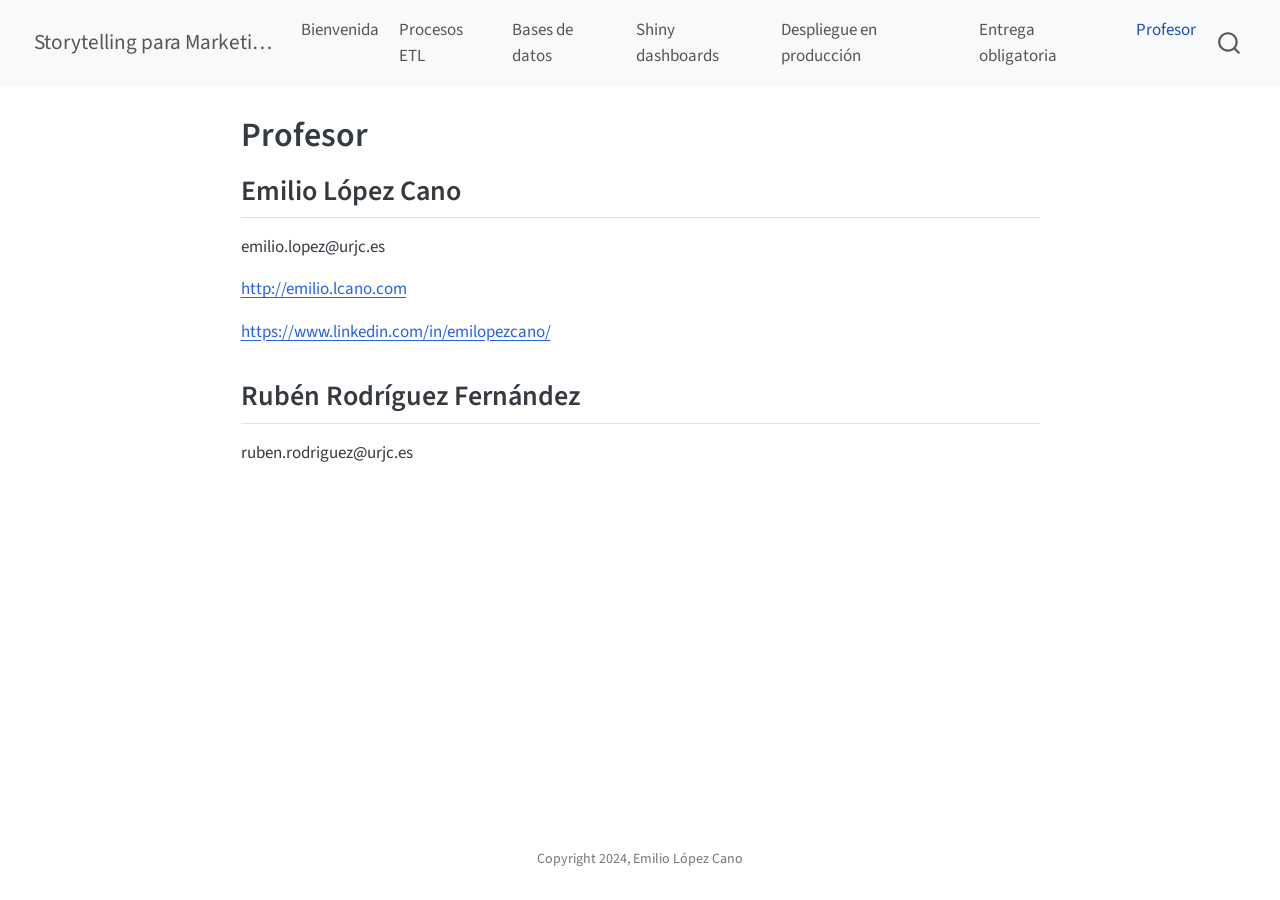
<file: about.html>
<!DOCTYPE html>
<html xmlns="http://www.w3.org/1999/xhtml" lang="es" xml:lang="es"><head>

<meta charset="utf-8">
<meta name="generator" content="quarto-1.8.24">

<meta name="viewport" content="width=device-width, initial-scale=1.0, user-scalable=yes">


<title>Profesor – Storytelling para Marketing</title>
<style>
code{white-space: pre-wrap;}
span.smallcaps{font-variant: small-caps;}
div.columns{display: flex; gap: min(4vw, 1.5em);}
div.column{flex: auto; overflow-x: auto;}
div.hanging-indent{margin-left: 1.5em; text-indent: -1.5em;}
ul.task-list{list-style: none;}
ul.task-list li input[type="checkbox"] {
  width: 0.8em;
  margin: 0 0.8em 0.2em -1em; /* quarto-specific, see https://github.com/quarto-dev/quarto-cli/issues/4556 */ 
  vertical-align: middle;
}
</style>


<script src="site_libs/quarto-nav/quarto-nav.js"></script>
<script src="site_libs/quarto-nav/headroom.min.js"></script>
<script src="site_libs/clipboard/clipboard.min.js"></script>
<script src="site_libs/quarto-search/autocomplete.umd.js"></script>
<script src="site_libs/quarto-search/fuse.min.js"></script>
<script src="site_libs/quarto-search/quarto-search.js"></script>
<meta name="quarto:offset" content="./">
<script src="site_libs/quarto-html/quarto.js" type="module"></script>
<script src="site_libs/quarto-html/tabsets/tabsets.js" type="module"></script>
<script src="site_libs/quarto-html/axe/axe-check.js" type="module"></script>
<script src="site_libs/quarto-html/popper.min.js"></script>
<script src="site_libs/quarto-html/tippy.umd.min.js"></script>
<script src="site_libs/quarto-html/anchor.min.js"></script>
<link href="site_libs/quarto-html/tippy.css" rel="stylesheet">
<link href="site_libs/quarto-html/quarto-syntax-highlighting-dc55a5b9e770e841cd82e46aadbfb9b0.css" rel="stylesheet" id="quarto-text-highlighting-styles">
<script src="site_libs/bootstrap/bootstrap.min.js"></script>
<link href="site_libs/bootstrap/bootstrap-icons.css" rel="stylesheet">
<link href="site_libs/bootstrap/bootstrap-5b4ad623e5705c0698d39aec6f10cf02.min.css" rel="stylesheet" append-hash="true" id="quarto-bootstrap" data-mode="light">
<script id="quarto-search-options" type="application/json">{
  "location": "navbar",
  "copy-button": false,
  "collapse-after": 3,
  "panel-placement": "end",
  "type": "overlay",
  "limit": 50,
  "keyboard-shortcut": [
    "f",
    "/",
    "s"
  ],
  "show-item-context": false,
  "language": {
    "search-no-results-text": "No se han encontrado resultados",
    "search-matching-documents-text": "documentos encontrados",
    "search-copy-link-title": "Copiar el enlace en la búsqueda",
    "search-hide-matches-text": "Ocultar resultados adicionales",
    "search-more-match-text": "resultado adicional en este documento",
    "search-more-matches-text": "resultados adicionales en este documento",
    "search-clear-button-title": "Borrar",
    "search-text-placeholder": "",
    "search-detached-cancel-button-title": "Cancelar",
    "search-submit-button-title": "Enviar",
    "search-label": "Buscar"
  }
}</script>


<link rel="stylesheet" href="styles.css">
</head>

<body class="nav-fixed fullcontent quarto-light">

<div id="quarto-search-results"></div>
  <header id="quarto-header" class="headroom fixed-top">
    <nav class="navbar navbar-expand-lg " data-bs-theme="dark">
      <div class="navbar-container container-fluid">
      <div class="navbar-brand-container mx-auto">
    <a href="./index.html" class="navbar-brand navbar-brand-logo">
    </a>
    <a class="navbar-brand" href="./index.html">
    <span class="navbar-title">Storytelling para Marketing</span>
    </a>
  </div>
            <div id="quarto-search" class="" title="Buscar"></div>
          <button class="navbar-toggler" type="button" data-bs-toggle="collapse" data-bs-target="#navbarCollapse" aria-controls="navbarCollapse" role="menu" aria-expanded="false" aria-label="Navegación de palanca" onclick="if (window.quartoToggleHeadroom) { window.quartoToggleHeadroom(); }">
  <span class="navbar-toggler-icon"></span>
</button>
          <div class="collapse navbar-collapse" id="navbarCollapse">
            <ul class="navbar-nav navbar-nav-scroll me-auto">
  <li class="nav-item">
    <a class="nav-link" href="./index.html"> 
<span class="menu-text">Bienvenida</span></a>
  </li>  
  <li class="nav-item">
    <a class="nav-link" href="./etl.html"> 
<span class="menu-text">Procesos ETL</span></a>
  </li>  
  <li class="nav-item">
    <a class="nav-link" href="./db.html"> 
<span class="menu-text">Bases de datos</span></a>
  </li>  
  <li class="nav-item">
    <a class="nav-link" href="./shiny.html"> 
<span class="menu-text">Shiny dashboards</span></a>
  </li>  
  <li class="nav-item">
    <a class="nav-link" href="./despliegue.html"> 
<span class="menu-text">Despliegue en producción</span></a>
  </li>  
  <li class="nav-item">
    <a class="nav-link" href="./submission.html"> 
<span class="menu-text">Entrega obligatoria</span></a>
  </li>  
  <li class="nav-item">
    <a class="nav-link active" href="./about.html" aria-current="page"> 
<span class="menu-text">Profesor</span></a>
  </li>  
</ul>
          </div> <!-- /navcollapse -->
            <div class="quarto-navbar-tools">
</div>
      </div> <!-- /container-fluid -->
    </nav>
</header>
<!-- content -->
<div id="quarto-content" class="quarto-container page-columns page-rows-contents page-layout-article page-navbar">
<!-- sidebar -->
<!-- margin-sidebar -->
    
<!-- main -->
<main class="content" id="quarto-document-content">

<header id="title-block-header" class="quarto-title-block default">
<div class="quarto-title">
<h1 class="title">Profesor</h1>
</div>



<div class="quarto-title-meta">

    
  
    
  </div>
  


</header>


<section id="emilio-lópez-cano" class="level2">
<h2 class="anchored" data-anchor-id="emilio-lópez-cano">Emilio López Cano</h2>
<p>emilio.lopez@urjc.es</p>
<p><a href="http://emilio.lcano.com" class="uri">http://emilio.lcano.com</a></p>
<p><a href="https://www.linkedin.com/in/emilopezcano/" class="uri">https://www.linkedin.com/in/emilopezcano/</a></p>
</section>
<section id="rubén-rodríguez-fernández" class="level2">
<h2 class="anchored" data-anchor-id="rubén-rodríguez-fernández">Rubén Rodríguez Fernández</h2>
<p>ruben.rodriguez@urjc.es</p>


</section>

</main> <!-- /main -->
<script id="quarto-html-after-body" type="application/javascript">
  window.document.addEventListener("DOMContentLoaded", function (event) {
    const icon = "";
    const anchorJS = new window.AnchorJS();
    anchorJS.options = {
      placement: 'right',
      icon: icon
    };
    anchorJS.add('.anchored');
    const isCodeAnnotation = (el) => {
      for (const clz of el.classList) {
        if (clz.startsWith('code-annotation-')) {                     
          return true;
        }
      }
      return false;
    }
    const onCopySuccess = function(e) {
      // button target
      const button = e.trigger;
      // don't keep focus
      button.blur();
      // flash "checked"
      button.classList.add('code-copy-button-checked');
      var currentTitle = button.getAttribute("title");
      button.setAttribute("title", "Copiado");
      let tooltip;
      if (window.bootstrap) {
        button.setAttribute("data-bs-toggle", "tooltip");
        button.setAttribute("data-bs-placement", "left");
        button.setAttribute("data-bs-title", "Copiado");
        tooltip = new bootstrap.Tooltip(button, 
          { trigger: "manual", 
            customClass: "code-copy-button-tooltip",
            offset: [0, -8]});
        tooltip.show();    
      }
      setTimeout(function() {
        if (tooltip) {
          tooltip.hide();
          button.removeAttribute("data-bs-title");
          button.removeAttribute("data-bs-toggle");
          button.removeAttribute("data-bs-placement");
        }
        button.setAttribute("title", currentTitle);
        button.classList.remove('code-copy-button-checked');
      }, 1000);
      // clear code selection
      e.clearSelection();
    }
    const getTextToCopy = function(trigger) {
      const outerScaffold = trigger.parentElement.cloneNode(true);
      const codeEl = outerScaffold.querySelector('code');
      for (const childEl of codeEl.children) {
        if (isCodeAnnotation(childEl)) {
          childEl.remove();
        }
      }
      return codeEl.innerText;
    }
    const clipboard = new window.ClipboardJS('.code-copy-button:not([data-in-quarto-modal])', {
      text: getTextToCopy
    });
    clipboard.on('success', onCopySuccess);
    if (window.document.getElementById('quarto-embedded-source-code-modal')) {
      const clipboardModal = new window.ClipboardJS('.code-copy-button[data-in-quarto-modal]', {
        text: getTextToCopy,
        container: window.document.getElementById('quarto-embedded-source-code-modal')
      });
      clipboardModal.on('success', onCopySuccess);
    }
      var localhostRegex = new RegExp(/^(?:http|https):\/\/localhost\:?[0-9]*\//);
      var mailtoRegex = new RegExp(/^mailto:/);
        var filterRegex = new RegExp("https:\/\/URJCDSLab\.github\.io\/storytelling_umu\/");
      var isInternal = (href) => {
          return filterRegex.test(href) || localhostRegex.test(href) || mailtoRegex.test(href);
      }
      // Inspect non-navigation links and adorn them if external
     var links = window.document.querySelectorAll('a[href]:not(.nav-link):not(.navbar-brand):not(.toc-action):not(.sidebar-link):not(.sidebar-item-toggle):not(.pagination-link):not(.no-external):not([aria-hidden]):not(.dropdown-item):not(.quarto-navigation-tool):not(.about-link)');
      for (var i=0; i<links.length; i++) {
        const link = links[i];
        if (!isInternal(link.href)) {
          // undo the damage that might have been done by quarto-nav.js in the case of
          // links that we want to consider external
          if (link.dataset.originalHref !== undefined) {
            link.href = link.dataset.originalHref;
          }
        }
      }
    function tippyHover(el, contentFn, onTriggerFn, onUntriggerFn) {
      const config = {
        allowHTML: true,
        maxWidth: 500,
        delay: 100,
        arrow: false,
        appendTo: function(el) {
            return el.parentElement;
        },
        interactive: true,
        interactiveBorder: 10,
        theme: 'quarto',
        placement: 'bottom-start',
      };
      if (contentFn) {
        config.content = contentFn;
      }
      if (onTriggerFn) {
        config.onTrigger = onTriggerFn;
      }
      if (onUntriggerFn) {
        config.onUntrigger = onUntriggerFn;
      }
      window.tippy(el, config); 
    }
    const noterefs = window.document.querySelectorAll('a[role="doc-noteref"]');
    for (var i=0; i<noterefs.length; i++) {
      const ref = noterefs[i];
      tippyHover(ref, function() {
        // use id or data attribute instead here
        let href = ref.getAttribute('data-footnote-href') || ref.getAttribute('href');
        try { href = new URL(href).hash; } catch {}
        const id = href.replace(/^#\/?/, "");
        const note = window.document.getElementById(id);
        if (note) {
          return note.innerHTML;
        } else {
          return "";
        }
      });
    }
    const xrefs = window.document.querySelectorAll('a.quarto-xref');
    const processXRef = (id, note) => {
      // Strip column container classes
      const stripColumnClz = (el) => {
        el.classList.remove("page-full", "page-columns");
        if (el.children) {
          for (const child of el.children) {
            stripColumnClz(child);
          }
        }
      }
      stripColumnClz(note)
      if (id === null || id.startsWith('sec-')) {
        // Special case sections, only their first couple elements
        const container = document.createElement("div");
        if (note.children && note.children.length > 2) {
          container.appendChild(note.children[0].cloneNode(true));
          for (let i = 1; i < note.children.length; i++) {
            const child = note.children[i];
            if (child.tagName === "P" && child.innerText === "") {
              continue;
            } else {
              container.appendChild(child.cloneNode(true));
              break;
            }
          }
          if (window.Quarto?.typesetMath) {
            window.Quarto.typesetMath(container);
          }
          return container.innerHTML
        } else {
          if (window.Quarto?.typesetMath) {
            window.Quarto.typesetMath(note);
          }
          return note.innerHTML;
        }
      } else {
        // Remove any anchor links if they are present
        const anchorLink = note.querySelector('a.anchorjs-link');
        if (anchorLink) {
          anchorLink.remove();
        }
        if (window.Quarto?.typesetMath) {
          window.Quarto.typesetMath(note);
        }
        if (note.classList.contains("callout")) {
          return note.outerHTML;
        } else {
          return note.innerHTML;
        }
      }
    }
    for (var i=0; i<xrefs.length; i++) {
      const xref = xrefs[i];
      tippyHover(xref, undefined, function(instance) {
        instance.disable();
        let url = xref.getAttribute('href');
        let hash = undefined; 
        if (url.startsWith('#')) {
          hash = url;
        } else {
          try { hash = new URL(url).hash; } catch {}
        }
        if (hash) {
          const id = hash.replace(/^#\/?/, "");
          const note = window.document.getElementById(id);
          if (note !== null) {
            try {
              const html = processXRef(id, note.cloneNode(true));
              instance.setContent(html);
            } finally {
              instance.enable();
              instance.show();
            }
          } else {
            // See if we can fetch this
            fetch(url.split('#')[0])
            .then(res => res.text())
            .then(html => {
              const parser = new DOMParser();
              const htmlDoc = parser.parseFromString(html, "text/html");
              const note = htmlDoc.getElementById(id);
              if (note !== null) {
                const html = processXRef(id, note);
                instance.setContent(html);
              } 
            }).finally(() => {
              instance.enable();
              instance.show();
            });
          }
        } else {
          // See if we can fetch a full url (with no hash to target)
          // This is a special case and we should probably do some content thinning / targeting
          fetch(url)
          .then(res => res.text())
          .then(html => {
            const parser = new DOMParser();
            const htmlDoc = parser.parseFromString(html, "text/html");
            const note = htmlDoc.querySelector('main.content');
            if (note !== null) {
              // This should only happen for chapter cross references
              // (since there is no id in the URL)
              // remove the first header
              if (note.children.length > 0 && note.children[0].tagName === "HEADER") {
                note.children[0].remove();
              }
              const html = processXRef(null, note);
              instance.setContent(html);
            } 
          }).finally(() => {
            instance.enable();
            instance.show();
          });
        }
      }, function(instance) {
      });
    }
        let selectedAnnoteEl;
        const selectorForAnnotation = ( cell, annotation) => {
          let cellAttr = 'data-code-cell="' + cell + '"';
          let lineAttr = 'data-code-annotation="' +  annotation + '"';
          const selector = 'span[' + cellAttr + '][' + lineAttr + ']';
          return selector;
        }
        const selectCodeLines = (annoteEl) => {
          const doc = window.document;
          const targetCell = annoteEl.getAttribute("data-target-cell");
          const targetAnnotation = annoteEl.getAttribute("data-target-annotation");
          const annoteSpan = window.document.querySelector(selectorForAnnotation(targetCell, targetAnnotation));
          const lines = annoteSpan.getAttribute("data-code-lines").split(",");
          const lineIds = lines.map((line) => {
            return targetCell + "-" + line;
          })
          let top = null;
          let height = null;
          let parent = null;
          if (lineIds.length > 0) {
              //compute the position of the single el (top and bottom and make a div)
              const el = window.document.getElementById(lineIds[0]);
              top = el.offsetTop;
              height = el.offsetHeight;
              parent = el.parentElement.parentElement;
            if (lineIds.length > 1) {
              const lastEl = window.document.getElementById(lineIds[lineIds.length - 1]);
              const bottom = lastEl.offsetTop + lastEl.offsetHeight;
              height = bottom - top;
            }
            if (top !== null && height !== null && parent !== null) {
              // cook up a div (if necessary) and position it 
              let div = window.document.getElementById("code-annotation-line-highlight");
              if (div === null) {
                div = window.document.createElement("div");
                div.setAttribute("id", "code-annotation-line-highlight");
                div.style.position = 'absolute';
                parent.appendChild(div);
              }
              div.style.top = top - 2 + "px";
              div.style.height = height + 4 + "px";
              div.style.left = 0;
              let gutterDiv = window.document.getElementById("code-annotation-line-highlight-gutter");
              if (gutterDiv === null) {
                gutterDiv = window.document.createElement("div");
                gutterDiv.setAttribute("id", "code-annotation-line-highlight-gutter");
                gutterDiv.style.position = 'absolute';
                const codeCell = window.document.getElementById(targetCell);
                const gutter = codeCell.querySelector('.code-annotation-gutter');
                gutter.appendChild(gutterDiv);
              }
              gutterDiv.style.top = top - 2 + "px";
              gutterDiv.style.height = height + 4 + "px";
            }
            selectedAnnoteEl = annoteEl;
          }
        };
        const unselectCodeLines = () => {
          const elementsIds = ["code-annotation-line-highlight", "code-annotation-line-highlight-gutter"];
          elementsIds.forEach((elId) => {
            const div = window.document.getElementById(elId);
            if (div) {
              div.remove();
            }
          });
          selectedAnnoteEl = undefined;
        };
          // Handle positioning of the toggle
      window.addEventListener(
        "resize",
        throttle(() => {
          elRect = undefined;
          if (selectedAnnoteEl) {
            selectCodeLines(selectedAnnoteEl);
          }
        }, 10)
      );
      function throttle(fn, ms) {
      let throttle = false;
      let timer;
        return (...args) => {
          if(!throttle) { // first call gets through
              fn.apply(this, args);
              throttle = true;
          } else { // all the others get throttled
              if(timer) clearTimeout(timer); // cancel #2
              timer = setTimeout(() => {
                fn.apply(this, args);
                timer = throttle = false;
              }, ms);
          }
        };
      }
        // Attach click handler to the DT
        const annoteDls = window.document.querySelectorAll('dt[data-target-cell]');
        for (const annoteDlNode of annoteDls) {
          annoteDlNode.addEventListener('click', (event) => {
            const clickedEl = event.target;
            if (clickedEl !== selectedAnnoteEl) {
              unselectCodeLines();
              const activeEl = window.document.querySelector('dt[data-target-cell].code-annotation-active');
              if (activeEl) {
                activeEl.classList.remove('code-annotation-active');
              }
              selectCodeLines(clickedEl);
              clickedEl.classList.add('code-annotation-active');
            } else {
              // Unselect the line
              unselectCodeLines();
              clickedEl.classList.remove('code-annotation-active');
            }
          });
        }
    const findCites = (el) => {
      const parentEl = el.parentElement;
      if (parentEl) {
        const cites = parentEl.dataset.cites;
        if (cites) {
          return {
            el,
            cites: cites.split(' ')
          };
        } else {
          return findCites(el.parentElement)
        }
      } else {
        return undefined;
      }
    };
    var bibliorefs = window.document.querySelectorAll('a[role="doc-biblioref"]');
    for (var i=0; i<bibliorefs.length; i++) {
      const ref = bibliorefs[i];
      const citeInfo = findCites(ref);
      if (citeInfo) {
        tippyHover(citeInfo.el, function() {
          var popup = window.document.createElement('div');
          citeInfo.cites.forEach(function(cite) {
            var citeDiv = window.document.createElement('div');
            citeDiv.classList.add('hanging-indent');
            citeDiv.classList.add('csl-entry');
            var biblioDiv = window.document.getElementById('ref-' + cite);
            if (biblioDiv) {
              citeDiv.innerHTML = biblioDiv.innerHTML;
            }
            popup.appendChild(citeDiv);
          });
          return popup.innerHTML;
        });
      }
    }
  });
  </script>
</div> <!-- /content -->
<footer class="footer">
  <div class="nav-footer">
    <div class="nav-footer-left">
      &nbsp;
    </div>   
    <div class="nav-footer-center">
<p>Copyright 2024, Emilio López Cano</p>
</div>
    <div class="nav-footer-right">
      &nbsp;
    </div>
  </div>
</footer>




</body></html>
</file>
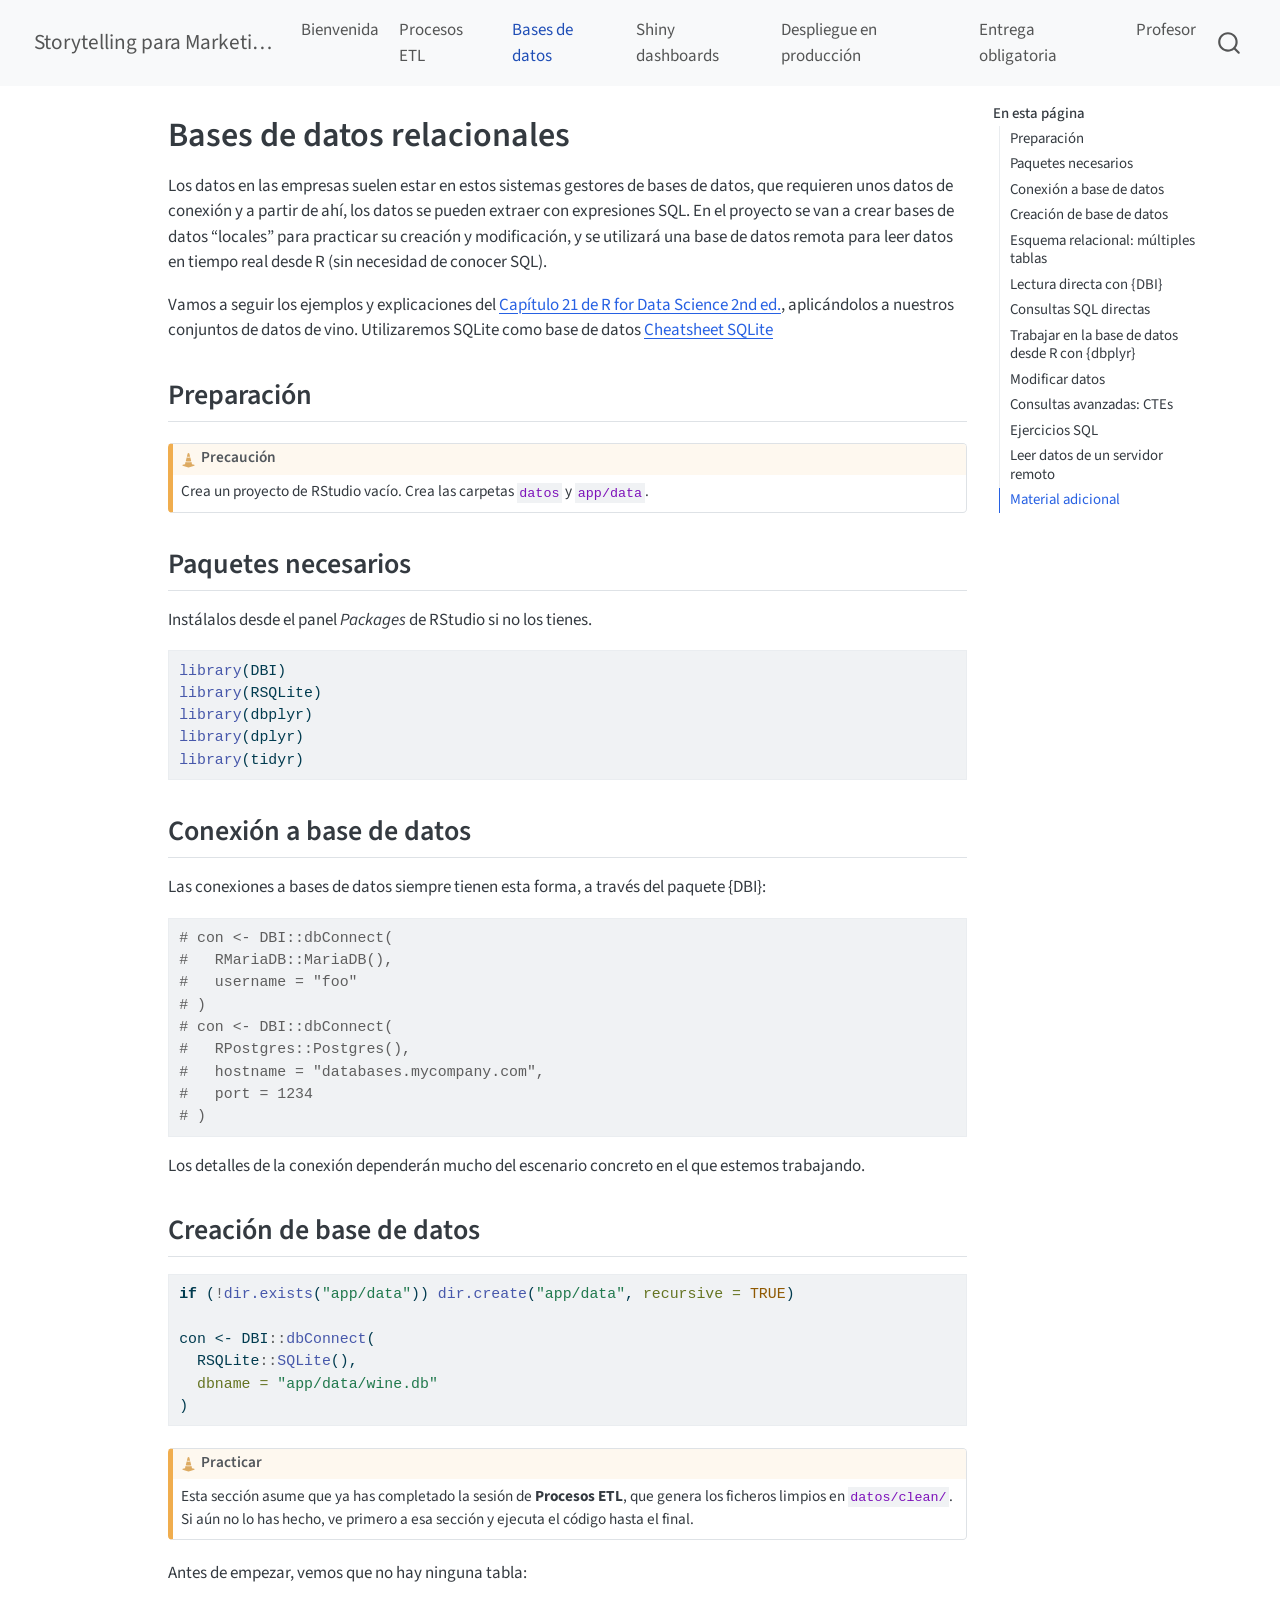
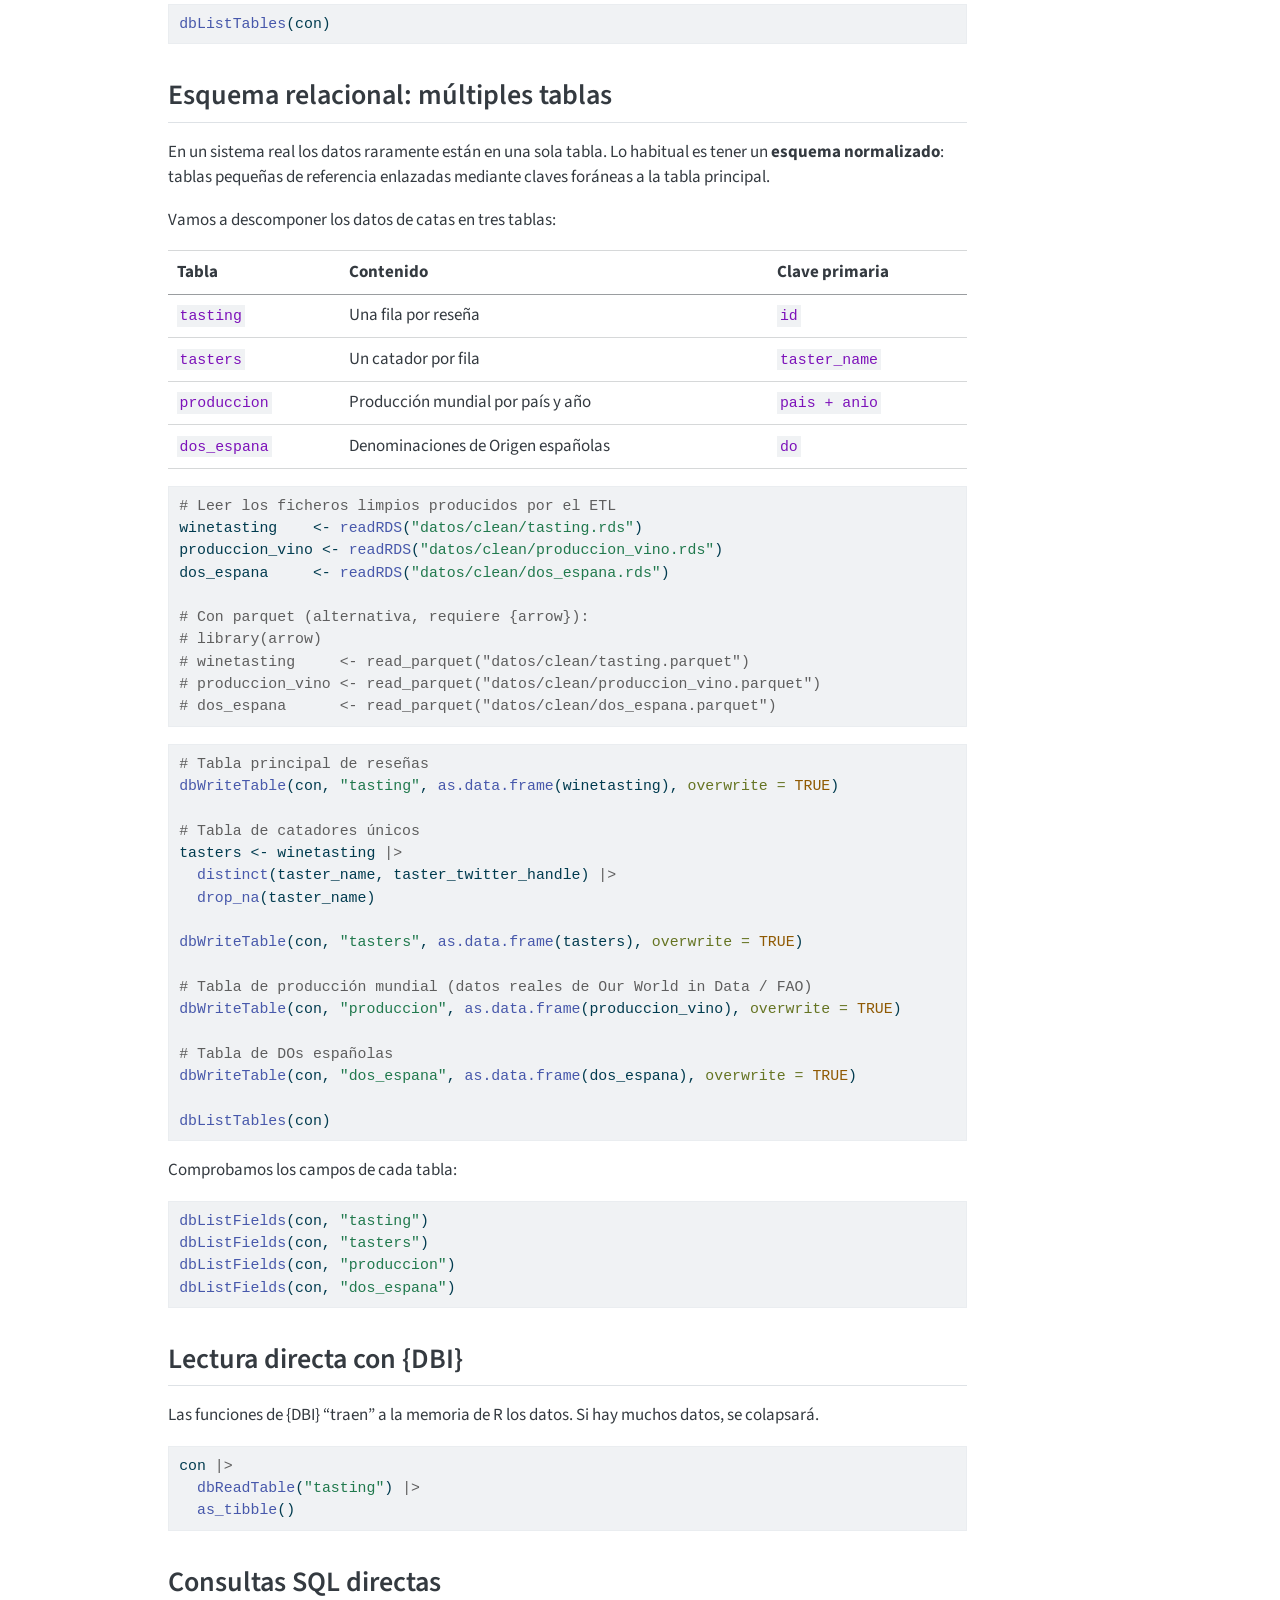
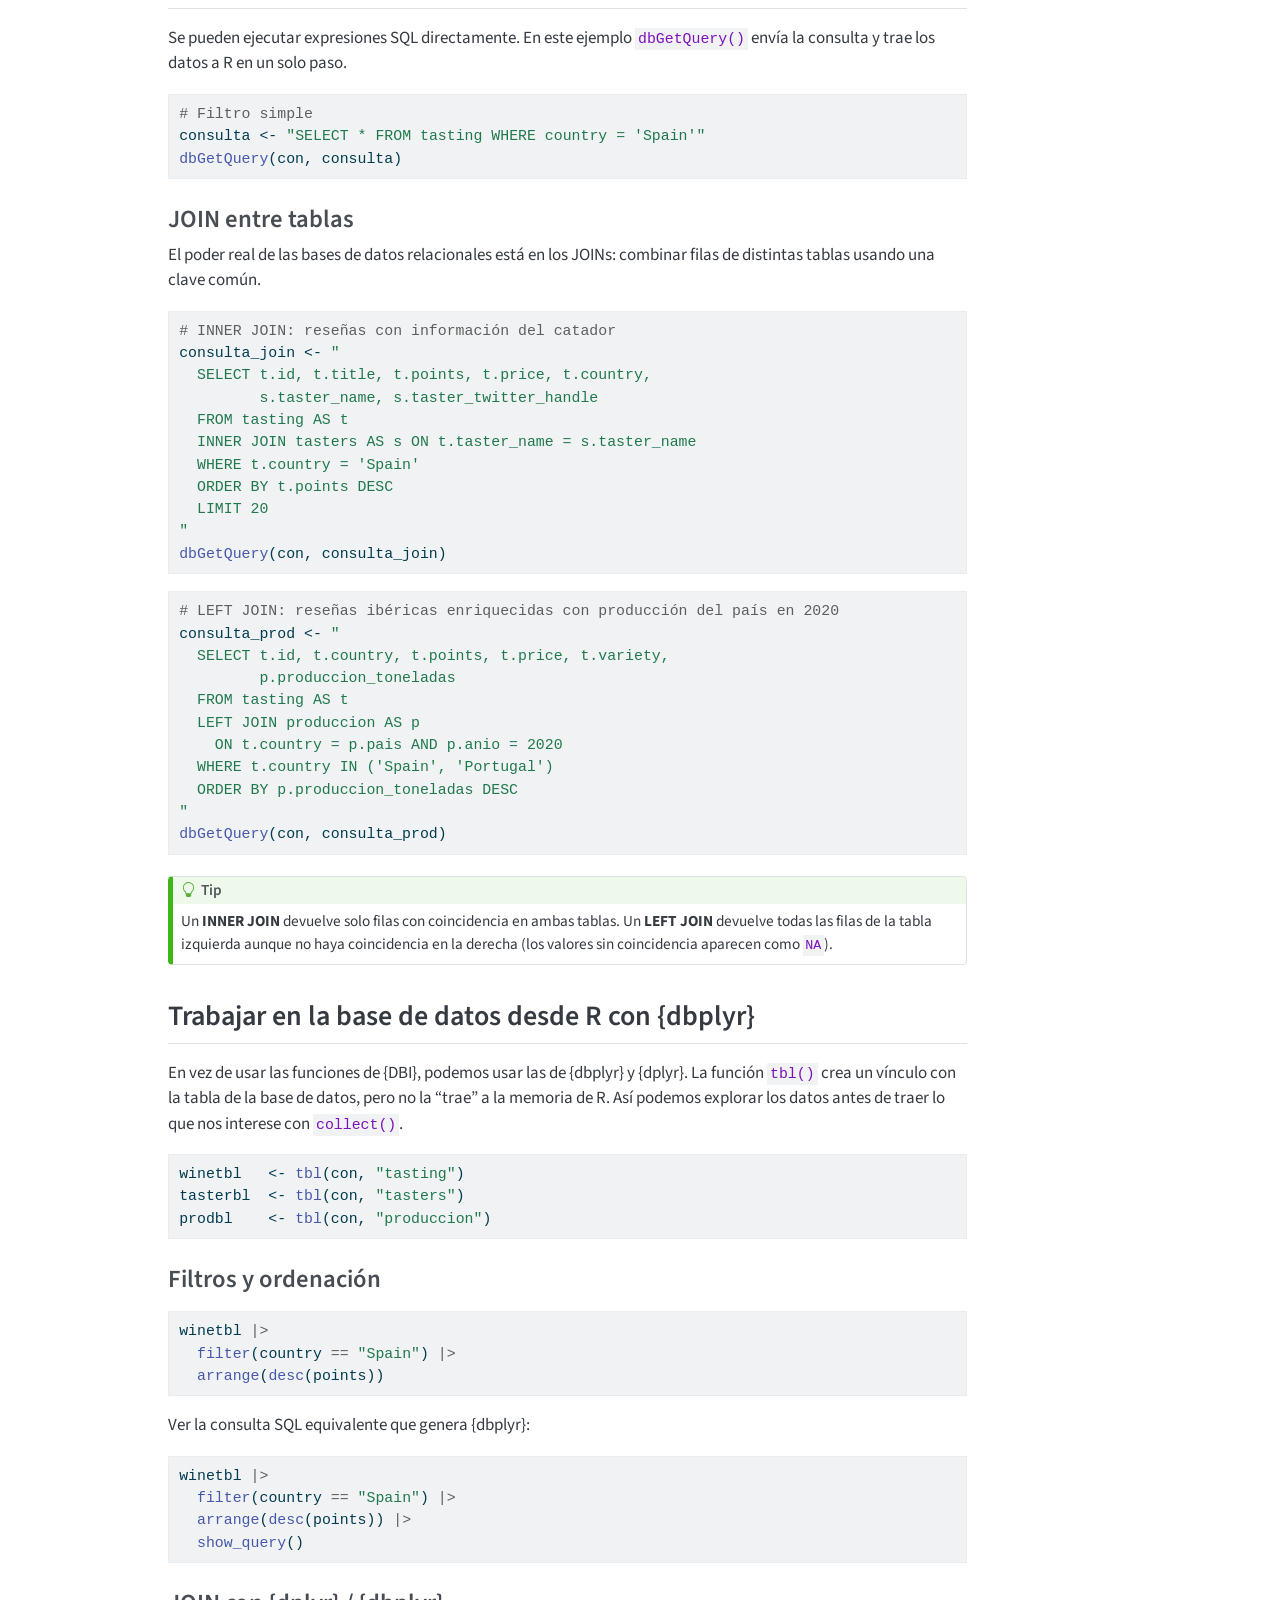
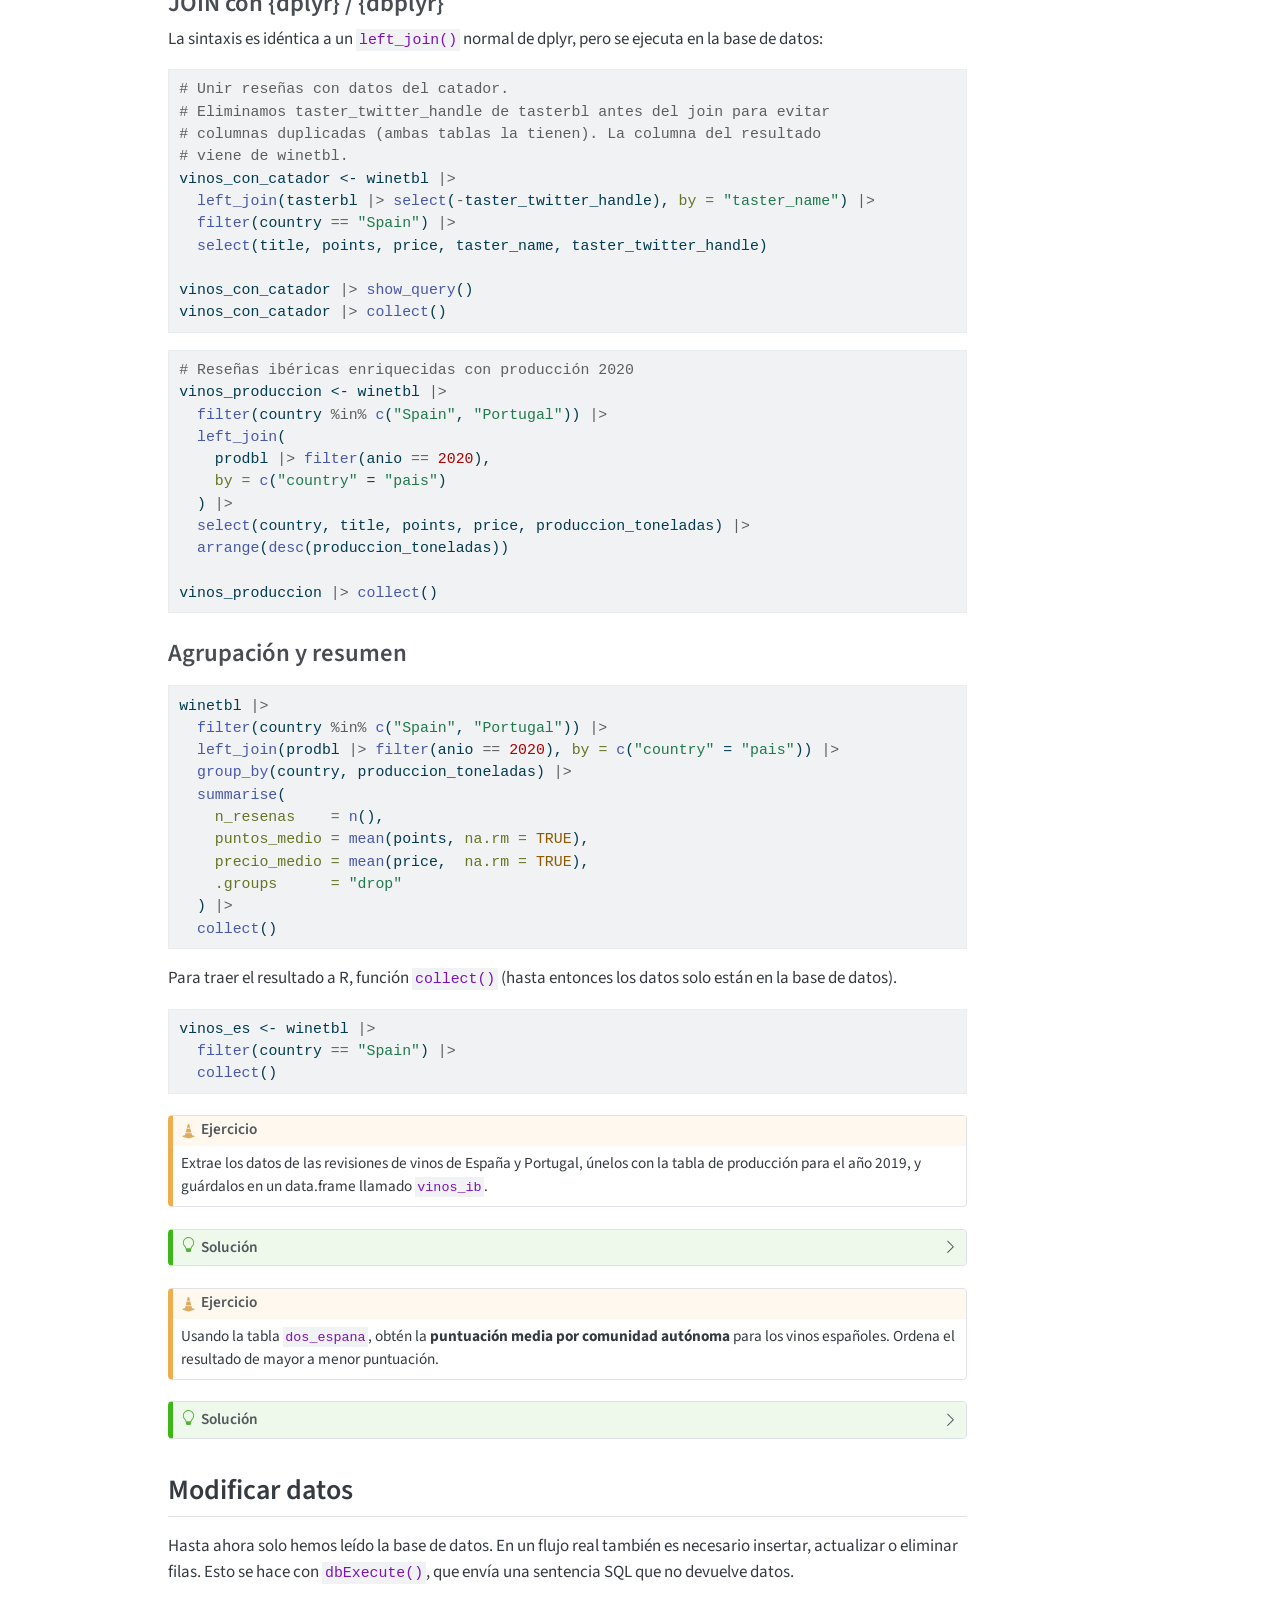
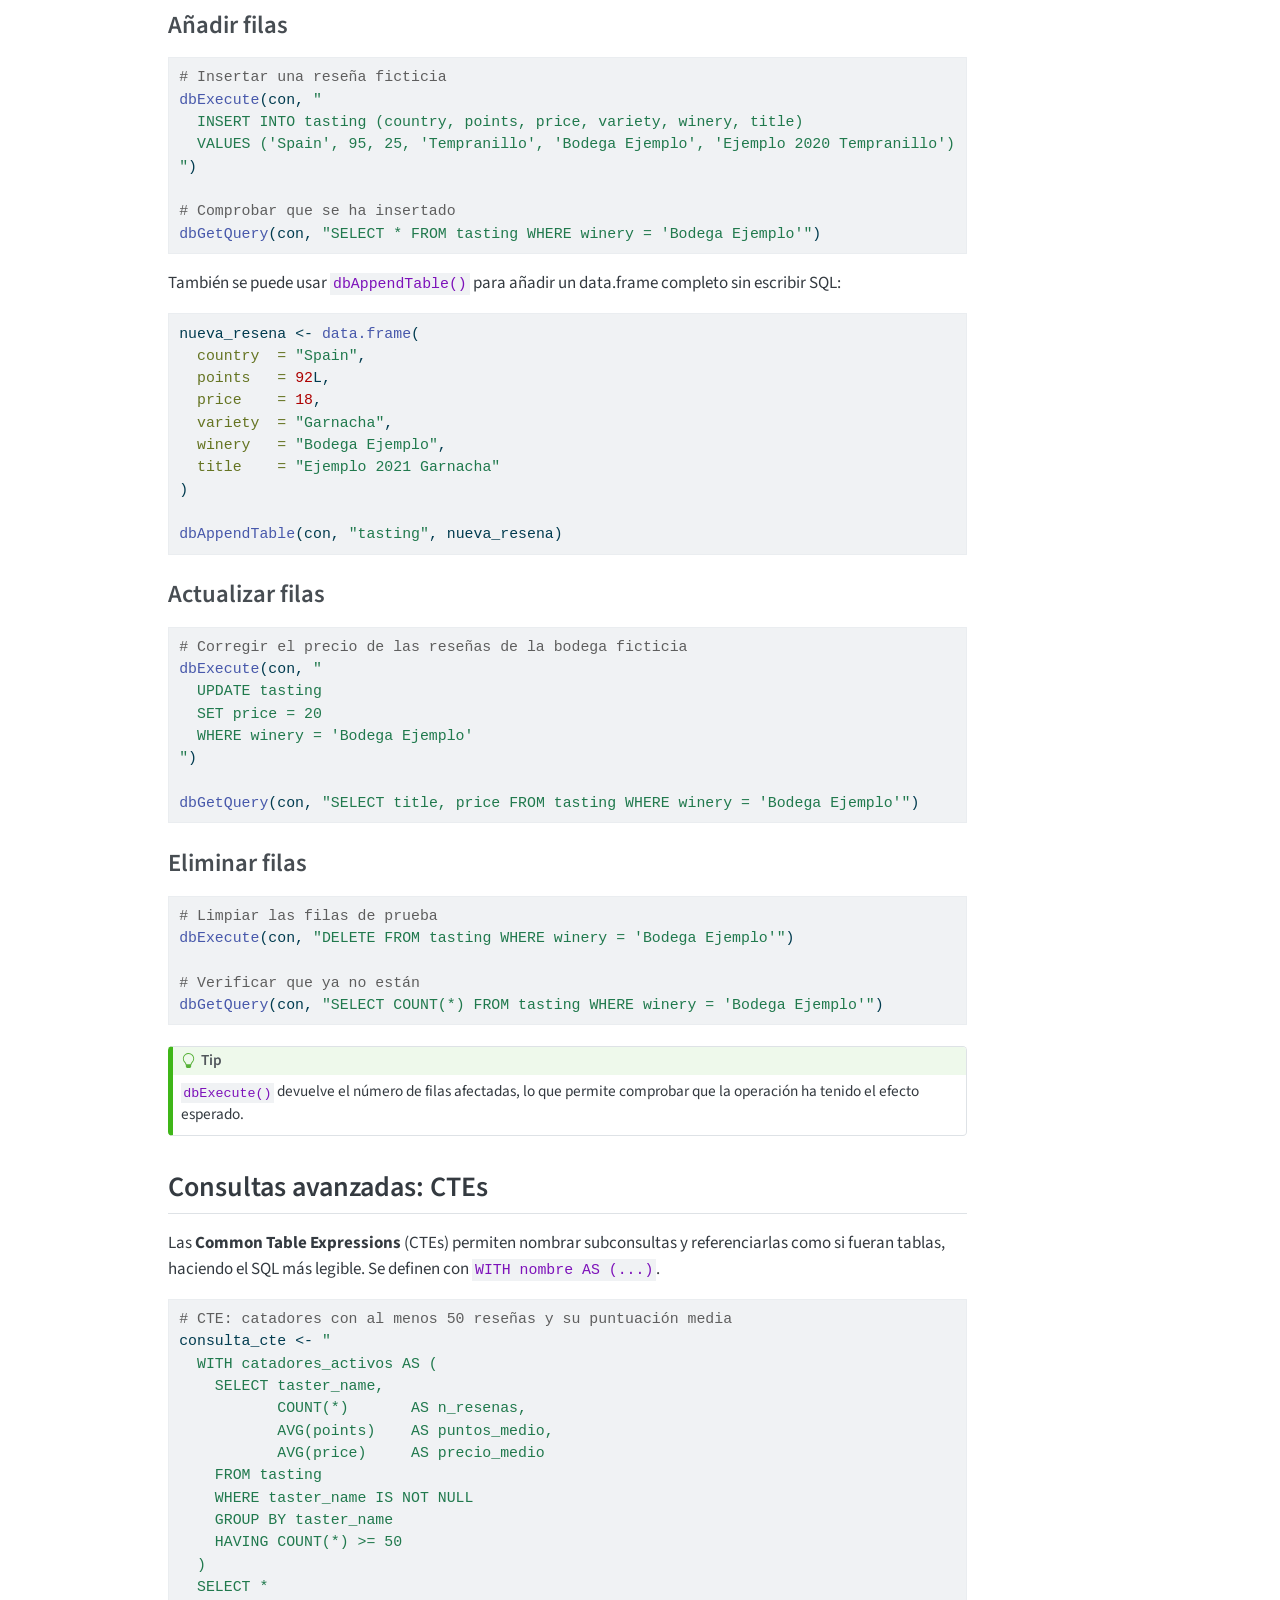
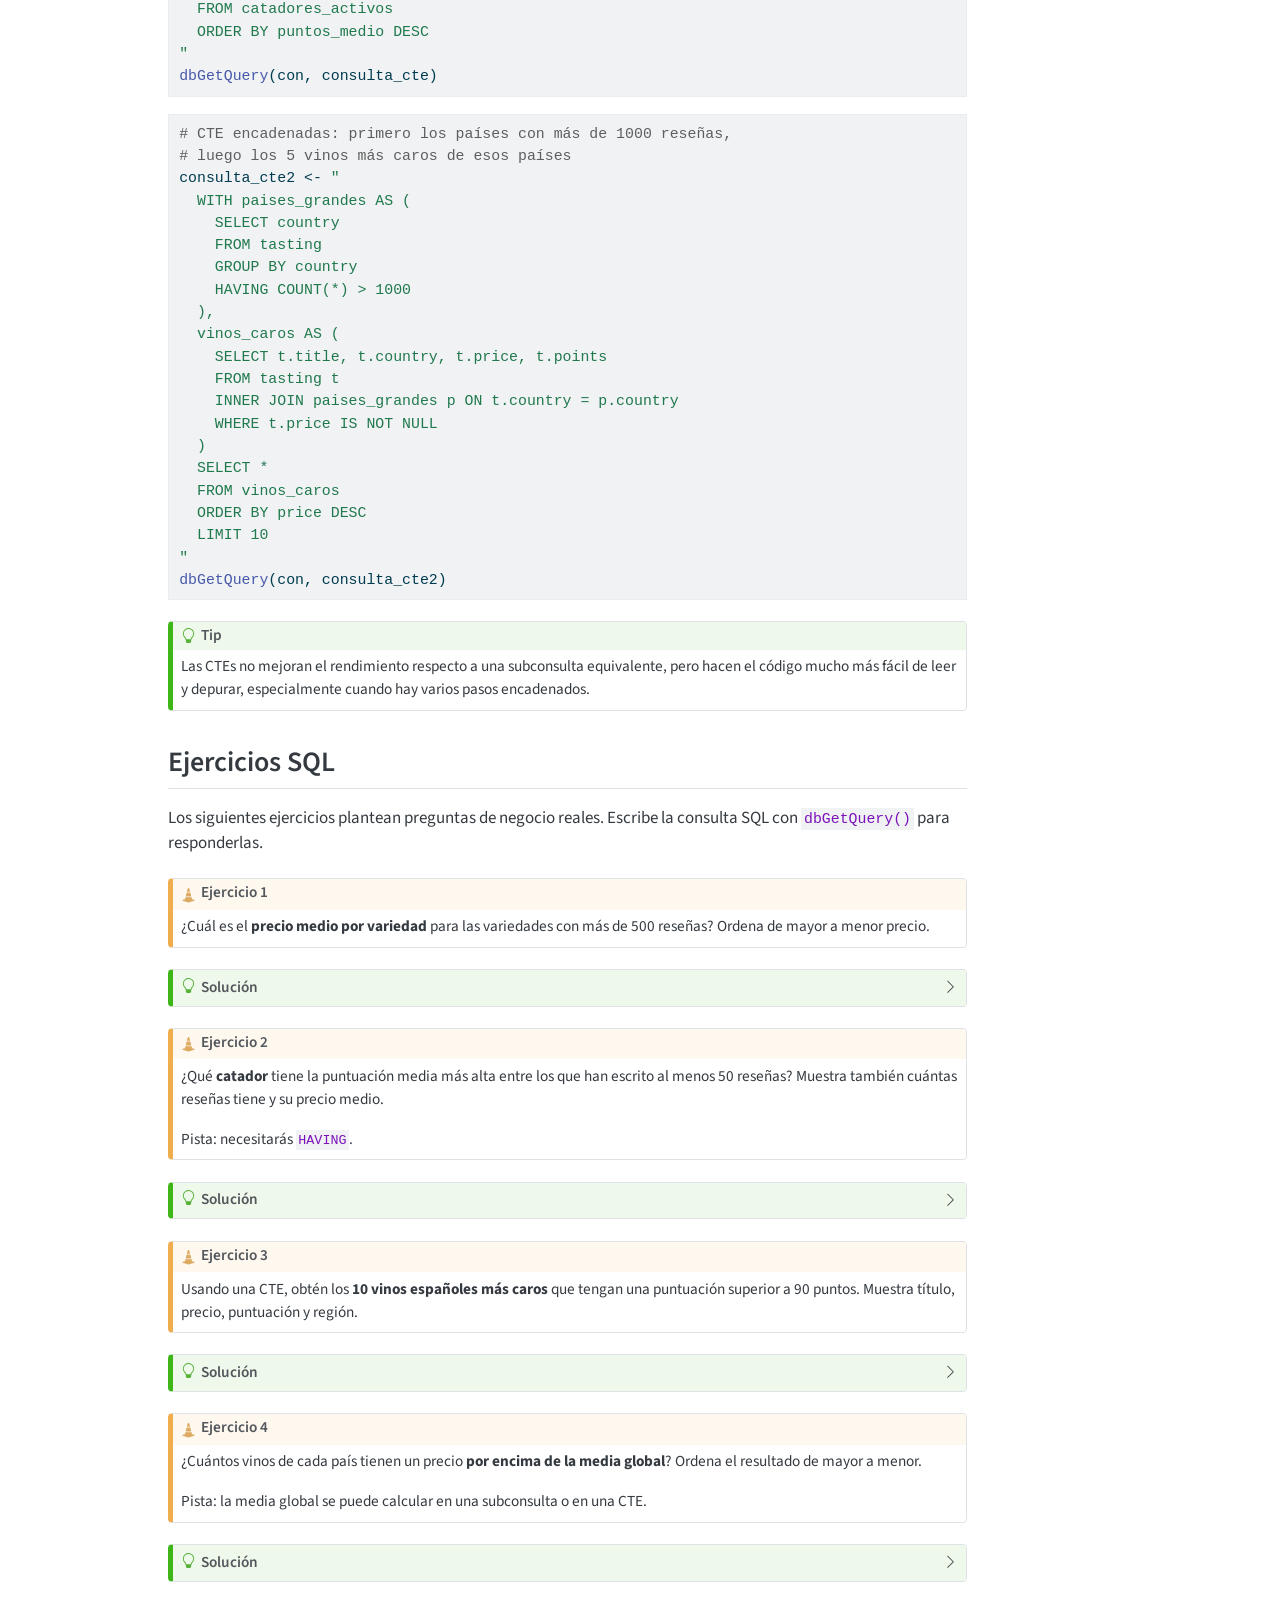
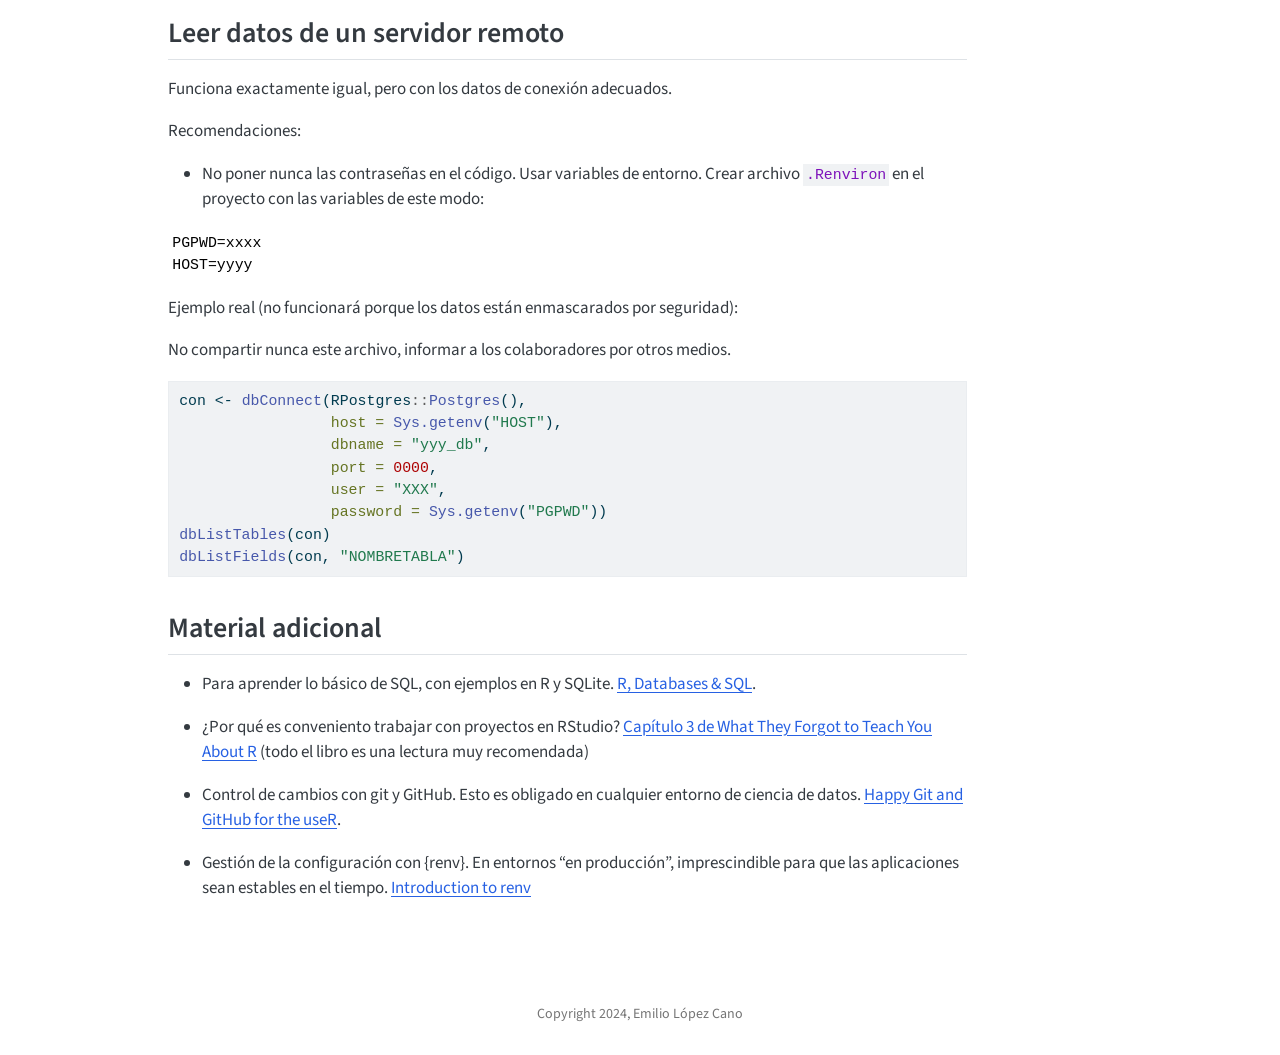
<file: db.html>
<!DOCTYPE html>
<html xmlns="http://www.w3.org/1999/xhtml" lang="es" xml:lang="es"><head>

<meta charset="utf-8">
<meta name="generator" content="quarto-1.8.24">

<meta name="viewport" content="width=device-width, initial-scale=1.0, user-scalable=yes">


<title>Bases de datos relacionales – Storytelling para Marketing</title>
<style>
code{white-space: pre-wrap;}
span.smallcaps{font-variant: small-caps;}
div.columns{display: flex; gap: min(4vw, 1.5em);}
div.column{flex: auto; overflow-x: auto;}
div.hanging-indent{margin-left: 1.5em; text-indent: -1.5em;}
ul.task-list{list-style: none;}
ul.task-list li input[type="checkbox"] {
  width: 0.8em;
  margin: 0 0.8em 0.2em -1em; /* quarto-specific, see https://github.com/quarto-dev/quarto-cli/issues/4556 */ 
  vertical-align: middle;
}
/* CSS for syntax highlighting */
html { -webkit-text-size-adjust: 100%; }
pre > code.sourceCode { white-space: pre; position: relative; }
pre > code.sourceCode > span { display: inline-block; line-height: 1.25; }
pre > code.sourceCode > span:empty { height: 1.2em; }
.sourceCode { overflow: visible; }
code.sourceCode > span { color: inherit; text-decoration: inherit; }
div.sourceCode { margin: 1em 0; }
pre.sourceCode { margin: 0; }
@media screen {
div.sourceCode { overflow: auto; }
}
@media print {
pre > code.sourceCode { white-space: pre-wrap; }
pre > code.sourceCode > span { text-indent: -5em; padding-left: 5em; }
}
pre.numberSource code
  { counter-reset: source-line 0; }
pre.numberSource code > span
  { position: relative; left: -4em; counter-increment: source-line; }
pre.numberSource code > span > a:first-child::before
  { content: counter(source-line);
    position: relative; left: -1em; text-align: right; vertical-align: baseline;
    border: none; display: inline-block;
    -webkit-touch-callout: none; -webkit-user-select: none;
    -khtml-user-select: none; -moz-user-select: none;
    -ms-user-select: none; user-select: none;
    padding: 0 4px; width: 4em;
  }
pre.numberSource { margin-left: 3em;  padding-left: 4px; }
div.sourceCode
  {   }
@media screen {
pre > code.sourceCode > span > a:first-child::before { text-decoration: underline; }
}
</style>


<script src="site_libs/quarto-nav/quarto-nav.js"></script>
<script src="site_libs/quarto-nav/headroom.min.js"></script>
<script src="site_libs/clipboard/clipboard.min.js"></script>
<script src="site_libs/quarto-search/autocomplete.umd.js"></script>
<script src="site_libs/quarto-search/fuse.min.js"></script>
<script src="site_libs/quarto-search/quarto-search.js"></script>
<meta name="quarto:offset" content="./">
<script src="site_libs/quarto-html/quarto.js" type="module"></script>
<script src="site_libs/quarto-html/tabsets/tabsets.js" type="module"></script>
<script src="site_libs/quarto-html/axe/axe-check.js" type="module"></script>
<script src="site_libs/quarto-html/popper.min.js"></script>
<script src="site_libs/quarto-html/tippy.umd.min.js"></script>
<script src="site_libs/quarto-html/anchor.min.js"></script>
<link href="site_libs/quarto-html/tippy.css" rel="stylesheet">
<link href="site_libs/quarto-html/quarto-syntax-highlighting-dc55a5b9e770e841cd82e46aadbfb9b0.css" rel="stylesheet" id="quarto-text-highlighting-styles">
<script src="site_libs/bootstrap/bootstrap.min.js"></script>
<link href="site_libs/bootstrap/bootstrap-icons.css" rel="stylesheet">
<link href="site_libs/bootstrap/bootstrap-5b4ad623e5705c0698d39aec6f10cf02.min.css" rel="stylesheet" append-hash="true" id="quarto-bootstrap" data-mode="light">
<script id="quarto-search-options" type="application/json">{
  "location": "navbar",
  "copy-button": false,
  "collapse-after": 3,
  "panel-placement": "end",
  "type": "overlay",
  "limit": 50,
  "keyboard-shortcut": [
    "f",
    "/",
    "s"
  ],
  "show-item-context": false,
  "language": {
    "search-no-results-text": "No se han encontrado resultados",
    "search-matching-documents-text": "documentos encontrados",
    "search-copy-link-title": "Copiar el enlace en la búsqueda",
    "search-hide-matches-text": "Ocultar resultados adicionales",
    "search-more-match-text": "resultado adicional en este documento",
    "search-more-matches-text": "resultados adicionales en este documento",
    "search-clear-button-title": "Borrar",
    "search-text-placeholder": "",
    "search-detached-cancel-button-title": "Cancelar",
    "search-submit-button-title": "Enviar",
    "search-label": "Buscar"
  }
}</script>


<link rel="stylesheet" href="styles.css">
</head>

<body class="nav-fixed quarto-light">

<div id="quarto-search-results"></div>
  <header id="quarto-header" class="headroom fixed-top">
    <nav class="navbar navbar-expand-lg " data-bs-theme="dark">
      <div class="navbar-container container-fluid">
      <div class="navbar-brand-container mx-auto">
    <a href="./index.html" class="navbar-brand navbar-brand-logo">
    </a>
    <a class="navbar-brand" href="./index.html">
    <span class="navbar-title">Storytelling para Marketing</span>
    </a>
  </div>
            <div id="quarto-search" class="" title="Buscar"></div>
          <button class="navbar-toggler" type="button" data-bs-toggle="collapse" data-bs-target="#navbarCollapse" aria-controls="navbarCollapse" role="menu" aria-expanded="false" aria-label="Navegación de palanca" onclick="if (window.quartoToggleHeadroom) { window.quartoToggleHeadroom(); }">
  <span class="navbar-toggler-icon"></span>
</button>
          <div class="collapse navbar-collapse" id="navbarCollapse">
            <ul class="navbar-nav navbar-nav-scroll me-auto">
  <li class="nav-item">
    <a class="nav-link" href="./index.html"> 
<span class="menu-text">Bienvenida</span></a>
  </li>  
  <li class="nav-item">
    <a class="nav-link" href="./etl.html"> 
<span class="menu-text">Procesos ETL</span></a>
  </li>  
  <li class="nav-item">
    <a class="nav-link active" href="./db.html" aria-current="page"> 
<span class="menu-text">Bases de datos</span></a>
  </li>  
  <li class="nav-item">
    <a class="nav-link" href="./shiny.html"> 
<span class="menu-text">Shiny dashboards</span></a>
  </li>  
  <li class="nav-item">
    <a class="nav-link" href="./despliegue.html"> 
<span class="menu-text">Despliegue en producción</span></a>
  </li>  
  <li class="nav-item">
    <a class="nav-link" href="./submission.html"> 
<span class="menu-text">Entrega obligatoria</span></a>
  </li>  
  <li class="nav-item">
    <a class="nav-link" href="./about.html"> 
<span class="menu-text">Profesor</span></a>
  </li>  
</ul>
          </div> <!-- /navcollapse -->
            <div class="quarto-navbar-tools">
</div>
      </div> <!-- /container-fluid -->
    </nav>
</header>
<!-- content -->
<div id="quarto-content" class="quarto-container page-columns page-rows-contents page-layout-article page-navbar">
<!-- sidebar -->
<!-- margin-sidebar -->
    <div id="quarto-margin-sidebar" class="sidebar margin-sidebar">
        <nav id="TOC" role="doc-toc" class="toc-active">
    <h2 id="toc-title">En esta página</h2>
   
  <ul>
  <li><a href="#preparación" id="toc-preparación" class="nav-link active" data-scroll-target="#preparación">Preparación</a></li>
  <li><a href="#paquetes-necesarios" id="toc-paquetes-necesarios" class="nav-link" data-scroll-target="#paquetes-necesarios">Paquetes necesarios</a></li>
  <li><a href="#conexión-a-base-de-datos" id="toc-conexión-a-base-de-datos" class="nav-link" data-scroll-target="#conexión-a-base-de-datos">Conexión a base de datos</a></li>
  <li><a href="#creación-de-base-de-datos" id="toc-creación-de-base-de-datos" class="nav-link" data-scroll-target="#creación-de-base-de-datos">Creación de base de datos</a></li>
  <li><a href="#esquema-relacional-múltiples-tablas" id="toc-esquema-relacional-múltiples-tablas" class="nav-link" data-scroll-target="#esquema-relacional-múltiples-tablas">Esquema relacional: múltiples tablas</a></li>
  <li><a href="#lectura-directa-con-dbi" id="toc-lectura-directa-con-dbi" class="nav-link" data-scroll-target="#lectura-directa-con-dbi">Lectura directa con {DBI}</a></li>
  <li><a href="#consultas-sql-directas" id="toc-consultas-sql-directas" class="nav-link" data-scroll-target="#consultas-sql-directas">Consultas SQL directas</a>
  <ul class="collapse">
  <li><a href="#join-entre-tablas" id="toc-join-entre-tablas" class="nav-link" data-scroll-target="#join-entre-tablas">JOIN entre tablas</a></li>
  </ul></li>
  <li><a href="#trabajar-en-la-base-de-datos-desde-r-con-dbplyr" id="toc-trabajar-en-la-base-de-datos-desde-r-con-dbplyr" class="nav-link" data-scroll-target="#trabajar-en-la-base-de-datos-desde-r-con-dbplyr">Trabajar en la base de datos desde R con {dbplyr}</a>
  <ul class="collapse">
  <li><a href="#filtros-y-ordenación" id="toc-filtros-y-ordenación" class="nav-link" data-scroll-target="#filtros-y-ordenación">Filtros y ordenación</a></li>
  <li><a href="#join-con-dplyr-dbplyr" id="toc-join-con-dplyr-dbplyr" class="nav-link" data-scroll-target="#join-con-dplyr-dbplyr">JOIN con {dplyr} / {dbplyr}</a></li>
  <li><a href="#agrupación-y-resumen" id="toc-agrupación-y-resumen" class="nav-link" data-scroll-target="#agrupación-y-resumen">Agrupación y resumen</a></li>
  </ul></li>
  <li><a href="#modificar-datos" id="toc-modificar-datos" class="nav-link" data-scroll-target="#modificar-datos">Modificar datos</a>
  <ul class="collapse">
  <li><a href="#añadir-filas" id="toc-añadir-filas" class="nav-link" data-scroll-target="#añadir-filas">Añadir filas</a></li>
  <li><a href="#actualizar-filas" id="toc-actualizar-filas" class="nav-link" data-scroll-target="#actualizar-filas">Actualizar filas</a></li>
  <li><a href="#eliminar-filas" id="toc-eliminar-filas" class="nav-link" data-scroll-target="#eliminar-filas">Eliminar filas</a></li>
  </ul></li>
  <li><a href="#consultas-avanzadas-ctes" id="toc-consultas-avanzadas-ctes" class="nav-link" data-scroll-target="#consultas-avanzadas-ctes">Consultas avanzadas: CTEs</a></li>
  <li><a href="#ejercicios-sql" id="toc-ejercicios-sql" class="nav-link" data-scroll-target="#ejercicios-sql">Ejercicios SQL</a></li>
  <li><a href="#leer-datos-de-un-servidor-remoto" id="toc-leer-datos-de-un-servidor-remoto" class="nav-link" data-scroll-target="#leer-datos-de-un-servidor-remoto">Leer datos de un servidor remoto</a></li>
  <li><a href="#material-adicional" id="toc-material-adicional" class="nav-link" data-scroll-target="#material-adicional">Material adicional</a></li>
  </ul>
</nav>
    </div>
<!-- main -->
<main class="content" id="quarto-document-content">

<header id="title-block-header" class="quarto-title-block default">
<div class="quarto-title">
<h1 class="title">Bases de datos relacionales</h1>
</div>



<div class="quarto-title-meta">

    
  
    
  </div>
  


</header>


<p>Los datos en las empresas suelen estar en estos sistemas gestores de bases de datos, que requieren unos datos de conexión y a partir de ahí, los datos se pueden extraer con expresiones SQL. En el proyecto se van a crear bases de datos “locales” para practicar su creación y modificación, y se utilizará una base de datos remota para leer datos en tiempo real desde R (sin necesidad de conocer SQL).</p>
<p>Vamos a seguir los ejemplos y explicaciones del <a href="https://r4ds.hadley.nz/databases">Capítulo 21 de R for Data Science 2nd ed.</a>, aplicándolos a nuestros conjuntos de datos de vino. Utilizaremos SQLite como base de datos <a href="https://learnsql.com/blog/sql-for-data-analysis-cheat-sheet/">Cheatsheet SQLite</a></p>
<section id="preparación" class="level2">
<h2 class="anchored" data-anchor-id="preparación">Preparación</h2>
<div class="callout callout-style-default callout-caution callout-titled">
<div class="callout-header d-flex align-content-center">
<div class="callout-icon-container">
<i class="callout-icon"></i>
</div>
<div class="callout-title-container flex-fill">
Precaución
</div>
</div>
<div class="callout-body-container callout-body">
<p>Crea un proyecto de RStudio vacío. Crea las carpetas <code>datos</code> y <code>app/data</code>.</p>
</div>
</div>
</section>
<section id="paquetes-necesarios" class="level2">
<h2 class="anchored" data-anchor-id="paquetes-necesarios">Paquetes necesarios</h2>
<p>Instálalos desde el panel <em>Packages</em> de RStudio si no los tienes.</p>
<div class="cell">
<div class="code-copy-outer-scaffold"><div class="sourceCode cell-code" id="cb1"><pre class="sourceCode r code-with-copy"><code class="sourceCode r"><span id="cb1-1"><a href="#cb1-1" aria-hidden="true" tabindex="-1"></a><span class="fu">library</span>(DBI)</span>
<span id="cb1-2"><a href="#cb1-2" aria-hidden="true" tabindex="-1"></a><span class="fu">library</span>(RSQLite)</span>
<span id="cb1-3"><a href="#cb1-3" aria-hidden="true" tabindex="-1"></a><span class="fu">library</span>(dbplyr)</span>
<span id="cb1-4"><a href="#cb1-4" aria-hidden="true" tabindex="-1"></a><span class="fu">library</span>(dplyr)</span>
<span id="cb1-5"><a href="#cb1-5" aria-hidden="true" tabindex="-1"></a><span class="fu">library</span>(tidyr)</span></code></pre></div><button title="Copiar al portapapeles" class="code-copy-button"><i class="bi"></i></button></div>
</div>
</section>
<section id="conexión-a-base-de-datos" class="level2">
<h2 class="anchored" data-anchor-id="conexión-a-base-de-datos">Conexión a base de datos</h2>
<p>Las conexiones a bases de datos siempre tienen esta forma, a través del paquete {DBI}:</p>
<div class="cell">
<div class="code-copy-outer-scaffold"><div class="sourceCode cell-code" id="cb2"><pre class="sourceCode r code-with-copy"><code class="sourceCode r"><span id="cb2-1"><a href="#cb2-1" aria-hidden="true" tabindex="-1"></a><span class="co"># con &lt;- DBI::dbConnect(</span></span>
<span id="cb2-2"><a href="#cb2-2" aria-hidden="true" tabindex="-1"></a><span class="co">#   RMariaDB::MariaDB(),</span></span>
<span id="cb2-3"><a href="#cb2-3" aria-hidden="true" tabindex="-1"></a><span class="co">#   username = "foo"</span></span>
<span id="cb2-4"><a href="#cb2-4" aria-hidden="true" tabindex="-1"></a><span class="co"># )</span></span>
<span id="cb2-5"><a href="#cb2-5" aria-hidden="true" tabindex="-1"></a><span class="co"># con &lt;- DBI::dbConnect(</span></span>
<span id="cb2-6"><a href="#cb2-6" aria-hidden="true" tabindex="-1"></a><span class="co">#   RPostgres::Postgres(),</span></span>
<span id="cb2-7"><a href="#cb2-7" aria-hidden="true" tabindex="-1"></a><span class="co">#   hostname = "databases.mycompany.com",</span></span>
<span id="cb2-8"><a href="#cb2-8" aria-hidden="true" tabindex="-1"></a><span class="co">#   port = 1234</span></span>
<span id="cb2-9"><a href="#cb2-9" aria-hidden="true" tabindex="-1"></a><span class="co"># )</span></span></code></pre></div><button title="Copiar al portapapeles" class="code-copy-button"><i class="bi"></i></button></div>
</div>
<p>Los detalles de la conexión dependerán mucho del escenario concreto en el que estemos trabajando.</p>
</section>
<section id="creación-de-base-de-datos" class="level2">
<h2 class="anchored" data-anchor-id="creación-de-base-de-datos">Creación de base de datos</h2>
<div class="cell">
<div class="code-copy-outer-scaffold"><div class="sourceCode cell-code" id="cb3"><pre class="sourceCode r code-with-copy"><code class="sourceCode r"><span id="cb3-1"><a href="#cb3-1" aria-hidden="true" tabindex="-1"></a><span class="cf">if</span> (<span class="sc">!</span><span class="fu">dir.exists</span>(<span class="st">"app/data"</span>)) <span class="fu">dir.create</span>(<span class="st">"app/data"</span>, <span class="at">recursive =</span> <span class="cn">TRUE</span>)</span>
<span id="cb3-2"><a href="#cb3-2" aria-hidden="true" tabindex="-1"></a></span>
<span id="cb3-3"><a href="#cb3-3" aria-hidden="true" tabindex="-1"></a>con <span class="ot">&lt;-</span> DBI<span class="sc">::</span><span class="fu">dbConnect</span>(</span>
<span id="cb3-4"><a href="#cb3-4" aria-hidden="true" tabindex="-1"></a>  RSQLite<span class="sc">::</span><span class="fu">SQLite</span>(),</span>
<span id="cb3-5"><a href="#cb3-5" aria-hidden="true" tabindex="-1"></a>  <span class="at">dbname =</span> <span class="st">"app/data/wine.db"</span></span>
<span id="cb3-6"><a href="#cb3-6" aria-hidden="true" tabindex="-1"></a>)</span></code></pre></div><button title="Copiar al portapapeles" class="code-copy-button"><i class="bi"></i></button></div>
</div>
<div class="callout callout-style-default callout-caution callout-titled">
<div class="callout-header d-flex align-content-center">
<div class="callout-icon-container">
<i class="callout-icon"></i>
</div>
<div class="callout-title-container flex-fill">
<span class="screen-reader-only">Precaución</span>Practicar
</div>
</div>
<div class="callout-body-container callout-body">
<p>Esta sección asume que ya has completado la sesión de <strong>Procesos ETL</strong>, que genera los ficheros limpios en <code>datos/clean/</code>. Si aún no lo has hecho, ve primero a esa sección y ejecuta el código hasta el final.</p>
</div>
</div>
<p>Antes de empezar, vemos que no hay ninguna tabla:</p>
<div class="cell">
<div class="code-copy-outer-scaffold"><div class="sourceCode cell-code" id="cb4"><pre class="sourceCode r code-with-copy"><code class="sourceCode r"><span id="cb4-1"><a href="#cb4-1" aria-hidden="true" tabindex="-1"></a><span class="fu">dbListTables</span>(con)</span></code></pre></div><button title="Copiar al portapapeles" class="code-copy-button"><i class="bi"></i></button></div>
</div>
</section>
<section id="esquema-relacional-múltiples-tablas" class="level2">
<h2 class="anchored" data-anchor-id="esquema-relacional-múltiples-tablas">Esquema relacional: múltiples tablas</h2>
<p>En un sistema real los datos raramente están en una sola tabla. Lo habitual es tener un <strong>esquema normalizado</strong>: tablas pequeñas de referencia enlazadas mediante claves foráneas a la tabla principal.</p>
<p>Vamos a descomponer los datos de catas en tres tablas:</p>
<table class="caption-top table">
<thead>
<tr class="header">
<th>Tabla</th>
<th>Contenido</th>
<th>Clave primaria</th>
</tr>
</thead>
<tbody>
<tr class="odd">
<td><code>tasting</code></td>
<td>Una fila por reseña</td>
<td><code>id</code></td>
</tr>
<tr class="even">
<td><code>tasters</code></td>
<td>Un catador por fila</td>
<td><code>taster_name</code></td>
</tr>
<tr class="odd">
<td><code>produccion</code></td>
<td>Producción mundial por país y año</td>
<td><code>pais + anio</code></td>
</tr>
<tr class="even">
<td><code>dos_espana</code></td>
<td>Denominaciones de Origen españolas</td>
<td><code>do</code></td>
</tr>
</tbody>
</table>
<div class="cell">
<div class="code-copy-outer-scaffold"><div class="sourceCode cell-code" id="cb5"><pre class="sourceCode r code-with-copy"><code class="sourceCode r"><span id="cb5-1"><a href="#cb5-1" aria-hidden="true" tabindex="-1"></a><span class="co"># Leer los ficheros limpios producidos por el ETL</span></span>
<span id="cb5-2"><a href="#cb5-2" aria-hidden="true" tabindex="-1"></a>winetasting    <span class="ot">&lt;-</span> <span class="fu">readRDS</span>(<span class="st">"datos/clean/tasting.rds"</span>)</span>
<span id="cb5-3"><a href="#cb5-3" aria-hidden="true" tabindex="-1"></a>produccion_vino <span class="ot">&lt;-</span> <span class="fu">readRDS</span>(<span class="st">"datos/clean/produccion_vino.rds"</span>)</span>
<span id="cb5-4"><a href="#cb5-4" aria-hidden="true" tabindex="-1"></a>dos_espana     <span class="ot">&lt;-</span> <span class="fu">readRDS</span>(<span class="st">"datos/clean/dos_espana.rds"</span>)</span>
<span id="cb5-5"><a href="#cb5-5" aria-hidden="true" tabindex="-1"></a></span>
<span id="cb5-6"><a href="#cb5-6" aria-hidden="true" tabindex="-1"></a><span class="co"># Con parquet (alternativa, requiere {arrow}):</span></span>
<span id="cb5-7"><a href="#cb5-7" aria-hidden="true" tabindex="-1"></a><span class="co"># library(arrow)</span></span>
<span id="cb5-8"><a href="#cb5-8" aria-hidden="true" tabindex="-1"></a><span class="co"># winetasting     &lt;- read_parquet("datos/clean/tasting.parquet")</span></span>
<span id="cb5-9"><a href="#cb5-9" aria-hidden="true" tabindex="-1"></a><span class="co"># produccion_vino &lt;- read_parquet("datos/clean/produccion_vino.parquet")</span></span>
<span id="cb5-10"><a href="#cb5-10" aria-hidden="true" tabindex="-1"></a><span class="co"># dos_espana      &lt;- read_parquet("datos/clean/dos_espana.parquet")</span></span></code></pre></div><button title="Copiar al portapapeles" class="code-copy-button"><i class="bi"></i></button></div>
</div>
<div class="cell">
<div class="code-copy-outer-scaffold"><div class="sourceCode cell-code" id="cb6"><pre class="sourceCode r code-with-copy"><code class="sourceCode r"><span id="cb6-1"><a href="#cb6-1" aria-hidden="true" tabindex="-1"></a><span class="co"># Tabla principal de reseñas</span></span>
<span id="cb6-2"><a href="#cb6-2" aria-hidden="true" tabindex="-1"></a><span class="fu">dbWriteTable</span>(con, <span class="st">"tasting"</span>, <span class="fu">as.data.frame</span>(winetasting), <span class="at">overwrite =</span> <span class="cn">TRUE</span>)</span>
<span id="cb6-3"><a href="#cb6-3" aria-hidden="true" tabindex="-1"></a></span>
<span id="cb6-4"><a href="#cb6-4" aria-hidden="true" tabindex="-1"></a><span class="co"># Tabla de catadores únicos</span></span>
<span id="cb6-5"><a href="#cb6-5" aria-hidden="true" tabindex="-1"></a>tasters <span class="ot">&lt;-</span> winetasting <span class="sc">|&gt;</span></span>
<span id="cb6-6"><a href="#cb6-6" aria-hidden="true" tabindex="-1"></a>  <span class="fu">distinct</span>(taster_name, taster_twitter_handle) <span class="sc">|&gt;</span></span>
<span id="cb6-7"><a href="#cb6-7" aria-hidden="true" tabindex="-1"></a>  <span class="fu">drop_na</span>(taster_name)</span>
<span id="cb6-8"><a href="#cb6-8" aria-hidden="true" tabindex="-1"></a></span>
<span id="cb6-9"><a href="#cb6-9" aria-hidden="true" tabindex="-1"></a><span class="fu">dbWriteTable</span>(con, <span class="st">"tasters"</span>, <span class="fu">as.data.frame</span>(tasters), <span class="at">overwrite =</span> <span class="cn">TRUE</span>)</span>
<span id="cb6-10"><a href="#cb6-10" aria-hidden="true" tabindex="-1"></a></span>
<span id="cb6-11"><a href="#cb6-11" aria-hidden="true" tabindex="-1"></a><span class="co"># Tabla de producción mundial (datos reales de Our World in Data / FAO)</span></span>
<span id="cb6-12"><a href="#cb6-12" aria-hidden="true" tabindex="-1"></a><span class="fu">dbWriteTable</span>(con, <span class="st">"produccion"</span>, <span class="fu">as.data.frame</span>(produccion_vino), <span class="at">overwrite =</span> <span class="cn">TRUE</span>)</span>
<span id="cb6-13"><a href="#cb6-13" aria-hidden="true" tabindex="-1"></a></span>
<span id="cb6-14"><a href="#cb6-14" aria-hidden="true" tabindex="-1"></a><span class="co"># Tabla de DOs españolas</span></span>
<span id="cb6-15"><a href="#cb6-15" aria-hidden="true" tabindex="-1"></a><span class="fu">dbWriteTable</span>(con, <span class="st">"dos_espana"</span>, <span class="fu">as.data.frame</span>(dos_espana), <span class="at">overwrite =</span> <span class="cn">TRUE</span>)</span>
<span id="cb6-16"><a href="#cb6-16" aria-hidden="true" tabindex="-1"></a></span>
<span id="cb6-17"><a href="#cb6-17" aria-hidden="true" tabindex="-1"></a><span class="fu">dbListTables</span>(con)</span></code></pre></div><button title="Copiar al portapapeles" class="code-copy-button"><i class="bi"></i></button></div>
</div>
<p>Comprobamos los campos de cada tabla:</p>
<div class="cell">
<div class="code-copy-outer-scaffold"><div class="sourceCode cell-code" id="cb7"><pre class="sourceCode r code-with-copy"><code class="sourceCode r"><span id="cb7-1"><a href="#cb7-1" aria-hidden="true" tabindex="-1"></a><span class="fu">dbListFields</span>(con, <span class="st">"tasting"</span>)</span>
<span id="cb7-2"><a href="#cb7-2" aria-hidden="true" tabindex="-1"></a><span class="fu">dbListFields</span>(con, <span class="st">"tasters"</span>)</span>
<span id="cb7-3"><a href="#cb7-3" aria-hidden="true" tabindex="-1"></a><span class="fu">dbListFields</span>(con, <span class="st">"produccion"</span>)</span>
<span id="cb7-4"><a href="#cb7-4" aria-hidden="true" tabindex="-1"></a><span class="fu">dbListFields</span>(con, <span class="st">"dos_espana"</span>)</span></code></pre></div><button title="Copiar al portapapeles" class="code-copy-button"><i class="bi"></i></button></div>
</div>
</section>
<section id="lectura-directa-con-dbi" class="level2">
<h2 class="anchored" data-anchor-id="lectura-directa-con-dbi">Lectura directa con {DBI}</h2>
<p>Las funciones de {DBI} “traen” a la memoria de R los datos. Si hay muchos datos, se colapsará.</p>
<div class="cell">
<div class="code-copy-outer-scaffold"><div class="sourceCode cell-code" id="cb8"><pre class="sourceCode r code-with-copy"><code class="sourceCode r"><span id="cb8-1"><a href="#cb8-1" aria-hidden="true" tabindex="-1"></a>con <span class="sc">|&gt;</span></span>
<span id="cb8-2"><a href="#cb8-2" aria-hidden="true" tabindex="-1"></a>  <span class="fu">dbReadTable</span>(<span class="st">"tasting"</span>) <span class="sc">|&gt;</span></span>
<span id="cb8-3"><a href="#cb8-3" aria-hidden="true" tabindex="-1"></a>  <span class="fu">as_tibble</span>()</span></code></pre></div><button title="Copiar al portapapeles" class="code-copy-button"><i class="bi"></i></button></div>
</div>
</section>
<section id="consultas-sql-directas" class="level2">
<h2 class="anchored" data-anchor-id="consultas-sql-directas">Consultas SQL directas</h2>
<p>Se pueden ejecutar expresiones SQL directamente. En este ejemplo <code>dbGetQuery()</code> envía la consulta y trae los datos a R en un solo paso.</p>
<div class="cell">
<div class="code-copy-outer-scaffold"><div class="sourceCode cell-code" id="cb9"><pre class="sourceCode r code-with-copy"><code class="sourceCode r"><span id="cb9-1"><a href="#cb9-1" aria-hidden="true" tabindex="-1"></a><span class="co"># Filtro simple</span></span>
<span id="cb9-2"><a href="#cb9-2" aria-hidden="true" tabindex="-1"></a>consulta <span class="ot">&lt;-</span> <span class="st">"SELECT * FROM tasting WHERE country = 'Spain'"</span></span>
<span id="cb9-3"><a href="#cb9-3" aria-hidden="true" tabindex="-1"></a><span class="fu">dbGetQuery</span>(con, consulta)</span></code></pre></div><button title="Copiar al portapapeles" class="code-copy-button"><i class="bi"></i></button></div>
</div>
<section id="join-entre-tablas" class="level3">
<h3 class="anchored" data-anchor-id="join-entre-tablas">JOIN entre tablas</h3>
<p>El poder real de las bases de datos relacionales está en los JOINs: combinar filas de distintas tablas usando una clave común.</p>
<div class="cell">
<div class="code-copy-outer-scaffold"><div class="sourceCode cell-code" id="cb10"><pre class="sourceCode r code-with-copy"><code class="sourceCode r"><span id="cb10-1"><a href="#cb10-1" aria-hidden="true" tabindex="-1"></a><span class="co"># INNER JOIN: reseñas con información del catador</span></span>
<span id="cb10-2"><a href="#cb10-2" aria-hidden="true" tabindex="-1"></a>consulta_join <span class="ot">&lt;-</span> <span class="st">"</span></span>
<span id="cb10-3"><a href="#cb10-3" aria-hidden="true" tabindex="-1"></a><span class="st">  SELECT t.id, t.title, t.points, t.price, t.country,</span></span>
<span id="cb10-4"><a href="#cb10-4" aria-hidden="true" tabindex="-1"></a><span class="st">         s.taster_name, s.taster_twitter_handle</span></span>
<span id="cb10-5"><a href="#cb10-5" aria-hidden="true" tabindex="-1"></a><span class="st">  FROM tasting AS t</span></span>
<span id="cb10-6"><a href="#cb10-6" aria-hidden="true" tabindex="-1"></a><span class="st">  INNER JOIN tasters AS s ON t.taster_name = s.taster_name</span></span>
<span id="cb10-7"><a href="#cb10-7" aria-hidden="true" tabindex="-1"></a><span class="st">  WHERE t.country = 'Spain'</span></span>
<span id="cb10-8"><a href="#cb10-8" aria-hidden="true" tabindex="-1"></a><span class="st">  ORDER BY t.points DESC</span></span>
<span id="cb10-9"><a href="#cb10-9" aria-hidden="true" tabindex="-1"></a><span class="st">  LIMIT 20</span></span>
<span id="cb10-10"><a href="#cb10-10" aria-hidden="true" tabindex="-1"></a><span class="st">"</span></span>
<span id="cb10-11"><a href="#cb10-11" aria-hidden="true" tabindex="-1"></a><span class="fu">dbGetQuery</span>(con, consulta_join)</span></code></pre></div><button title="Copiar al portapapeles" class="code-copy-button"><i class="bi"></i></button></div>
</div>
<div class="cell">
<div class="code-copy-outer-scaffold"><div class="sourceCode cell-code" id="cb11"><pre class="sourceCode r code-with-copy"><code class="sourceCode r"><span id="cb11-1"><a href="#cb11-1" aria-hidden="true" tabindex="-1"></a><span class="co"># LEFT JOIN: reseñas ibéricas enriquecidas con producción del país en 2020</span></span>
<span id="cb11-2"><a href="#cb11-2" aria-hidden="true" tabindex="-1"></a>consulta_prod <span class="ot">&lt;-</span> <span class="st">"</span></span>
<span id="cb11-3"><a href="#cb11-3" aria-hidden="true" tabindex="-1"></a><span class="st">  SELECT t.id, t.country, t.points, t.price, t.variety,</span></span>
<span id="cb11-4"><a href="#cb11-4" aria-hidden="true" tabindex="-1"></a><span class="st">         p.produccion_toneladas</span></span>
<span id="cb11-5"><a href="#cb11-5" aria-hidden="true" tabindex="-1"></a><span class="st">  FROM tasting AS t</span></span>
<span id="cb11-6"><a href="#cb11-6" aria-hidden="true" tabindex="-1"></a><span class="st">  LEFT JOIN produccion AS p</span></span>
<span id="cb11-7"><a href="#cb11-7" aria-hidden="true" tabindex="-1"></a><span class="st">    ON t.country = p.pais AND p.anio = 2020</span></span>
<span id="cb11-8"><a href="#cb11-8" aria-hidden="true" tabindex="-1"></a><span class="st">  WHERE t.country IN ('Spain', 'Portugal')</span></span>
<span id="cb11-9"><a href="#cb11-9" aria-hidden="true" tabindex="-1"></a><span class="st">  ORDER BY p.produccion_toneladas DESC</span></span>
<span id="cb11-10"><a href="#cb11-10" aria-hidden="true" tabindex="-1"></a><span class="st">"</span></span>
<span id="cb11-11"><a href="#cb11-11" aria-hidden="true" tabindex="-1"></a><span class="fu">dbGetQuery</span>(con, consulta_prod)</span></code></pre></div><button title="Copiar al portapapeles" class="code-copy-button"><i class="bi"></i></button></div>
</div>
<div class="callout callout-style-default callout-tip callout-titled">
<div class="callout-header d-flex align-content-center">
<div class="callout-icon-container">
<i class="callout-icon"></i>
</div>
<div class="callout-title-container flex-fill">
Tip
</div>
</div>
<div class="callout-body-container callout-body">
<p>Un <strong>INNER JOIN</strong> devuelve solo filas con coincidencia en ambas tablas. Un <strong>LEFT JOIN</strong> devuelve todas las filas de la tabla izquierda aunque no haya coincidencia en la derecha (los valores sin coincidencia aparecen como <code>NA</code>).</p>
</div>
</div>
</section>
</section>
<section id="trabajar-en-la-base-de-datos-desde-r-con-dbplyr" class="level2">
<h2 class="anchored" data-anchor-id="trabajar-en-la-base-de-datos-desde-r-con-dbplyr">Trabajar en la base de datos desde R con {dbplyr}</h2>
<p>En vez de usar las funciones de {DBI}, podemos usar las de {dbplyr} y {dplyr}. La función <code>tbl()</code> crea un vínculo con la tabla de la base de datos, pero no la “trae” a la memoria de R. Así podemos explorar los datos antes de traer lo que nos interese con <code>collect()</code>.</p>
<div class="cell">
<div class="code-copy-outer-scaffold"><div class="sourceCode cell-code" id="cb12"><pre class="sourceCode r code-with-copy"><code class="sourceCode r"><span id="cb12-1"><a href="#cb12-1" aria-hidden="true" tabindex="-1"></a>winetbl   <span class="ot">&lt;-</span> <span class="fu">tbl</span>(con, <span class="st">"tasting"</span>)</span>
<span id="cb12-2"><a href="#cb12-2" aria-hidden="true" tabindex="-1"></a>tasterbl  <span class="ot">&lt;-</span> <span class="fu">tbl</span>(con, <span class="st">"tasters"</span>)</span>
<span id="cb12-3"><a href="#cb12-3" aria-hidden="true" tabindex="-1"></a>prodbl    <span class="ot">&lt;-</span> <span class="fu">tbl</span>(con, <span class="st">"produccion"</span>)</span></code></pre></div><button title="Copiar al portapapeles" class="code-copy-button"><i class="bi"></i></button></div>
</div>
<section id="filtros-y-ordenación" class="level3">
<h3 class="anchored" data-anchor-id="filtros-y-ordenación">Filtros y ordenación</h3>
<div class="cell">
<div class="code-copy-outer-scaffold"><div class="sourceCode cell-code" id="cb13"><pre class="sourceCode r code-with-copy"><code class="sourceCode r"><span id="cb13-1"><a href="#cb13-1" aria-hidden="true" tabindex="-1"></a>winetbl <span class="sc">|&gt;</span></span>
<span id="cb13-2"><a href="#cb13-2" aria-hidden="true" tabindex="-1"></a>  <span class="fu">filter</span>(country <span class="sc">==</span> <span class="st">"Spain"</span>) <span class="sc">|&gt;</span></span>
<span id="cb13-3"><a href="#cb13-3" aria-hidden="true" tabindex="-1"></a>  <span class="fu">arrange</span>(<span class="fu">desc</span>(points))</span></code></pre></div><button title="Copiar al portapapeles" class="code-copy-button"><i class="bi"></i></button></div>
</div>
<p>Ver la consulta SQL equivalente que genera {dbplyr}:</p>
<div class="cell">
<div class="code-copy-outer-scaffold"><div class="sourceCode cell-code" id="cb14"><pre class="sourceCode r code-with-copy"><code class="sourceCode r"><span id="cb14-1"><a href="#cb14-1" aria-hidden="true" tabindex="-1"></a>winetbl <span class="sc">|&gt;</span></span>
<span id="cb14-2"><a href="#cb14-2" aria-hidden="true" tabindex="-1"></a>  <span class="fu">filter</span>(country <span class="sc">==</span> <span class="st">"Spain"</span>) <span class="sc">|&gt;</span></span>
<span id="cb14-3"><a href="#cb14-3" aria-hidden="true" tabindex="-1"></a>  <span class="fu">arrange</span>(<span class="fu">desc</span>(points)) <span class="sc">|&gt;</span></span>
<span id="cb14-4"><a href="#cb14-4" aria-hidden="true" tabindex="-1"></a>  <span class="fu">show_query</span>()</span></code></pre></div><button title="Copiar al portapapeles" class="code-copy-button"><i class="bi"></i></button></div>
</div>
</section>
<section id="join-con-dplyr-dbplyr" class="level3">
<h3 class="anchored" data-anchor-id="join-con-dplyr-dbplyr">JOIN con {dplyr} / {dbplyr}</h3>
<p>La sintaxis es idéntica a un <code>left_join()</code> normal de dplyr, pero se ejecuta en la base de datos:</p>
<div class="cell">
<div class="code-copy-outer-scaffold"><div class="sourceCode cell-code" id="cb15"><pre class="sourceCode r code-with-copy"><code class="sourceCode r"><span id="cb15-1"><a href="#cb15-1" aria-hidden="true" tabindex="-1"></a><span class="co"># Unir reseñas con datos del catador.</span></span>
<span id="cb15-2"><a href="#cb15-2" aria-hidden="true" tabindex="-1"></a><span class="co"># Eliminamos taster_twitter_handle de tasterbl antes del join para evitar</span></span>
<span id="cb15-3"><a href="#cb15-3" aria-hidden="true" tabindex="-1"></a><span class="co"># columnas duplicadas (ambas tablas la tienen). La columna del resultado</span></span>
<span id="cb15-4"><a href="#cb15-4" aria-hidden="true" tabindex="-1"></a><span class="co"># viene de winetbl.</span></span>
<span id="cb15-5"><a href="#cb15-5" aria-hidden="true" tabindex="-1"></a>vinos_con_catador <span class="ot">&lt;-</span> winetbl <span class="sc">|&gt;</span></span>
<span id="cb15-6"><a href="#cb15-6" aria-hidden="true" tabindex="-1"></a>  <span class="fu">left_join</span>(tasterbl <span class="sc">|&gt;</span> <span class="fu">select</span>(<span class="sc">-</span>taster_twitter_handle), <span class="at">by =</span> <span class="st">"taster_name"</span>) <span class="sc">|&gt;</span></span>
<span id="cb15-7"><a href="#cb15-7" aria-hidden="true" tabindex="-1"></a>  <span class="fu">filter</span>(country <span class="sc">==</span> <span class="st">"Spain"</span>) <span class="sc">|&gt;</span></span>
<span id="cb15-8"><a href="#cb15-8" aria-hidden="true" tabindex="-1"></a>  <span class="fu">select</span>(title, points, price, taster_name, taster_twitter_handle)</span>
<span id="cb15-9"><a href="#cb15-9" aria-hidden="true" tabindex="-1"></a></span>
<span id="cb15-10"><a href="#cb15-10" aria-hidden="true" tabindex="-1"></a>vinos_con_catador <span class="sc">|&gt;</span> <span class="fu">show_query</span>()</span>
<span id="cb15-11"><a href="#cb15-11" aria-hidden="true" tabindex="-1"></a>vinos_con_catador <span class="sc">|&gt;</span> <span class="fu">collect</span>()</span></code></pre></div><button title="Copiar al portapapeles" class="code-copy-button"><i class="bi"></i></button></div>
</div>
<div class="cell">
<div class="code-copy-outer-scaffold"><div class="sourceCode cell-code" id="cb16"><pre class="sourceCode r code-with-copy"><code class="sourceCode r"><span id="cb16-1"><a href="#cb16-1" aria-hidden="true" tabindex="-1"></a><span class="co"># Reseñas ibéricas enriquecidas con producción 2020</span></span>
<span id="cb16-2"><a href="#cb16-2" aria-hidden="true" tabindex="-1"></a>vinos_produccion <span class="ot">&lt;-</span> winetbl <span class="sc">|&gt;</span></span>
<span id="cb16-3"><a href="#cb16-3" aria-hidden="true" tabindex="-1"></a>  <span class="fu">filter</span>(country <span class="sc">%in%</span> <span class="fu">c</span>(<span class="st">"Spain"</span>, <span class="st">"Portugal"</span>)) <span class="sc">|&gt;</span></span>
<span id="cb16-4"><a href="#cb16-4" aria-hidden="true" tabindex="-1"></a>  <span class="fu">left_join</span>(</span>
<span id="cb16-5"><a href="#cb16-5" aria-hidden="true" tabindex="-1"></a>    prodbl <span class="sc">|&gt;</span> <span class="fu">filter</span>(anio <span class="sc">==</span> <span class="dv">2020</span>),</span>
<span id="cb16-6"><a href="#cb16-6" aria-hidden="true" tabindex="-1"></a>    <span class="at">by =</span> <span class="fu">c</span>(<span class="st">"country"</span> <span class="ot">=</span> <span class="st">"pais"</span>)</span>
<span id="cb16-7"><a href="#cb16-7" aria-hidden="true" tabindex="-1"></a>  ) <span class="sc">|&gt;</span></span>
<span id="cb16-8"><a href="#cb16-8" aria-hidden="true" tabindex="-1"></a>  <span class="fu">select</span>(country, title, points, price, produccion_toneladas) <span class="sc">|&gt;</span></span>
<span id="cb16-9"><a href="#cb16-9" aria-hidden="true" tabindex="-1"></a>  <span class="fu">arrange</span>(<span class="fu">desc</span>(produccion_toneladas))</span>
<span id="cb16-10"><a href="#cb16-10" aria-hidden="true" tabindex="-1"></a></span>
<span id="cb16-11"><a href="#cb16-11" aria-hidden="true" tabindex="-1"></a>vinos_produccion <span class="sc">|&gt;</span> <span class="fu">collect</span>()</span></code></pre></div><button title="Copiar al portapapeles" class="code-copy-button"><i class="bi"></i></button></div>
</div>
</section>
<section id="agrupación-y-resumen" class="level3">
<h3 class="anchored" data-anchor-id="agrupación-y-resumen">Agrupación y resumen</h3>
<div class="cell">
<div class="code-copy-outer-scaffold"><div class="sourceCode cell-code" id="cb17"><pre class="sourceCode r code-with-copy"><code class="sourceCode r"><span id="cb17-1"><a href="#cb17-1" aria-hidden="true" tabindex="-1"></a>winetbl <span class="sc">|&gt;</span></span>
<span id="cb17-2"><a href="#cb17-2" aria-hidden="true" tabindex="-1"></a>  <span class="fu">filter</span>(country <span class="sc">%in%</span> <span class="fu">c</span>(<span class="st">"Spain"</span>, <span class="st">"Portugal"</span>)) <span class="sc">|&gt;</span></span>
<span id="cb17-3"><a href="#cb17-3" aria-hidden="true" tabindex="-1"></a>  <span class="fu">left_join</span>(prodbl <span class="sc">|&gt;</span> <span class="fu">filter</span>(anio <span class="sc">==</span> <span class="dv">2020</span>), <span class="at">by =</span> <span class="fu">c</span>(<span class="st">"country"</span> <span class="ot">=</span> <span class="st">"pais"</span>)) <span class="sc">|&gt;</span></span>
<span id="cb17-4"><a href="#cb17-4" aria-hidden="true" tabindex="-1"></a>  <span class="fu">group_by</span>(country, produccion_toneladas) <span class="sc">|&gt;</span></span>
<span id="cb17-5"><a href="#cb17-5" aria-hidden="true" tabindex="-1"></a>  <span class="fu">summarise</span>(</span>
<span id="cb17-6"><a href="#cb17-6" aria-hidden="true" tabindex="-1"></a>    <span class="at">n_resenas    =</span> <span class="fu">n</span>(),</span>
<span id="cb17-7"><a href="#cb17-7" aria-hidden="true" tabindex="-1"></a>    <span class="at">puntos_medio =</span> <span class="fu">mean</span>(points, <span class="at">na.rm =</span> <span class="cn">TRUE</span>),</span>
<span id="cb17-8"><a href="#cb17-8" aria-hidden="true" tabindex="-1"></a>    <span class="at">precio_medio =</span> <span class="fu">mean</span>(price,  <span class="at">na.rm =</span> <span class="cn">TRUE</span>),</span>
<span id="cb17-9"><a href="#cb17-9" aria-hidden="true" tabindex="-1"></a>    <span class="at">.groups      =</span> <span class="st">"drop"</span></span>
<span id="cb17-10"><a href="#cb17-10" aria-hidden="true" tabindex="-1"></a>  ) <span class="sc">|&gt;</span></span>
<span id="cb17-11"><a href="#cb17-11" aria-hidden="true" tabindex="-1"></a>  <span class="fu">collect</span>()</span></code></pre></div><button title="Copiar al portapapeles" class="code-copy-button"><i class="bi"></i></button></div>
</div>
<p>Para traer el resultado a R, función <code>collect()</code> (hasta entonces los datos solo están en la base de datos).</p>
<div class="cell">
<div class="code-copy-outer-scaffold"><div class="sourceCode cell-code" id="cb18"><pre class="sourceCode r code-with-copy"><code class="sourceCode r"><span id="cb18-1"><a href="#cb18-1" aria-hidden="true" tabindex="-1"></a>vinos_es <span class="ot">&lt;-</span> winetbl <span class="sc">|&gt;</span></span>
<span id="cb18-2"><a href="#cb18-2" aria-hidden="true" tabindex="-1"></a>  <span class="fu">filter</span>(country <span class="sc">==</span> <span class="st">"Spain"</span>) <span class="sc">|&gt;</span></span>
<span id="cb18-3"><a href="#cb18-3" aria-hidden="true" tabindex="-1"></a>  <span class="fu">collect</span>()</span></code></pre></div><button title="Copiar al portapapeles" class="code-copy-button"><i class="bi"></i></button></div>
</div>
<div class="callout callout-style-default callout-caution callout-titled">
<div class="callout-header d-flex align-content-center">
<div class="callout-icon-container">
<i class="callout-icon"></i>
</div>
<div class="callout-title-container flex-fill">
<span class="screen-reader-only">Precaución</span>Ejercicio
</div>
</div>
<div class="callout-body-container callout-body">
<p>Extrae los datos de las revisiones de vinos de España y Portugal, únelos con la tabla de producción para el año 2019, y guárdalos en un data.frame llamado <code>vinos_ib</code>.</p>
</div>
</div>
<div class="callout callout-style-default callout-tip callout-titled">
<div class="callout-header d-flex align-content-center collapsed" data-bs-toggle="collapse" data-bs-target=".callout-5-contents" aria-controls="callout-5" aria-expanded="false" aria-label="Toggle callout">
<div class="callout-icon-container">
<i class="callout-icon"></i>
</div>
<div class="callout-title-container flex-fill">
<span class="screen-reader-only">Tip</span>Solución
</div>
<div class="callout-btn-toggle d-inline-block border-0 py-1 ps-1 pe-0 float-end"><i class="callout-toggle"></i></div>
</div>
<div id="callout-5" class="callout-5-contents callout-collapse collapse">
<div class="callout-body-container callout-body">
<div class="cell">
<div class="code-copy-outer-scaffold"><div class="sourceCode cell-code" id="cb19"><pre class="sourceCode r code-with-copy"><code class="sourceCode r"><span id="cb19-1"><a href="#cb19-1" aria-hidden="true" tabindex="-1"></a>vinos_ib <span class="ot">&lt;-</span> winetbl <span class="sc">|&gt;</span></span>
<span id="cb19-2"><a href="#cb19-2" aria-hidden="true" tabindex="-1"></a>  <span class="fu">filter</span>(country <span class="sc">%in%</span> <span class="fu">c</span>(<span class="st">"Spain"</span>, <span class="st">"Portugal"</span>)) <span class="sc">|&gt;</span></span>
<span id="cb19-3"><a href="#cb19-3" aria-hidden="true" tabindex="-1"></a>  <span class="fu">left_join</span>(</span>
<span id="cb19-4"><a href="#cb19-4" aria-hidden="true" tabindex="-1"></a>    prodbl <span class="sc">|&gt;</span> <span class="fu">filter</span>(anio <span class="sc">==</span> <span class="dv">2019</span>),</span>
<span id="cb19-5"><a href="#cb19-5" aria-hidden="true" tabindex="-1"></a>    <span class="at">by =</span> <span class="fu">c</span>(<span class="st">"country"</span> <span class="ot">=</span> <span class="st">"pais"</span>)</span>
<span id="cb19-6"><a href="#cb19-6" aria-hidden="true" tabindex="-1"></a>  ) <span class="sc">|&gt;</span></span>
<span id="cb19-7"><a href="#cb19-7" aria-hidden="true" tabindex="-1"></a>  <span class="fu">collect</span>()</span></code></pre></div><button title="Copiar al portapapeles" class="code-copy-button"><i class="bi"></i></button></div>
</div>
</div>
</div>
</div>
<div class="callout callout-style-default callout-caution callout-titled">
<div class="callout-header d-flex align-content-center">
<div class="callout-icon-container">
<i class="callout-icon"></i>
</div>
<div class="callout-title-container flex-fill">
<span class="screen-reader-only">Precaución</span>Ejercicio
</div>
</div>
<div class="callout-body-container callout-body">
<p>Usando la tabla <code>dos_espana</code>, obtén la <strong>puntuación media por comunidad autónoma</strong> para los vinos españoles. Ordena el resultado de mayor a menor puntuación.</p>
</div>
</div>
<div class="callout callout-style-default callout-tip callout-titled">
<div class="callout-header d-flex align-content-center collapsed" data-bs-toggle="collapse" data-bs-target=".callout-7-contents" aria-controls="callout-7" aria-expanded="false" aria-label="Toggle callout">
<div class="callout-icon-container">
<i class="callout-icon"></i>
</div>
<div class="callout-title-container flex-fill">
<span class="screen-reader-only">Tip</span>Solución
</div>
<div class="callout-btn-toggle d-inline-block border-0 py-1 ps-1 pe-0 float-end"><i class="callout-toggle"></i></div>
</div>
<div id="callout-7" class="callout-7-contents callout-collapse collapse">
<div class="callout-body-container callout-body">
<div class="cell">
<div class="code-copy-outer-scaffold"><div class="sourceCode cell-code" id="cb20"><pre class="sourceCode r code-with-copy"><code class="sourceCode r"><span id="cb20-1"><a href="#cb20-1" aria-hidden="true" tabindex="-1"></a>dostbl <span class="ot">&lt;-</span> <span class="fu">tbl</span>(con, <span class="st">"dos_espana"</span>)</span>
<span id="cb20-2"><a href="#cb20-2" aria-hidden="true" tabindex="-1"></a></span>
<span id="cb20-3"><a href="#cb20-3" aria-hidden="true" tabindex="-1"></a>winetbl <span class="sc">|&gt;</span></span>
<span id="cb20-4"><a href="#cb20-4" aria-hidden="true" tabindex="-1"></a>  <span class="fu">filter</span>(country <span class="sc">==</span> <span class="st">"Spain"</span>) <span class="sc">|&gt;</span></span>
<span id="cb20-5"><a href="#cb20-5" aria-hidden="true" tabindex="-1"></a>  <span class="fu">left_join</span>(dostbl, <span class="at">by =</span> <span class="fu">c</span>(<span class="st">"region_1"</span> <span class="ot">=</span> <span class="st">"do"</span>)) <span class="sc">|&gt;</span></span>
<span id="cb20-6"><a href="#cb20-6" aria-hidden="true" tabindex="-1"></a>  <span class="fu">filter</span>(<span class="sc">!</span><span class="fu">is.na</span>(comunidad)) <span class="sc">|&gt;</span></span>
<span id="cb20-7"><a href="#cb20-7" aria-hidden="true" tabindex="-1"></a>  <span class="fu">group_by</span>(comunidad) <span class="sc">|&gt;</span></span>
<span id="cb20-8"><a href="#cb20-8" aria-hidden="true" tabindex="-1"></a>  <span class="fu">summarise</span>(</span>
<span id="cb20-9"><a href="#cb20-9" aria-hidden="true" tabindex="-1"></a>    <span class="at">n_resenas    =</span> <span class="fu">n</span>(),</span>
<span id="cb20-10"><a href="#cb20-10" aria-hidden="true" tabindex="-1"></a>    <span class="at">puntos_medio =</span> <span class="fu">mean</span>(points, <span class="at">na.rm =</span> <span class="cn">TRUE</span>),</span>
<span id="cb20-11"><a href="#cb20-11" aria-hidden="true" tabindex="-1"></a>    <span class="at">precio_medio =</span> <span class="fu">mean</span>(price,  <span class="at">na.rm =</span> <span class="cn">TRUE</span>),</span>
<span id="cb20-12"><a href="#cb20-12" aria-hidden="true" tabindex="-1"></a>    <span class="at">.groups      =</span> <span class="st">"drop"</span></span>
<span id="cb20-13"><a href="#cb20-13" aria-hidden="true" tabindex="-1"></a>  ) <span class="sc">|&gt;</span></span>
<span id="cb20-14"><a href="#cb20-14" aria-hidden="true" tabindex="-1"></a>  <span class="fu">arrange</span>(<span class="fu">desc</span>(puntos_medio)) <span class="sc">|&gt;</span></span>
<span id="cb20-15"><a href="#cb20-15" aria-hidden="true" tabindex="-1"></a>  <span class="fu">collect</span>()</span></code></pre></div><button title="Copiar al portapapeles" class="code-copy-button"><i class="bi"></i></button></div>
</div>
</div>
</div>
</div>
</section>
</section>
<section id="modificar-datos" class="level2">
<h2 class="anchored" data-anchor-id="modificar-datos">Modificar datos</h2>
<p>Hasta ahora solo hemos leído la base de datos. En un flujo real también es necesario insertar, actualizar o eliminar filas. Esto se hace con <code>dbExecute()</code>, que envía una sentencia SQL que no devuelve datos.</p>
<section id="añadir-filas" class="level3">
<h3 class="anchored" data-anchor-id="añadir-filas">Añadir filas</h3>
<div class="cell">
<div class="code-copy-outer-scaffold"><div class="sourceCode cell-code" id="cb21"><pre class="sourceCode r code-with-copy"><code class="sourceCode r"><span id="cb21-1"><a href="#cb21-1" aria-hidden="true" tabindex="-1"></a><span class="co"># Insertar una reseña ficticia</span></span>
<span id="cb21-2"><a href="#cb21-2" aria-hidden="true" tabindex="-1"></a><span class="fu">dbExecute</span>(con, <span class="st">"</span></span>
<span id="cb21-3"><a href="#cb21-3" aria-hidden="true" tabindex="-1"></a><span class="st">  INSERT INTO tasting (country, points, price, variety, winery, title)</span></span>
<span id="cb21-4"><a href="#cb21-4" aria-hidden="true" tabindex="-1"></a><span class="st">  VALUES ('Spain', 95, 25, 'Tempranillo', 'Bodega Ejemplo', 'Ejemplo 2020 Tempranillo')</span></span>
<span id="cb21-5"><a href="#cb21-5" aria-hidden="true" tabindex="-1"></a><span class="st">"</span>)</span>
<span id="cb21-6"><a href="#cb21-6" aria-hidden="true" tabindex="-1"></a></span>
<span id="cb21-7"><a href="#cb21-7" aria-hidden="true" tabindex="-1"></a><span class="co"># Comprobar que se ha insertado</span></span>
<span id="cb21-8"><a href="#cb21-8" aria-hidden="true" tabindex="-1"></a><span class="fu">dbGetQuery</span>(con, <span class="st">"SELECT * FROM tasting WHERE winery = 'Bodega Ejemplo'"</span>)</span></code></pre></div><button title="Copiar al portapapeles" class="code-copy-button"><i class="bi"></i></button></div>
</div>
<p>También se puede usar <code>dbAppendTable()</code> para añadir un data.frame completo sin escribir SQL:</p>
<div class="cell">
<div class="code-copy-outer-scaffold"><div class="sourceCode cell-code" id="cb22"><pre class="sourceCode r code-with-copy"><code class="sourceCode r"><span id="cb22-1"><a href="#cb22-1" aria-hidden="true" tabindex="-1"></a>nueva_resena <span class="ot">&lt;-</span> <span class="fu">data.frame</span>(</span>
<span id="cb22-2"><a href="#cb22-2" aria-hidden="true" tabindex="-1"></a>  <span class="at">country  =</span> <span class="st">"Spain"</span>,</span>
<span id="cb22-3"><a href="#cb22-3" aria-hidden="true" tabindex="-1"></a>  <span class="at">points   =</span> <span class="dv">92</span>L,</span>
<span id="cb22-4"><a href="#cb22-4" aria-hidden="true" tabindex="-1"></a>  <span class="at">price    =</span> <span class="dv">18</span>,</span>
<span id="cb22-5"><a href="#cb22-5" aria-hidden="true" tabindex="-1"></a>  <span class="at">variety  =</span> <span class="st">"Garnacha"</span>,</span>
<span id="cb22-6"><a href="#cb22-6" aria-hidden="true" tabindex="-1"></a>  <span class="at">winery   =</span> <span class="st">"Bodega Ejemplo"</span>,</span>
<span id="cb22-7"><a href="#cb22-7" aria-hidden="true" tabindex="-1"></a>  <span class="at">title    =</span> <span class="st">"Ejemplo 2021 Garnacha"</span></span>
<span id="cb22-8"><a href="#cb22-8" aria-hidden="true" tabindex="-1"></a>)</span>
<span id="cb22-9"><a href="#cb22-9" aria-hidden="true" tabindex="-1"></a></span>
<span id="cb22-10"><a href="#cb22-10" aria-hidden="true" tabindex="-1"></a><span class="fu">dbAppendTable</span>(con, <span class="st">"tasting"</span>, nueva_resena)</span></code></pre></div><button title="Copiar al portapapeles" class="code-copy-button"><i class="bi"></i></button></div>
</div>
</section>
<section id="actualizar-filas" class="level3">
<h3 class="anchored" data-anchor-id="actualizar-filas">Actualizar filas</h3>
<div class="cell">
<div class="code-copy-outer-scaffold"><div class="sourceCode cell-code" id="cb23"><pre class="sourceCode r code-with-copy"><code class="sourceCode r"><span id="cb23-1"><a href="#cb23-1" aria-hidden="true" tabindex="-1"></a><span class="co"># Corregir el precio de las reseñas de la bodega ficticia</span></span>
<span id="cb23-2"><a href="#cb23-2" aria-hidden="true" tabindex="-1"></a><span class="fu">dbExecute</span>(con, <span class="st">"</span></span>
<span id="cb23-3"><a href="#cb23-3" aria-hidden="true" tabindex="-1"></a><span class="st">  UPDATE tasting</span></span>
<span id="cb23-4"><a href="#cb23-4" aria-hidden="true" tabindex="-1"></a><span class="st">  SET price = 20</span></span>
<span id="cb23-5"><a href="#cb23-5" aria-hidden="true" tabindex="-1"></a><span class="st">  WHERE winery = 'Bodega Ejemplo'</span></span>
<span id="cb23-6"><a href="#cb23-6" aria-hidden="true" tabindex="-1"></a><span class="st">"</span>)</span>
<span id="cb23-7"><a href="#cb23-7" aria-hidden="true" tabindex="-1"></a></span>
<span id="cb23-8"><a href="#cb23-8" aria-hidden="true" tabindex="-1"></a><span class="fu">dbGetQuery</span>(con, <span class="st">"SELECT title, price FROM tasting WHERE winery = 'Bodega Ejemplo'"</span>)</span></code></pre></div><button title="Copiar al portapapeles" class="code-copy-button"><i class="bi"></i></button></div>
</div>
</section>
<section id="eliminar-filas" class="level3">
<h3 class="anchored" data-anchor-id="eliminar-filas">Eliminar filas</h3>
<div class="cell">
<div class="code-copy-outer-scaffold"><div class="sourceCode cell-code" id="cb24"><pre class="sourceCode r code-with-copy"><code class="sourceCode r"><span id="cb24-1"><a href="#cb24-1" aria-hidden="true" tabindex="-1"></a><span class="co"># Limpiar las filas de prueba</span></span>
<span id="cb24-2"><a href="#cb24-2" aria-hidden="true" tabindex="-1"></a><span class="fu">dbExecute</span>(con, <span class="st">"DELETE FROM tasting WHERE winery = 'Bodega Ejemplo'"</span>)</span>
<span id="cb24-3"><a href="#cb24-3" aria-hidden="true" tabindex="-1"></a></span>
<span id="cb24-4"><a href="#cb24-4" aria-hidden="true" tabindex="-1"></a><span class="co"># Verificar que ya no están</span></span>
<span id="cb24-5"><a href="#cb24-5" aria-hidden="true" tabindex="-1"></a><span class="fu">dbGetQuery</span>(con, <span class="st">"SELECT COUNT(*) FROM tasting WHERE winery = 'Bodega Ejemplo'"</span>)</span></code></pre></div><button title="Copiar al portapapeles" class="code-copy-button"><i class="bi"></i></button></div>
</div>
<div class="callout callout-style-default callout-tip callout-titled">
<div class="callout-header d-flex align-content-center">
<div class="callout-icon-container">
<i class="callout-icon"></i>
</div>
<div class="callout-title-container flex-fill">
Tip
</div>
</div>
<div class="callout-body-container callout-body">
<p><code>dbExecute()</code> devuelve el número de filas afectadas, lo que permite comprobar que la operación ha tenido el efecto esperado.</p>
</div>
</div>
</section>
</section>
<section id="consultas-avanzadas-ctes" class="level2">
<h2 class="anchored" data-anchor-id="consultas-avanzadas-ctes">Consultas avanzadas: CTEs</h2>
<p>Las <strong>Common Table Expressions</strong> (CTEs) permiten nombrar subconsultas y referenciarlas como si fueran tablas, haciendo el SQL más legible. Se definen con <code>WITH nombre AS (...)</code>.</p>
<div class="cell">
<div class="code-copy-outer-scaffold"><div class="sourceCode cell-code" id="cb25"><pre class="sourceCode r code-with-copy"><code class="sourceCode r"><span id="cb25-1"><a href="#cb25-1" aria-hidden="true" tabindex="-1"></a><span class="co"># CTE: catadores con al menos 50 reseñas y su puntuación media</span></span>
<span id="cb25-2"><a href="#cb25-2" aria-hidden="true" tabindex="-1"></a>consulta_cte <span class="ot">&lt;-</span> <span class="st">"</span></span>
<span id="cb25-3"><a href="#cb25-3" aria-hidden="true" tabindex="-1"></a><span class="st">  WITH catadores_activos AS (</span></span>
<span id="cb25-4"><a href="#cb25-4" aria-hidden="true" tabindex="-1"></a><span class="st">    SELECT taster_name,</span></span>
<span id="cb25-5"><a href="#cb25-5" aria-hidden="true" tabindex="-1"></a><span class="st">           COUNT(*)       AS n_resenas,</span></span>
<span id="cb25-6"><a href="#cb25-6" aria-hidden="true" tabindex="-1"></a><span class="st">           AVG(points)    AS puntos_medio,</span></span>
<span id="cb25-7"><a href="#cb25-7" aria-hidden="true" tabindex="-1"></a><span class="st">           AVG(price)     AS precio_medio</span></span>
<span id="cb25-8"><a href="#cb25-8" aria-hidden="true" tabindex="-1"></a><span class="st">    FROM tasting</span></span>
<span id="cb25-9"><a href="#cb25-9" aria-hidden="true" tabindex="-1"></a><span class="st">    WHERE taster_name IS NOT NULL</span></span>
<span id="cb25-10"><a href="#cb25-10" aria-hidden="true" tabindex="-1"></a><span class="st">    GROUP BY taster_name</span></span>
<span id="cb25-11"><a href="#cb25-11" aria-hidden="true" tabindex="-1"></a><span class="st">    HAVING COUNT(*) &gt;= 50</span></span>
<span id="cb25-12"><a href="#cb25-12" aria-hidden="true" tabindex="-1"></a><span class="st">  )</span></span>
<span id="cb25-13"><a href="#cb25-13" aria-hidden="true" tabindex="-1"></a><span class="st">  SELECT *</span></span>
<span id="cb25-14"><a href="#cb25-14" aria-hidden="true" tabindex="-1"></a><span class="st">  FROM catadores_activos</span></span>
<span id="cb25-15"><a href="#cb25-15" aria-hidden="true" tabindex="-1"></a><span class="st">  ORDER BY puntos_medio DESC</span></span>
<span id="cb25-16"><a href="#cb25-16" aria-hidden="true" tabindex="-1"></a><span class="st">"</span></span>
<span id="cb25-17"><a href="#cb25-17" aria-hidden="true" tabindex="-1"></a><span class="fu">dbGetQuery</span>(con, consulta_cte)</span></code></pre></div><button title="Copiar al portapapeles" class="code-copy-button"><i class="bi"></i></button></div>
</div>
<div class="cell">
<div class="code-copy-outer-scaffold"><div class="sourceCode cell-code" id="cb26"><pre class="sourceCode r code-with-copy"><code class="sourceCode r"><span id="cb26-1"><a href="#cb26-1" aria-hidden="true" tabindex="-1"></a><span class="co"># CTE encadenadas: primero los países con más de 1000 reseñas,</span></span>
<span id="cb26-2"><a href="#cb26-2" aria-hidden="true" tabindex="-1"></a><span class="co"># luego los 5 vinos más caros de esos países</span></span>
<span id="cb26-3"><a href="#cb26-3" aria-hidden="true" tabindex="-1"></a>consulta_cte2 <span class="ot">&lt;-</span> <span class="st">"</span></span>
<span id="cb26-4"><a href="#cb26-4" aria-hidden="true" tabindex="-1"></a><span class="st">  WITH paises_grandes AS (</span></span>
<span id="cb26-5"><a href="#cb26-5" aria-hidden="true" tabindex="-1"></a><span class="st">    SELECT country</span></span>
<span id="cb26-6"><a href="#cb26-6" aria-hidden="true" tabindex="-1"></a><span class="st">    FROM tasting</span></span>
<span id="cb26-7"><a href="#cb26-7" aria-hidden="true" tabindex="-1"></a><span class="st">    GROUP BY country</span></span>
<span id="cb26-8"><a href="#cb26-8" aria-hidden="true" tabindex="-1"></a><span class="st">    HAVING COUNT(*) &gt; 1000</span></span>
<span id="cb26-9"><a href="#cb26-9" aria-hidden="true" tabindex="-1"></a><span class="st">  ),</span></span>
<span id="cb26-10"><a href="#cb26-10" aria-hidden="true" tabindex="-1"></a><span class="st">  vinos_caros AS (</span></span>
<span id="cb26-11"><a href="#cb26-11" aria-hidden="true" tabindex="-1"></a><span class="st">    SELECT t.title, t.country, t.price, t.points</span></span>
<span id="cb26-12"><a href="#cb26-12" aria-hidden="true" tabindex="-1"></a><span class="st">    FROM tasting t</span></span>
<span id="cb26-13"><a href="#cb26-13" aria-hidden="true" tabindex="-1"></a><span class="st">    INNER JOIN paises_grandes p ON t.country = p.country</span></span>
<span id="cb26-14"><a href="#cb26-14" aria-hidden="true" tabindex="-1"></a><span class="st">    WHERE t.price IS NOT NULL</span></span>
<span id="cb26-15"><a href="#cb26-15" aria-hidden="true" tabindex="-1"></a><span class="st">  )</span></span>
<span id="cb26-16"><a href="#cb26-16" aria-hidden="true" tabindex="-1"></a><span class="st">  SELECT *</span></span>
<span id="cb26-17"><a href="#cb26-17" aria-hidden="true" tabindex="-1"></a><span class="st">  FROM vinos_caros</span></span>
<span id="cb26-18"><a href="#cb26-18" aria-hidden="true" tabindex="-1"></a><span class="st">  ORDER BY price DESC</span></span>
<span id="cb26-19"><a href="#cb26-19" aria-hidden="true" tabindex="-1"></a><span class="st">  LIMIT 10</span></span>
<span id="cb26-20"><a href="#cb26-20" aria-hidden="true" tabindex="-1"></a><span class="st">"</span></span>
<span id="cb26-21"><a href="#cb26-21" aria-hidden="true" tabindex="-1"></a><span class="fu">dbGetQuery</span>(con, consulta_cte2)</span></code></pre></div><button title="Copiar al portapapeles" class="code-copy-button"><i class="bi"></i></button></div>
</div>
<div class="callout callout-style-default callout-tip callout-titled">
<div class="callout-header d-flex align-content-center">
<div class="callout-icon-container">
<i class="callout-icon"></i>
</div>
<div class="callout-title-container flex-fill">
Tip
</div>
</div>
<div class="callout-body-container callout-body">
<p>Las CTEs no mejoran el rendimiento respecto a una subconsulta equivalente, pero hacen el código mucho más fácil de leer y depurar, especialmente cuando hay varios pasos encadenados.</p>
</div>
</div>
</section>
<section id="ejercicios-sql" class="level2">
<h2 class="anchored" data-anchor-id="ejercicios-sql">Ejercicios SQL</h2>
<p>Los siguientes ejercicios plantean preguntas de negocio reales. Escribe la consulta SQL con <code>dbGetQuery()</code> para responderlas.</p>
<div class="callout callout-style-default callout-caution callout-titled">
<div class="callout-header d-flex align-content-center">
<div class="callout-icon-container">
<i class="callout-icon"></i>
</div>
<div class="callout-title-container flex-fill">
<span class="screen-reader-only">Precaución</span>Ejercicio 1
</div>
</div>
<div class="callout-body-container callout-body">
<p>¿Cuál es el <strong>precio medio por variedad</strong> para las variedades con más de 500 reseñas? Ordena de mayor a menor precio.</p>
</div>
</div>
<div class="callout callout-style-default callout-tip callout-titled">
<div class="callout-header d-flex align-content-center collapsed" data-bs-toggle="collapse" data-bs-target=".callout-11-contents" aria-controls="callout-11" aria-expanded="false" aria-label="Toggle callout">
<div class="callout-icon-container">
<i class="callout-icon"></i>
</div>
<div class="callout-title-container flex-fill">
<span class="screen-reader-only">Tip</span>Solución
</div>
<div class="callout-btn-toggle d-inline-block border-0 py-1 ps-1 pe-0 float-end"><i class="callout-toggle"></i></div>
</div>
<div id="callout-11" class="callout-11-contents callout-collapse collapse">
<div class="callout-body-container callout-body">
<p><strong>SQL:</strong></p>
<div class="cell">
<div class="code-copy-outer-scaffold"><div class="sourceCode cell-code" id="cb27"><pre class="sourceCode r code-with-copy"><code class="sourceCode r"><span id="cb27-1"><a href="#cb27-1" aria-hidden="true" tabindex="-1"></a><span class="fu">dbGetQuery</span>(con, <span class="st">"</span></span>
<span id="cb27-2"><a href="#cb27-2" aria-hidden="true" tabindex="-1"></a><span class="st">  SELECT variety,</span></span>
<span id="cb27-3"><a href="#cb27-3" aria-hidden="true" tabindex="-1"></a><span class="st">         COUNT(*)    AS n_resenas,</span></span>
<span id="cb27-4"><a href="#cb27-4" aria-hidden="true" tabindex="-1"></a><span class="st">         AVG(price)  AS precio_medio</span></span>
<span id="cb27-5"><a href="#cb27-5" aria-hidden="true" tabindex="-1"></a><span class="st">  FROM tasting</span></span>
<span id="cb27-6"><a href="#cb27-6" aria-hidden="true" tabindex="-1"></a><span class="st">  WHERE price IS NOT NULL</span></span>
<span id="cb27-7"><a href="#cb27-7" aria-hidden="true" tabindex="-1"></a><span class="st">  GROUP BY variety</span></span>
<span id="cb27-8"><a href="#cb27-8" aria-hidden="true" tabindex="-1"></a><span class="st">  HAVING COUNT(*) &gt; 500</span></span>
<span id="cb27-9"><a href="#cb27-9" aria-hidden="true" tabindex="-1"></a><span class="st">  ORDER BY precio_medio DESC</span></span>
<span id="cb27-10"><a href="#cb27-10" aria-hidden="true" tabindex="-1"></a><span class="st">"</span>)</span></code></pre></div><button title="Copiar al portapapeles" class="code-copy-button"><i class="bi"></i></button></div>
</div>
<p><strong>{dbplyr}:</strong></p>
<div class="cell">
<div class="code-copy-outer-scaffold"><div class="sourceCode cell-code" id="cb28"><pre class="sourceCode r code-with-copy"><code class="sourceCode r"><span id="cb28-1"><a href="#cb28-1" aria-hidden="true" tabindex="-1"></a>winetbl <span class="sc">|&gt;</span></span>
<span id="cb28-2"><a href="#cb28-2" aria-hidden="true" tabindex="-1"></a>  <span class="fu">filter</span>(<span class="sc">!</span><span class="fu">is.na</span>(price)) <span class="sc">|&gt;</span></span>
<span id="cb28-3"><a href="#cb28-3" aria-hidden="true" tabindex="-1"></a>  <span class="fu">group_by</span>(variety) <span class="sc">|&gt;</span></span>
<span id="cb28-4"><a href="#cb28-4" aria-hidden="true" tabindex="-1"></a>  <span class="fu">summarise</span>(</span>
<span id="cb28-5"><a href="#cb28-5" aria-hidden="true" tabindex="-1"></a>    <span class="at">n_resenas    =</span> <span class="fu">n</span>(),</span>
<span id="cb28-6"><a href="#cb28-6" aria-hidden="true" tabindex="-1"></a>    <span class="at">precio_medio =</span> <span class="fu">mean</span>(price, <span class="at">na.rm =</span> <span class="cn">TRUE</span>),</span>
<span id="cb28-7"><a href="#cb28-7" aria-hidden="true" tabindex="-1"></a>    <span class="at">.groups      =</span> <span class="st">"drop"</span></span>
<span id="cb28-8"><a href="#cb28-8" aria-hidden="true" tabindex="-1"></a>  ) <span class="sc">|&gt;</span></span>
<span id="cb28-9"><a href="#cb28-9" aria-hidden="true" tabindex="-1"></a>  <span class="fu">filter</span>(n_resenas <span class="sc">&gt;</span> <span class="dv">500</span>) <span class="sc">|&gt;</span></span>
<span id="cb28-10"><a href="#cb28-10" aria-hidden="true" tabindex="-1"></a>  <span class="fu">arrange</span>(<span class="fu">desc</span>(precio_medio)) <span class="sc">|&gt;</span></span>
<span id="cb28-11"><a href="#cb28-11" aria-hidden="true" tabindex="-1"></a>  <span class="fu">collect</span>()</span></code></pre></div><button title="Copiar al portapapeles" class="code-copy-button"><i class="bi"></i></button></div>
</div>
</div>
</div>
</div>
<div class="callout callout-style-default callout-caution callout-titled">
<div class="callout-header d-flex align-content-center">
<div class="callout-icon-container">
<i class="callout-icon"></i>
</div>
<div class="callout-title-container flex-fill">
<span class="screen-reader-only">Precaución</span>Ejercicio 2
</div>
</div>
<div class="callout-body-container callout-body">
<p>¿Qué <strong>catador</strong> tiene la puntuación media más alta entre los que han escrito al menos 50 reseñas? Muestra también cuántas reseñas tiene y su precio medio.</p>
<p>Pista: necesitarás <code>HAVING</code>.</p>
</div>
</div>
<div class="callout callout-style-default callout-tip callout-titled">
<div class="callout-header d-flex align-content-center collapsed" data-bs-toggle="collapse" data-bs-target=".callout-13-contents" aria-controls="callout-13" aria-expanded="false" aria-label="Toggle callout">
<div class="callout-icon-container">
<i class="callout-icon"></i>
</div>
<div class="callout-title-container flex-fill">
<span class="screen-reader-only">Tip</span>Solución
</div>
<div class="callout-btn-toggle d-inline-block border-0 py-1 ps-1 pe-0 float-end"><i class="callout-toggle"></i></div>
</div>
<div id="callout-13" class="callout-13-contents callout-collapse collapse">
<div class="callout-body-container callout-body">
<p><strong>SQL:</strong></p>
<div class="cell">
<div class="code-copy-outer-scaffold"><div class="sourceCode cell-code" id="cb29"><pre class="sourceCode r code-with-copy"><code class="sourceCode r"><span id="cb29-1"><a href="#cb29-1" aria-hidden="true" tabindex="-1"></a><span class="fu">dbGetQuery</span>(con, <span class="st">"</span></span>
<span id="cb29-2"><a href="#cb29-2" aria-hidden="true" tabindex="-1"></a><span class="st">  SELECT taster_name,</span></span>
<span id="cb29-3"><a href="#cb29-3" aria-hidden="true" tabindex="-1"></a><span class="st">         COUNT(*)    AS n_resenas,</span></span>
<span id="cb29-4"><a href="#cb29-4" aria-hidden="true" tabindex="-1"></a><span class="st">         AVG(points) AS puntos_medio,</span></span>
<span id="cb29-5"><a href="#cb29-5" aria-hidden="true" tabindex="-1"></a><span class="st">         AVG(price)  AS precio_medio</span></span>
<span id="cb29-6"><a href="#cb29-6" aria-hidden="true" tabindex="-1"></a><span class="st">  FROM tasting</span></span>
<span id="cb29-7"><a href="#cb29-7" aria-hidden="true" tabindex="-1"></a><span class="st">  WHERE taster_name IS NOT NULL</span></span>
<span id="cb29-8"><a href="#cb29-8" aria-hidden="true" tabindex="-1"></a><span class="st">  GROUP BY taster_name</span></span>
<span id="cb29-9"><a href="#cb29-9" aria-hidden="true" tabindex="-1"></a><span class="st">  HAVING COUNT(*) &gt;= 50</span></span>
<span id="cb29-10"><a href="#cb29-10" aria-hidden="true" tabindex="-1"></a><span class="st">  ORDER BY puntos_medio DESC</span></span>
<span id="cb29-11"><a href="#cb29-11" aria-hidden="true" tabindex="-1"></a><span class="st">  LIMIT 10</span></span>
<span id="cb29-12"><a href="#cb29-12" aria-hidden="true" tabindex="-1"></a><span class="st">"</span>)</span></code></pre></div><button title="Copiar al portapapeles" class="code-copy-button"><i class="bi"></i></button></div>
</div>
<p><strong>{dbplyr}:</strong></p>
<div class="cell">
<div class="code-copy-outer-scaffold"><div class="sourceCode cell-code" id="cb30"><pre class="sourceCode r code-with-copy"><code class="sourceCode r"><span id="cb30-1"><a href="#cb30-1" aria-hidden="true" tabindex="-1"></a>winetbl <span class="sc">|&gt;</span></span>
<span id="cb30-2"><a href="#cb30-2" aria-hidden="true" tabindex="-1"></a>  <span class="fu">filter</span>(<span class="sc">!</span><span class="fu">is.na</span>(taster_name)) <span class="sc">|&gt;</span></span>
<span id="cb30-3"><a href="#cb30-3" aria-hidden="true" tabindex="-1"></a>  <span class="fu">group_by</span>(taster_name) <span class="sc">|&gt;</span></span>
<span id="cb30-4"><a href="#cb30-4" aria-hidden="true" tabindex="-1"></a>  <span class="fu">summarise</span>(</span>
<span id="cb30-5"><a href="#cb30-5" aria-hidden="true" tabindex="-1"></a>    <span class="at">n_resenas    =</span> <span class="fu">n</span>(),</span>
<span id="cb30-6"><a href="#cb30-6" aria-hidden="true" tabindex="-1"></a>    <span class="at">puntos_medio =</span> <span class="fu">mean</span>(points, <span class="at">na.rm =</span> <span class="cn">TRUE</span>),</span>
<span id="cb30-7"><a href="#cb30-7" aria-hidden="true" tabindex="-1"></a>    <span class="at">precio_medio =</span> <span class="fu">mean</span>(price,  <span class="at">na.rm =</span> <span class="cn">TRUE</span>),</span>
<span id="cb30-8"><a href="#cb30-8" aria-hidden="true" tabindex="-1"></a>    <span class="at">.groups      =</span> <span class="st">"drop"</span></span>
<span id="cb30-9"><a href="#cb30-9" aria-hidden="true" tabindex="-1"></a>  ) <span class="sc">|&gt;</span></span>
<span id="cb30-10"><a href="#cb30-10" aria-hidden="true" tabindex="-1"></a>  <span class="fu">filter</span>(n_resenas <span class="sc">&gt;=</span> <span class="dv">50</span>) <span class="sc">|&gt;</span></span>
<span id="cb30-11"><a href="#cb30-11" aria-hidden="true" tabindex="-1"></a>  <span class="fu">arrange</span>(<span class="fu">desc</span>(puntos_medio)) <span class="sc">|&gt;</span></span>
<span id="cb30-12"><a href="#cb30-12" aria-hidden="true" tabindex="-1"></a>  <span class="fu">head</span>(<span class="dv">10</span>) <span class="sc">|&gt;</span></span>
<span id="cb30-13"><a href="#cb30-13" aria-hidden="true" tabindex="-1"></a>  <span class="fu">collect</span>()</span></code></pre></div><button title="Copiar al portapapeles" class="code-copy-button"><i class="bi"></i></button></div>
</div>
</div>
</div>
</div>
<div class="callout callout-style-default callout-caution callout-titled">
<div class="callout-header d-flex align-content-center">
<div class="callout-icon-container">
<i class="callout-icon"></i>
</div>
<div class="callout-title-container flex-fill">
<span class="screen-reader-only">Precaución</span>Ejercicio 3
</div>
</div>
<div class="callout-body-container callout-body">
<p>Usando una CTE, obtén los <strong>10 vinos españoles más caros</strong> que tengan una puntuación superior a 90 puntos. Muestra título, precio, puntuación y región.</p>
</div>
</div>
<div class="callout callout-style-default callout-tip callout-titled">
<div class="callout-header d-flex align-content-center collapsed" data-bs-toggle="collapse" data-bs-target=".callout-15-contents" aria-controls="callout-15" aria-expanded="false" aria-label="Toggle callout">
<div class="callout-icon-container">
<i class="callout-icon"></i>
</div>
<div class="callout-title-container flex-fill">
<span class="screen-reader-only">Tip</span>Solución
</div>
<div class="callout-btn-toggle d-inline-block border-0 py-1 ps-1 pe-0 float-end"><i class="callout-toggle"></i></div>
</div>
<div id="callout-15" class="callout-15-contents callout-collapse collapse">
<div class="callout-body-container callout-body">
<p><strong>SQL:</strong></p>
<div class="cell">
<div class="code-copy-outer-scaffold"><div class="sourceCode cell-code" id="cb31"><pre class="sourceCode r code-with-copy"><code class="sourceCode r"><span id="cb31-1"><a href="#cb31-1" aria-hidden="true" tabindex="-1"></a><span class="fu">dbGetQuery</span>(con, <span class="st">"</span></span>
<span id="cb31-2"><a href="#cb31-2" aria-hidden="true" tabindex="-1"></a><span class="st">  WITH espana_top AS (</span></span>
<span id="cb31-3"><a href="#cb31-3" aria-hidden="true" tabindex="-1"></a><span class="st">    SELECT title, price, points, region_1</span></span>
<span id="cb31-4"><a href="#cb31-4" aria-hidden="true" tabindex="-1"></a><span class="st">    FROM tasting</span></span>
<span id="cb31-5"><a href="#cb31-5" aria-hidden="true" tabindex="-1"></a><span class="st">    WHERE country = 'Spain'</span></span>
<span id="cb31-6"><a href="#cb31-6" aria-hidden="true" tabindex="-1"></a><span class="st">      AND points &gt; 90</span></span>
<span id="cb31-7"><a href="#cb31-7" aria-hidden="true" tabindex="-1"></a><span class="st">      AND price IS NOT NULL</span></span>
<span id="cb31-8"><a href="#cb31-8" aria-hidden="true" tabindex="-1"></a><span class="st">  )</span></span>
<span id="cb31-9"><a href="#cb31-9" aria-hidden="true" tabindex="-1"></a><span class="st">  SELECT *</span></span>
<span id="cb31-10"><a href="#cb31-10" aria-hidden="true" tabindex="-1"></a><span class="st">  FROM espana_top</span></span>
<span id="cb31-11"><a href="#cb31-11" aria-hidden="true" tabindex="-1"></a><span class="st">  ORDER BY price DESC</span></span>
<span id="cb31-12"><a href="#cb31-12" aria-hidden="true" tabindex="-1"></a><span class="st">  LIMIT 10</span></span>
<span id="cb31-13"><a href="#cb31-13" aria-hidden="true" tabindex="-1"></a><span class="st">"</span>)</span></code></pre></div><button title="Copiar al portapapeles" class="code-copy-button"><i class="bi"></i></button></div>
</div>
<p><strong>{dbplyr}:</strong></p>
<div class="cell">
<div class="code-copy-outer-scaffold"><div class="sourceCode cell-code" id="cb32"><pre class="sourceCode r code-with-copy"><code class="sourceCode r"><span id="cb32-1"><a href="#cb32-1" aria-hidden="true" tabindex="-1"></a>winetbl <span class="sc">|&gt;</span></span>
<span id="cb32-2"><a href="#cb32-2" aria-hidden="true" tabindex="-1"></a>  <span class="fu">filter</span>(country <span class="sc">==</span> <span class="st">"Spain"</span>, points <span class="sc">&gt;</span> <span class="dv">90</span>, <span class="sc">!</span><span class="fu">is.na</span>(price)) <span class="sc">|&gt;</span></span>
<span id="cb32-3"><a href="#cb32-3" aria-hidden="true" tabindex="-1"></a>  <span class="fu">select</span>(title, price, points, region_1) <span class="sc">|&gt;</span></span>
<span id="cb32-4"><a href="#cb32-4" aria-hidden="true" tabindex="-1"></a>  <span class="fu">arrange</span>(<span class="fu">desc</span>(price)) <span class="sc">|&gt;</span></span>
<span id="cb32-5"><a href="#cb32-5" aria-hidden="true" tabindex="-1"></a>  <span class="fu">head</span>(<span class="dv">10</span>) <span class="sc">|&gt;</span></span>
<span id="cb32-6"><a href="#cb32-6" aria-hidden="true" tabindex="-1"></a>  <span class="fu">collect</span>()</span></code></pre></div><button title="Copiar al portapapeles" class="code-copy-button"><i class="bi"></i></button></div>
</div>
</div>
</div>
</div>
<div class="callout callout-style-default callout-caution callout-titled">
<div class="callout-header d-flex align-content-center">
<div class="callout-icon-container">
<i class="callout-icon"></i>
</div>
<div class="callout-title-container flex-fill">
<span class="screen-reader-only">Precaución</span>Ejercicio 4
</div>
</div>
<div class="callout-body-container callout-body">
<p>¿Cuántos vinos de cada país tienen un precio <strong>por encima de la media global</strong>? Ordena el resultado de mayor a menor.</p>
<p>Pista: la media global se puede calcular en una subconsulta o en una CTE.</p>
</div>
</div>
<div class="callout callout-style-default callout-tip callout-titled">
<div class="callout-header d-flex align-content-center collapsed" data-bs-toggle="collapse" data-bs-target=".callout-17-contents" aria-controls="callout-17" aria-expanded="false" aria-label="Toggle callout">
<div class="callout-icon-container">
<i class="callout-icon"></i>
</div>
<div class="callout-title-container flex-fill">
<span class="screen-reader-only">Tip</span>Solución
</div>
<div class="callout-btn-toggle d-inline-block border-0 py-1 ps-1 pe-0 float-end"><i class="callout-toggle"></i></div>
</div>
<div id="callout-17" class="callout-17-contents callout-collapse collapse">
<div class="callout-body-container callout-body">
<p><strong>SQL:</strong></p>
<div class="cell">
<div class="code-copy-outer-scaffold"><div class="sourceCode cell-code" id="cb33"><pre class="sourceCode r code-with-copy"><code class="sourceCode r"><span id="cb33-1"><a href="#cb33-1" aria-hidden="true" tabindex="-1"></a><span class="fu">dbGetQuery</span>(con, <span class="st">"</span></span>
<span id="cb33-2"><a href="#cb33-2" aria-hidden="true" tabindex="-1"></a><span class="st">  WITH media_global AS (</span></span>
<span id="cb33-3"><a href="#cb33-3" aria-hidden="true" tabindex="-1"></a><span class="st">    SELECT AVG(price) AS media</span></span>
<span id="cb33-4"><a href="#cb33-4" aria-hidden="true" tabindex="-1"></a><span class="st">    FROM tasting</span></span>
<span id="cb33-5"><a href="#cb33-5" aria-hidden="true" tabindex="-1"></a><span class="st">    WHERE price IS NOT NULL</span></span>
<span id="cb33-6"><a href="#cb33-6" aria-hidden="true" tabindex="-1"></a><span class="st">  )</span></span>
<span id="cb33-7"><a href="#cb33-7" aria-hidden="true" tabindex="-1"></a><span class="st">  SELECT t.country,</span></span>
<span id="cb33-8"><a href="#cb33-8" aria-hidden="true" tabindex="-1"></a><span class="st">         COUNT(*) AS n_vinos_caros</span></span>
<span id="cb33-9"><a href="#cb33-9" aria-hidden="true" tabindex="-1"></a><span class="st">  FROM tasting t, media_global m</span></span>
<span id="cb33-10"><a href="#cb33-10" aria-hidden="true" tabindex="-1"></a><span class="st">  WHERE t.price &gt; m.media</span></span>
<span id="cb33-11"><a href="#cb33-11" aria-hidden="true" tabindex="-1"></a><span class="st">  GROUP BY t.country</span></span>
<span id="cb33-12"><a href="#cb33-12" aria-hidden="true" tabindex="-1"></a><span class="st">  ORDER BY n_vinos_caros DESC</span></span>
<span id="cb33-13"><a href="#cb33-13" aria-hidden="true" tabindex="-1"></a><span class="st">"</span>)</span></code></pre></div><button title="Copiar al portapapeles" class="code-copy-button"><i class="bi"></i></button></div>
</div>
<p><strong>{dbplyr}:</strong></p>
<div class="cell">
<div class="code-copy-outer-scaffold"><div class="sourceCode cell-code" id="cb34"><pre class="sourceCode r code-with-copy"><code class="sourceCode r"><span id="cb34-1"><a href="#cb34-1" aria-hidden="true" tabindex="-1"></a>media_global <span class="ot">&lt;-</span> winetbl <span class="sc">|&gt;</span></span>
<span id="cb34-2"><a href="#cb34-2" aria-hidden="true" tabindex="-1"></a>  <span class="fu">summarise</span>(<span class="at">media =</span> <span class="fu">mean</span>(price, <span class="at">na.rm =</span> <span class="cn">TRUE</span>)) <span class="sc">|&gt;</span></span>
<span id="cb34-3"><a href="#cb34-3" aria-hidden="true" tabindex="-1"></a>  <span class="fu">pull</span>(media)</span>
<span id="cb34-4"><a href="#cb34-4" aria-hidden="true" tabindex="-1"></a></span>
<span id="cb34-5"><a href="#cb34-5" aria-hidden="true" tabindex="-1"></a>winetbl <span class="sc">|&gt;</span></span>
<span id="cb34-6"><a href="#cb34-6" aria-hidden="true" tabindex="-1"></a>  <span class="fu">filter</span>(price <span class="sc">&gt;</span> media_global) <span class="sc">|&gt;</span></span>
<span id="cb34-7"><a href="#cb34-7" aria-hidden="true" tabindex="-1"></a>  <span class="fu">group_by</span>(country) <span class="sc">|&gt;</span></span>
<span id="cb34-8"><a href="#cb34-8" aria-hidden="true" tabindex="-1"></a>  <span class="fu">summarise</span>(<span class="at">n_vinos_caros =</span> <span class="fu">n</span>(), <span class="at">.groups =</span> <span class="st">"drop"</span>) <span class="sc">|&gt;</span></span>
<span id="cb34-9"><a href="#cb34-9" aria-hidden="true" tabindex="-1"></a>  <span class="fu">arrange</span>(<span class="fu">desc</span>(n_vinos_caros)) <span class="sc">|&gt;</span></span>
<span id="cb34-10"><a href="#cb34-10" aria-hidden="true" tabindex="-1"></a>  <span class="fu">collect</span>()</span></code></pre></div><button title="Copiar al portapapeles" class="code-copy-button"><i class="bi"></i></button></div>
</div>
</div>
</div>
</div>
</section>
<section id="leer-datos-de-un-servidor-remoto" class="level2">
<h2 class="anchored" data-anchor-id="leer-datos-de-un-servidor-remoto">Leer datos de un servidor remoto</h2>
<p>Funciona exactamente igual, pero con los datos de conexión adecuados.</p>
<p>Recomendaciones:</p>
<ul>
<li>No poner nunca las contraseñas en el código. Usar variables de entorno. Crear archivo <code>.Renviron</code> en el proyecto con las variables de este modo:</li>
</ul>
<pre><code>PGPWD=xxxx
HOST=yyyy</code></pre>
<p>Ejemplo real (no funcionará porque los datos están enmascarados por seguridad):</p>
<p>No compartir nunca este archivo, informar a los colaboradores por otros medios.</p>
<div class="cell">
<div class="code-copy-outer-scaffold"><div class="sourceCode cell-code" id="cb36"><pre class="sourceCode r code-with-copy"><code class="sourceCode r"><span id="cb36-1"><a href="#cb36-1" aria-hidden="true" tabindex="-1"></a>con <span class="ot">&lt;-</span> <span class="fu">dbConnect</span>(RPostgres<span class="sc">::</span><span class="fu">Postgres</span>(),</span>
<span id="cb36-2"><a href="#cb36-2" aria-hidden="true" tabindex="-1"></a>                 <span class="at">host =</span> <span class="fu">Sys.getenv</span>(<span class="st">"HOST"</span>),</span>
<span id="cb36-3"><a href="#cb36-3" aria-hidden="true" tabindex="-1"></a>                 <span class="at">dbname =</span> <span class="st">"yyy_db"</span>,</span>
<span id="cb36-4"><a href="#cb36-4" aria-hidden="true" tabindex="-1"></a>                 <span class="at">port =</span> <span class="dv">0000</span>,</span>
<span id="cb36-5"><a href="#cb36-5" aria-hidden="true" tabindex="-1"></a>                 <span class="at">user =</span> <span class="st">"XXX"</span>,</span>
<span id="cb36-6"><a href="#cb36-6" aria-hidden="true" tabindex="-1"></a>                 <span class="at">password =</span> <span class="fu">Sys.getenv</span>(<span class="st">"PGPWD"</span>))</span>
<span id="cb36-7"><a href="#cb36-7" aria-hidden="true" tabindex="-1"></a><span class="fu">dbListTables</span>(con)</span>
<span id="cb36-8"><a href="#cb36-8" aria-hidden="true" tabindex="-1"></a><span class="fu">dbListFields</span>(con, <span class="st">"NOMBRETABLA"</span>)</span></code></pre></div><button title="Copiar al portapapeles" class="code-copy-button"><i class="bi"></i></button></div>
</div>
</section>
<section id="material-adicional" class="level2">
<h2 class="anchored" data-anchor-id="material-adicional">Material adicional</h2>
<ul>
<li><p>Para aprender lo básico de SQL, con ejemplos en R y SQLite. <a href="https://rdbsql.rsquaredacademy.com">R, Databases &amp; SQL</a>.</p></li>
<li><p>¿Por qué es conveniento trabajar con proyectos en RStudio? <a href="https://rstats.wtf">Capítulo 3 de What They Forgot to Teach You About R</a> (todo el libro es una lectura muy recomendada)</p></li>
<li><p>Control de cambios con git y GitHub. Esto es obligado en cualquier entorno de ciencia de datos. <a href="https://happygitwithr.com">Happy Git and GitHub for the useR</a>.</p></li>
<li><p>Gestión de la configuración con {renv}. En entornos “en producción”, imprescindible para que las aplicaciones sean estables en el tiempo. <a href="https://rstudio.github.io/renv/articles/renv.html">Introduction to renv</a></p></li>
</ul>


</section>

</main> <!-- /main -->
<script id="quarto-html-after-body" type="application/javascript">
  window.document.addEventListener("DOMContentLoaded", function (event) {
    const icon = "";
    const anchorJS = new window.AnchorJS();
    anchorJS.options = {
      placement: 'right',
      icon: icon
    };
    anchorJS.add('.anchored');
    const isCodeAnnotation = (el) => {
      for (const clz of el.classList) {
        if (clz.startsWith('code-annotation-')) {                     
          return true;
        }
      }
      return false;
    }
    const onCopySuccess = function(e) {
      // button target
      const button = e.trigger;
      // don't keep focus
      button.blur();
      // flash "checked"
      button.classList.add('code-copy-button-checked');
      var currentTitle = button.getAttribute("title");
      button.setAttribute("title", "Copiado");
      let tooltip;
      if (window.bootstrap) {
        button.setAttribute("data-bs-toggle", "tooltip");
        button.setAttribute("data-bs-placement", "left");
        button.setAttribute("data-bs-title", "Copiado");
        tooltip = new bootstrap.Tooltip(button, 
          { trigger: "manual", 
            customClass: "code-copy-button-tooltip",
            offset: [0, -8]});
        tooltip.show();    
      }
      setTimeout(function() {
        if (tooltip) {
          tooltip.hide();
          button.removeAttribute("data-bs-title");
          button.removeAttribute("data-bs-toggle");
          button.removeAttribute("data-bs-placement");
        }
        button.setAttribute("title", currentTitle);
        button.classList.remove('code-copy-button-checked');
      }, 1000);
      // clear code selection
      e.clearSelection();
    }
    const getTextToCopy = function(trigger) {
      const outerScaffold = trigger.parentElement.cloneNode(true);
      const codeEl = outerScaffold.querySelector('code');
      for (const childEl of codeEl.children) {
        if (isCodeAnnotation(childEl)) {
          childEl.remove();
        }
      }
      return codeEl.innerText;
    }
    const clipboard = new window.ClipboardJS('.code-copy-button:not([data-in-quarto-modal])', {
      text: getTextToCopy
    });
    clipboard.on('success', onCopySuccess);
    if (window.document.getElementById('quarto-embedded-source-code-modal')) {
      const clipboardModal = new window.ClipboardJS('.code-copy-button[data-in-quarto-modal]', {
        text: getTextToCopy,
        container: window.document.getElementById('quarto-embedded-source-code-modal')
      });
      clipboardModal.on('success', onCopySuccess);
    }
      var localhostRegex = new RegExp(/^(?:http|https):\/\/localhost\:?[0-9]*\//);
      var mailtoRegex = new RegExp(/^mailto:/);
        var filterRegex = new RegExp("https:\/\/URJCDSLab\.github\.io\/storytelling_umu\/");
      var isInternal = (href) => {
          return filterRegex.test(href) || localhostRegex.test(href) || mailtoRegex.test(href);
      }
      // Inspect non-navigation links and adorn them if external
     var links = window.document.querySelectorAll('a[href]:not(.nav-link):not(.navbar-brand):not(.toc-action):not(.sidebar-link):not(.sidebar-item-toggle):not(.pagination-link):not(.no-external):not([aria-hidden]):not(.dropdown-item):not(.quarto-navigation-tool):not(.about-link)');
      for (var i=0; i<links.length; i++) {
        const link = links[i];
        if (!isInternal(link.href)) {
          // undo the damage that might have been done by quarto-nav.js in the case of
          // links that we want to consider external
          if (link.dataset.originalHref !== undefined) {
            link.href = link.dataset.originalHref;
          }
        }
      }
    function tippyHover(el, contentFn, onTriggerFn, onUntriggerFn) {
      const config = {
        allowHTML: true,
        maxWidth: 500,
        delay: 100,
        arrow: false,
        appendTo: function(el) {
            return el.parentElement;
        },
        interactive: true,
        interactiveBorder: 10,
        theme: 'quarto',
        placement: 'bottom-start',
      };
      if (contentFn) {
        config.content = contentFn;
      }
      if (onTriggerFn) {
        config.onTrigger = onTriggerFn;
      }
      if (onUntriggerFn) {
        config.onUntrigger = onUntriggerFn;
      }
      window.tippy(el, config); 
    }
    const noterefs = window.document.querySelectorAll('a[role="doc-noteref"]');
    for (var i=0; i<noterefs.length; i++) {
      const ref = noterefs[i];
      tippyHover(ref, function() {
        // use id or data attribute instead here
        let href = ref.getAttribute('data-footnote-href') || ref.getAttribute('href');
        try { href = new URL(href).hash; } catch {}
        const id = href.replace(/^#\/?/, "");
        const note = window.document.getElementById(id);
        if (note) {
          return note.innerHTML;
        } else {
          return "";
        }
      });
    }
    const xrefs = window.document.querySelectorAll('a.quarto-xref');
    const processXRef = (id, note) => {
      // Strip column container classes
      const stripColumnClz = (el) => {
        el.classList.remove("page-full", "page-columns");
        if (el.children) {
          for (const child of el.children) {
            stripColumnClz(child);
          }
        }
      }
      stripColumnClz(note)
      if (id === null || id.startsWith('sec-')) {
        // Special case sections, only their first couple elements
        const container = document.createElement("div");
        if (note.children && note.children.length > 2) {
          container.appendChild(note.children[0].cloneNode(true));
          for (let i = 1; i < note.children.length; i++) {
            const child = note.children[i];
            if (child.tagName === "P" && child.innerText === "") {
              continue;
            } else {
              container.appendChild(child.cloneNode(true));
              break;
            }
          }
          if (window.Quarto?.typesetMath) {
            window.Quarto.typesetMath(container);
          }
          return container.innerHTML
        } else {
          if (window.Quarto?.typesetMath) {
            window.Quarto.typesetMath(note);
          }
          return note.innerHTML;
        }
      } else {
        // Remove any anchor links if they are present
        const anchorLink = note.querySelector('a.anchorjs-link');
        if (anchorLink) {
          anchorLink.remove();
        }
        if (window.Quarto?.typesetMath) {
          window.Quarto.typesetMath(note);
        }
        if (note.classList.contains("callout")) {
          return note.outerHTML;
        } else {
          return note.innerHTML;
        }
      }
    }
    for (var i=0; i<xrefs.length; i++) {
      const xref = xrefs[i];
      tippyHover(xref, undefined, function(instance) {
        instance.disable();
        let url = xref.getAttribute('href');
        let hash = undefined; 
        if (url.startsWith('#')) {
          hash = url;
        } else {
          try { hash = new URL(url).hash; } catch {}
        }
        if (hash) {
          const id = hash.replace(/^#\/?/, "");
          const note = window.document.getElementById(id);
          if (note !== null) {
            try {
              const html = processXRef(id, note.cloneNode(true));
              instance.setContent(html);
            } finally {
              instance.enable();
              instance.show();
            }
          } else {
            // See if we can fetch this
            fetch(url.split('#')[0])
            .then(res => res.text())
            .then(html => {
              const parser = new DOMParser();
              const htmlDoc = parser.parseFromString(html, "text/html");
              const note = htmlDoc.getElementById(id);
              if (note !== null) {
                const html = processXRef(id, note);
                instance.setContent(html);
              } 
            }).finally(() => {
              instance.enable();
              instance.show();
            });
          }
        } else {
          // See if we can fetch a full url (with no hash to target)
          // This is a special case and we should probably do some content thinning / targeting
          fetch(url)
          .then(res => res.text())
          .then(html => {
            const parser = new DOMParser();
            const htmlDoc = parser.parseFromString(html, "text/html");
            const note = htmlDoc.querySelector('main.content');
            if (note !== null) {
              // This should only happen for chapter cross references
              // (since there is no id in the URL)
              // remove the first header
              if (note.children.length > 0 && note.children[0].tagName === "HEADER") {
                note.children[0].remove();
              }
              const html = processXRef(null, note);
              instance.setContent(html);
            } 
          }).finally(() => {
            instance.enable();
            instance.show();
          });
        }
      }, function(instance) {
      });
    }
        let selectedAnnoteEl;
        const selectorForAnnotation = ( cell, annotation) => {
          let cellAttr = 'data-code-cell="' + cell + '"';
          let lineAttr = 'data-code-annotation="' +  annotation + '"';
          const selector = 'span[' + cellAttr + '][' + lineAttr + ']';
          return selector;
        }
        const selectCodeLines = (annoteEl) => {
          const doc = window.document;
          const targetCell = annoteEl.getAttribute("data-target-cell");
          const targetAnnotation = annoteEl.getAttribute("data-target-annotation");
          const annoteSpan = window.document.querySelector(selectorForAnnotation(targetCell, targetAnnotation));
          const lines = annoteSpan.getAttribute("data-code-lines").split(",");
          const lineIds = lines.map((line) => {
            return targetCell + "-" + line;
          })
          let top = null;
          let height = null;
          let parent = null;
          if (lineIds.length > 0) {
              //compute the position of the single el (top and bottom and make a div)
              const el = window.document.getElementById(lineIds[0]);
              top = el.offsetTop;
              height = el.offsetHeight;
              parent = el.parentElement.parentElement;
            if (lineIds.length > 1) {
              const lastEl = window.document.getElementById(lineIds[lineIds.length - 1]);
              const bottom = lastEl.offsetTop + lastEl.offsetHeight;
              height = bottom - top;
            }
            if (top !== null && height !== null && parent !== null) {
              // cook up a div (if necessary) and position it 
              let div = window.document.getElementById("code-annotation-line-highlight");
              if (div === null) {
                div = window.document.createElement("div");
                div.setAttribute("id", "code-annotation-line-highlight");
                div.style.position = 'absolute';
                parent.appendChild(div);
              }
              div.style.top = top - 2 + "px";
              div.style.height = height + 4 + "px";
              div.style.left = 0;
              let gutterDiv = window.document.getElementById("code-annotation-line-highlight-gutter");
              if (gutterDiv === null) {
                gutterDiv = window.document.createElement("div");
                gutterDiv.setAttribute("id", "code-annotation-line-highlight-gutter");
                gutterDiv.style.position = 'absolute';
                const codeCell = window.document.getElementById(targetCell);
                const gutter = codeCell.querySelector('.code-annotation-gutter');
                gutter.appendChild(gutterDiv);
              }
              gutterDiv.style.top = top - 2 + "px";
              gutterDiv.style.height = height + 4 + "px";
            }
            selectedAnnoteEl = annoteEl;
          }
        };
        const unselectCodeLines = () => {
          const elementsIds = ["code-annotation-line-highlight", "code-annotation-line-highlight-gutter"];
          elementsIds.forEach((elId) => {
            const div = window.document.getElementById(elId);
            if (div) {
              div.remove();
            }
          });
          selectedAnnoteEl = undefined;
        };
          // Handle positioning of the toggle
      window.addEventListener(
        "resize",
        throttle(() => {
          elRect = undefined;
          if (selectedAnnoteEl) {
            selectCodeLines(selectedAnnoteEl);
          }
        }, 10)
      );
      function throttle(fn, ms) {
      let throttle = false;
      let timer;
        return (...args) => {
          if(!throttle) { // first call gets through
              fn.apply(this, args);
              throttle = true;
          } else { // all the others get throttled
              if(timer) clearTimeout(timer); // cancel #2
              timer = setTimeout(() => {
                fn.apply(this, args);
                timer = throttle = false;
              }, ms);
          }
        };
      }
        // Attach click handler to the DT
        const annoteDls = window.document.querySelectorAll('dt[data-target-cell]');
        for (const annoteDlNode of annoteDls) {
          annoteDlNode.addEventListener('click', (event) => {
            const clickedEl = event.target;
            if (clickedEl !== selectedAnnoteEl) {
              unselectCodeLines();
              const activeEl = window.document.querySelector('dt[data-target-cell].code-annotation-active');
              if (activeEl) {
                activeEl.classList.remove('code-annotation-active');
              }
              selectCodeLines(clickedEl);
              clickedEl.classList.add('code-annotation-active');
            } else {
              // Unselect the line
              unselectCodeLines();
              clickedEl.classList.remove('code-annotation-active');
            }
          });
        }
    const findCites = (el) => {
      const parentEl = el.parentElement;
      if (parentEl) {
        const cites = parentEl.dataset.cites;
        if (cites) {
          return {
            el,
            cites: cites.split(' ')
          };
        } else {
          return findCites(el.parentElement)
        }
      } else {
        return undefined;
      }
    };
    var bibliorefs = window.document.querySelectorAll('a[role="doc-biblioref"]');
    for (var i=0; i<bibliorefs.length; i++) {
      const ref = bibliorefs[i];
      const citeInfo = findCites(ref);
      if (citeInfo) {
        tippyHover(citeInfo.el, function() {
          var popup = window.document.createElement('div');
          citeInfo.cites.forEach(function(cite) {
            var citeDiv = window.document.createElement('div');
            citeDiv.classList.add('hanging-indent');
            citeDiv.classList.add('csl-entry');
            var biblioDiv = window.document.getElementById('ref-' + cite);
            if (biblioDiv) {
              citeDiv.innerHTML = biblioDiv.innerHTML;
            }
            popup.appendChild(citeDiv);
          });
          return popup.innerHTML;
        });
      }
    }
  });
  </script>
</div> <!-- /content -->
<footer class="footer">
  <div class="nav-footer">
    <div class="nav-footer-left">
      &nbsp;
    </div>   
    <div class="nav-footer-center">
<p>Copyright 2024, Emilio López Cano</p>
</div>
    <div class="nav-footer-right">
      &nbsp;
    </div>
  </div>
</footer>




</body></html>
</file>
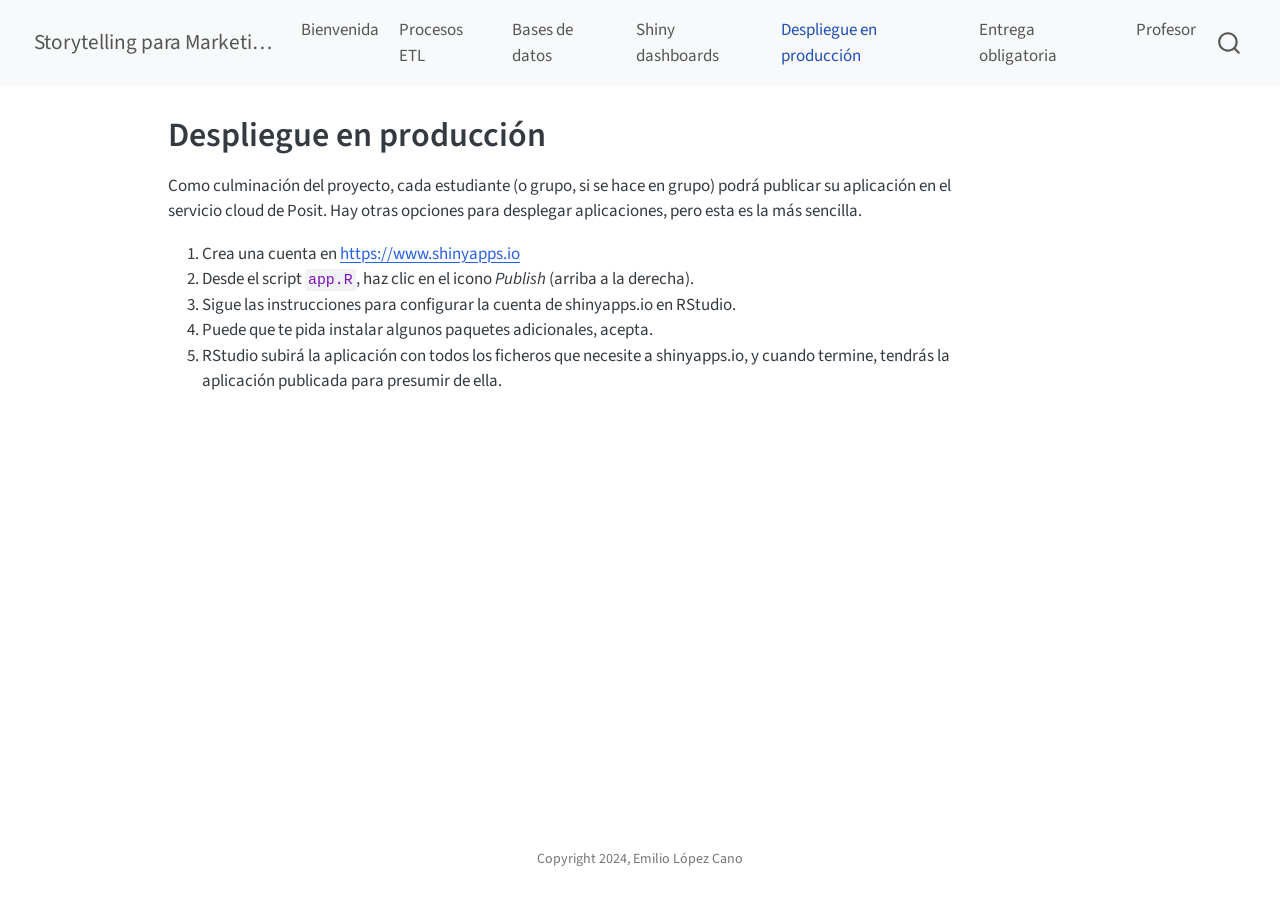
<file: despliegue.html>
<!DOCTYPE html>
<html xmlns="http://www.w3.org/1999/xhtml" lang="es" xml:lang="es"><head>

<meta charset="utf-8">
<meta name="generator" content="quarto-1.8.24">

<meta name="viewport" content="width=device-width, initial-scale=1.0, user-scalable=yes">


<title>Despliegue en producción – Storytelling para Marketing</title>
<style>
code{white-space: pre-wrap;}
span.smallcaps{font-variant: small-caps;}
div.columns{display: flex; gap: min(4vw, 1.5em);}
div.column{flex: auto; overflow-x: auto;}
div.hanging-indent{margin-left: 1.5em; text-indent: -1.5em;}
ul.task-list{list-style: none;}
ul.task-list li input[type="checkbox"] {
  width: 0.8em;
  margin: 0 0.8em 0.2em -1em; /* quarto-specific, see https://github.com/quarto-dev/quarto-cli/issues/4556 */ 
  vertical-align: middle;
}
</style>


<script src="site_libs/quarto-nav/quarto-nav.js"></script>
<script src="site_libs/quarto-nav/headroom.min.js"></script>
<script src="site_libs/clipboard/clipboard.min.js"></script>
<script src="site_libs/quarto-search/autocomplete.umd.js"></script>
<script src="site_libs/quarto-search/fuse.min.js"></script>
<script src="site_libs/quarto-search/quarto-search.js"></script>
<meta name="quarto:offset" content="./">
<script src="site_libs/quarto-html/quarto.js" type="module"></script>
<script src="site_libs/quarto-html/tabsets/tabsets.js" type="module"></script>
<script src="site_libs/quarto-html/axe/axe-check.js" type="module"></script>
<script src="site_libs/quarto-html/popper.min.js"></script>
<script src="site_libs/quarto-html/tippy.umd.min.js"></script>
<script src="site_libs/quarto-html/anchor.min.js"></script>
<link href="site_libs/quarto-html/tippy.css" rel="stylesheet">
<link href="site_libs/quarto-html/quarto-syntax-highlighting-dc55a5b9e770e841cd82e46aadbfb9b0.css" rel="stylesheet" id="quarto-text-highlighting-styles">
<script src="site_libs/bootstrap/bootstrap.min.js"></script>
<link href="site_libs/bootstrap/bootstrap-icons.css" rel="stylesheet">
<link href="site_libs/bootstrap/bootstrap-5b4ad623e5705c0698d39aec6f10cf02.min.css" rel="stylesheet" append-hash="true" id="quarto-bootstrap" data-mode="light">
<script id="quarto-search-options" type="application/json">{
  "location": "navbar",
  "copy-button": false,
  "collapse-after": 3,
  "panel-placement": "end",
  "type": "overlay",
  "limit": 50,
  "keyboard-shortcut": [
    "f",
    "/",
    "s"
  ],
  "show-item-context": false,
  "language": {
    "search-no-results-text": "No se han encontrado resultados",
    "search-matching-documents-text": "documentos encontrados",
    "search-copy-link-title": "Copiar el enlace en la búsqueda",
    "search-hide-matches-text": "Ocultar resultados adicionales",
    "search-more-match-text": "resultado adicional en este documento",
    "search-more-matches-text": "resultados adicionales en este documento",
    "search-clear-button-title": "Borrar",
    "search-text-placeholder": "",
    "search-detached-cancel-button-title": "Cancelar",
    "search-submit-button-title": "Enviar",
    "search-label": "Buscar"
  }
}</script>


<link rel="stylesheet" href="styles.css">
</head>

<body class="nav-fixed quarto-light">

<div id="quarto-search-results"></div>
  <header id="quarto-header" class="headroom fixed-top">
    <nav class="navbar navbar-expand-lg " data-bs-theme="dark">
      <div class="navbar-container container-fluid">
      <div class="navbar-brand-container mx-auto">
    <a href="./index.html" class="navbar-brand navbar-brand-logo">
    </a>
    <a class="navbar-brand" href="./index.html">
    <span class="navbar-title">Storytelling para Marketing</span>
    </a>
  </div>
            <div id="quarto-search" class="" title="Buscar"></div>
          <button class="navbar-toggler" type="button" data-bs-toggle="collapse" data-bs-target="#navbarCollapse" aria-controls="navbarCollapse" role="menu" aria-expanded="false" aria-label="Navegación de palanca" onclick="if (window.quartoToggleHeadroom) { window.quartoToggleHeadroom(); }">
  <span class="navbar-toggler-icon"></span>
</button>
          <div class="collapse navbar-collapse" id="navbarCollapse">
            <ul class="navbar-nav navbar-nav-scroll me-auto">
  <li class="nav-item">
    <a class="nav-link" href="./index.html"> 
<span class="menu-text">Bienvenida</span></a>
  </li>  
  <li class="nav-item">
    <a class="nav-link" href="./etl.html"> 
<span class="menu-text">Procesos ETL</span></a>
  </li>  
  <li class="nav-item">
    <a class="nav-link" href="./db.html"> 
<span class="menu-text">Bases de datos</span></a>
  </li>  
  <li class="nav-item">
    <a class="nav-link" href="./shiny.html"> 
<span class="menu-text">Shiny dashboards</span></a>
  </li>  
  <li class="nav-item">
    <a class="nav-link active" href="./despliegue.html" aria-current="page"> 
<span class="menu-text">Despliegue en producción</span></a>
  </li>  
  <li class="nav-item">
    <a class="nav-link" href="./submission.html"> 
<span class="menu-text">Entrega obligatoria</span></a>
  </li>  
  <li class="nav-item">
    <a class="nav-link" href="./about.html"> 
<span class="menu-text">Profesor</span></a>
  </li>  
</ul>
          </div> <!-- /navcollapse -->
            <div class="quarto-navbar-tools">
</div>
      </div> <!-- /container-fluid -->
    </nav>
</header>
<!-- content -->
<div id="quarto-content" class="quarto-container page-columns page-rows-contents page-layout-article page-navbar">
<!-- sidebar -->
<!-- margin-sidebar -->
    <div id="quarto-margin-sidebar" class="sidebar margin-sidebar zindex-bottom">
        
    </div>
<!-- main -->
<main class="content" id="quarto-document-content">

<header id="title-block-header" class="quarto-title-block default">
<div class="quarto-title">
<h1 class="title">Despliegue en producción</h1>
</div>



<div class="quarto-title-meta">

    
  
    
  </div>
  


</header>


<p>Como culminación del proyecto, cada estudiante (o grupo, si se hace en grupo) podrá publicar su aplicación en el servicio cloud de Posit. Hay otras opciones para desplegar aplicaciones, pero esta es la más sencilla.</p>
<ol type="1">
<li>Crea una cuenta en <a href="https://www.shinyapps.io" class="uri">https://www.shinyapps.io</a></li>
<li>Desde el script <code>app.R</code>, haz clic en el icono <em>Publish</em> (arriba a la derecha).</li>
<li>Sigue las instrucciones para configurar la cuenta de shinyapps.io en RStudio.</li>
<li>Puede que te pida instalar algunos paquetes adicionales, acepta.</li>
<li>RStudio subirá la aplicación con todos los ficheros que necesite a shinyapps.io, y cuando termine, tendrás la aplicación publicada para presumir de ella.</li>
</ol>



</main> <!-- /main -->
<script id="quarto-html-after-body" type="application/javascript">
  window.document.addEventListener("DOMContentLoaded", function (event) {
    const icon = "";
    const anchorJS = new window.AnchorJS();
    anchorJS.options = {
      placement: 'right',
      icon: icon
    };
    anchorJS.add('.anchored');
    const isCodeAnnotation = (el) => {
      for (const clz of el.classList) {
        if (clz.startsWith('code-annotation-')) {                     
          return true;
        }
      }
      return false;
    }
    const onCopySuccess = function(e) {
      // button target
      const button = e.trigger;
      // don't keep focus
      button.blur();
      // flash "checked"
      button.classList.add('code-copy-button-checked');
      var currentTitle = button.getAttribute("title");
      button.setAttribute("title", "Copiado");
      let tooltip;
      if (window.bootstrap) {
        button.setAttribute("data-bs-toggle", "tooltip");
        button.setAttribute("data-bs-placement", "left");
        button.setAttribute("data-bs-title", "Copiado");
        tooltip = new bootstrap.Tooltip(button, 
          { trigger: "manual", 
            customClass: "code-copy-button-tooltip",
            offset: [0, -8]});
        tooltip.show();    
      }
      setTimeout(function() {
        if (tooltip) {
          tooltip.hide();
          button.removeAttribute("data-bs-title");
          button.removeAttribute("data-bs-toggle");
          button.removeAttribute("data-bs-placement");
        }
        button.setAttribute("title", currentTitle);
        button.classList.remove('code-copy-button-checked');
      }, 1000);
      // clear code selection
      e.clearSelection();
    }
    const getTextToCopy = function(trigger) {
      const outerScaffold = trigger.parentElement.cloneNode(true);
      const codeEl = outerScaffold.querySelector('code');
      for (const childEl of codeEl.children) {
        if (isCodeAnnotation(childEl)) {
          childEl.remove();
        }
      }
      return codeEl.innerText;
    }
    const clipboard = new window.ClipboardJS('.code-copy-button:not([data-in-quarto-modal])', {
      text: getTextToCopy
    });
    clipboard.on('success', onCopySuccess);
    if (window.document.getElementById('quarto-embedded-source-code-modal')) {
      const clipboardModal = new window.ClipboardJS('.code-copy-button[data-in-quarto-modal]', {
        text: getTextToCopy,
        container: window.document.getElementById('quarto-embedded-source-code-modal')
      });
      clipboardModal.on('success', onCopySuccess);
    }
      var localhostRegex = new RegExp(/^(?:http|https):\/\/localhost\:?[0-9]*\//);
      var mailtoRegex = new RegExp(/^mailto:/);
        var filterRegex = new RegExp("https:\/\/URJCDSLab\.github\.io\/storytelling_umu\/");
      var isInternal = (href) => {
          return filterRegex.test(href) || localhostRegex.test(href) || mailtoRegex.test(href);
      }
      // Inspect non-navigation links and adorn them if external
     var links = window.document.querySelectorAll('a[href]:not(.nav-link):not(.navbar-brand):not(.toc-action):not(.sidebar-link):not(.sidebar-item-toggle):not(.pagination-link):not(.no-external):not([aria-hidden]):not(.dropdown-item):not(.quarto-navigation-tool):not(.about-link)');
      for (var i=0; i<links.length; i++) {
        const link = links[i];
        if (!isInternal(link.href)) {
          // undo the damage that might have been done by quarto-nav.js in the case of
          // links that we want to consider external
          if (link.dataset.originalHref !== undefined) {
            link.href = link.dataset.originalHref;
          }
        }
      }
    function tippyHover(el, contentFn, onTriggerFn, onUntriggerFn) {
      const config = {
        allowHTML: true,
        maxWidth: 500,
        delay: 100,
        arrow: false,
        appendTo: function(el) {
            return el.parentElement;
        },
        interactive: true,
        interactiveBorder: 10,
        theme: 'quarto',
        placement: 'bottom-start',
      };
      if (contentFn) {
        config.content = contentFn;
      }
      if (onTriggerFn) {
        config.onTrigger = onTriggerFn;
      }
      if (onUntriggerFn) {
        config.onUntrigger = onUntriggerFn;
      }
      window.tippy(el, config); 
    }
    const noterefs = window.document.querySelectorAll('a[role="doc-noteref"]');
    for (var i=0; i<noterefs.length; i++) {
      const ref = noterefs[i];
      tippyHover(ref, function() {
        // use id or data attribute instead here
        let href = ref.getAttribute('data-footnote-href') || ref.getAttribute('href');
        try { href = new URL(href).hash; } catch {}
        const id = href.replace(/^#\/?/, "");
        const note = window.document.getElementById(id);
        if (note) {
          return note.innerHTML;
        } else {
          return "";
        }
      });
    }
    const xrefs = window.document.querySelectorAll('a.quarto-xref');
    const processXRef = (id, note) => {
      // Strip column container classes
      const stripColumnClz = (el) => {
        el.classList.remove("page-full", "page-columns");
        if (el.children) {
          for (const child of el.children) {
            stripColumnClz(child);
          }
        }
      }
      stripColumnClz(note)
      if (id === null || id.startsWith('sec-')) {
        // Special case sections, only their first couple elements
        const container = document.createElement("div");
        if (note.children && note.children.length > 2) {
          container.appendChild(note.children[0].cloneNode(true));
          for (let i = 1; i < note.children.length; i++) {
            const child = note.children[i];
            if (child.tagName === "P" && child.innerText === "") {
              continue;
            } else {
              container.appendChild(child.cloneNode(true));
              break;
            }
          }
          if (window.Quarto?.typesetMath) {
            window.Quarto.typesetMath(container);
          }
          return container.innerHTML
        } else {
          if (window.Quarto?.typesetMath) {
            window.Quarto.typesetMath(note);
          }
          return note.innerHTML;
        }
      } else {
        // Remove any anchor links if they are present
        const anchorLink = note.querySelector('a.anchorjs-link');
        if (anchorLink) {
          anchorLink.remove();
        }
        if (window.Quarto?.typesetMath) {
          window.Quarto.typesetMath(note);
        }
        if (note.classList.contains("callout")) {
          return note.outerHTML;
        } else {
          return note.innerHTML;
        }
      }
    }
    for (var i=0; i<xrefs.length; i++) {
      const xref = xrefs[i];
      tippyHover(xref, undefined, function(instance) {
        instance.disable();
        let url = xref.getAttribute('href');
        let hash = undefined; 
        if (url.startsWith('#')) {
          hash = url;
        } else {
          try { hash = new URL(url).hash; } catch {}
        }
        if (hash) {
          const id = hash.replace(/^#\/?/, "");
          const note = window.document.getElementById(id);
          if (note !== null) {
            try {
              const html = processXRef(id, note.cloneNode(true));
              instance.setContent(html);
            } finally {
              instance.enable();
              instance.show();
            }
          } else {
            // See if we can fetch this
            fetch(url.split('#')[0])
            .then(res => res.text())
            .then(html => {
              const parser = new DOMParser();
              const htmlDoc = parser.parseFromString(html, "text/html");
              const note = htmlDoc.getElementById(id);
              if (note !== null) {
                const html = processXRef(id, note);
                instance.setContent(html);
              } 
            }).finally(() => {
              instance.enable();
              instance.show();
            });
          }
        } else {
          // See if we can fetch a full url (with no hash to target)
          // This is a special case and we should probably do some content thinning / targeting
          fetch(url)
          .then(res => res.text())
          .then(html => {
            const parser = new DOMParser();
            const htmlDoc = parser.parseFromString(html, "text/html");
            const note = htmlDoc.querySelector('main.content');
            if (note !== null) {
              // This should only happen for chapter cross references
              // (since there is no id in the URL)
              // remove the first header
              if (note.children.length > 0 && note.children[0].tagName === "HEADER") {
                note.children[0].remove();
              }
              const html = processXRef(null, note);
              instance.setContent(html);
            } 
          }).finally(() => {
            instance.enable();
            instance.show();
          });
        }
      }, function(instance) {
      });
    }
        let selectedAnnoteEl;
        const selectorForAnnotation = ( cell, annotation) => {
          let cellAttr = 'data-code-cell="' + cell + '"';
          let lineAttr = 'data-code-annotation="' +  annotation + '"';
          const selector = 'span[' + cellAttr + '][' + lineAttr + ']';
          return selector;
        }
        const selectCodeLines = (annoteEl) => {
          const doc = window.document;
          const targetCell = annoteEl.getAttribute("data-target-cell");
          const targetAnnotation = annoteEl.getAttribute("data-target-annotation");
          const annoteSpan = window.document.querySelector(selectorForAnnotation(targetCell, targetAnnotation));
          const lines = annoteSpan.getAttribute("data-code-lines").split(",");
          const lineIds = lines.map((line) => {
            return targetCell + "-" + line;
          })
          let top = null;
          let height = null;
          let parent = null;
          if (lineIds.length > 0) {
              //compute the position of the single el (top and bottom and make a div)
              const el = window.document.getElementById(lineIds[0]);
              top = el.offsetTop;
              height = el.offsetHeight;
              parent = el.parentElement.parentElement;
            if (lineIds.length > 1) {
              const lastEl = window.document.getElementById(lineIds[lineIds.length - 1]);
              const bottom = lastEl.offsetTop + lastEl.offsetHeight;
              height = bottom - top;
            }
            if (top !== null && height !== null && parent !== null) {
              // cook up a div (if necessary) and position it 
              let div = window.document.getElementById("code-annotation-line-highlight");
              if (div === null) {
                div = window.document.createElement("div");
                div.setAttribute("id", "code-annotation-line-highlight");
                div.style.position = 'absolute';
                parent.appendChild(div);
              }
              div.style.top = top - 2 + "px";
              div.style.height = height + 4 + "px";
              div.style.left = 0;
              let gutterDiv = window.document.getElementById("code-annotation-line-highlight-gutter");
              if (gutterDiv === null) {
                gutterDiv = window.document.createElement("div");
                gutterDiv.setAttribute("id", "code-annotation-line-highlight-gutter");
                gutterDiv.style.position = 'absolute';
                const codeCell = window.document.getElementById(targetCell);
                const gutter = codeCell.querySelector('.code-annotation-gutter');
                gutter.appendChild(gutterDiv);
              }
              gutterDiv.style.top = top - 2 + "px";
              gutterDiv.style.height = height + 4 + "px";
            }
            selectedAnnoteEl = annoteEl;
          }
        };
        const unselectCodeLines = () => {
          const elementsIds = ["code-annotation-line-highlight", "code-annotation-line-highlight-gutter"];
          elementsIds.forEach((elId) => {
            const div = window.document.getElementById(elId);
            if (div) {
              div.remove();
            }
          });
          selectedAnnoteEl = undefined;
        };
          // Handle positioning of the toggle
      window.addEventListener(
        "resize",
        throttle(() => {
          elRect = undefined;
          if (selectedAnnoteEl) {
            selectCodeLines(selectedAnnoteEl);
          }
        }, 10)
      );
      function throttle(fn, ms) {
      let throttle = false;
      let timer;
        return (...args) => {
          if(!throttle) { // first call gets through
              fn.apply(this, args);
              throttle = true;
          } else { // all the others get throttled
              if(timer) clearTimeout(timer); // cancel #2
              timer = setTimeout(() => {
                fn.apply(this, args);
                timer = throttle = false;
              }, ms);
          }
        };
      }
        // Attach click handler to the DT
        const annoteDls = window.document.querySelectorAll('dt[data-target-cell]');
        for (const annoteDlNode of annoteDls) {
          annoteDlNode.addEventListener('click', (event) => {
            const clickedEl = event.target;
            if (clickedEl !== selectedAnnoteEl) {
              unselectCodeLines();
              const activeEl = window.document.querySelector('dt[data-target-cell].code-annotation-active');
              if (activeEl) {
                activeEl.classList.remove('code-annotation-active');
              }
              selectCodeLines(clickedEl);
              clickedEl.classList.add('code-annotation-active');
            } else {
              // Unselect the line
              unselectCodeLines();
              clickedEl.classList.remove('code-annotation-active');
            }
          });
        }
    const findCites = (el) => {
      const parentEl = el.parentElement;
      if (parentEl) {
        const cites = parentEl.dataset.cites;
        if (cites) {
          return {
            el,
            cites: cites.split(' ')
          };
        } else {
          return findCites(el.parentElement)
        }
      } else {
        return undefined;
      }
    };
    var bibliorefs = window.document.querySelectorAll('a[role="doc-biblioref"]');
    for (var i=0; i<bibliorefs.length; i++) {
      const ref = bibliorefs[i];
      const citeInfo = findCites(ref);
      if (citeInfo) {
        tippyHover(citeInfo.el, function() {
          var popup = window.document.createElement('div');
          citeInfo.cites.forEach(function(cite) {
            var citeDiv = window.document.createElement('div');
            citeDiv.classList.add('hanging-indent');
            citeDiv.classList.add('csl-entry');
            var biblioDiv = window.document.getElementById('ref-' + cite);
            if (biblioDiv) {
              citeDiv.innerHTML = biblioDiv.innerHTML;
            }
            popup.appendChild(citeDiv);
          });
          return popup.innerHTML;
        });
      }
    }
  });
  </script>
</div> <!-- /content -->
<footer class="footer">
  <div class="nav-footer">
    <div class="nav-footer-left">
      &nbsp;
    </div>   
    <div class="nav-footer-center">
<p>Copyright 2024, Emilio López Cano</p>
</div>
    <div class="nav-footer-right">
      &nbsp;
    </div>
  </div>
</footer>




</body></html>
</file>
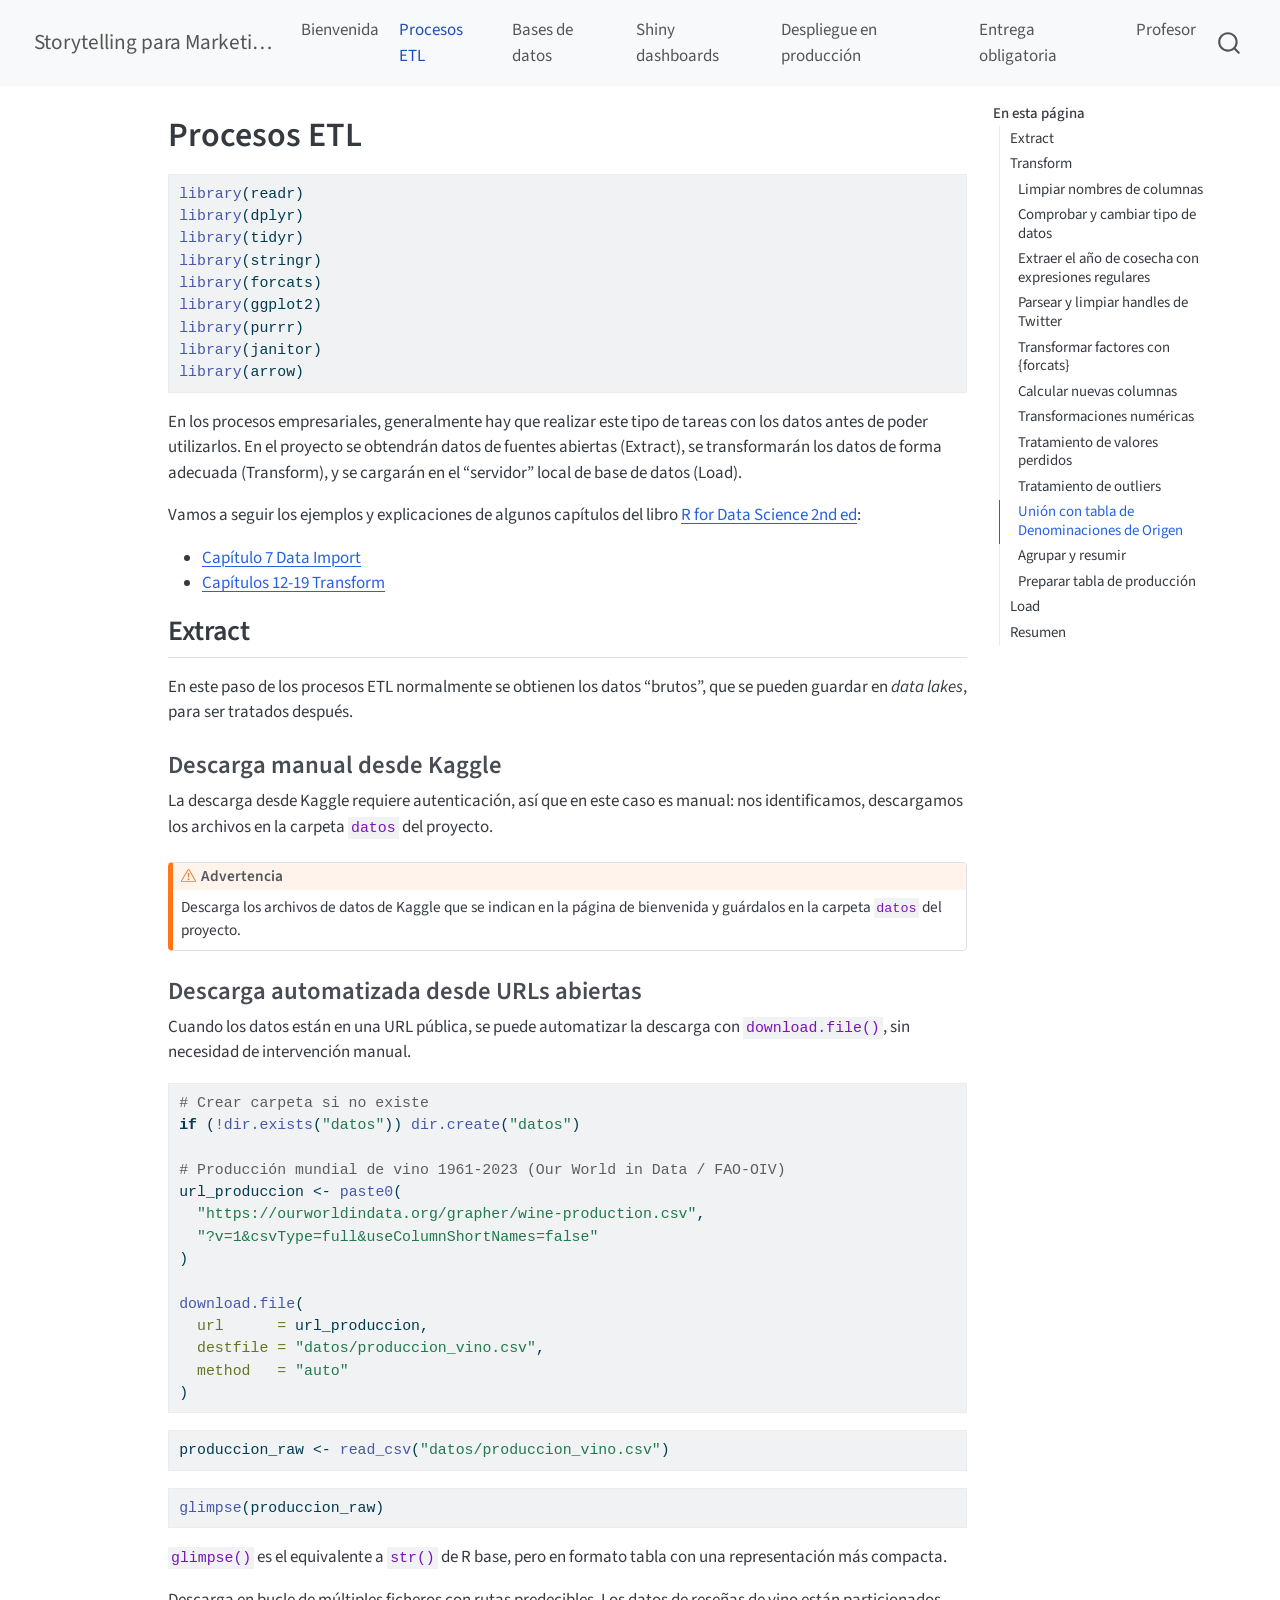
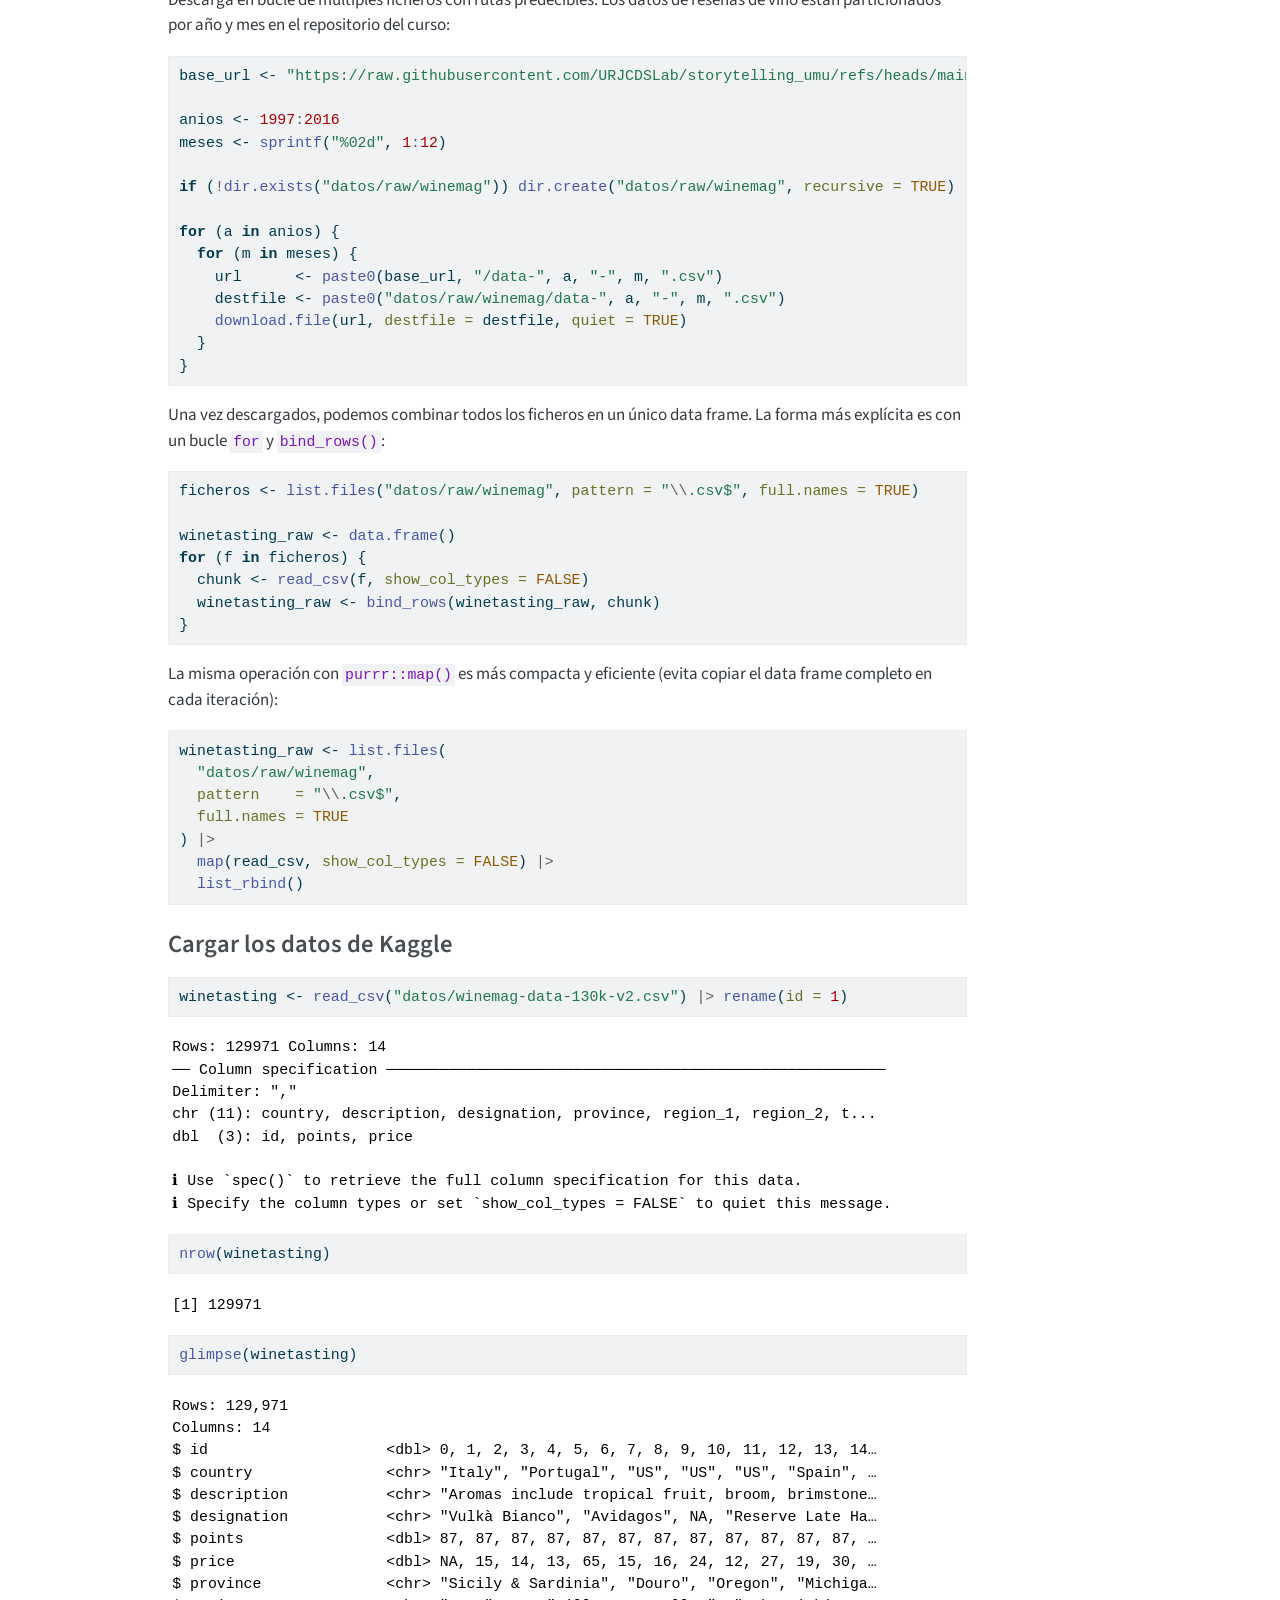
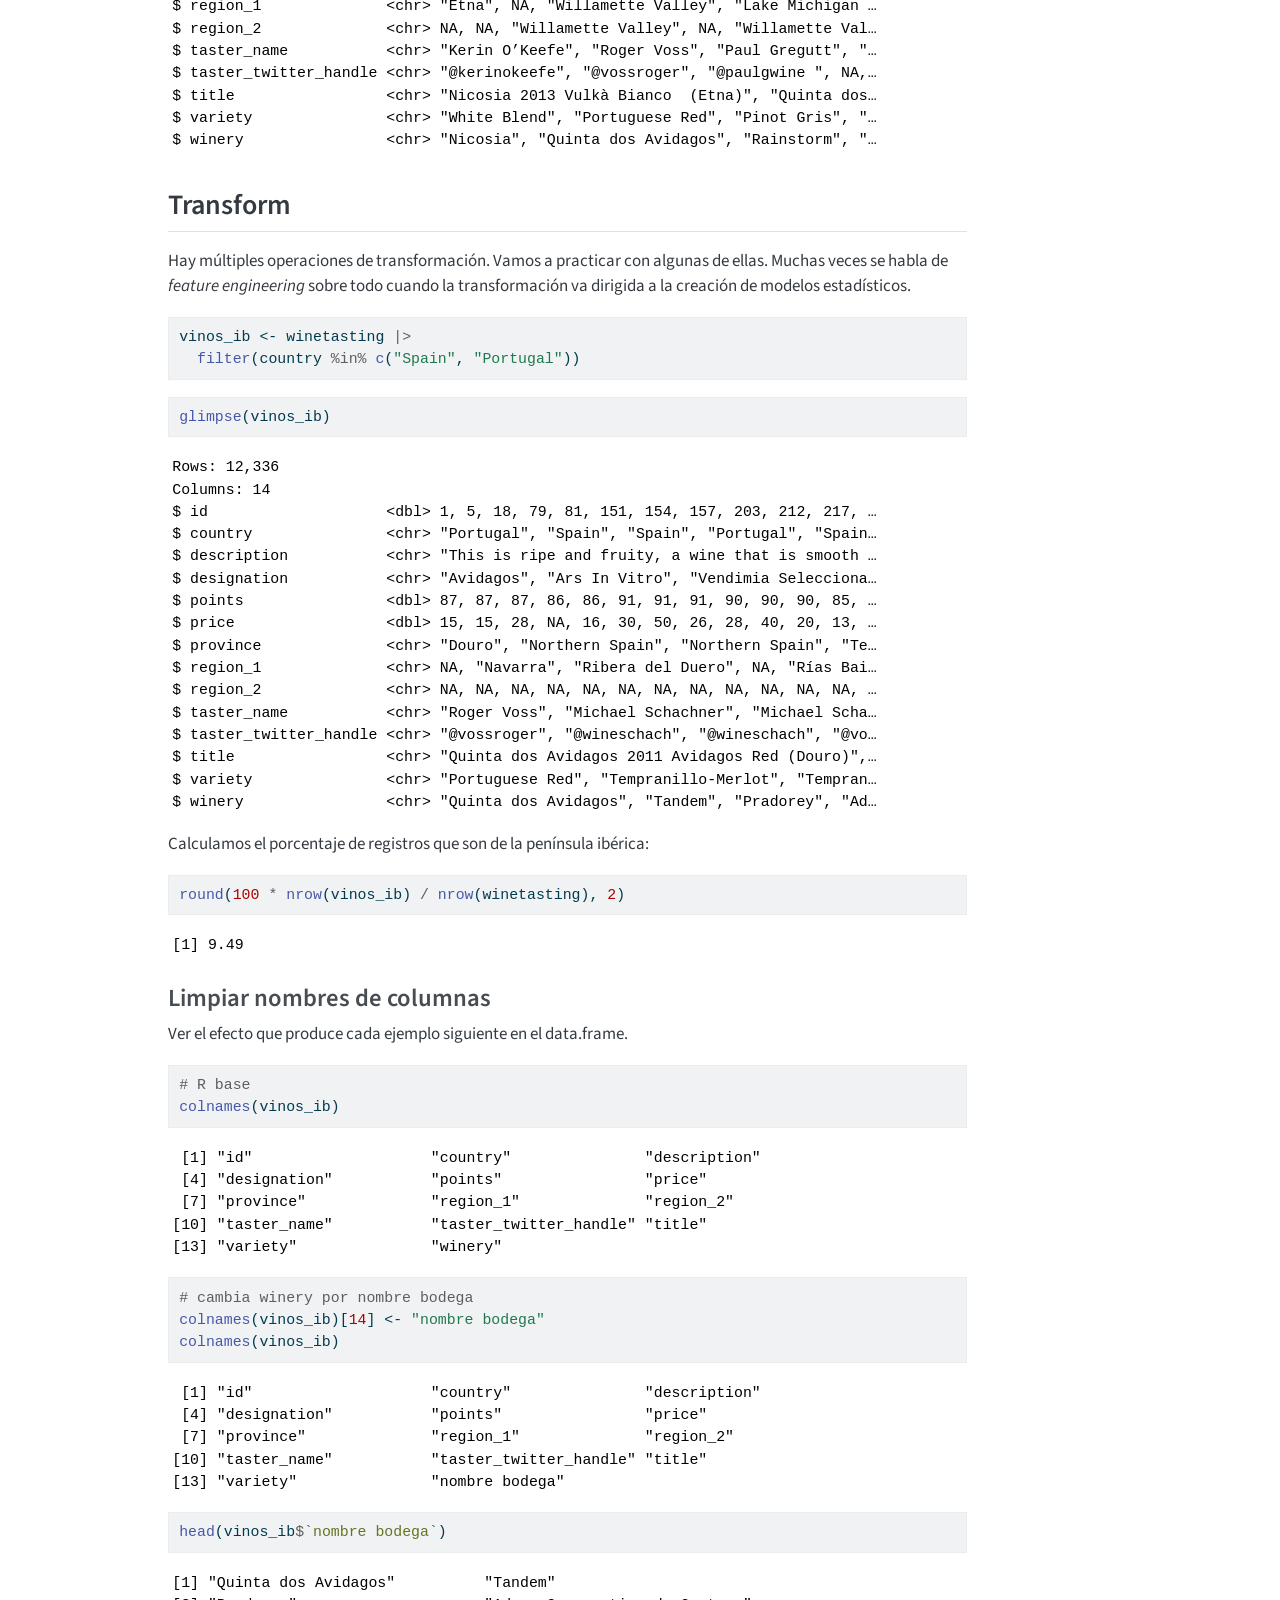
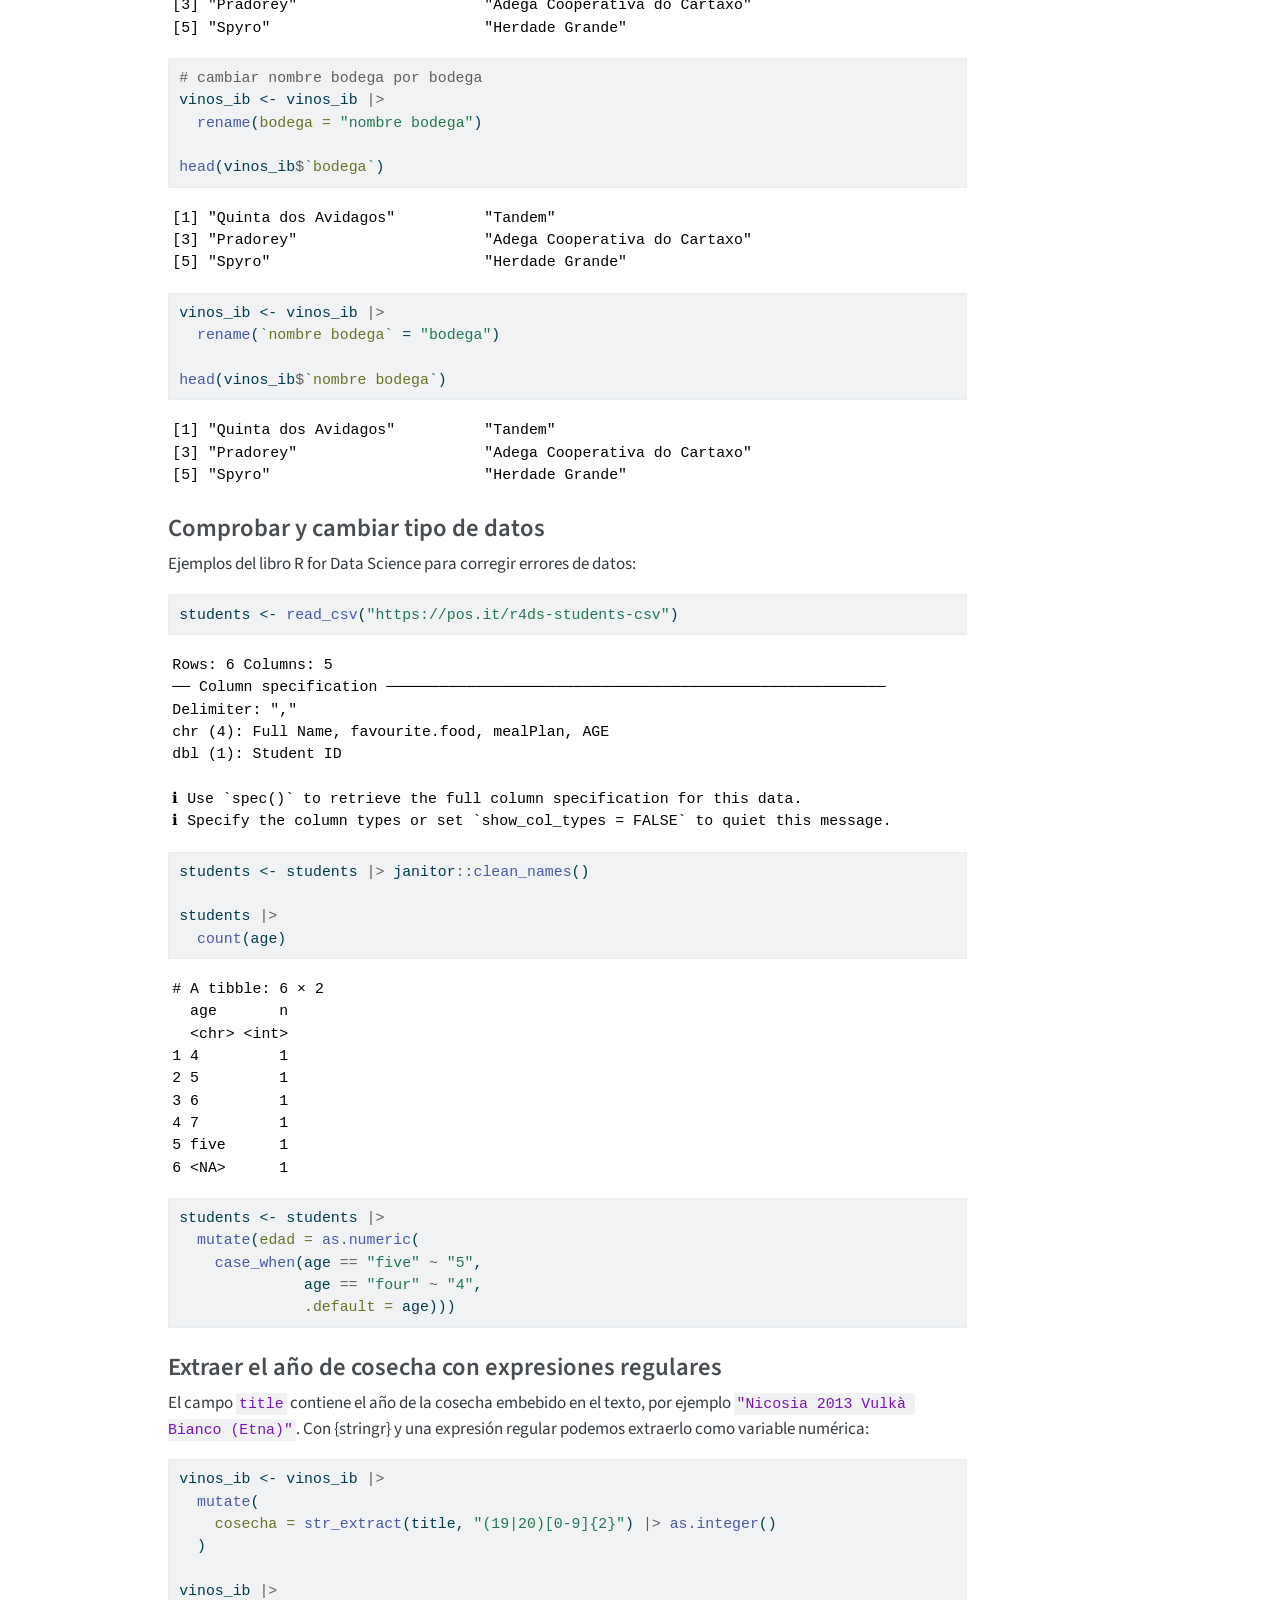
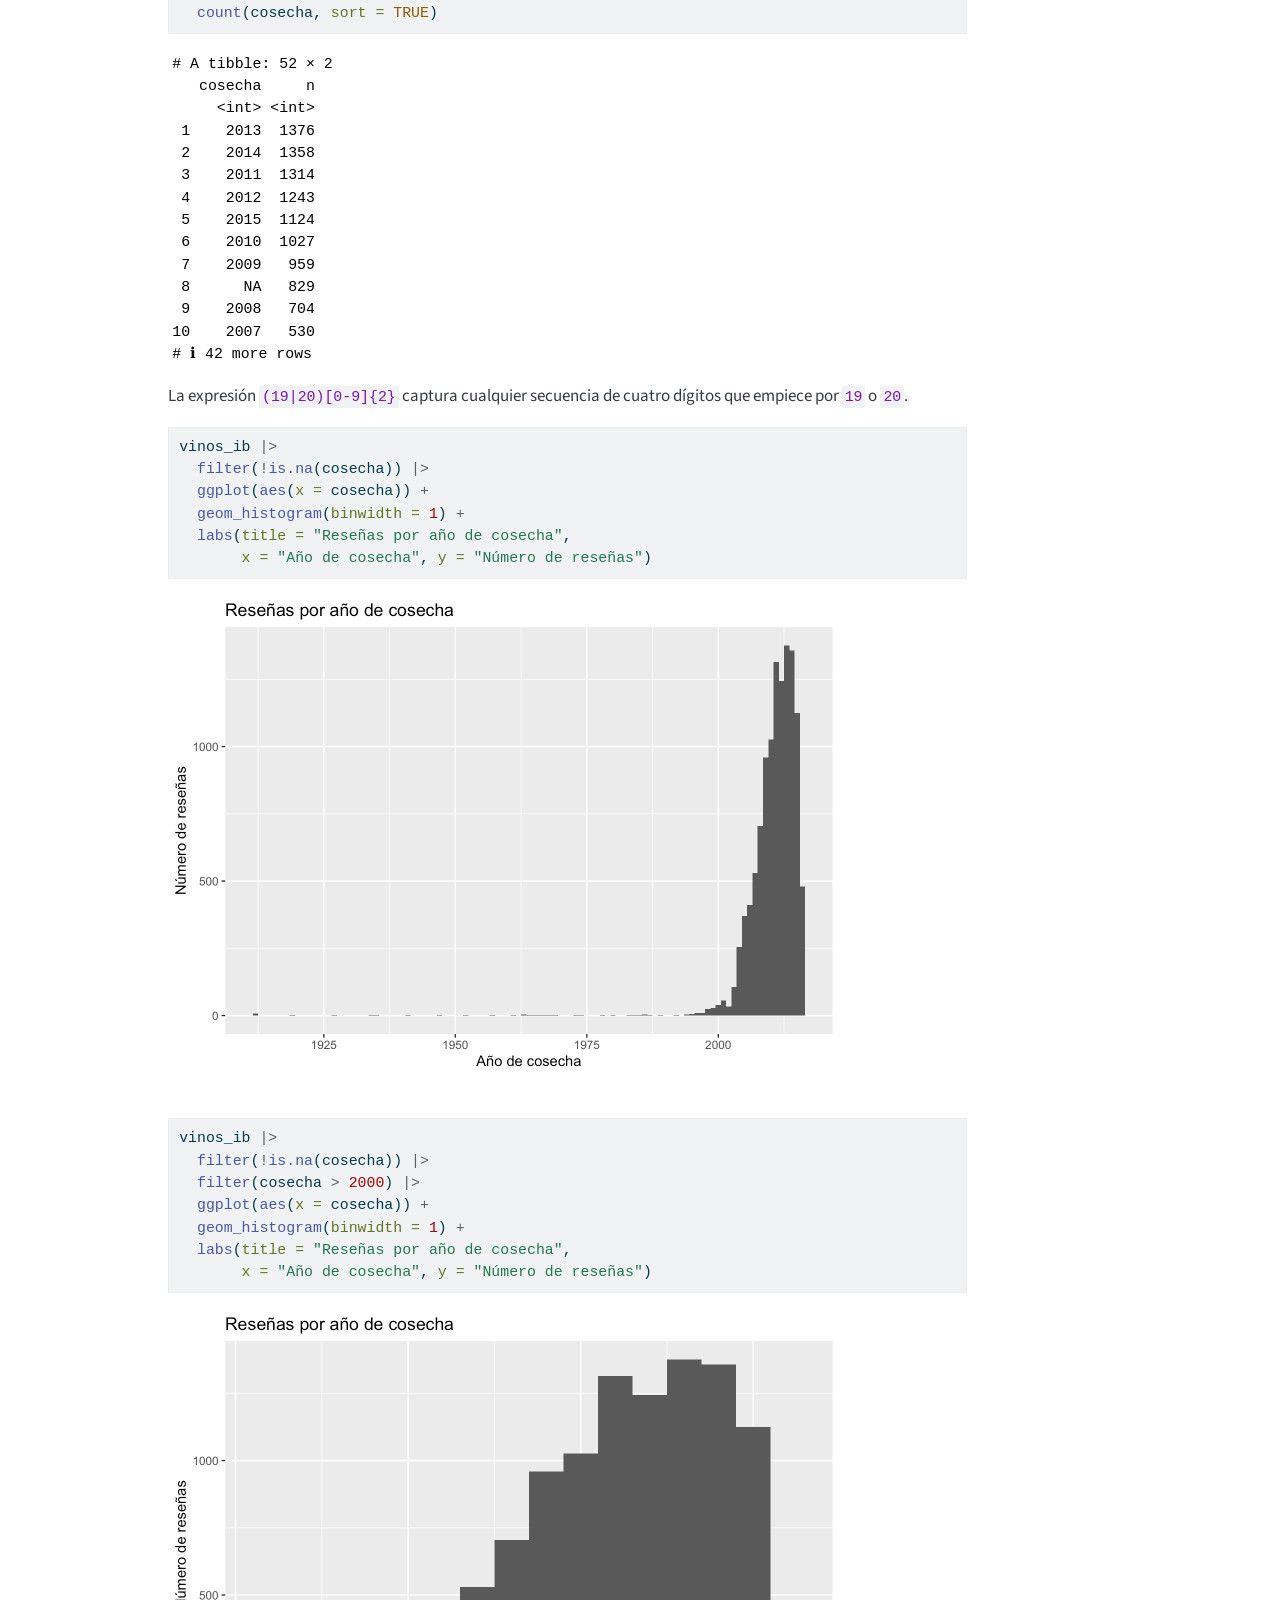
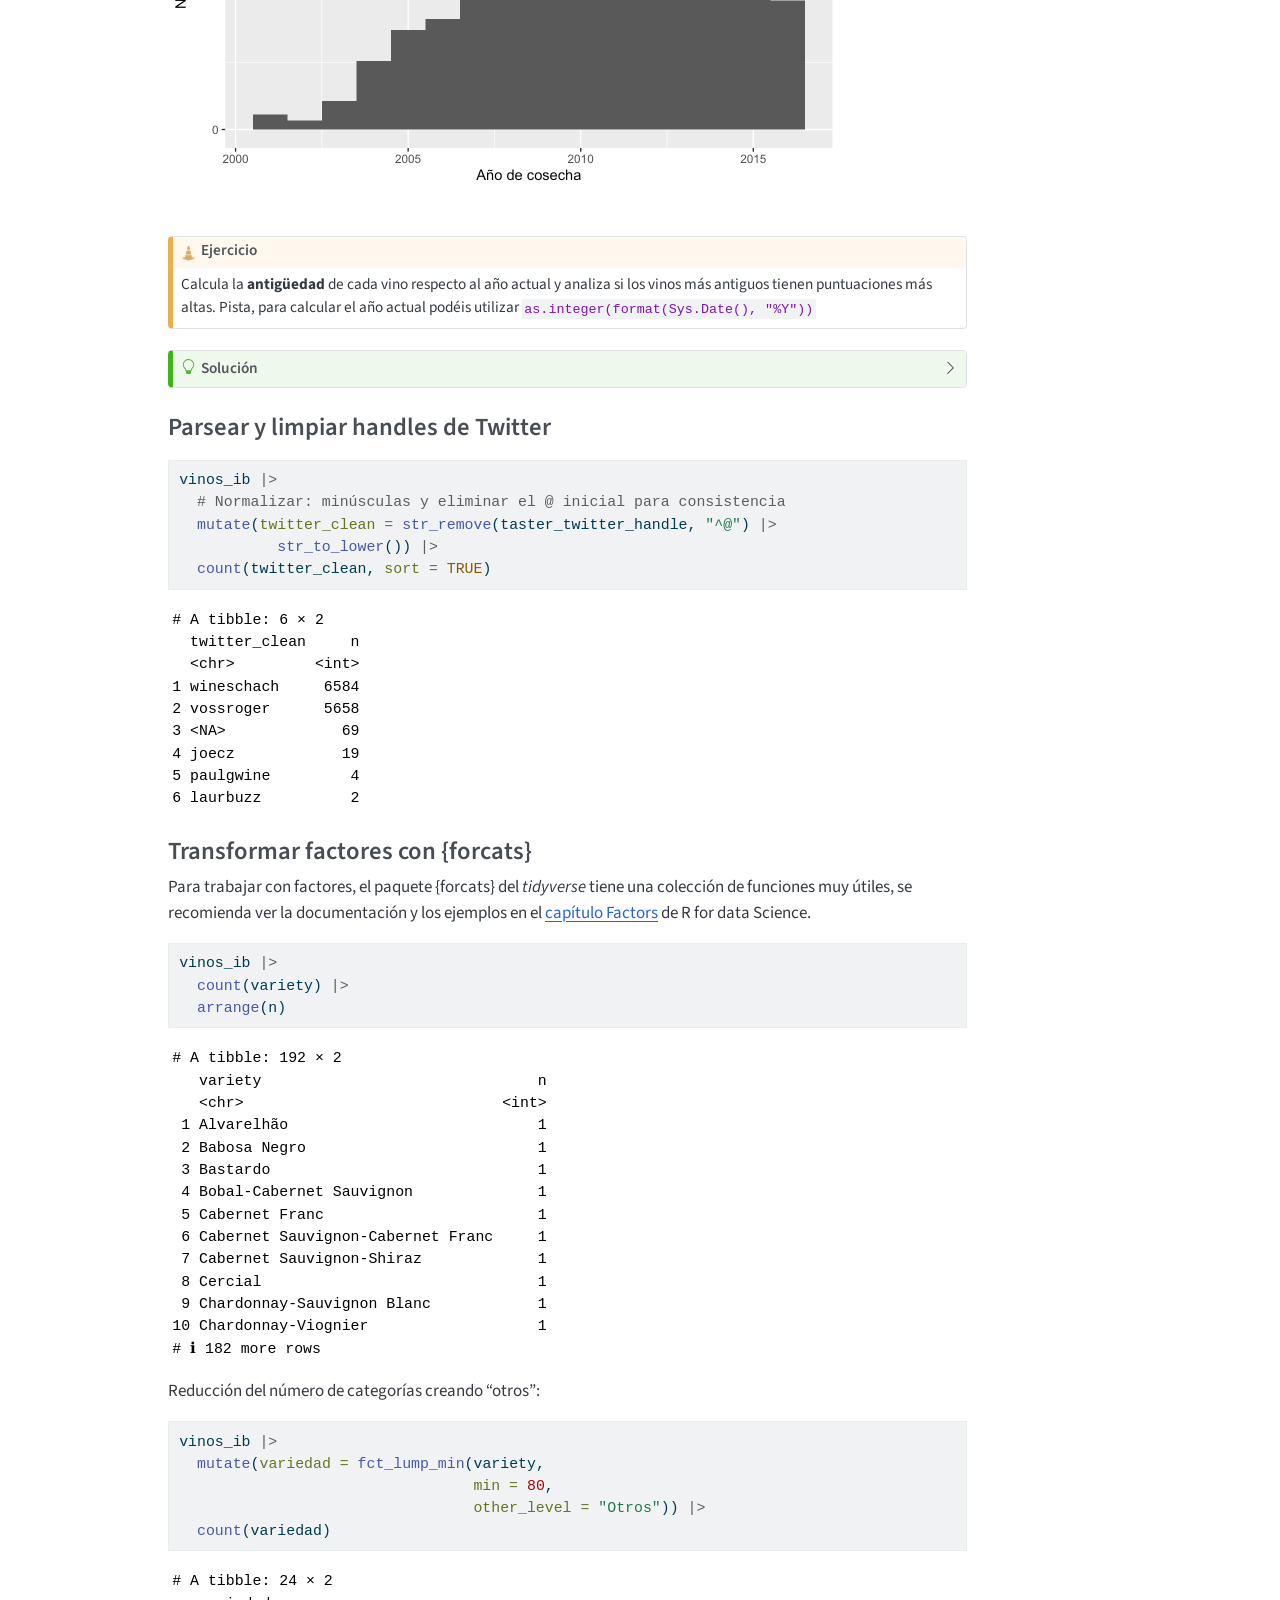
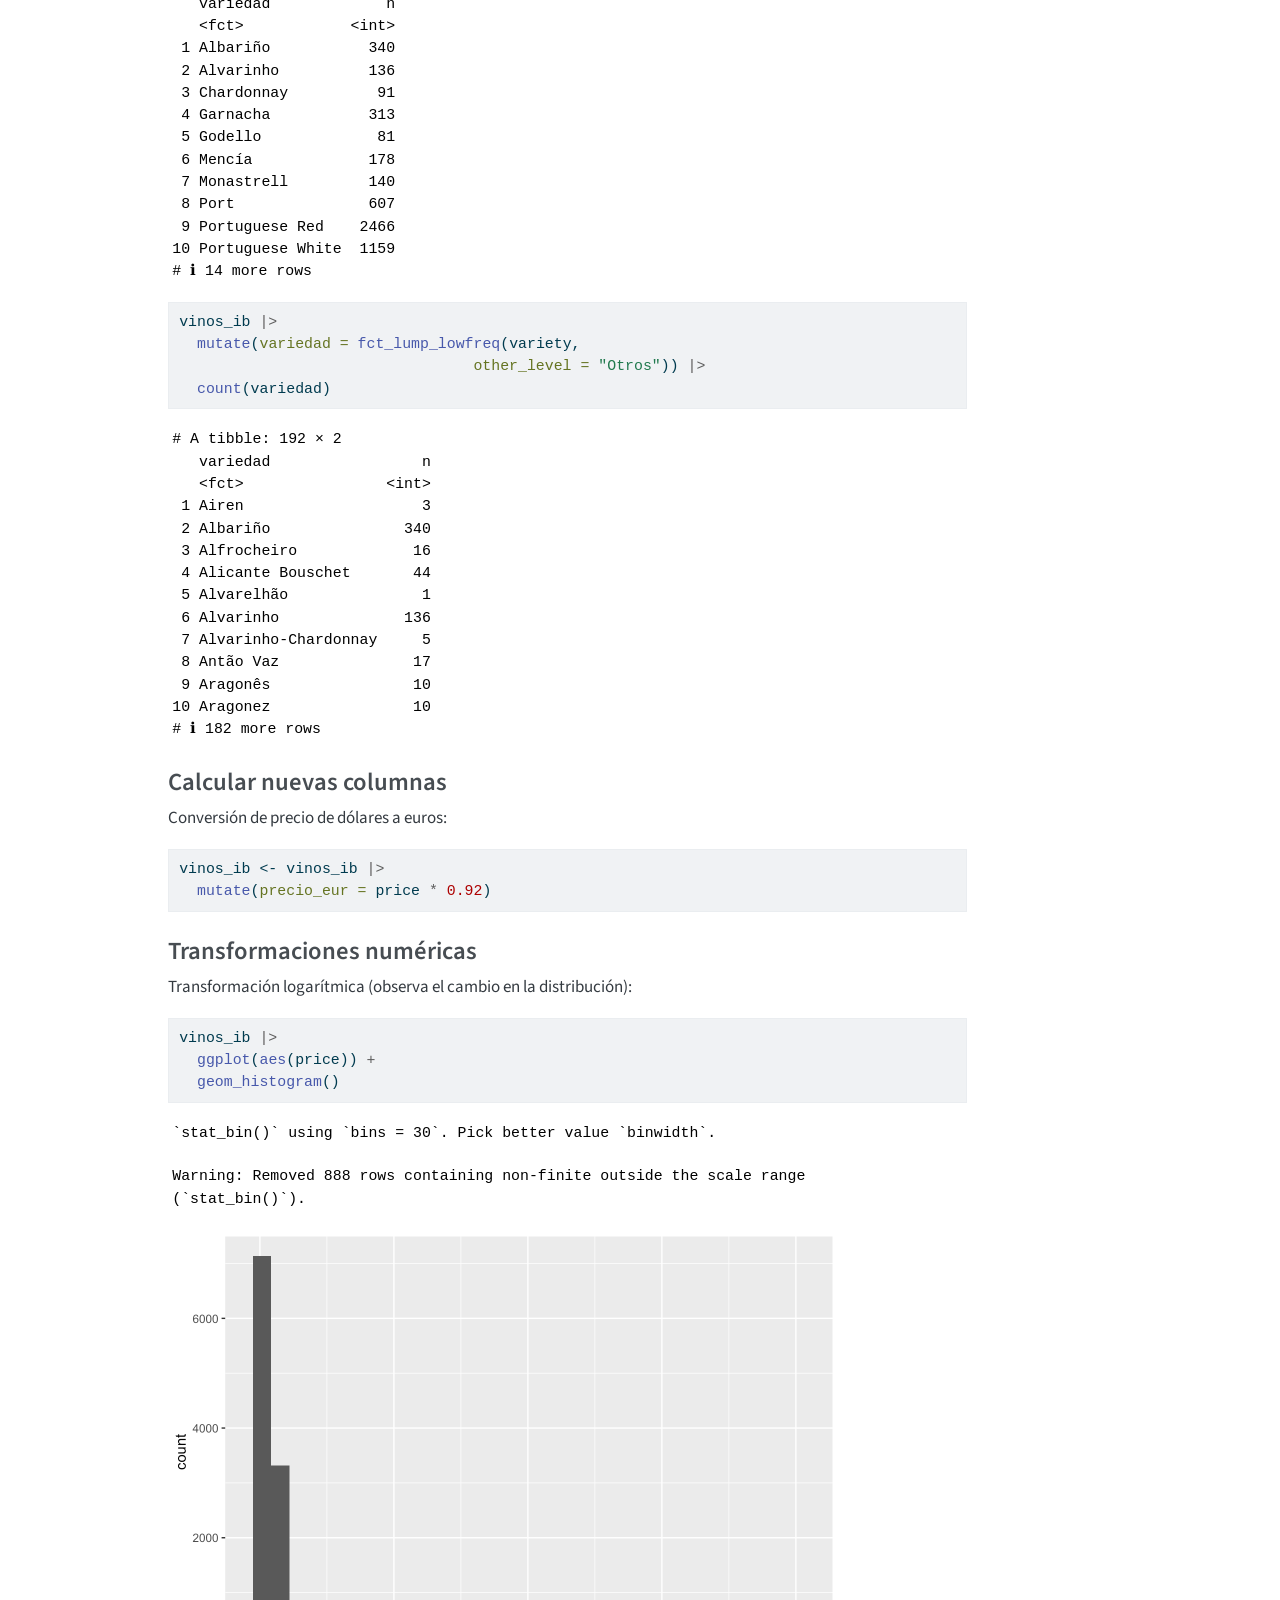
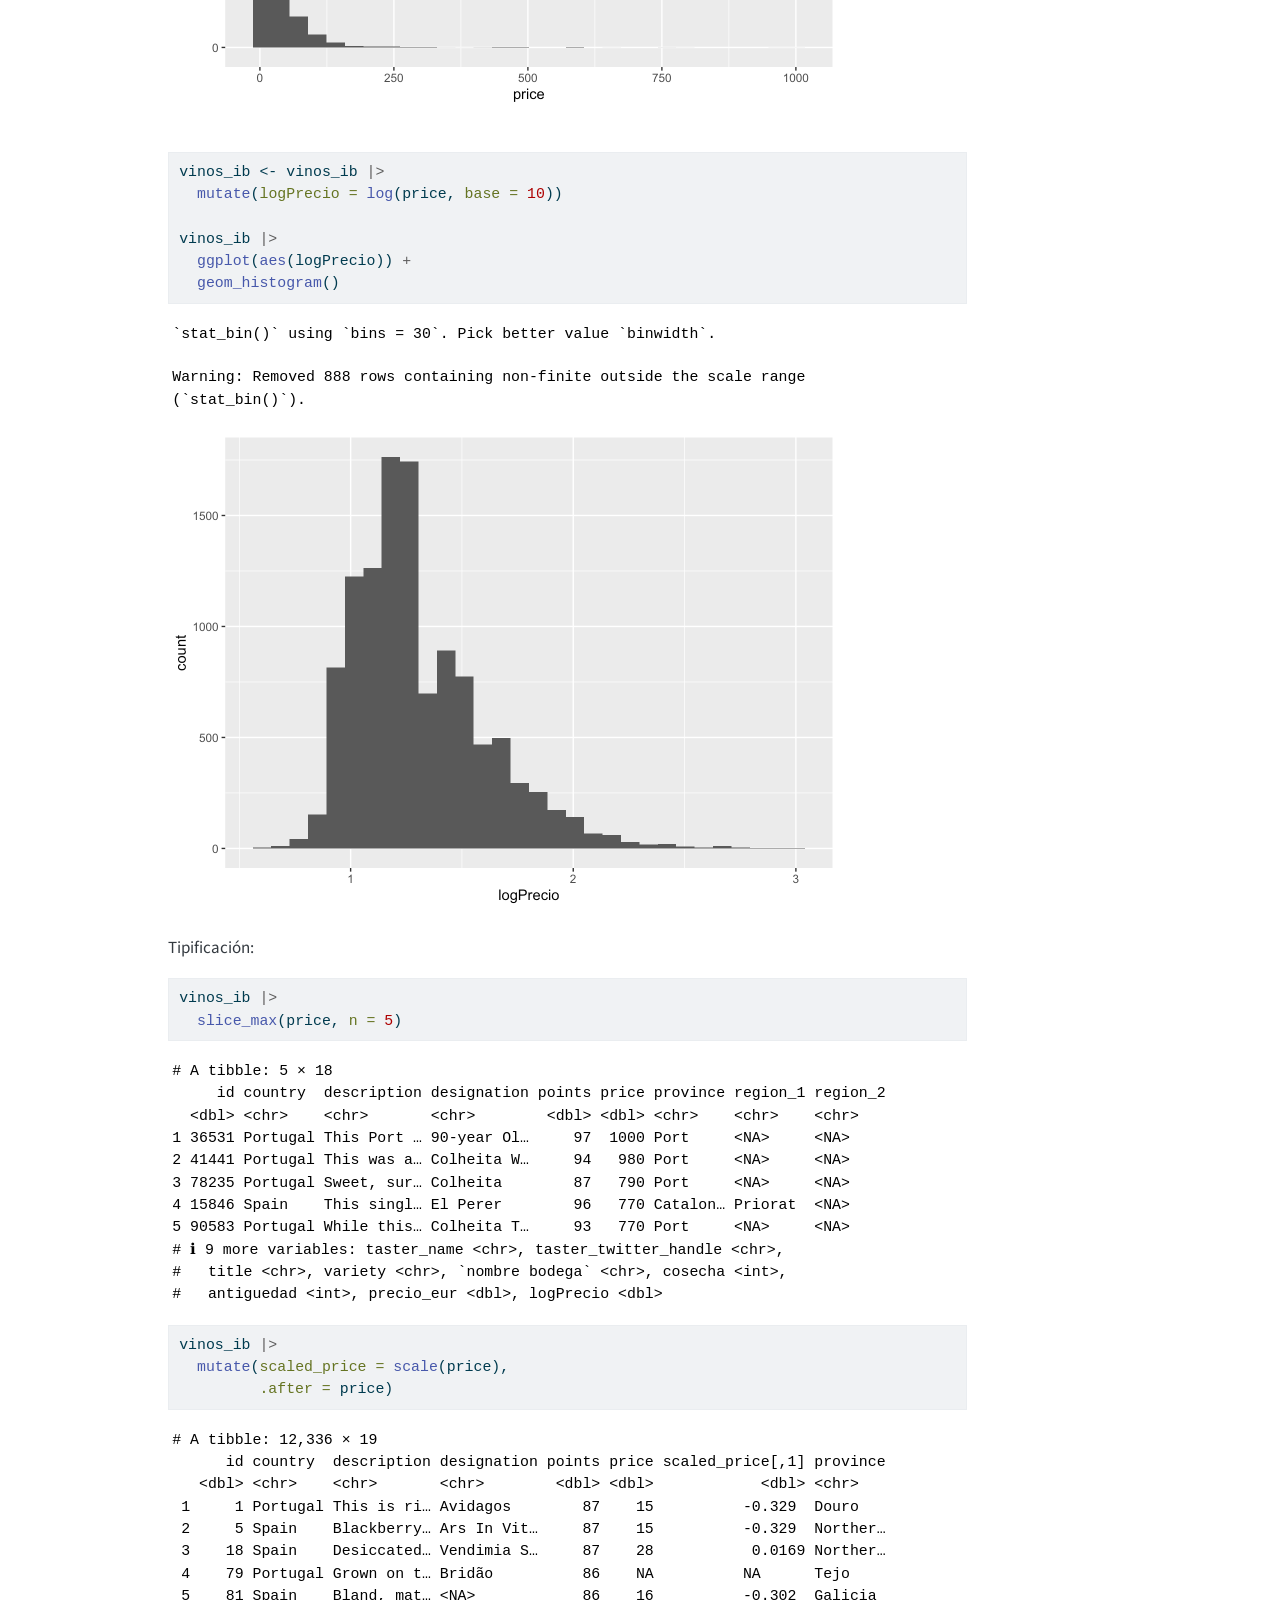
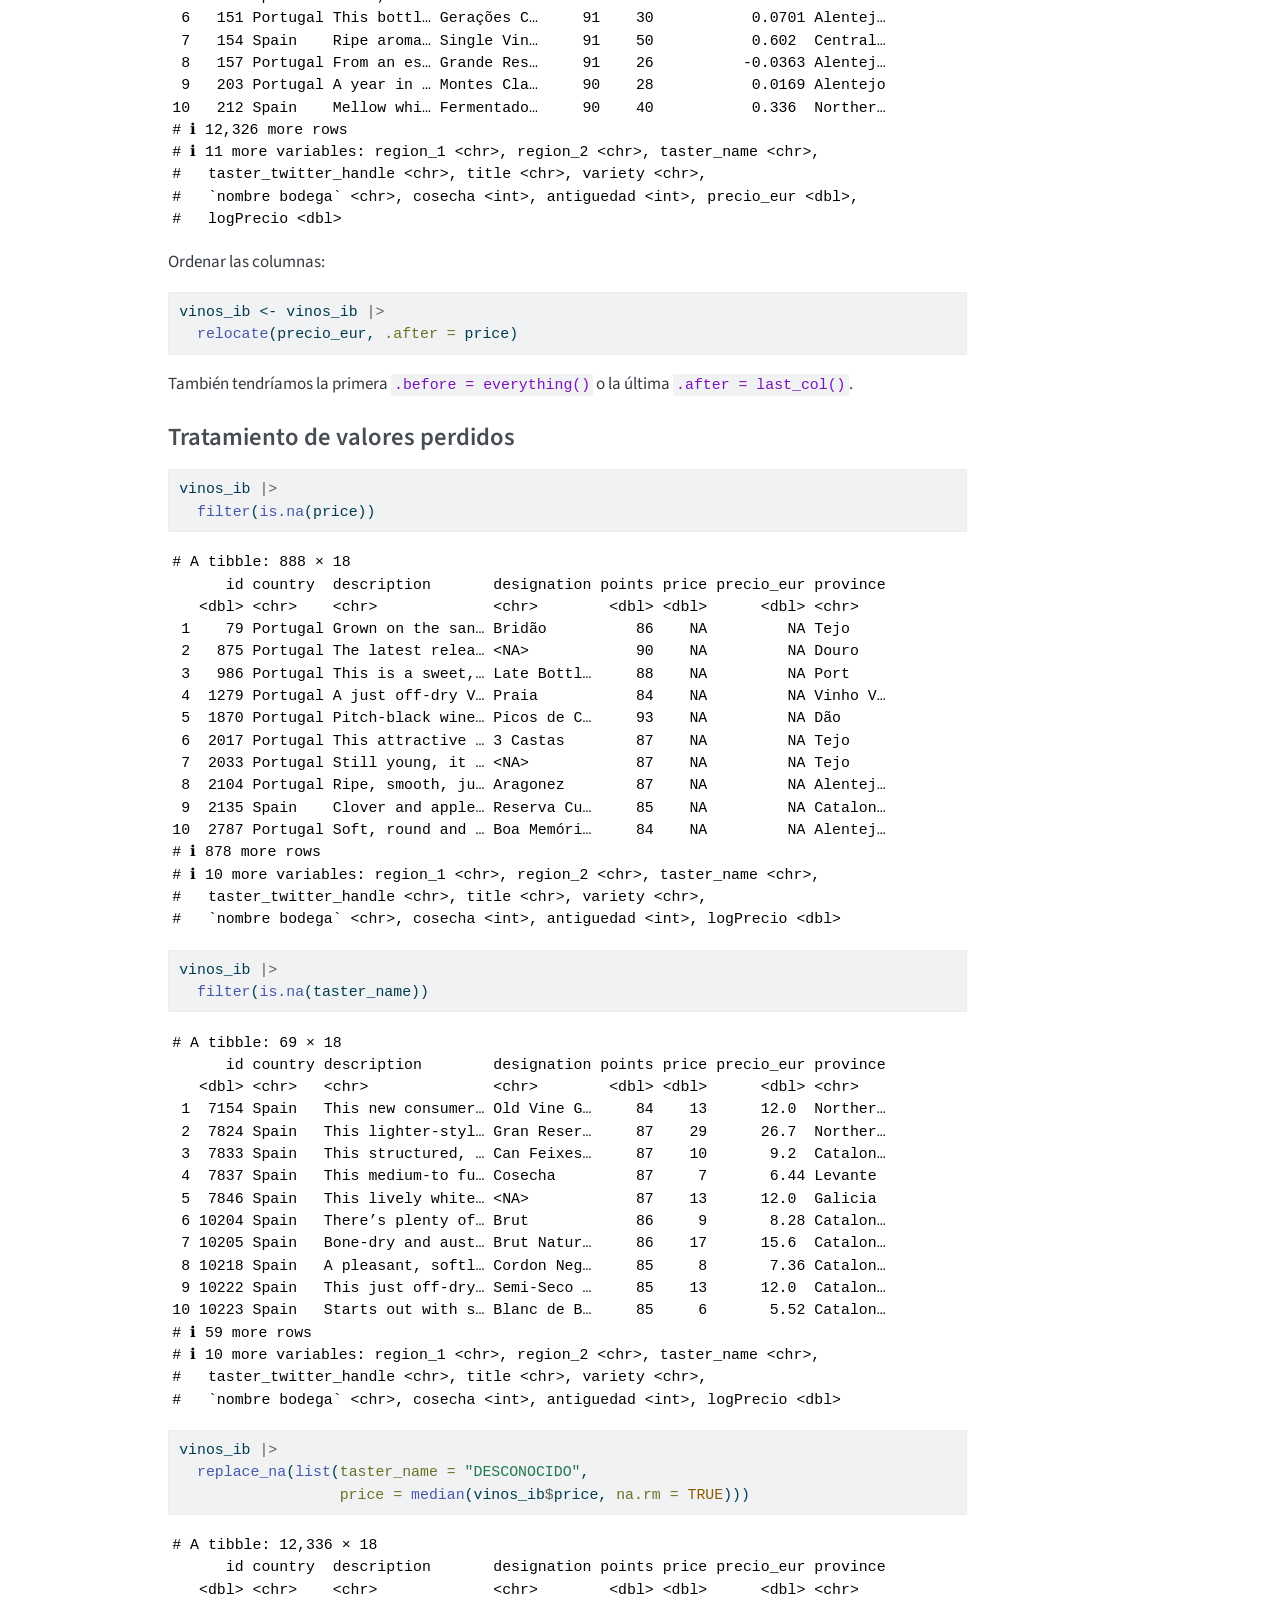
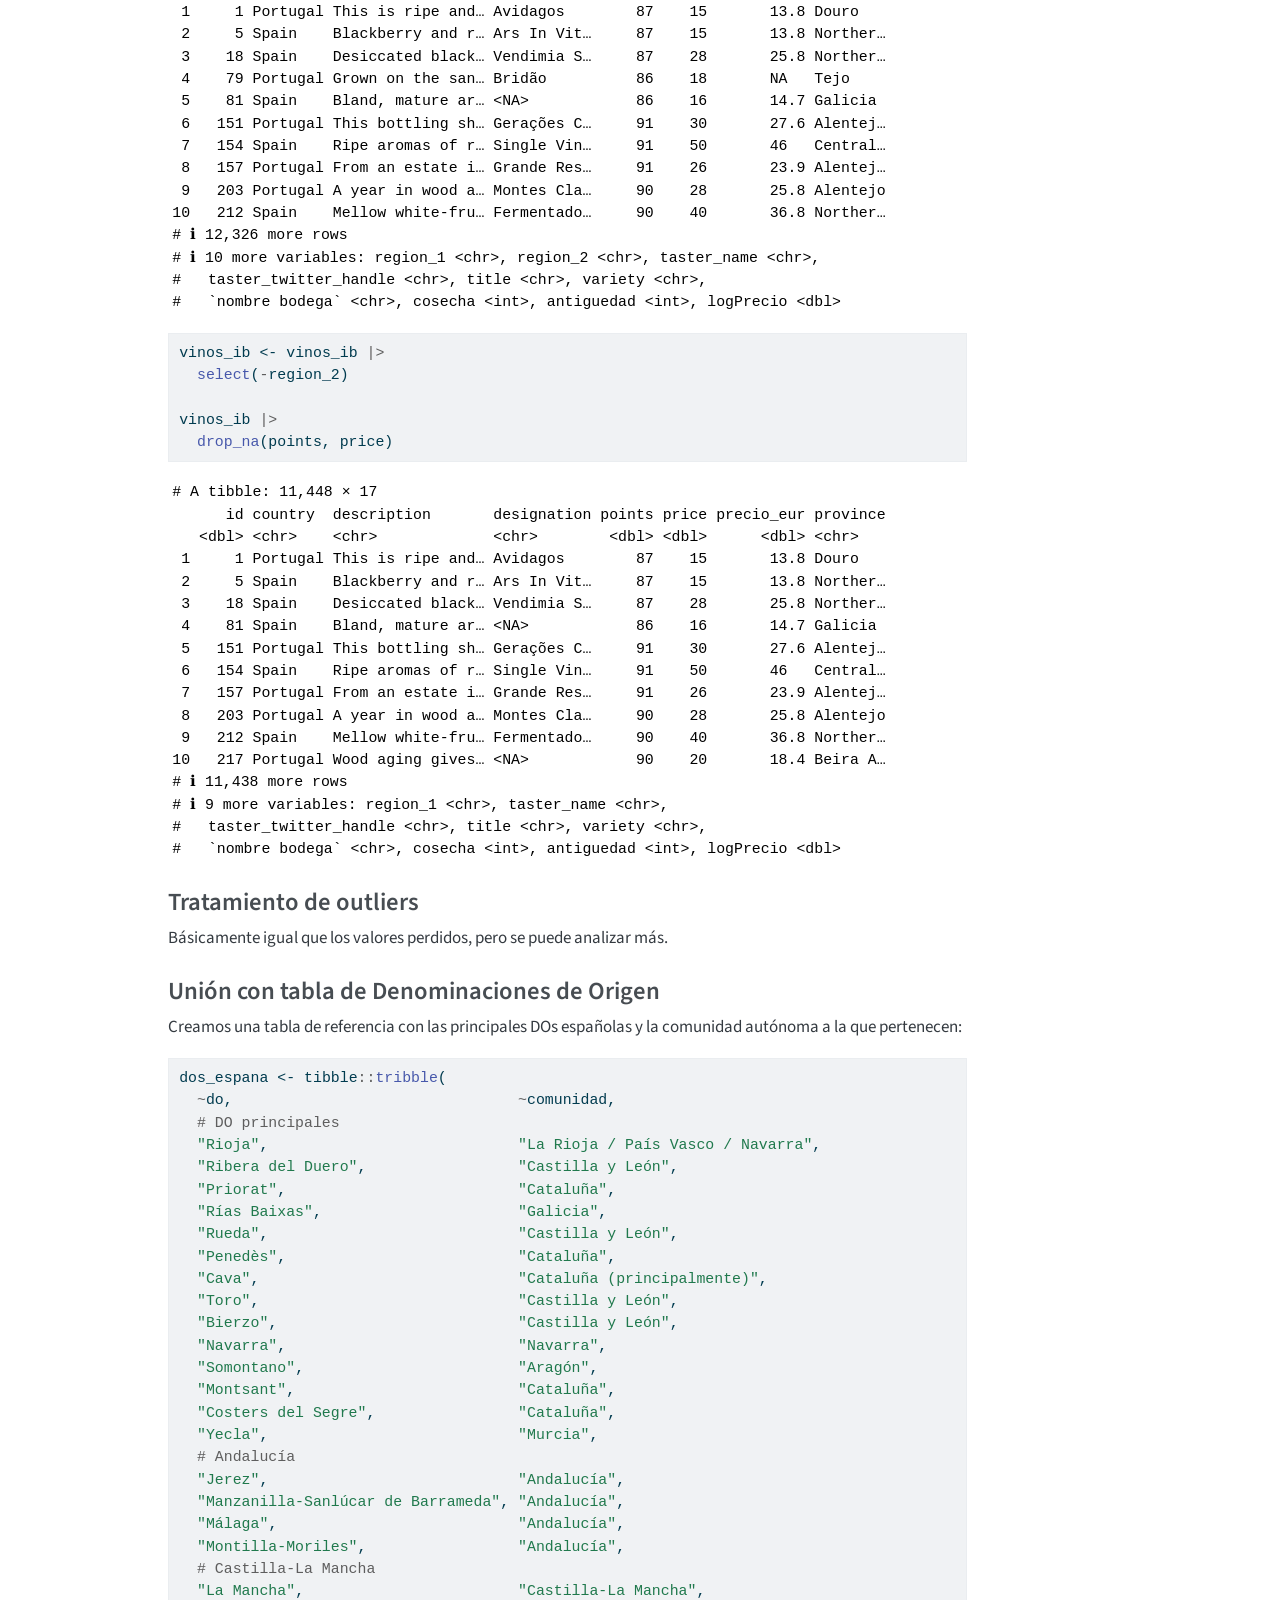
<file: etl.html>
<!DOCTYPE html>
<html xmlns="http://www.w3.org/1999/xhtml" lang="es" xml:lang="es"><head>

<meta charset="utf-8">
<meta name="generator" content="quarto-1.8.24">

<meta name="viewport" content="width=device-width, initial-scale=1.0, user-scalable=yes">


<title>Procesos ETL – Storytelling para Marketing</title>
<style>
code{white-space: pre-wrap;}
span.smallcaps{font-variant: small-caps;}
div.columns{display: flex; gap: min(4vw, 1.5em);}
div.column{flex: auto; overflow-x: auto;}
div.hanging-indent{margin-left: 1.5em; text-indent: -1.5em;}
ul.task-list{list-style: none;}
ul.task-list li input[type="checkbox"] {
  width: 0.8em;
  margin: 0 0.8em 0.2em -1em; /* quarto-specific, see https://github.com/quarto-dev/quarto-cli/issues/4556 */ 
  vertical-align: middle;
}
/* CSS for syntax highlighting */
html { -webkit-text-size-adjust: 100%; }
pre > code.sourceCode { white-space: pre; position: relative; }
pre > code.sourceCode > span { display: inline-block; line-height: 1.25; }
pre > code.sourceCode > span:empty { height: 1.2em; }
.sourceCode { overflow: visible; }
code.sourceCode > span { color: inherit; text-decoration: inherit; }
div.sourceCode { margin: 1em 0; }
pre.sourceCode { margin: 0; }
@media screen {
div.sourceCode { overflow: auto; }
}
@media print {
pre > code.sourceCode { white-space: pre-wrap; }
pre > code.sourceCode > span { text-indent: -5em; padding-left: 5em; }
}
pre.numberSource code
  { counter-reset: source-line 0; }
pre.numberSource code > span
  { position: relative; left: -4em; counter-increment: source-line; }
pre.numberSource code > span > a:first-child::before
  { content: counter(source-line);
    position: relative; left: -1em; text-align: right; vertical-align: baseline;
    border: none; display: inline-block;
    -webkit-touch-callout: none; -webkit-user-select: none;
    -khtml-user-select: none; -moz-user-select: none;
    -ms-user-select: none; user-select: none;
    padding: 0 4px; width: 4em;
  }
pre.numberSource { margin-left: 3em;  padding-left: 4px; }
div.sourceCode
  {   }
@media screen {
pre > code.sourceCode > span > a:first-child::before { text-decoration: underline; }
}
</style>


<script src="site_libs/quarto-nav/quarto-nav.js"></script>
<script src="site_libs/quarto-nav/headroom.min.js"></script>
<script src="site_libs/clipboard/clipboard.min.js"></script>
<script src="site_libs/quarto-search/autocomplete.umd.js"></script>
<script src="site_libs/quarto-search/fuse.min.js"></script>
<script src="site_libs/quarto-search/quarto-search.js"></script>
<meta name="quarto:offset" content="./">
<script src="site_libs/quarto-html/quarto.js" type="module"></script>
<script src="site_libs/quarto-html/tabsets/tabsets.js" type="module"></script>
<script src="site_libs/quarto-html/axe/axe-check.js" type="module"></script>
<script src="site_libs/quarto-html/popper.min.js"></script>
<script src="site_libs/quarto-html/tippy.umd.min.js"></script>
<script src="site_libs/quarto-html/anchor.min.js"></script>
<link href="site_libs/quarto-html/tippy.css" rel="stylesheet">
<link href="site_libs/quarto-html/quarto-syntax-highlighting-dc55a5b9e770e841cd82e46aadbfb9b0.css" rel="stylesheet" id="quarto-text-highlighting-styles">
<script src="site_libs/bootstrap/bootstrap.min.js"></script>
<link href="site_libs/bootstrap/bootstrap-icons.css" rel="stylesheet">
<link href="site_libs/bootstrap/bootstrap-5b4ad623e5705c0698d39aec6f10cf02.min.css" rel="stylesheet" append-hash="true" id="quarto-bootstrap" data-mode="light">
<script id="quarto-search-options" type="application/json">{
  "location": "navbar",
  "copy-button": false,
  "collapse-after": 3,
  "panel-placement": "end",
  "type": "overlay",
  "limit": 50,
  "keyboard-shortcut": [
    "f",
    "/",
    "s"
  ],
  "show-item-context": false,
  "language": {
    "search-no-results-text": "No se han encontrado resultados",
    "search-matching-documents-text": "documentos encontrados",
    "search-copy-link-title": "Copiar el enlace en la búsqueda",
    "search-hide-matches-text": "Ocultar resultados adicionales",
    "search-more-match-text": "resultado adicional en este documento",
    "search-more-matches-text": "resultados adicionales en este documento",
    "search-clear-button-title": "Borrar",
    "search-text-placeholder": "",
    "search-detached-cancel-button-title": "Cancelar",
    "search-submit-button-title": "Enviar",
    "search-label": "Buscar"
  }
}</script>


<link rel="stylesheet" href="styles.css">
</head>

<body class="nav-fixed quarto-light">

<div id="quarto-search-results"></div>
  <header id="quarto-header" class="headroom fixed-top">
    <nav class="navbar navbar-expand-lg " data-bs-theme="dark">
      <div class="navbar-container container-fluid">
      <div class="navbar-brand-container mx-auto">
    <a href="./index.html" class="navbar-brand navbar-brand-logo">
    </a>
    <a class="navbar-brand" href="./index.html">
    <span class="navbar-title">Storytelling para Marketing</span>
    </a>
  </div>
            <div id="quarto-search" class="" title="Buscar"></div>
          <button class="navbar-toggler" type="button" data-bs-toggle="collapse" data-bs-target="#navbarCollapse" aria-controls="navbarCollapse" role="menu" aria-expanded="false" aria-label="Navegación de palanca" onclick="if (window.quartoToggleHeadroom) { window.quartoToggleHeadroom(); }">
  <span class="navbar-toggler-icon"></span>
</button>
          <div class="collapse navbar-collapse" id="navbarCollapse">
            <ul class="navbar-nav navbar-nav-scroll me-auto">
  <li class="nav-item">
    <a class="nav-link" href="./index.html"> 
<span class="menu-text">Bienvenida</span></a>
  </li>  
  <li class="nav-item">
    <a class="nav-link active" href="./etl.html" aria-current="page"> 
<span class="menu-text">Procesos ETL</span></a>
  </li>  
  <li class="nav-item">
    <a class="nav-link" href="./db.html"> 
<span class="menu-text">Bases de datos</span></a>
  </li>  
  <li class="nav-item">
    <a class="nav-link" href="./shiny.html"> 
<span class="menu-text">Shiny dashboards</span></a>
  </li>  
  <li class="nav-item">
    <a class="nav-link" href="./despliegue.html"> 
<span class="menu-text">Despliegue en producción</span></a>
  </li>  
  <li class="nav-item">
    <a class="nav-link" href="./submission.html"> 
<span class="menu-text">Entrega obligatoria</span></a>
  </li>  
  <li class="nav-item">
    <a class="nav-link" href="./about.html"> 
<span class="menu-text">Profesor</span></a>
  </li>  
</ul>
          </div> <!-- /navcollapse -->
            <div class="quarto-navbar-tools">
</div>
      </div> <!-- /container-fluid -->
    </nav>
</header>
<!-- content -->
<div id="quarto-content" class="quarto-container page-columns page-rows-contents page-layout-article page-navbar">
<!-- sidebar -->
<!-- margin-sidebar -->
    <div id="quarto-margin-sidebar" class="sidebar margin-sidebar">
        <nav id="TOC" role="doc-toc" class="toc-active">
    <h2 id="toc-title">En esta página</h2>
   
  <ul>
  <li><a href="#extract" id="toc-extract" class="nav-link active" data-scroll-target="#extract">Extract</a>
  <ul class="collapse">
  <li><a href="#descarga-manual-desde-kaggle" id="toc-descarga-manual-desde-kaggle" class="nav-link" data-scroll-target="#descarga-manual-desde-kaggle">Descarga manual desde Kaggle</a></li>
  <li><a href="#descarga-automatizada-desde-urls-abiertas" id="toc-descarga-automatizada-desde-urls-abiertas" class="nav-link" data-scroll-target="#descarga-automatizada-desde-urls-abiertas">Descarga automatizada desde URLs abiertas</a></li>
  <li><a href="#cargar-los-datos-de-kaggle" id="toc-cargar-los-datos-de-kaggle" class="nav-link" data-scroll-target="#cargar-los-datos-de-kaggle">Cargar los datos de Kaggle</a></li>
  </ul></li>
  <li><a href="#transform" id="toc-transform" class="nav-link" data-scroll-target="#transform">Transform</a>
  <ul class="collapse">
  <li><a href="#limpiar-nombres-de-columnas" id="toc-limpiar-nombres-de-columnas" class="nav-link" data-scroll-target="#limpiar-nombres-de-columnas">Limpiar nombres de columnas</a></li>
  <li><a href="#comprobar-y-cambiar-tipo-de-datos" id="toc-comprobar-y-cambiar-tipo-de-datos" class="nav-link" data-scroll-target="#comprobar-y-cambiar-tipo-de-datos">Comprobar y cambiar tipo de datos</a></li>
  <li><a href="#extraer-el-año-de-cosecha-con-expresiones-regulares" id="toc-extraer-el-año-de-cosecha-con-expresiones-regulares" class="nav-link" data-scroll-target="#extraer-el-año-de-cosecha-con-expresiones-regulares">Extraer el año de cosecha con expresiones regulares</a></li>
  <li><a href="#parsear-y-limpiar-handles-de-twitter" id="toc-parsear-y-limpiar-handles-de-twitter" class="nav-link" data-scroll-target="#parsear-y-limpiar-handles-de-twitter">Parsear y limpiar handles de Twitter</a></li>
  <li><a href="#transformar-factores-con-forcats" id="toc-transformar-factores-con-forcats" class="nav-link" data-scroll-target="#transformar-factores-con-forcats">Transformar factores con {forcats}</a></li>
  <li><a href="#calcular-nuevas-columnas" id="toc-calcular-nuevas-columnas" class="nav-link" data-scroll-target="#calcular-nuevas-columnas">Calcular nuevas columnas</a></li>
  <li><a href="#transformaciones-numéricas" id="toc-transformaciones-numéricas" class="nav-link" data-scroll-target="#transformaciones-numéricas">Transformaciones numéricas</a></li>
  <li><a href="#tratamiento-de-valores-perdidos" id="toc-tratamiento-de-valores-perdidos" class="nav-link" data-scroll-target="#tratamiento-de-valores-perdidos">Tratamiento de valores perdidos</a></li>
  <li><a href="#tratamiento-de-outliers" id="toc-tratamiento-de-outliers" class="nav-link" data-scroll-target="#tratamiento-de-outliers">Tratamiento de outliers</a></li>
  <li><a href="#unión-con-tabla-de-denominaciones-de-origen" id="toc-unión-con-tabla-de-denominaciones-de-origen" class="nav-link" data-scroll-target="#unión-con-tabla-de-denominaciones-de-origen">Unión con tabla de Denominaciones de Origen</a></li>
  <li><a href="#agrupar-y-resumir" id="toc-agrupar-y-resumir" class="nav-link" data-scroll-target="#agrupar-y-resumir">Agrupar y resumir</a></li>
  <li><a href="#preparar-tabla-de-producción" id="toc-preparar-tabla-de-producción" class="nav-link" data-scroll-target="#preparar-tabla-de-producción">Preparar tabla de producción</a></li>
  </ul></li>
  <li><a href="#load" id="toc-load" class="nav-link" data-scroll-target="#load">Load</a></li>
  <li><a href="#resumen" id="toc-resumen" class="nav-link" data-scroll-target="#resumen">Resumen</a></li>
  </ul>
</nav>
    </div>
<!-- main -->
<main class="content" id="quarto-document-content">

<header id="title-block-header" class="quarto-title-block default">
<div class="quarto-title">
<h1 class="title">Procesos ETL</h1>
</div>



<div class="quarto-title-meta">

    
  
    
  </div>
  


</header>


<div class="cell">
<div class="code-copy-outer-scaffold"><div class="sourceCode cell-code" id="cb1"><pre class="sourceCode r code-with-copy"><code class="sourceCode r"><span id="cb1-1"><a href="#cb1-1" aria-hidden="true" tabindex="-1"></a><span class="fu">library</span>(readr)</span>
<span id="cb1-2"><a href="#cb1-2" aria-hidden="true" tabindex="-1"></a><span class="fu">library</span>(dplyr)</span>
<span id="cb1-3"><a href="#cb1-3" aria-hidden="true" tabindex="-1"></a><span class="fu">library</span>(tidyr)</span>
<span id="cb1-4"><a href="#cb1-4" aria-hidden="true" tabindex="-1"></a><span class="fu">library</span>(stringr)</span>
<span id="cb1-5"><a href="#cb1-5" aria-hidden="true" tabindex="-1"></a><span class="fu">library</span>(forcats)</span>
<span id="cb1-6"><a href="#cb1-6" aria-hidden="true" tabindex="-1"></a><span class="fu">library</span>(ggplot2)</span>
<span id="cb1-7"><a href="#cb1-7" aria-hidden="true" tabindex="-1"></a><span class="fu">library</span>(purrr)</span>
<span id="cb1-8"><a href="#cb1-8" aria-hidden="true" tabindex="-1"></a><span class="fu">library</span>(janitor)</span>
<span id="cb1-9"><a href="#cb1-9" aria-hidden="true" tabindex="-1"></a><span class="fu">library</span>(arrow)</span></code></pre></div><button title="Copiar al portapapeles" class="code-copy-button"><i class="bi"></i></button></div>
</div>
<p>En los procesos empresariales, generalmente hay que realizar este tipo de tareas con los datos antes de poder utilizarlos. En el proyecto se obtendrán datos de fuentes abiertas (Extract), se transformarán los datos de forma adecuada (Transform), y se cargarán en el “servidor” local de base de datos (Load).</p>
<p>Vamos a seguir los ejemplos y explicaciones de algunos capítulos del libro <a href="https://r4ds.hadley.nz">R for Data Science 2nd ed</a>:</p>
<ul>
<li><a href="https://r4ds.hadley.nz/data-import">Capítulo 7 Data Import</a></li>
<li><a href="https://r4ds.hadley.nz/transform">Capítulos 12-19 Transform</a></li>
</ul>
<section id="extract" class="level2">
<h2 class="anchored" data-anchor-id="extract">Extract</h2>
<p>En este paso de los procesos ETL normalmente se obtienen los datos “brutos”, que se pueden guardar en <em>data lakes</em>, para ser tratados después.</p>
<section id="descarga-manual-desde-kaggle" class="level3">
<h3 class="anchored" data-anchor-id="descarga-manual-desde-kaggle">Descarga manual desde Kaggle</h3>
<p>La descarga desde Kaggle requiere autenticación, así que en este caso es manual: nos identificamos, descargamos los archivos en la carpeta <code>datos</code> del proyecto.</p>
<div class="callout callout-style-default callout-warning callout-titled">
<div class="callout-header d-flex align-content-center">
<div class="callout-icon-container">
<i class="callout-icon"></i>
</div>
<div class="callout-title-container flex-fill">
Advertencia
</div>
</div>
<div class="callout-body-container callout-body">
<p>Descarga los archivos de datos de Kaggle que se indican en la página de bienvenida y guárdalos en la carpeta <code>datos</code> del proyecto.</p>
</div>
</div>
</section>
<section id="descarga-automatizada-desde-urls-abiertas" class="level3">
<h3 class="anchored" data-anchor-id="descarga-automatizada-desde-urls-abiertas">Descarga automatizada desde URLs abiertas</h3>
<p>Cuando los datos están en una URL pública, se puede automatizar la descarga con <code>download.file()</code>, sin necesidad de intervención manual.</p>
<div class="cell">
<div class="code-copy-outer-scaffold"><div class="sourceCode cell-code" id="cb2"><pre class="sourceCode r code-with-copy"><code class="sourceCode r"><span id="cb2-1"><a href="#cb2-1" aria-hidden="true" tabindex="-1"></a><span class="co"># Crear carpeta si no existe</span></span>
<span id="cb2-2"><a href="#cb2-2" aria-hidden="true" tabindex="-1"></a><span class="cf">if</span> (<span class="sc">!</span><span class="fu">dir.exists</span>(<span class="st">"datos"</span>)) <span class="fu">dir.create</span>(<span class="st">"datos"</span>)</span>
<span id="cb2-3"><a href="#cb2-3" aria-hidden="true" tabindex="-1"></a></span>
<span id="cb2-4"><a href="#cb2-4" aria-hidden="true" tabindex="-1"></a><span class="co"># Producción mundial de vino 1961-2023 (Our World in Data / FAO-OIV)</span></span>
<span id="cb2-5"><a href="#cb2-5" aria-hidden="true" tabindex="-1"></a>url_produccion <span class="ot">&lt;-</span> <span class="fu">paste0</span>(</span>
<span id="cb2-6"><a href="#cb2-6" aria-hidden="true" tabindex="-1"></a>  <span class="st">"https://ourworldindata.org/grapher/wine-production.csv"</span>,</span>
<span id="cb2-7"><a href="#cb2-7" aria-hidden="true" tabindex="-1"></a>  <span class="st">"?v=1&amp;csvType=full&amp;useColumnShortNames=false"</span></span>
<span id="cb2-8"><a href="#cb2-8" aria-hidden="true" tabindex="-1"></a>)</span>
<span id="cb2-9"><a href="#cb2-9" aria-hidden="true" tabindex="-1"></a></span>
<span id="cb2-10"><a href="#cb2-10" aria-hidden="true" tabindex="-1"></a><span class="fu">download.file</span>(</span>
<span id="cb2-11"><a href="#cb2-11" aria-hidden="true" tabindex="-1"></a>  <span class="at">url      =</span> url_produccion,</span>
<span id="cb2-12"><a href="#cb2-12" aria-hidden="true" tabindex="-1"></a>  <span class="at">destfile =</span> <span class="st">"datos/produccion_vino.csv"</span>,</span>
<span id="cb2-13"><a href="#cb2-13" aria-hidden="true" tabindex="-1"></a>  <span class="at">method   =</span> <span class="st">"auto"</span></span>
<span id="cb2-14"><a href="#cb2-14" aria-hidden="true" tabindex="-1"></a>)</span></code></pre></div><button title="Copiar al portapapeles" class="code-copy-button"><i class="bi"></i></button></div>
</div>
<div class="cell">
<div class="code-copy-outer-scaffold"><div class="sourceCode cell-code" id="cb3"><pre class="sourceCode r code-with-copy"><code class="sourceCode r"><span id="cb3-1"><a href="#cb3-1" aria-hidden="true" tabindex="-1"></a>produccion_raw <span class="ot">&lt;-</span> <span class="fu">read_csv</span>(<span class="st">"datos/produccion_vino.csv"</span>)</span></code></pre></div><button title="Copiar al portapapeles" class="code-copy-button"><i class="bi"></i></button></div>
</div>
<div class="cell">
<div class="code-copy-outer-scaffold"><div class="sourceCode cell-code" id="cb4"><pre class="sourceCode r code-with-copy"><code class="sourceCode r"><span id="cb4-1"><a href="#cb4-1" aria-hidden="true" tabindex="-1"></a><span class="fu">glimpse</span>(produccion_raw)</span></code></pre></div><button title="Copiar al portapapeles" class="code-copy-button"><i class="bi"></i></button></div>
</div>
<p><code>glimpse()</code> es el equivalente a <code>str()</code> de R base, pero en formato tabla con una representación más compacta.</p>
<p>Descarga en bucle de múltiples ficheros con rutas predecibles. Los datos de reseñas de vino están particionados por año y mes en el repositorio del curso:</p>
<div class="cell">
<div class="code-copy-outer-scaffold"><div class="sourceCode cell-code" id="cb5"><pre class="sourceCode r code-with-copy"><code class="sourceCode r"><span id="cb5-1"><a href="#cb5-1" aria-hidden="true" tabindex="-1"></a>base_url <span class="ot">&lt;-</span> <span class="st">"https://raw.githubusercontent.com/URJCDSLab/storytelling_umu/refs/heads/main/datos/raw/winemag/"</span></span>
<span id="cb5-2"><a href="#cb5-2" aria-hidden="true" tabindex="-1"></a></span>
<span id="cb5-3"><a href="#cb5-3" aria-hidden="true" tabindex="-1"></a>anios <span class="ot">&lt;-</span> <span class="dv">1997</span><span class="sc">:</span><span class="dv">2016</span></span>
<span id="cb5-4"><a href="#cb5-4" aria-hidden="true" tabindex="-1"></a>meses <span class="ot">&lt;-</span> <span class="fu">sprintf</span>(<span class="st">"%02d"</span>, <span class="dv">1</span><span class="sc">:</span><span class="dv">12</span>)</span>
<span id="cb5-5"><a href="#cb5-5" aria-hidden="true" tabindex="-1"></a></span>
<span id="cb5-6"><a href="#cb5-6" aria-hidden="true" tabindex="-1"></a><span class="cf">if</span> (<span class="sc">!</span><span class="fu">dir.exists</span>(<span class="st">"datos/raw/winemag"</span>)) <span class="fu">dir.create</span>(<span class="st">"datos/raw/winemag"</span>, <span class="at">recursive =</span> <span class="cn">TRUE</span>)</span>
<span id="cb5-7"><a href="#cb5-7" aria-hidden="true" tabindex="-1"></a></span>
<span id="cb5-8"><a href="#cb5-8" aria-hidden="true" tabindex="-1"></a><span class="cf">for</span> (a <span class="cf">in</span> anios) {</span>
<span id="cb5-9"><a href="#cb5-9" aria-hidden="true" tabindex="-1"></a>  <span class="cf">for</span> (m <span class="cf">in</span> meses) {</span>
<span id="cb5-10"><a href="#cb5-10" aria-hidden="true" tabindex="-1"></a>    url      <span class="ot">&lt;-</span> <span class="fu">paste0</span>(base_url, <span class="st">"/data-"</span>, a, <span class="st">"-"</span>, m, <span class="st">".csv"</span>)</span>
<span id="cb5-11"><a href="#cb5-11" aria-hidden="true" tabindex="-1"></a>    destfile <span class="ot">&lt;-</span> <span class="fu">paste0</span>(<span class="st">"datos/raw/winemag/data-"</span>, a, <span class="st">"-"</span>, m, <span class="st">".csv"</span>)</span>
<span id="cb5-12"><a href="#cb5-12" aria-hidden="true" tabindex="-1"></a>    <span class="fu">download.file</span>(url, <span class="at">destfile =</span> destfile, <span class="at">quiet =</span> <span class="cn">TRUE</span>)</span>
<span id="cb5-13"><a href="#cb5-13" aria-hidden="true" tabindex="-1"></a>  }</span>
<span id="cb5-14"><a href="#cb5-14" aria-hidden="true" tabindex="-1"></a>}</span></code></pre></div><button title="Copiar al portapapeles" class="code-copy-button"><i class="bi"></i></button></div>
</div>
<p>Una vez descargados, podemos combinar todos los ficheros en un único data frame. La forma más explícita es con un bucle <code>for</code> y <code>bind_rows()</code>:</p>
<div class="cell">
<div class="code-copy-outer-scaffold"><div class="sourceCode cell-code" id="cb6"><pre class="sourceCode r code-with-copy"><code class="sourceCode r"><span id="cb6-1"><a href="#cb6-1" aria-hidden="true" tabindex="-1"></a>ficheros <span class="ot">&lt;-</span> <span class="fu">list.files</span>(<span class="st">"datos/raw/winemag"</span>, <span class="at">pattern =</span> <span class="st">"</span><span class="sc">\\</span><span class="st">.csv$"</span>, <span class="at">full.names =</span> <span class="cn">TRUE</span>)</span>
<span id="cb6-2"><a href="#cb6-2" aria-hidden="true" tabindex="-1"></a></span>
<span id="cb6-3"><a href="#cb6-3" aria-hidden="true" tabindex="-1"></a>winetasting_raw <span class="ot">&lt;-</span> <span class="fu">data.frame</span>()</span>
<span id="cb6-4"><a href="#cb6-4" aria-hidden="true" tabindex="-1"></a><span class="cf">for</span> (f <span class="cf">in</span> ficheros) {</span>
<span id="cb6-5"><a href="#cb6-5" aria-hidden="true" tabindex="-1"></a>  chunk <span class="ot">&lt;-</span> <span class="fu">read_csv</span>(f, <span class="at">show_col_types =</span> <span class="cn">FALSE</span>)</span>
<span id="cb6-6"><a href="#cb6-6" aria-hidden="true" tabindex="-1"></a>  winetasting_raw <span class="ot">&lt;-</span> <span class="fu">bind_rows</span>(winetasting_raw, chunk)</span>
<span id="cb6-7"><a href="#cb6-7" aria-hidden="true" tabindex="-1"></a>}</span></code></pre></div><button title="Copiar al portapapeles" class="code-copy-button"><i class="bi"></i></button></div>
</div>
<p>La misma operación con <code>purrr::map()</code> es más compacta y eficiente (evita copiar el data frame completo en cada iteración):</p>
<div class="cell">
<div class="code-copy-outer-scaffold"><div class="sourceCode cell-code" id="cb7"><pre class="sourceCode r code-with-copy"><code class="sourceCode r"><span id="cb7-1"><a href="#cb7-1" aria-hidden="true" tabindex="-1"></a>winetasting_raw <span class="ot">&lt;-</span> <span class="fu">list.files</span>(</span>
<span id="cb7-2"><a href="#cb7-2" aria-hidden="true" tabindex="-1"></a>  <span class="st">"datos/raw/winemag"</span>,</span>
<span id="cb7-3"><a href="#cb7-3" aria-hidden="true" tabindex="-1"></a>  <span class="at">pattern    =</span> <span class="st">"</span><span class="sc">\\</span><span class="st">.csv$"</span>,</span>
<span id="cb7-4"><a href="#cb7-4" aria-hidden="true" tabindex="-1"></a>  <span class="at">full.names =</span> <span class="cn">TRUE</span></span>
<span id="cb7-5"><a href="#cb7-5" aria-hidden="true" tabindex="-1"></a>) <span class="sc">|&gt;</span></span>
<span id="cb7-6"><a href="#cb7-6" aria-hidden="true" tabindex="-1"></a>  <span class="fu">map</span>(read_csv, <span class="at">show_col_types =</span> <span class="cn">FALSE</span>) <span class="sc">|&gt;</span></span>
<span id="cb7-7"><a href="#cb7-7" aria-hidden="true" tabindex="-1"></a>  <span class="fu">list_rbind</span>()</span></code></pre></div><button title="Copiar al portapapeles" class="code-copy-button"><i class="bi"></i></button></div>
</div>
</section>
<section id="cargar-los-datos-de-kaggle" class="level3">
<h3 class="anchored" data-anchor-id="cargar-los-datos-de-kaggle">Cargar los datos de Kaggle</h3>
<div class="cell">
<div class="code-copy-outer-scaffold"><div class="sourceCode cell-code" id="cb8"><pre class="sourceCode r code-with-copy"><code class="sourceCode r"><span id="cb8-1"><a href="#cb8-1" aria-hidden="true" tabindex="-1"></a>winetasting <span class="ot">&lt;-</span> <span class="fu">read_csv</span>(<span class="st">"datos/winemag-data-130k-v2.csv"</span>) <span class="sc">|&gt;</span> <span class="fu">rename</span>(<span class="at">id =</span> <span class="dv">1</span>)</span></code></pre></div><button title="Copiar al portapapeles" class="code-copy-button"><i class="bi"></i></button></div>
<div class="cell-output cell-output-stderr">
<pre><code>Rows: 129971 Columns: 14
── Column specification ────────────────────────────────────────────────────────
Delimiter: ","
chr (11): country, description, designation, province, region_1, region_2, t...
dbl  (3): id, points, price

ℹ Use `spec()` to retrieve the full column specification for this data.
ℹ Specify the column types or set `show_col_types = FALSE` to quiet this message.</code></pre>
</div>
</div>
<div class="cell">
<div class="code-copy-outer-scaffold"><div class="sourceCode cell-code" id="cb10"><pre class="sourceCode r code-with-copy"><code class="sourceCode r"><span id="cb10-1"><a href="#cb10-1" aria-hidden="true" tabindex="-1"></a><span class="fu">nrow</span>(winetasting)</span></code></pre></div><button title="Copiar al portapapeles" class="code-copy-button"><i class="bi"></i></button></div>
<div class="cell-output cell-output-stdout">
<pre><code>[1] 129971</code></pre>
</div>
</div>
<div class="cell">
<div class="code-copy-outer-scaffold"><div class="sourceCode cell-code" id="cb12"><pre class="sourceCode r code-with-copy"><code class="sourceCode r"><span id="cb12-1"><a href="#cb12-1" aria-hidden="true" tabindex="-1"></a><span class="fu">glimpse</span>(winetasting)</span></code></pre></div><button title="Copiar al portapapeles" class="code-copy-button"><i class="bi"></i></button></div>
<div class="cell-output cell-output-stdout">
<pre><code>Rows: 129,971
Columns: 14
$ id                    &lt;dbl&gt; 0, 1, 2, 3, 4, 5, 6, 7, 8, 9, 10, 11, 12, 13, 14…
$ country               &lt;chr&gt; "Italy", "Portugal", "US", "US", "US", "Spain", …
$ description           &lt;chr&gt; "Aromas include tropical fruit, broom, brimstone…
$ designation           &lt;chr&gt; "Vulkà Bianco", "Avidagos", NA, "Reserve Late Ha…
$ points                &lt;dbl&gt; 87, 87, 87, 87, 87, 87, 87, 87, 87, 87, 87, 87, …
$ price                 &lt;dbl&gt; NA, 15, 14, 13, 65, 15, 16, 24, 12, 27, 19, 30, …
$ province              &lt;chr&gt; "Sicily &amp; Sardinia", "Douro", "Oregon", "Michiga…
$ region_1              &lt;chr&gt; "Etna", NA, "Willamette Valley", "Lake Michigan …
$ region_2              &lt;chr&gt; NA, NA, "Willamette Valley", NA, "Willamette Val…
$ taster_name           &lt;chr&gt; "Kerin O’Keefe", "Roger Voss", "Paul Gregutt", "…
$ taster_twitter_handle &lt;chr&gt; "@kerinokeefe", "@vossroger", "@paulgwine&nbsp;", NA,…
$ title                 &lt;chr&gt; "Nicosia 2013 Vulkà Bianco  (Etna)", "Quinta dos…
$ variety               &lt;chr&gt; "White Blend", "Portuguese Red", "Pinot Gris", "…
$ winery                &lt;chr&gt; "Nicosia", "Quinta dos Avidagos", "Rainstorm", "…</code></pre>
</div>
</div>
</section>
</section>
<section id="transform" class="level2">
<h2 class="anchored" data-anchor-id="transform">Transform</h2>
<p>Hay múltiples operaciones de transformación. Vamos a practicar con algunas de ellas. Muchas veces se habla de <em>feature engineering</em> sobre todo cuando la transformación va dirigida a la creación de modelos estadísticos.</p>
<div class="cell">
<div class="code-copy-outer-scaffold"><div class="sourceCode cell-code" id="cb14"><pre class="sourceCode r code-with-copy"><code class="sourceCode r"><span id="cb14-1"><a href="#cb14-1" aria-hidden="true" tabindex="-1"></a>vinos_ib <span class="ot">&lt;-</span> winetasting <span class="sc">|&gt;</span></span>
<span id="cb14-2"><a href="#cb14-2" aria-hidden="true" tabindex="-1"></a>  <span class="fu">filter</span>(country <span class="sc">%in%</span> <span class="fu">c</span>(<span class="st">"Spain"</span>, <span class="st">"Portugal"</span>))</span></code></pre></div><button title="Copiar al portapapeles" class="code-copy-button"><i class="bi"></i></button></div>
</div>
<div class="cell">
<div class="code-copy-outer-scaffold"><div class="sourceCode cell-code" id="cb15"><pre class="sourceCode r code-with-copy"><code class="sourceCode r"><span id="cb15-1"><a href="#cb15-1" aria-hidden="true" tabindex="-1"></a><span class="fu">glimpse</span>(vinos_ib)</span></code></pre></div><button title="Copiar al portapapeles" class="code-copy-button"><i class="bi"></i></button></div>
<div class="cell-output cell-output-stdout">
<pre><code>Rows: 12,336
Columns: 14
$ id                    &lt;dbl&gt; 1, 5, 18, 79, 81, 151, 154, 157, 203, 212, 217, …
$ country               &lt;chr&gt; "Portugal", "Spain", "Spain", "Portugal", "Spain…
$ description           &lt;chr&gt; "This is ripe and fruity, a wine that is smooth …
$ designation           &lt;chr&gt; "Avidagos", "Ars In Vitro", "Vendimia Selecciona…
$ points                &lt;dbl&gt; 87, 87, 87, 86, 86, 91, 91, 91, 90, 90, 90, 85, …
$ price                 &lt;dbl&gt; 15, 15, 28, NA, 16, 30, 50, 26, 28, 40, 20, 13, …
$ province              &lt;chr&gt; "Douro", "Northern Spain", "Northern Spain", "Te…
$ region_1              &lt;chr&gt; NA, "Navarra", "Ribera del Duero", NA, "Rías Bai…
$ region_2              &lt;chr&gt; NA, NA, NA, NA, NA, NA, NA, NA, NA, NA, NA, NA, …
$ taster_name           &lt;chr&gt; "Roger Voss", "Michael Schachner", "Michael Scha…
$ taster_twitter_handle &lt;chr&gt; "@vossroger", "@wineschach", "@wineschach", "@vo…
$ title                 &lt;chr&gt; "Quinta dos Avidagos 2011 Avidagos Red (Douro)",…
$ variety               &lt;chr&gt; "Portuguese Red", "Tempranillo-Merlot", "Tempran…
$ winery                &lt;chr&gt; "Quinta dos Avidagos", "Tandem", "Pradorey", "Ad…</code></pre>
</div>
</div>
<p>Calculamos el porcentaje de registros que son de la península ibérica:</p>
<div class="cell">
<div class="code-copy-outer-scaffold"><div class="sourceCode cell-code" id="cb17"><pre class="sourceCode r code-with-copy"><code class="sourceCode r"><span id="cb17-1"><a href="#cb17-1" aria-hidden="true" tabindex="-1"></a><span class="fu">round</span>(<span class="dv">100</span> <span class="sc">*</span> <span class="fu">nrow</span>(vinos_ib) <span class="sc">/</span> <span class="fu">nrow</span>(winetasting), <span class="dv">2</span>)</span></code></pre></div><button title="Copiar al portapapeles" class="code-copy-button"><i class="bi"></i></button></div>
<div class="cell-output cell-output-stdout">
<pre><code>[1] 9.49</code></pre>
</div>
</div>
<section id="limpiar-nombres-de-columnas" class="level3">
<h3 class="anchored" data-anchor-id="limpiar-nombres-de-columnas">Limpiar nombres de columnas</h3>
<p>Ver el efecto que produce cada ejemplo siguiente en el data.frame.</p>
<div class="cell">
<div class="code-copy-outer-scaffold"><div class="sourceCode cell-code" id="cb19"><pre class="sourceCode r code-with-copy"><code class="sourceCode r"><span id="cb19-1"><a href="#cb19-1" aria-hidden="true" tabindex="-1"></a><span class="co"># R base</span></span>
<span id="cb19-2"><a href="#cb19-2" aria-hidden="true" tabindex="-1"></a><span class="fu">colnames</span>(vinos_ib)</span></code></pre></div><button title="Copiar al portapapeles" class="code-copy-button"><i class="bi"></i></button></div>
<div class="cell-output cell-output-stdout">
<pre><code> [1] "id"                    "country"               "description"          
 [4] "designation"           "points"                "price"                
 [7] "province"              "region_1"              "region_2"             
[10] "taster_name"           "taster_twitter_handle" "title"                
[13] "variety"               "winery"               </code></pre>
</div>
<div class="code-copy-outer-scaffold"><div class="sourceCode cell-code" id="cb21"><pre class="sourceCode r code-with-copy"><code class="sourceCode r"><span id="cb21-1"><a href="#cb21-1" aria-hidden="true" tabindex="-1"></a><span class="co"># cambia winery por nombre bodega</span></span>
<span id="cb21-2"><a href="#cb21-2" aria-hidden="true" tabindex="-1"></a><span class="fu">colnames</span>(vinos_ib)[<span class="dv">14</span>] <span class="ot">&lt;-</span> <span class="st">"nombre bodega"</span></span>
<span id="cb21-3"><a href="#cb21-3" aria-hidden="true" tabindex="-1"></a><span class="fu">colnames</span>(vinos_ib)</span></code></pre></div><button title="Copiar al portapapeles" class="code-copy-button"><i class="bi"></i></button></div>
<div class="cell-output cell-output-stdout">
<pre><code> [1] "id"                    "country"               "description"          
 [4] "designation"           "points"                "price"                
 [7] "province"              "region_1"              "region_2"             
[10] "taster_name"           "taster_twitter_handle" "title"                
[13] "variety"               "nombre bodega"        </code></pre>
</div>
<div class="code-copy-outer-scaffold"><div class="sourceCode cell-code" id="cb23"><pre class="sourceCode r code-with-copy"><code class="sourceCode r"><span id="cb23-1"><a href="#cb23-1" aria-hidden="true" tabindex="-1"></a><span class="fu">head</span>(vinos_ib<span class="sc">$</span><span class="st">`</span><span class="at">nombre bodega</span><span class="st">`</span>)</span></code></pre></div><button title="Copiar al portapapeles" class="code-copy-button"><i class="bi"></i></button></div>
<div class="cell-output cell-output-stdout">
<pre><code>[1] "Quinta dos Avidagos"          "Tandem"                      
[3] "Pradorey"                     "Adega Cooperativa do Cartaxo"
[5] "Spyro"                        "Herdade Grande"              </code></pre>
</div>
</div>
<div class="cell">
<div class="code-copy-outer-scaffold"><div class="sourceCode cell-code" id="cb25"><pre class="sourceCode r code-with-copy"><code class="sourceCode r"><span id="cb25-1"><a href="#cb25-1" aria-hidden="true" tabindex="-1"></a><span class="co"># cambiar nombre bodega por bodega</span></span>
<span id="cb25-2"><a href="#cb25-2" aria-hidden="true" tabindex="-1"></a>vinos_ib <span class="ot">&lt;-</span> vinos_ib <span class="sc">|&gt;</span></span>
<span id="cb25-3"><a href="#cb25-3" aria-hidden="true" tabindex="-1"></a>  <span class="fu">rename</span>(<span class="at">bodega =</span> <span class="st">"nombre bodega"</span>)</span>
<span id="cb25-4"><a href="#cb25-4" aria-hidden="true" tabindex="-1"></a></span>
<span id="cb25-5"><a href="#cb25-5" aria-hidden="true" tabindex="-1"></a><span class="fu">head</span>(vinos_ib<span class="sc">$</span><span class="st">`</span><span class="at">bodega</span><span class="st">`</span>)</span></code></pre></div><button title="Copiar al portapapeles" class="code-copy-button"><i class="bi"></i></button></div>
<div class="cell-output cell-output-stdout">
<pre><code>[1] "Quinta dos Avidagos"          "Tandem"                      
[3] "Pradorey"                     "Adega Cooperativa do Cartaxo"
[5] "Spyro"                        "Herdade Grande"              </code></pre>
</div>
</div>
<div class="cell">
<div class="code-copy-outer-scaffold"><div class="sourceCode cell-code" id="cb27"><pre class="sourceCode r code-with-copy"><code class="sourceCode r"><span id="cb27-1"><a href="#cb27-1" aria-hidden="true" tabindex="-1"></a>vinos_ib <span class="ot">&lt;-</span> vinos_ib <span class="sc">|&gt;</span></span>
<span id="cb27-2"><a href="#cb27-2" aria-hidden="true" tabindex="-1"></a>  <span class="fu">rename</span>(<span class="st">`</span><span class="at">nombre bodega</span><span class="st">`</span> <span class="ot">=</span> <span class="st">"bodega"</span>)</span>
<span id="cb27-3"><a href="#cb27-3" aria-hidden="true" tabindex="-1"></a></span>
<span id="cb27-4"><a href="#cb27-4" aria-hidden="true" tabindex="-1"></a><span class="fu">head</span>(vinos_ib<span class="sc">$</span><span class="st">`</span><span class="at">nombre bodega</span><span class="st">`</span>)</span></code></pre></div><button title="Copiar al portapapeles" class="code-copy-button"><i class="bi"></i></button></div>
<div class="cell-output cell-output-stdout">
<pre><code>[1] "Quinta dos Avidagos"          "Tandem"                      
[3] "Pradorey"                     "Adega Cooperativa do Cartaxo"
[5] "Spyro"                        "Herdade Grande"              </code></pre>
</div>
</div>
</section>
<section id="comprobar-y-cambiar-tipo-de-datos" class="level3">
<h3 class="anchored" data-anchor-id="comprobar-y-cambiar-tipo-de-datos">Comprobar y cambiar tipo de datos</h3>
<p>Ejemplos del libro R for Data Science para corregir errores de datos:</p>
<div class="cell">
<div class="code-copy-outer-scaffold"><div class="sourceCode cell-code" id="cb29"><pre class="sourceCode r code-with-copy"><code class="sourceCode r"><span id="cb29-1"><a href="#cb29-1" aria-hidden="true" tabindex="-1"></a>students <span class="ot">&lt;-</span> <span class="fu">read_csv</span>(<span class="st">"https://pos.it/r4ds-students-csv"</span>)</span></code></pre></div><button title="Copiar al portapapeles" class="code-copy-button"><i class="bi"></i></button></div>
<div class="cell-output cell-output-stderr">
<pre><code>Rows: 6 Columns: 5
── Column specification ────────────────────────────────────────────────────────
Delimiter: ","
chr (4): Full Name, favourite.food, mealPlan, AGE
dbl (1): Student ID

ℹ Use `spec()` to retrieve the full column specification for this data.
ℹ Specify the column types or set `show_col_types = FALSE` to quiet this message.</code></pre>
</div>
<div class="code-copy-outer-scaffold"><div class="sourceCode cell-code" id="cb31"><pre class="sourceCode r code-with-copy"><code class="sourceCode r"><span id="cb31-1"><a href="#cb31-1" aria-hidden="true" tabindex="-1"></a>students <span class="ot">&lt;-</span> students <span class="sc">|&gt;</span> janitor<span class="sc">::</span><span class="fu">clean_names</span>()</span>
<span id="cb31-2"><a href="#cb31-2" aria-hidden="true" tabindex="-1"></a></span>
<span id="cb31-3"><a href="#cb31-3" aria-hidden="true" tabindex="-1"></a>students <span class="sc">|&gt;</span></span>
<span id="cb31-4"><a href="#cb31-4" aria-hidden="true" tabindex="-1"></a>  <span class="fu">count</span>(age)</span></code></pre></div><button title="Copiar al portapapeles" class="code-copy-button"><i class="bi"></i></button></div>
<div class="cell-output cell-output-stdout">
<pre><code># A tibble: 6 × 2
  age       n
  &lt;chr&gt; &lt;int&gt;
1 4         1
2 5         1
3 6         1
4 7         1
5 five      1
6 &lt;NA&gt;      1</code></pre>
</div>
<div class="code-copy-outer-scaffold"><div class="sourceCode cell-code" id="cb33"><pre class="sourceCode r code-with-copy"><code class="sourceCode r"><span id="cb33-1"><a href="#cb33-1" aria-hidden="true" tabindex="-1"></a>students <span class="ot">&lt;-</span> students <span class="sc">|&gt;</span></span>
<span id="cb33-2"><a href="#cb33-2" aria-hidden="true" tabindex="-1"></a>  <span class="fu">mutate</span>(<span class="at">edad =</span> <span class="fu">as.numeric</span>(</span>
<span id="cb33-3"><a href="#cb33-3" aria-hidden="true" tabindex="-1"></a>    <span class="fu">case_when</span>(age <span class="sc">==</span> <span class="st">"five"</span> <span class="sc">~</span> <span class="st">"5"</span>,</span>
<span id="cb33-4"><a href="#cb33-4" aria-hidden="true" tabindex="-1"></a>              age <span class="sc">==</span> <span class="st">"four"</span> <span class="sc">~</span> <span class="st">"4"</span>,</span>
<span id="cb33-5"><a href="#cb33-5" aria-hidden="true" tabindex="-1"></a>              <span class="at">.default =</span> age)))</span></code></pre></div><button title="Copiar al portapapeles" class="code-copy-button"><i class="bi"></i></button></div>
</div>
</section>
<section id="extraer-el-año-de-cosecha-con-expresiones-regulares" class="level3">
<h3 class="anchored" data-anchor-id="extraer-el-año-de-cosecha-con-expresiones-regulares">Extraer el año de cosecha con expresiones regulares</h3>
<p>El campo <code>title</code> contiene el año de la cosecha embebido en el texto, por ejemplo <code>"Nicosia 2013 Vulkà Bianco (Etna)"</code>. Con {stringr} y una expresión regular podemos extraerlo como variable numérica:</p>
<div class="cell">
<div class="code-copy-outer-scaffold"><div class="sourceCode cell-code" id="cb34"><pre class="sourceCode r code-with-copy"><code class="sourceCode r"><span id="cb34-1"><a href="#cb34-1" aria-hidden="true" tabindex="-1"></a>vinos_ib <span class="ot">&lt;-</span> vinos_ib <span class="sc">|&gt;</span></span>
<span id="cb34-2"><a href="#cb34-2" aria-hidden="true" tabindex="-1"></a>  <span class="fu">mutate</span>(</span>
<span id="cb34-3"><a href="#cb34-3" aria-hidden="true" tabindex="-1"></a>    <span class="at">cosecha =</span> <span class="fu">str_extract</span>(title, <span class="st">"(19|20)[0-9]{2}"</span>) <span class="sc">|&gt;</span> <span class="fu">as.integer</span>()</span>
<span id="cb34-4"><a href="#cb34-4" aria-hidden="true" tabindex="-1"></a>  )</span>
<span id="cb34-5"><a href="#cb34-5" aria-hidden="true" tabindex="-1"></a></span>
<span id="cb34-6"><a href="#cb34-6" aria-hidden="true" tabindex="-1"></a>vinos_ib <span class="sc">|&gt;</span></span>
<span id="cb34-7"><a href="#cb34-7" aria-hidden="true" tabindex="-1"></a>  <span class="fu">count</span>(cosecha, <span class="at">sort =</span> <span class="cn">TRUE</span>)</span></code></pre></div><button title="Copiar al portapapeles" class="code-copy-button"><i class="bi"></i></button></div>
<div class="cell-output cell-output-stdout">
<pre><code># A tibble: 52 × 2
   cosecha     n
     &lt;int&gt; &lt;int&gt;
 1    2013  1376
 2    2014  1358
 3    2011  1314
 4    2012  1243
 5    2015  1124
 6    2010  1027
 7    2009   959
 8      NA   829
 9    2008   704
10    2007   530
# ℹ 42 more rows</code></pre>
</div>
</div>
<p>La expresión <code>(19|20)[0-9]{2}</code> captura cualquier secuencia de cuatro dígitos que empiece por <code>19</code> o <code>20</code>.</p>
<div class="cell">
<div class="code-copy-outer-scaffold"><div class="sourceCode cell-code" id="cb36"><pre class="sourceCode r code-with-copy"><code class="sourceCode r"><span id="cb36-1"><a href="#cb36-1" aria-hidden="true" tabindex="-1"></a>vinos_ib <span class="sc">|&gt;</span></span>
<span id="cb36-2"><a href="#cb36-2" aria-hidden="true" tabindex="-1"></a>  <span class="fu">filter</span>(<span class="sc">!</span><span class="fu">is.na</span>(cosecha)) <span class="sc">|&gt;</span></span>
<span id="cb36-3"><a href="#cb36-3" aria-hidden="true" tabindex="-1"></a>  <span class="fu">ggplot</span>(<span class="fu">aes</span>(<span class="at">x =</span> cosecha)) <span class="sc">+</span></span>
<span id="cb36-4"><a href="#cb36-4" aria-hidden="true" tabindex="-1"></a>  <span class="fu">geom_histogram</span>(<span class="at">binwidth =</span> <span class="dv">1</span>) <span class="sc">+</span></span>
<span id="cb36-5"><a href="#cb36-5" aria-hidden="true" tabindex="-1"></a>  <span class="fu">labs</span>(<span class="at">title =</span> <span class="st">"Reseñas por año de cosecha"</span>,</span>
<span id="cb36-6"><a href="#cb36-6" aria-hidden="true" tabindex="-1"></a>       <span class="at">x =</span> <span class="st">"Año de cosecha"</span>, <span class="at">y =</span> <span class="st">"Número de reseñas"</span>)</span></code></pre></div><button title="Copiar al portapapeles" class="code-copy-button"><i class="bi"></i></button></div>
<div class="cell-output-display">
<div>
<figure class="figure">
<p><img src="etl_files/figure-html/unnamed-chunk-18-1.png" class="img-fluid figure-img" width="672"></p>
</figure>
</div>
</div>
</div>
<div class="cell">
<div class="code-copy-outer-scaffold"><div class="sourceCode cell-code" id="cb37"><pre class="sourceCode r code-with-copy"><code class="sourceCode r"><span id="cb37-1"><a href="#cb37-1" aria-hidden="true" tabindex="-1"></a>vinos_ib <span class="sc">|&gt;</span></span>
<span id="cb37-2"><a href="#cb37-2" aria-hidden="true" tabindex="-1"></a>  <span class="fu">filter</span>(<span class="sc">!</span><span class="fu">is.na</span>(cosecha)) <span class="sc">|&gt;</span></span>
<span id="cb37-3"><a href="#cb37-3" aria-hidden="true" tabindex="-1"></a>  <span class="fu">filter</span>(cosecha <span class="sc">&gt;</span> <span class="dv">2000</span>) <span class="sc">|&gt;</span></span>
<span id="cb37-4"><a href="#cb37-4" aria-hidden="true" tabindex="-1"></a>  <span class="fu">ggplot</span>(<span class="fu">aes</span>(<span class="at">x =</span> cosecha)) <span class="sc">+</span></span>
<span id="cb37-5"><a href="#cb37-5" aria-hidden="true" tabindex="-1"></a>  <span class="fu">geom_histogram</span>(<span class="at">binwidth =</span> <span class="dv">1</span>) <span class="sc">+</span></span>
<span id="cb37-6"><a href="#cb37-6" aria-hidden="true" tabindex="-1"></a>  <span class="fu">labs</span>(<span class="at">title =</span> <span class="st">"Reseñas por año de cosecha"</span>,</span>
<span id="cb37-7"><a href="#cb37-7" aria-hidden="true" tabindex="-1"></a>       <span class="at">x =</span> <span class="st">"Año de cosecha"</span>, <span class="at">y =</span> <span class="st">"Número de reseñas"</span>)</span></code></pre></div><button title="Copiar al portapapeles" class="code-copy-button"><i class="bi"></i></button></div>
<div class="cell-output-display">
<div>
<figure class="figure">
<p><img src="etl_files/figure-html/unnamed-chunk-19-1.png" class="img-fluid figure-img" width="672"></p>
</figure>
</div>
</div>
</div>
<div class="callout callout-style-default callout-caution callout-titled">
<div class="callout-header d-flex align-content-center">
<div class="callout-icon-container">
<i class="callout-icon"></i>
</div>
<div class="callout-title-container flex-fill">
<span class="screen-reader-only">Precaución</span>Ejercicio
</div>
</div>
<div class="callout-body-container callout-body">
<p>Calcula la <strong>antigüedad</strong> de cada vino respecto al año actual y analiza si los vinos más antiguos tienen puntuaciones más altas. Pista, para calcular el año actual podéis utilizar <code>as.integer(format(Sys.Date(), "%Y"))</code></p>
</div>
</div>
<div class="callout callout-style-default callout-tip callout-titled">
<div class="callout-header d-flex align-content-center collapsed" data-bs-toggle="collapse" data-bs-target=".callout-3-contents" aria-controls="callout-3" aria-expanded="false" aria-label="Toggle callout">
<div class="callout-icon-container">
<i class="callout-icon"></i>
</div>
<div class="callout-title-container flex-fill">
<span class="screen-reader-only">Tip</span>Solución
</div>
<div class="callout-btn-toggle d-inline-block border-0 py-1 ps-1 pe-0 float-end"><i class="callout-toggle"></i></div>
</div>
<div id="callout-3" class="callout-3-contents callout-collapse collapse">
<div class="callout-body-container callout-body">
<div class="cell">
<div class="code-copy-outer-scaffold"><div class="sourceCode cell-code" id="cb38"><pre class="sourceCode r code-with-copy"><code class="sourceCode r"><span id="cb38-1"><a href="#cb38-1" aria-hidden="true" tabindex="-1"></a>vinos_ib <span class="ot">&lt;-</span> vinos_ib <span class="sc">|&gt;</span></span>
<span id="cb38-2"><a href="#cb38-2" aria-hidden="true" tabindex="-1"></a>  <span class="fu">mutate</span>(<span class="at">antiguedad =</span> <span class="fu">as.integer</span>(<span class="fu">format</span>(<span class="fu">Sys.Date</span>(), <span class="st">"%Y"</span>)) <span class="sc">-</span> cosecha)</span>
<span id="cb38-3"><a href="#cb38-3" aria-hidden="true" tabindex="-1"></a></span>
<span id="cb38-4"><a href="#cb38-4" aria-hidden="true" tabindex="-1"></a>vinos_ib <span class="sc">|&gt;</span></span>
<span id="cb38-5"><a href="#cb38-5" aria-hidden="true" tabindex="-1"></a>  <span class="fu">filter</span>(<span class="sc">!</span><span class="fu">is.na</span>(antiguedad), <span class="sc">!</span><span class="fu">is.na</span>(points)) <span class="sc">|&gt;</span></span>
<span id="cb38-6"><a href="#cb38-6" aria-hidden="true" tabindex="-1"></a>  <span class="fu">group_by</span>(antiguedad) <span class="sc">|&gt;</span></span>
<span id="cb38-7"><a href="#cb38-7" aria-hidden="true" tabindex="-1"></a>  <span class="fu">summarise</span>(<span class="at">puntos_medio =</span> <span class="fu">mean</span>(points), <span class="at">desviacion =</span> <span class="fu">sd</span>(points), <span class="at">n =</span> <span class="fu">n</span>()) <span class="sc">|&gt;</span></span>
<span id="cb38-8"><a href="#cb38-8" aria-hidden="true" tabindex="-1"></a>  <span class="fu">arrange</span>(<span class="fu">desc</span>(puntos_medio))</span></code></pre></div><button title="Copiar al portapapeles" class="code-copy-button"><i class="bi"></i></button></div>
<div class="cell-output cell-output-stdout">
<pre><code># A tibble: 51 × 4
   antiguedad puntos_medio desviacion     n
        &lt;int&gt;        &lt;dbl&gt;      &lt;dbl&gt; &lt;int&gt;
 1         57         98       NA         1
 2         53         96       NA         1
 3         74         95.5      0.707     2
 4         39         95       NA         1
 5         58         95       NA         1
 6         60         95        0         2
 7         65         95       NA         1
 8         69         95       NA         1
 9         99         95        1.41      2
10         42         94.5      0.707     2
# ℹ 41 more rows</code></pre>
</div>
</div>
<p>Otra posible forma de hacerlo es a través de una visualización.</p>
<p>Con <code>geom_point()</code> hay demasiados puntos superpuestos para ver algo claro:</p>
<div class="cell">
<div class="code-copy-outer-scaffold"><div class="sourceCode cell-code" id="cb40"><pre class="sourceCode r code-with-copy"><code class="sourceCode r"><span id="cb40-1"><a href="#cb40-1" aria-hidden="true" tabindex="-1"></a>vinos_ib <span class="sc">|&gt;</span></span>
<span id="cb40-2"><a href="#cb40-2" aria-hidden="true" tabindex="-1"></a>  <span class="fu">filter</span>(<span class="sc">!</span><span class="fu">is.na</span>(antiguedad), <span class="sc">!</span><span class="fu">is.na</span>(points)) <span class="sc">|&gt;</span></span>
<span id="cb40-3"><a href="#cb40-3" aria-hidden="true" tabindex="-1"></a>  <span class="fu">ggplot</span>(<span class="fu">aes</span>(<span class="at">x =</span> antiguedad, <span class="at">y =</span> points)) <span class="sc">+</span></span>
<span id="cb40-4"><a href="#cb40-4" aria-hidden="true" tabindex="-1"></a>  <span class="fu">geom_point</span>(<span class="at">alpha =</span> <span class="fl">0.1</span>) <span class="co"># Transparencia: donde hay más puntos se ve más oscuro</span></span></code></pre></div><button title="Copiar al portapapeles" class="code-copy-button"><i class="bi"></i></button></div>
<div class="cell-output-display">
<div>
<figure class="figure">
<p><img src="etl_files/figure-html/unnamed-chunk-21-1.png" class="img-fluid figure-img" width="672"></p>
</figure>
</div>
</div>
</div>
<p><code>geom_smooth()</code> muestra la tendencia sin el ruido individual:</p>
<div class="cell">
<div class="code-copy-outer-scaffold"><div class="sourceCode cell-code" id="cb41"><pre class="sourceCode r code-with-copy"><code class="sourceCode r"><span id="cb41-1"><a href="#cb41-1" aria-hidden="true" tabindex="-1"></a>vinos_ib <span class="sc">|&gt;</span></span>
<span id="cb41-2"><a href="#cb41-2" aria-hidden="true" tabindex="-1"></a>  <span class="fu">filter</span>(<span class="sc">!</span><span class="fu">is.na</span>(antiguedad), <span class="sc">!</span><span class="fu">is.na</span>(points)) <span class="sc">|&gt;</span></span>
<span id="cb41-3"><a href="#cb41-3" aria-hidden="true" tabindex="-1"></a>  <span class="fu">ggplot</span>(<span class="fu">aes</span>(<span class="at">x =</span> antiguedad, <span class="at">y =</span> points)) <span class="sc">+</span></span>
<span id="cb41-4"><a href="#cb41-4" aria-hidden="true" tabindex="-1"></a>  <span class="fu">geom_smooth</span>() </span></code></pre></div><button title="Copiar al portapapeles" class="code-copy-button"><i class="bi"></i></button></div>
<div class="cell-output cell-output-stderr">
<pre><code>`geom_smooth()` using method = 'gam' and formula = 'y ~ s(x, bs = "cs")'</code></pre>
</div>
<div class="cell-output-display">
<div>
<figure class="figure">
<p><img src="etl_files/figure-html/unnamed-chunk-22-1.png" class="img-fluid figure-img" width="672"></p>
</figure>
</div>
</div>
<div class="code-copy-outer-scaffold"><div class="sourceCode cell-code" id="cb43"><pre class="sourceCode r code-with-copy"><code class="sourceCode r"><span id="cb43-1"><a href="#cb43-1" aria-hidden="true" tabindex="-1"></a>  <span class="co">#+ scale_x_continuous(breaks = seq(min(vinos_ib$antiguedad, na.rm = TRUE), max(vinos_ib$antiguedad, na.rm=TRUE), by = 10)) # Probar una escala customizada</span></span></code></pre></div><button title="Copiar al portapapeles" class="code-copy-button"><i class="bi"></i></button></div>
</div>
<p>Un boxplot por año de cosecha (agrupado) muestra la distribución completa y los outliers:</p>
<div class="cell">
<div class="code-copy-outer-scaffold"><div class="sourceCode cell-code" id="cb44"><pre class="sourceCode r code-with-copy"><code class="sourceCode r"><span id="cb44-1"><a href="#cb44-1" aria-hidden="true" tabindex="-1"></a>vinos_ib <span class="sc">|&gt;</span></span>
<span id="cb44-2"><a href="#cb44-2" aria-hidden="true" tabindex="-1"></a>  <span class="fu">filter</span>(<span class="sc">!</span><span class="fu">is.na</span>(cosecha), <span class="sc">!</span><span class="fu">is.na</span>(points), cosecha <span class="sc">&gt;=</span> <span class="dv">2000</span>, cosecha <span class="sc">&lt;=</span> <span class="dv">2010</span>) <span class="sc">|&gt;</span></span>
<span id="cb44-3"><a href="#cb44-3" aria-hidden="true" tabindex="-1"></a>  <span class="fu">ggplot</span>(<span class="fu">aes</span>(<span class="at">x =</span> <span class="fu">factor</span>(cosecha), <span class="at">y =</span> points)) <span class="sc">+</span></span>
<span id="cb44-4"><a href="#cb44-4" aria-hidden="true" tabindex="-1"></a>  <span class="fu">geom_boxplot</span>() <span class="sc">+</span></span>
<span id="cb44-5"><a href="#cb44-5" aria-hidden="true" tabindex="-1"></a>  <span class="fu">labs</span>(<span class="at">x =</span> <span class="st">"Año de cosecha"</span>, <span class="at">y =</span> <span class="st">"Puntuación"</span>) <span class="sc">+</span></span>
<span id="cb44-6"><a href="#cb44-6" aria-hidden="true" tabindex="-1"></a>  <span class="fu">theme</span>(<span class="at">axis.text.x =</span> <span class="fu">element_text</span>(<span class="at">angle =</span> <span class="dv">45</span>, <span class="at">hjust =</span> <span class="dv">1</span>))</span></code></pre></div><button title="Copiar al portapapeles" class="code-copy-button"><i class="bi"></i></button></div>
<div class="cell-output-display">
<div>
<figure class="figure">
<p><img src="etl_files/figure-html/unnamed-chunk-23-1.png" class="img-fluid figure-img" width="672"></p>
</figure>
</div>
</div>
</div>
</div>
</div>
</div>
</section>
<section id="parsear-y-limpiar-handles-de-twitter" class="level3">
<h3 class="anchored" data-anchor-id="parsear-y-limpiar-handles-de-twitter">Parsear y limpiar handles de Twitter</h3>
<div class="cell">
<div class="code-copy-outer-scaffold"><div class="sourceCode cell-code" id="cb45"><pre class="sourceCode r code-with-copy"><code class="sourceCode r"><span id="cb45-1"><a href="#cb45-1" aria-hidden="true" tabindex="-1"></a>vinos_ib <span class="sc">|&gt;</span></span>
<span id="cb45-2"><a href="#cb45-2" aria-hidden="true" tabindex="-1"></a>  <span class="co"># Normalizar: minúsculas y eliminar el @ inicial para consistencia</span></span>
<span id="cb45-3"><a href="#cb45-3" aria-hidden="true" tabindex="-1"></a>  <span class="fu">mutate</span>(<span class="at">twitter_clean =</span> <span class="fu">str_remove</span>(taster_twitter_handle, <span class="st">"^@"</span>) <span class="sc">|&gt;</span></span>
<span id="cb45-4"><a href="#cb45-4" aria-hidden="true" tabindex="-1"></a>           <span class="fu">str_to_lower</span>()) <span class="sc">|&gt;</span></span>
<span id="cb45-5"><a href="#cb45-5" aria-hidden="true" tabindex="-1"></a>  <span class="fu">count</span>(twitter_clean, <span class="at">sort =</span> <span class="cn">TRUE</span>)</span></code></pre></div><button title="Copiar al portapapeles" class="code-copy-button"><i class="bi"></i></button></div>
<div class="cell-output cell-output-stdout">
<pre><code># A tibble: 6 × 2
  twitter_clean     n
  &lt;chr&gt;         &lt;int&gt;
1 wineschach     6584
2 vossroger      5658
3 &lt;NA&gt;             69
4 joecz            19
5 paulgwine&nbsp;        4
6 laurbuzz          2</code></pre>
</div>
</div>
</section>
<section id="transformar-factores-con-forcats" class="level3">
<h3 class="anchored" data-anchor-id="transformar-factores-con-forcats">Transformar factores con {forcats}</h3>
<p>Para trabajar con factores, el paquete {forcats} del <em>tidyverse</em> tiene una colección de funciones muy útiles, se recomienda ver la documentación y los ejemplos en el <a href="https://r4ds.hadley.nz/factors">capítulo Factors</a> de R for data Science.</p>
<div class="cell">
<div class="code-copy-outer-scaffold"><div class="sourceCode cell-code" id="cb47"><pre class="sourceCode r code-with-copy"><code class="sourceCode r"><span id="cb47-1"><a href="#cb47-1" aria-hidden="true" tabindex="-1"></a>vinos_ib <span class="sc">|&gt;</span></span>
<span id="cb47-2"><a href="#cb47-2" aria-hidden="true" tabindex="-1"></a>  <span class="fu">count</span>(variety) <span class="sc">|&gt;</span></span>
<span id="cb47-3"><a href="#cb47-3" aria-hidden="true" tabindex="-1"></a>  <span class="fu">arrange</span>(n)</span></code></pre></div><button title="Copiar al portapapeles" class="code-copy-button"><i class="bi"></i></button></div>
<div class="cell-output cell-output-stdout">
<pre><code># A tibble: 192 × 2
   variety                               n
   &lt;chr&gt;                             &lt;int&gt;
 1 Alvarelhão                            1
 2 Babosa Negro                          1
 3 Bastardo                              1
 4 Bobal-Cabernet Sauvignon              1
 5 Cabernet Franc                        1
 6 Cabernet Sauvignon-Cabernet Franc     1
 7 Cabernet Sauvignon-Shiraz             1
 8 Cercial                               1
 9 Chardonnay-Sauvignon Blanc            1
10 Chardonnay-Viognier                   1
# ℹ 182 more rows</code></pre>
</div>
</div>
<p>Reducción del número de categorías creando “otros”:</p>
<div class="cell">
<div class="code-copy-outer-scaffold"><div class="sourceCode cell-code" id="cb49"><pre class="sourceCode r code-with-copy"><code class="sourceCode r"><span id="cb49-1"><a href="#cb49-1" aria-hidden="true" tabindex="-1"></a>vinos_ib <span class="sc">|&gt;</span></span>
<span id="cb49-2"><a href="#cb49-2" aria-hidden="true" tabindex="-1"></a>  <span class="fu">mutate</span>(<span class="at">variedad =</span> <span class="fu">fct_lump_min</span>(variety,</span>
<span id="cb49-3"><a href="#cb49-3" aria-hidden="true" tabindex="-1"></a>                                 <span class="at">min =</span> <span class="dv">80</span>,</span>
<span id="cb49-4"><a href="#cb49-4" aria-hidden="true" tabindex="-1"></a>                                 <span class="at">other_level =</span> <span class="st">"Otros"</span>)) <span class="sc">|&gt;</span></span>
<span id="cb49-5"><a href="#cb49-5" aria-hidden="true" tabindex="-1"></a>  <span class="fu">count</span>(variedad)</span></code></pre></div><button title="Copiar al portapapeles" class="code-copy-button"><i class="bi"></i></button></div>
<div class="cell-output cell-output-stdout">
<pre><code># A tibble: 24 × 2
   variedad             n
   &lt;fct&gt;            &lt;int&gt;
 1 Albariño           340
 2 Alvarinho          136
 3 Chardonnay          91
 4 Garnacha           313
 5 Godello             81
 6 Mencía             178
 7 Monastrell         140
 8 Port               607
 9 Portuguese Red    2466
10 Portuguese White  1159
# ℹ 14 more rows</code></pre>
</div>
<div class="code-copy-outer-scaffold"><div class="sourceCode cell-code" id="cb51"><pre class="sourceCode r code-with-copy"><code class="sourceCode r"><span id="cb51-1"><a href="#cb51-1" aria-hidden="true" tabindex="-1"></a>vinos_ib <span class="sc">|&gt;</span></span>
<span id="cb51-2"><a href="#cb51-2" aria-hidden="true" tabindex="-1"></a>  <span class="fu">mutate</span>(<span class="at">variedad =</span> <span class="fu">fct_lump_lowfreq</span>(variety,</span>
<span id="cb51-3"><a href="#cb51-3" aria-hidden="true" tabindex="-1"></a>                                 <span class="at">other_level =</span> <span class="st">"Otros"</span>)) <span class="sc">|&gt;</span></span>
<span id="cb51-4"><a href="#cb51-4" aria-hidden="true" tabindex="-1"></a>  <span class="fu">count</span>(variedad)</span></code></pre></div><button title="Copiar al portapapeles" class="code-copy-button"><i class="bi"></i></button></div>
<div class="cell-output cell-output-stdout">
<pre><code># A tibble: 192 × 2
   variedad                 n
   &lt;fct&gt;                &lt;int&gt;
 1 Airen                    3
 2 Albariño               340
 3 Alfrocheiro             16
 4 Alicante Bouschet       44
 5 Alvarelhão               1
 6 Alvarinho              136
 7 Alvarinho-Chardonnay     5
 8 Antão Vaz               17
 9 Aragonês                10
10 Aragonez                10
# ℹ 182 more rows</code></pre>
</div>
</div>
</section>
<section id="calcular-nuevas-columnas" class="level3">
<h3 class="anchored" data-anchor-id="calcular-nuevas-columnas">Calcular nuevas columnas</h3>
<p>Conversión de precio de dólares a euros:</p>
<div class="cell">
<div class="code-copy-outer-scaffold"><div class="sourceCode cell-code" id="cb53"><pre class="sourceCode r code-with-copy"><code class="sourceCode r"><span id="cb53-1"><a href="#cb53-1" aria-hidden="true" tabindex="-1"></a>vinos_ib <span class="ot">&lt;-</span> vinos_ib <span class="sc">|&gt;</span></span>
<span id="cb53-2"><a href="#cb53-2" aria-hidden="true" tabindex="-1"></a>  <span class="fu">mutate</span>(<span class="at">precio_eur =</span> price <span class="sc">*</span> <span class="fl">0.92</span>)</span></code></pre></div><button title="Copiar al portapapeles" class="code-copy-button"><i class="bi"></i></button></div>
</div>
</section>
<section id="transformaciones-numéricas" class="level3">
<h3 class="anchored" data-anchor-id="transformaciones-numéricas">Transformaciones numéricas</h3>
<p>Transformación logarítmica (observa el cambio en la distribución):</p>
<div class="cell">
<div class="code-copy-outer-scaffold"><div class="sourceCode cell-code" id="cb54"><pre class="sourceCode r code-with-copy"><code class="sourceCode r"><span id="cb54-1"><a href="#cb54-1" aria-hidden="true" tabindex="-1"></a>vinos_ib <span class="sc">|&gt;</span></span>
<span id="cb54-2"><a href="#cb54-2" aria-hidden="true" tabindex="-1"></a>  <span class="fu">ggplot</span>(<span class="fu">aes</span>(price)) <span class="sc">+</span></span>
<span id="cb54-3"><a href="#cb54-3" aria-hidden="true" tabindex="-1"></a>  <span class="fu">geom_histogram</span>()</span></code></pre></div><button title="Copiar al portapapeles" class="code-copy-button"><i class="bi"></i></button></div>
<div class="cell-output cell-output-stderr">
<pre><code>`stat_bin()` using `bins = 30`. Pick better value `binwidth`.</code></pre>
</div>
<div class="cell-output cell-output-stderr">
<pre><code>Warning: Removed 888 rows containing non-finite outside the scale range
(`stat_bin()`).</code></pre>
</div>
<div class="cell-output-display">
<div>
<figure class="figure">
<p><img src="etl_files/figure-html/unnamed-chunk-28-1.png" class="img-fluid figure-img" width="672"></p>
</figure>
</div>
</div>
<div class="code-copy-outer-scaffold"><div class="sourceCode cell-code" id="cb57"><pre class="sourceCode r code-with-copy"><code class="sourceCode r"><span id="cb57-1"><a href="#cb57-1" aria-hidden="true" tabindex="-1"></a>vinos_ib <span class="ot">&lt;-</span> vinos_ib <span class="sc">|&gt;</span></span>
<span id="cb57-2"><a href="#cb57-2" aria-hidden="true" tabindex="-1"></a>  <span class="fu">mutate</span>(<span class="at">logPrecio =</span> <span class="fu">log</span>(price, <span class="at">base =</span> <span class="dv">10</span>))</span>
<span id="cb57-3"><a href="#cb57-3" aria-hidden="true" tabindex="-1"></a></span>
<span id="cb57-4"><a href="#cb57-4" aria-hidden="true" tabindex="-1"></a>vinos_ib <span class="sc">|&gt;</span></span>
<span id="cb57-5"><a href="#cb57-5" aria-hidden="true" tabindex="-1"></a>  <span class="fu">ggplot</span>(<span class="fu">aes</span>(logPrecio)) <span class="sc">+</span></span>
<span id="cb57-6"><a href="#cb57-6" aria-hidden="true" tabindex="-1"></a>  <span class="fu">geom_histogram</span>()</span></code></pre></div><button title="Copiar al portapapeles" class="code-copy-button"><i class="bi"></i></button></div>
<div class="cell-output cell-output-stderr">
<pre><code>`stat_bin()` using `bins = 30`. Pick better value `binwidth`.</code></pre>
</div>
<div class="cell-output cell-output-stderr">
<pre><code>Warning: Removed 888 rows containing non-finite outside the scale range
(`stat_bin()`).</code></pre>
</div>
<div class="cell-output-display">
<div>
<figure class="figure">
<p><img src="etl_files/figure-html/unnamed-chunk-28-2.png" class="img-fluid figure-img" width="672"></p>
</figure>
</div>
</div>
</div>
<p>Tipificación:</p>
<div class="cell">
<div class="code-copy-outer-scaffold"><div class="sourceCode cell-code" id="cb60"><pre class="sourceCode r code-with-copy"><code class="sourceCode r"><span id="cb60-1"><a href="#cb60-1" aria-hidden="true" tabindex="-1"></a>vinos_ib <span class="sc">|&gt;</span></span>
<span id="cb60-2"><a href="#cb60-2" aria-hidden="true" tabindex="-1"></a>  <span class="fu">slice_max</span>(price, <span class="at">n =</span> <span class="dv">5</span>)</span></code></pre></div><button title="Copiar al portapapeles" class="code-copy-button"><i class="bi"></i></button></div>
<div class="cell-output cell-output-stdout">
<pre><code># A tibble: 5 × 18
     id country  description designation points price province region_1 region_2
  &lt;dbl&gt; &lt;chr&gt;    &lt;chr&gt;       &lt;chr&gt;        &lt;dbl&gt; &lt;dbl&gt; &lt;chr&gt;    &lt;chr&gt;    &lt;chr&gt;   
1 36531 Portugal This Port … 90-year Ol…     97  1000 Port     &lt;NA&gt;     &lt;NA&gt;    
2 41441 Portugal This was a… Colheita W…     94   980 Port     &lt;NA&gt;     &lt;NA&gt;    
3 78235 Portugal Sweet, sur… Colheita        87   790 Port     &lt;NA&gt;     &lt;NA&gt;    
4 15846 Spain    This singl… El Perer        96   770 Catalon… Priorat  &lt;NA&gt;    
5 90583 Portugal While this… Colheita T…     93   770 Port     &lt;NA&gt;     &lt;NA&gt;    
# ℹ 9 more variables: taster_name &lt;chr&gt;, taster_twitter_handle &lt;chr&gt;,
#   title &lt;chr&gt;, variety &lt;chr&gt;, `nombre bodega` &lt;chr&gt;, cosecha &lt;int&gt;,
#   antiguedad &lt;int&gt;, precio_eur &lt;dbl&gt;, logPrecio &lt;dbl&gt;</code></pre>
</div>
<div class="code-copy-outer-scaffold"><div class="sourceCode cell-code" id="cb62"><pre class="sourceCode r code-with-copy"><code class="sourceCode r"><span id="cb62-1"><a href="#cb62-1" aria-hidden="true" tabindex="-1"></a>vinos_ib <span class="sc">|&gt;</span></span>
<span id="cb62-2"><a href="#cb62-2" aria-hidden="true" tabindex="-1"></a>  <span class="fu">mutate</span>(<span class="at">scaled_price =</span> <span class="fu">scale</span>(price),</span>
<span id="cb62-3"><a href="#cb62-3" aria-hidden="true" tabindex="-1"></a>         <span class="at">.after =</span> price)</span></code></pre></div><button title="Copiar al portapapeles" class="code-copy-button"><i class="bi"></i></button></div>
<div class="cell-output cell-output-stdout">
<pre><code># A tibble: 12,336 × 19
      id country  description designation points price scaled_price[,1] province
   &lt;dbl&gt; &lt;chr&gt;    &lt;chr&gt;       &lt;chr&gt;        &lt;dbl&gt; &lt;dbl&gt;            &lt;dbl&gt; &lt;chr&gt;   
 1     1 Portugal This is ri… Avidagos        87    15          -0.329  Douro   
 2     5 Spain    Blackberry… Ars In Vit…     87    15          -0.329  Norther…
 3    18 Spain    Desiccated… Vendimia S…     87    28           0.0169 Norther…
 4    79 Portugal Grown on t… Bridão          86    NA          NA      Tejo    
 5    81 Spain    Bland, mat… &lt;NA&gt;            86    16          -0.302  Galicia 
 6   151 Portugal This bottl… Gerações C…     91    30           0.0701 Alentej…
 7   154 Spain    Ripe aroma… Single Vin…     91    50           0.602  Central…
 8   157 Portugal From an es… Grande Res…     91    26          -0.0363 Alentej…
 9   203 Portugal A year in … Montes Cla…     90    28           0.0169 Alentejo
10   212 Spain    Mellow whi… Fermentado…     90    40           0.336  Norther…
# ℹ 12,326 more rows
# ℹ 11 more variables: region_1 &lt;chr&gt;, region_2 &lt;chr&gt;, taster_name &lt;chr&gt;,
#   taster_twitter_handle &lt;chr&gt;, title &lt;chr&gt;, variety &lt;chr&gt;,
#   `nombre bodega` &lt;chr&gt;, cosecha &lt;int&gt;, antiguedad &lt;int&gt;, precio_eur &lt;dbl&gt;,
#   logPrecio &lt;dbl&gt;</code></pre>
</div>
</div>
<p>Ordenar las columnas:</p>
<div class="cell">
<div class="code-copy-outer-scaffold"><div class="sourceCode cell-code" id="cb64"><pre class="sourceCode r code-with-copy"><code class="sourceCode r"><span id="cb64-1"><a href="#cb64-1" aria-hidden="true" tabindex="-1"></a>vinos_ib <span class="ot">&lt;-</span> vinos_ib <span class="sc">|&gt;</span></span>
<span id="cb64-2"><a href="#cb64-2" aria-hidden="true" tabindex="-1"></a>  <span class="fu">relocate</span>(precio_eur, <span class="at">.after =</span> price)</span></code></pre></div><button title="Copiar al portapapeles" class="code-copy-button"><i class="bi"></i></button></div>
</div>
<p>También tendríamos la primera <code>.before = everything()</code> o la última <code>.after = last_col()</code>.</p>
</section>
<section id="tratamiento-de-valores-perdidos" class="level3">
<h3 class="anchored" data-anchor-id="tratamiento-de-valores-perdidos">Tratamiento de valores perdidos</h3>
<div class="cell">
<div class="code-copy-outer-scaffold"><div class="sourceCode cell-code" id="cb65"><pre class="sourceCode r code-with-copy"><code class="sourceCode r"><span id="cb65-1"><a href="#cb65-1" aria-hidden="true" tabindex="-1"></a>vinos_ib <span class="sc">|&gt;</span></span>
<span id="cb65-2"><a href="#cb65-2" aria-hidden="true" tabindex="-1"></a>  <span class="fu">filter</span>(<span class="fu">is.na</span>(price))</span></code></pre></div><button title="Copiar al portapapeles" class="code-copy-button"><i class="bi"></i></button></div>
<div class="cell-output cell-output-stdout">
<pre><code># A tibble: 888 × 18
      id country  description       designation points price precio_eur province
   &lt;dbl&gt; &lt;chr&gt;    &lt;chr&gt;             &lt;chr&gt;        &lt;dbl&gt; &lt;dbl&gt;      &lt;dbl&gt; &lt;chr&gt;   
 1    79 Portugal Grown on the san… Bridão          86    NA         NA Tejo    
 2   875 Portugal The latest relea… &lt;NA&gt;            90    NA         NA Douro   
 3   986 Portugal This is a sweet,… Late Bottl…     88    NA         NA Port    
 4  1279 Portugal A just off-dry V… Praia           84    NA         NA Vinho V…
 5  1870 Portugal Pitch-black wine… Picos de C…     93    NA         NA Dão     
 6  2017 Portugal This attractive … 3 Castas        87    NA         NA Tejo    
 7  2033 Portugal Still young, it … &lt;NA&gt;            87    NA         NA Tejo    
 8  2104 Portugal Ripe, smooth, ju… Aragonez        87    NA         NA Alentej…
 9  2135 Spain    Clover and apple… Reserva Cu…     85    NA         NA Catalon…
10  2787 Portugal Soft, round and … Boa Memóri…     84    NA         NA Alentej…
# ℹ 878 more rows
# ℹ 10 more variables: region_1 &lt;chr&gt;, region_2 &lt;chr&gt;, taster_name &lt;chr&gt;,
#   taster_twitter_handle &lt;chr&gt;, title &lt;chr&gt;, variety &lt;chr&gt;,
#   `nombre bodega` &lt;chr&gt;, cosecha &lt;int&gt;, antiguedad &lt;int&gt;, logPrecio &lt;dbl&gt;</code></pre>
</div>
<div class="code-copy-outer-scaffold"><div class="sourceCode cell-code" id="cb67"><pre class="sourceCode r code-with-copy"><code class="sourceCode r"><span id="cb67-1"><a href="#cb67-1" aria-hidden="true" tabindex="-1"></a>vinos_ib <span class="sc">|&gt;</span></span>
<span id="cb67-2"><a href="#cb67-2" aria-hidden="true" tabindex="-1"></a>  <span class="fu">filter</span>(<span class="fu">is.na</span>(taster_name))</span></code></pre></div><button title="Copiar al portapapeles" class="code-copy-button"><i class="bi"></i></button></div>
<div class="cell-output cell-output-stdout">
<pre><code># A tibble: 69 × 18
      id country description        designation points price precio_eur province
   &lt;dbl&gt; &lt;chr&gt;   &lt;chr&gt;              &lt;chr&gt;        &lt;dbl&gt; &lt;dbl&gt;      &lt;dbl&gt; &lt;chr&gt;   
 1  7154 Spain   This new consumer… Old Vine G…     84    13      12.0  Norther…
 2  7824 Spain   This lighter-styl… Gran Reser…     87    29      26.7  Norther…
 3  7833 Spain   This structured, … Can Feixes…     87    10       9.2  Catalon…
 4  7837 Spain   This medium-to fu… Cosecha         87     7       6.44 Levante 
 5  7846 Spain   This lively white… &lt;NA&gt;            87    13      12.0  Galicia 
 6 10204 Spain   There’s plenty of… Brut            86     9       8.28 Catalon…
 7 10205 Spain   Bone-dry and aust… Brut Natur…     86    17      15.6  Catalon…
 8 10218 Spain   A pleasant, softl… Cordon Neg…     85     8       7.36 Catalon…
 9 10222 Spain   This just off-dry… Semi-Seco …     85    13      12.0  Catalon…
10 10223 Spain   Starts out with s… Blanc de B…     85     6       5.52 Catalon…
# ℹ 59 more rows
# ℹ 10 more variables: region_1 &lt;chr&gt;, region_2 &lt;chr&gt;, taster_name &lt;chr&gt;,
#   taster_twitter_handle &lt;chr&gt;, title &lt;chr&gt;, variety &lt;chr&gt;,
#   `nombre bodega` &lt;chr&gt;, cosecha &lt;int&gt;, antiguedad &lt;int&gt;, logPrecio &lt;dbl&gt;</code></pre>
</div>
<div class="code-copy-outer-scaffold"><div class="sourceCode cell-code" id="cb69"><pre class="sourceCode r code-with-copy"><code class="sourceCode r"><span id="cb69-1"><a href="#cb69-1" aria-hidden="true" tabindex="-1"></a>vinos_ib <span class="sc">|&gt;</span></span>
<span id="cb69-2"><a href="#cb69-2" aria-hidden="true" tabindex="-1"></a>  <span class="fu">replace_na</span>(<span class="fu">list</span>(<span class="at">taster_name =</span> <span class="st">"DESCONOCIDO"</span>,</span>
<span id="cb69-3"><a href="#cb69-3" aria-hidden="true" tabindex="-1"></a>                  <span class="at">price =</span> <span class="fu">median</span>(vinos_ib<span class="sc">$</span>price, <span class="at">na.rm =</span> <span class="cn">TRUE</span>)))</span></code></pre></div><button title="Copiar al portapapeles" class="code-copy-button"><i class="bi"></i></button></div>
<div class="cell-output cell-output-stdout">
<pre><code># A tibble: 12,336 × 18
      id country  description       designation points price precio_eur province
   &lt;dbl&gt; &lt;chr&gt;    &lt;chr&gt;             &lt;chr&gt;        &lt;dbl&gt; &lt;dbl&gt;      &lt;dbl&gt; &lt;chr&gt;   
 1     1 Portugal This is ripe and… Avidagos        87    15       13.8 Douro   
 2     5 Spain    Blackberry and r… Ars In Vit…     87    15       13.8 Norther…
 3    18 Spain    Desiccated black… Vendimia S…     87    28       25.8 Norther…
 4    79 Portugal Grown on the san… Bridão          86    18       NA   Tejo    
 5    81 Spain    Bland, mature ar… &lt;NA&gt;            86    16       14.7 Galicia 
 6   151 Portugal This bottling sh… Gerações C…     91    30       27.6 Alentej…
 7   154 Spain    Ripe aromas of r… Single Vin…     91    50       46   Central…
 8   157 Portugal From an estate i… Grande Res…     91    26       23.9 Alentej…
 9   203 Portugal A year in wood a… Montes Cla…     90    28       25.8 Alentejo
10   212 Spain    Mellow white-fru… Fermentado…     90    40       36.8 Norther…
# ℹ 12,326 more rows
# ℹ 10 more variables: region_1 &lt;chr&gt;, region_2 &lt;chr&gt;, taster_name &lt;chr&gt;,
#   taster_twitter_handle &lt;chr&gt;, title &lt;chr&gt;, variety &lt;chr&gt;,
#   `nombre bodega` &lt;chr&gt;, cosecha &lt;int&gt;, antiguedad &lt;int&gt;, logPrecio &lt;dbl&gt;</code></pre>
</div>
<div class="code-copy-outer-scaffold"><div class="sourceCode cell-code" id="cb71"><pre class="sourceCode r code-with-copy"><code class="sourceCode r"><span id="cb71-1"><a href="#cb71-1" aria-hidden="true" tabindex="-1"></a>vinos_ib <span class="ot">&lt;-</span> vinos_ib <span class="sc">|&gt;</span></span>
<span id="cb71-2"><a href="#cb71-2" aria-hidden="true" tabindex="-1"></a>  <span class="fu">select</span>(<span class="sc">-</span>region_2)</span>
<span id="cb71-3"><a href="#cb71-3" aria-hidden="true" tabindex="-1"></a></span>
<span id="cb71-4"><a href="#cb71-4" aria-hidden="true" tabindex="-1"></a>vinos_ib <span class="sc">|&gt;</span></span>
<span id="cb71-5"><a href="#cb71-5" aria-hidden="true" tabindex="-1"></a>  <span class="fu">drop_na</span>(points, price)</span></code></pre></div><button title="Copiar al portapapeles" class="code-copy-button"><i class="bi"></i></button></div>
<div class="cell-output cell-output-stdout">
<pre><code># A tibble: 11,448 × 17
      id country  description       designation points price precio_eur province
   &lt;dbl&gt; &lt;chr&gt;    &lt;chr&gt;             &lt;chr&gt;        &lt;dbl&gt; &lt;dbl&gt;      &lt;dbl&gt; &lt;chr&gt;   
 1     1 Portugal This is ripe and… Avidagos        87    15       13.8 Douro   
 2     5 Spain    Blackberry and r… Ars In Vit…     87    15       13.8 Norther…
 3    18 Spain    Desiccated black… Vendimia S…     87    28       25.8 Norther…
 4    81 Spain    Bland, mature ar… &lt;NA&gt;            86    16       14.7 Galicia 
 5   151 Portugal This bottling sh… Gerações C…     91    30       27.6 Alentej…
 6   154 Spain    Ripe aromas of r… Single Vin…     91    50       46   Central…
 7   157 Portugal From an estate i… Grande Res…     91    26       23.9 Alentej…
 8   203 Portugal A year in wood a… Montes Cla…     90    28       25.8 Alentejo
 9   212 Spain    Mellow white-fru… Fermentado…     90    40       36.8 Norther…
10   217 Portugal Wood aging gives… &lt;NA&gt;            90    20       18.4 Beira A…
# ℹ 11,438 more rows
# ℹ 9 more variables: region_1 &lt;chr&gt;, taster_name &lt;chr&gt;,
#   taster_twitter_handle &lt;chr&gt;, title &lt;chr&gt;, variety &lt;chr&gt;,
#   `nombre bodega` &lt;chr&gt;, cosecha &lt;int&gt;, antiguedad &lt;int&gt;, logPrecio &lt;dbl&gt;</code></pre>
</div>
</div>
</section>
<section id="tratamiento-de-outliers" class="level3">
<h3 class="anchored" data-anchor-id="tratamiento-de-outliers">Tratamiento de outliers</h3>
<p>Básicamente igual que los valores perdidos, pero se puede analizar más.</p>
</section>
<section id="unión-con-tabla-de-denominaciones-de-origen" class="level3">
<h3 class="anchored" data-anchor-id="unión-con-tabla-de-denominaciones-de-origen">Unión con tabla de Denominaciones de Origen</h3>
<p>Creamos una tabla de referencia con las principales DOs españolas y la comunidad autónoma a la que pertenecen:</p>
<div class="cell">
<div class="code-copy-outer-scaffold"><div class="sourceCode cell-code" id="cb73"><pre class="sourceCode r code-with-copy"><code class="sourceCode r"><span id="cb73-1"><a href="#cb73-1" aria-hidden="true" tabindex="-1"></a>dos_espana <span class="ot">&lt;-</span> tibble<span class="sc">::</span><span class="fu">tribble</span>(</span>
<span id="cb73-2"><a href="#cb73-2" aria-hidden="true" tabindex="-1"></a>  <span class="sc">~</span>do,                                <span class="sc">~</span>comunidad,</span>
<span id="cb73-3"><a href="#cb73-3" aria-hidden="true" tabindex="-1"></a>  <span class="co"># DO principales</span></span>
<span id="cb73-4"><a href="#cb73-4" aria-hidden="true" tabindex="-1"></a>  <span class="st">"Rioja"</span>,                            <span class="st">"La Rioja / País Vasco / Navarra"</span>,</span>
<span id="cb73-5"><a href="#cb73-5" aria-hidden="true" tabindex="-1"></a>  <span class="st">"Ribera del Duero"</span>,                 <span class="st">"Castilla y León"</span>,</span>
<span id="cb73-6"><a href="#cb73-6" aria-hidden="true" tabindex="-1"></a>  <span class="st">"Priorat"</span>,                          <span class="st">"Cataluña"</span>,</span>
<span id="cb73-7"><a href="#cb73-7" aria-hidden="true" tabindex="-1"></a>  <span class="st">"Rías Baixas"</span>,                      <span class="st">"Galicia"</span>,</span>
<span id="cb73-8"><a href="#cb73-8" aria-hidden="true" tabindex="-1"></a>  <span class="st">"Rueda"</span>,                            <span class="st">"Castilla y León"</span>,</span>
<span id="cb73-9"><a href="#cb73-9" aria-hidden="true" tabindex="-1"></a>  <span class="st">"Penedès"</span>,                          <span class="st">"Cataluña"</span>,</span>
<span id="cb73-10"><a href="#cb73-10" aria-hidden="true" tabindex="-1"></a>  <span class="st">"Cava"</span>,                             <span class="st">"Cataluña (principalmente)"</span>,</span>
<span id="cb73-11"><a href="#cb73-11" aria-hidden="true" tabindex="-1"></a>  <span class="st">"Toro"</span>,                             <span class="st">"Castilla y León"</span>,</span>
<span id="cb73-12"><a href="#cb73-12" aria-hidden="true" tabindex="-1"></a>  <span class="st">"Bierzo"</span>,                           <span class="st">"Castilla y León"</span>,</span>
<span id="cb73-13"><a href="#cb73-13" aria-hidden="true" tabindex="-1"></a>  <span class="st">"Navarra"</span>,                          <span class="st">"Navarra"</span>,</span>
<span id="cb73-14"><a href="#cb73-14" aria-hidden="true" tabindex="-1"></a>  <span class="st">"Somontano"</span>,                        <span class="st">"Aragón"</span>,</span>
<span id="cb73-15"><a href="#cb73-15" aria-hidden="true" tabindex="-1"></a>  <span class="st">"Montsant"</span>,                         <span class="st">"Cataluña"</span>,</span>
<span id="cb73-16"><a href="#cb73-16" aria-hidden="true" tabindex="-1"></a>  <span class="st">"Costers del Segre"</span>,                <span class="st">"Cataluña"</span>,</span>
<span id="cb73-17"><a href="#cb73-17" aria-hidden="true" tabindex="-1"></a>  <span class="st">"Yecla"</span>,                            <span class="st">"Murcia"</span>,</span>
<span id="cb73-18"><a href="#cb73-18" aria-hidden="true" tabindex="-1"></a>  <span class="co"># Andalucía</span></span>
<span id="cb73-19"><a href="#cb73-19" aria-hidden="true" tabindex="-1"></a>  <span class="st">"Jerez"</span>,                            <span class="st">"Andalucía"</span>,</span>
<span id="cb73-20"><a href="#cb73-20" aria-hidden="true" tabindex="-1"></a>  <span class="st">"Manzanilla-Sanlúcar de Barrameda"</span>, <span class="st">"Andalucía"</span>,</span>
<span id="cb73-21"><a href="#cb73-21" aria-hidden="true" tabindex="-1"></a>  <span class="st">"Málaga"</span>,                           <span class="st">"Andalucía"</span>,</span>
<span id="cb73-22"><a href="#cb73-22" aria-hidden="true" tabindex="-1"></a>  <span class="st">"Montilla-Moriles"</span>,                 <span class="st">"Andalucía"</span>,</span>
<span id="cb73-23"><a href="#cb73-23" aria-hidden="true" tabindex="-1"></a>  <span class="co"># Castilla-La Mancha</span></span>
<span id="cb73-24"><a href="#cb73-24" aria-hidden="true" tabindex="-1"></a>  <span class="st">"La Mancha"</span>,                        <span class="st">"Castilla-La Mancha"</span>,</span>
<span id="cb73-25"><a href="#cb73-25" aria-hidden="true" tabindex="-1"></a>  <span class="st">"Valdepeñas"</span>,                       <span class="st">"Castilla-La Mancha"</span>,</span>
<span id="cb73-26"><a href="#cb73-26" aria-hidden="true" tabindex="-1"></a>  <span class="st">"Manchuela"</span>,                        <span class="st">"Castilla-La Mancha"</span>,</span>
<span id="cb73-27"><a href="#cb73-27" aria-hidden="true" tabindex="-1"></a>  <span class="st">"Almansa"</span>,                          <span class="st">"Castilla-La Mancha"</span>,</span>
<span id="cb73-28"><a href="#cb73-28" aria-hidden="true" tabindex="-1"></a>  <span class="st">"Uclés"</span>,                            <span class="st">"Castilla-La Mancha"</span>,</span>
<span id="cb73-29"><a href="#cb73-29" aria-hidden="true" tabindex="-1"></a>  <span class="st">"Mentrida"</span>,                         <span class="st">"Castilla-La Mancha"</span>,</span>
<span id="cb73-30"><a href="#cb73-30" aria-hidden="true" tabindex="-1"></a>  <span class="co"># Castilla y León</span></span>
<span id="cb73-31"><a href="#cb73-31" aria-hidden="true" tabindex="-1"></a>  <span class="st">"Cigales"</span>,                          <span class="st">"Castilla y León"</span>,</span>
<span id="cb73-32"><a href="#cb73-32" aria-hidden="true" tabindex="-1"></a>  <span class="st">"Tierra de León"</span>,                   <span class="st">"Castilla y León"</span>,</span>
<span id="cb73-33"><a href="#cb73-33" aria-hidden="true" tabindex="-1"></a>  <span class="st">"Arribes del Duero"</span>,                <span class="st">"Castilla y León"</span>,</span>
<span id="cb73-34"><a href="#cb73-34" aria-hidden="true" tabindex="-1"></a>  <span class="st">"Sierra de Salamanca"</span>,              <span class="st">"Castilla y León"</span>,</span>
<span id="cb73-35"><a href="#cb73-35" aria-hidden="true" tabindex="-1"></a>  <span class="co"># Aragón</span></span>
<span id="cb73-36"><a href="#cb73-36" aria-hidden="true" tabindex="-1"></a>  <span class="st">"Cariñena"</span>,                         <span class="st">"Aragón"</span>,</span>
<span id="cb73-37"><a href="#cb73-37" aria-hidden="true" tabindex="-1"></a>  <span class="st">"Campo de Borja"</span>,                   <span class="st">"Aragón"</span>,</span>
<span id="cb73-38"><a href="#cb73-38" aria-hidden="true" tabindex="-1"></a>  <span class="st">"Calatayud"</span>,                        <span class="st">"Aragón"</span>,</span>
<span id="cb73-39"><a href="#cb73-39" aria-hidden="true" tabindex="-1"></a>  <span class="co"># Comunitat Valenciana</span></span>
<span id="cb73-40"><a href="#cb73-40" aria-hidden="true" tabindex="-1"></a>  <span class="st">"Valencia"</span>,                         <span class="st">"Comunitat Valenciana"</span>,</span>
<span id="cb73-41"><a href="#cb73-41" aria-hidden="true" tabindex="-1"></a>  <span class="st">"Alicante"</span>,                         <span class="st">"Comunitat Valenciana"</span>,</span>
<span id="cb73-42"><a href="#cb73-42" aria-hidden="true" tabindex="-1"></a>  <span class="st">"Utiel-Requena"</span>,                    <span class="st">"Comunitat Valenciana"</span>,</span>
<span id="cb73-43"><a href="#cb73-43" aria-hidden="true" tabindex="-1"></a>  <span class="co"># Cataluña</span></span>
<span id="cb73-44"><a href="#cb73-44" aria-hidden="true" tabindex="-1"></a>  <span class="st">"Terra Alta"</span>,                       <span class="st">"Cataluña"</span>,</span>
<span id="cb73-45"><a href="#cb73-45" aria-hidden="true" tabindex="-1"></a>  <span class="st">"Catalunya"</span>,                        <span class="st">"Cataluña"</span>,</span>
<span id="cb73-46"><a href="#cb73-46" aria-hidden="true" tabindex="-1"></a>  <span class="st">"Catalonia"</span>,                        <span class="st">"Cataluña"</span>,</span>
<span id="cb73-47"><a href="#cb73-47" aria-hidden="true" tabindex="-1"></a>  <span class="st">"Empordà"</span>,                          <span class="st">"Cataluña"</span>,</span>
<span id="cb73-48"><a href="#cb73-48" aria-hidden="true" tabindex="-1"></a>  <span class="st">"Conca de Barberà"</span>,                 <span class="st">"Cataluña"</span>,</span>
<span id="cb73-49"><a href="#cb73-49" aria-hidden="true" tabindex="-1"></a>  <span class="st">"Tarragona"</span>,                        <span class="st">"Cataluña"</span>,</span>
<span id="cb73-50"><a href="#cb73-50" aria-hidden="true" tabindex="-1"></a>  <span class="st">"Alella"</span>,                           <span class="st">"Cataluña"</span>,</span>
<span id="cb73-51"><a href="#cb73-51" aria-hidden="true" tabindex="-1"></a>  <span class="st">"Pla de Bages"</span>,                     <span class="st">"Cataluña"</span>,</span>
<span id="cb73-52"><a href="#cb73-52" aria-hidden="true" tabindex="-1"></a>  <span class="co"># Galicia</span></span>
<span id="cb73-53"><a href="#cb73-53" aria-hidden="true" tabindex="-1"></a>  <span class="st">"Valdeorras"</span>,                       <span class="st">"Galicia"</span>,</span>
<span id="cb73-54"><a href="#cb73-54" aria-hidden="true" tabindex="-1"></a>  <span class="st">"Ribeiro"</span>,                          <span class="st">"Galicia"</span>,</span>
<span id="cb73-55"><a href="#cb73-55" aria-hidden="true" tabindex="-1"></a>  <span class="st">"Ribeira Sacra"</span>,                    <span class="st">"Galicia"</span>,</span>
<span id="cb73-56"><a href="#cb73-56" aria-hidden="true" tabindex="-1"></a>  <span class="st">"Monterrei"</span>,                        <span class="st">"Galicia"</span>,</span>
<span id="cb73-57"><a href="#cb73-57" aria-hidden="true" tabindex="-1"></a>  <span class="co"># País Vasco</span></span>
<span id="cb73-58"><a href="#cb73-58" aria-hidden="true" tabindex="-1"></a>  <span class="st">"Txakoli de Getaria"</span>,               <span class="st">"País Vasco"</span>,</span>
<span id="cb73-59"><a href="#cb73-59" aria-hidden="true" tabindex="-1"></a>  <span class="st">"Getariako Txakolina"</span>,              <span class="st">"País Vasco"</span>,</span>
<span id="cb73-60"><a href="#cb73-60" aria-hidden="true" tabindex="-1"></a>  <span class="st">"Bizkaiko Txakolina"</span>,               <span class="st">"País Vasco"</span>,</span>
<span id="cb73-61"><a href="#cb73-61" aria-hidden="true" tabindex="-1"></a>  <span class="co"># Madrid</span></span>
<span id="cb73-62"><a href="#cb73-62" aria-hidden="true" tabindex="-1"></a>  <span class="st">"Vinos de Madrid"</span>,                  <span class="st">"Comunidad de Madrid"</span>,</span>
<span id="cb73-63"><a href="#cb73-63" aria-hidden="true" tabindex="-1"></a>  <span class="co"># Murcia</span></span>
<span id="cb73-64"><a href="#cb73-64" aria-hidden="true" tabindex="-1"></a>  <span class="st">"Jumilla"</span>,                          <span class="st">"Murcia / Castilla-La Mancha"</span>,</span>
<span id="cb73-65"><a href="#cb73-65" aria-hidden="true" tabindex="-1"></a>  <span class="co"># Extremadura</span></span>
<span id="cb73-66"><a href="#cb73-66" aria-hidden="true" tabindex="-1"></a>  <span class="st">"Ribera del Guadiana"</span>,              <span class="st">"Extremadura"</span></span>
<span id="cb73-67"><a href="#cb73-67" aria-hidden="true" tabindex="-1"></a>)</span>
<span id="cb73-68"><a href="#cb73-68" aria-hidden="true" tabindex="-1"></a></span>
<span id="cb73-69"><a href="#cb73-69" aria-hidden="true" tabindex="-1"></a><span class="co"># Unir con los vinos españoles por region_1</span></span>
<span id="cb73-70"><a href="#cb73-70" aria-hidden="true" tabindex="-1"></a>vinos_es_do <span class="ot">&lt;-</span> vinos_ib <span class="sc">|&gt;</span></span>
<span id="cb73-71"><a href="#cb73-71" aria-hidden="true" tabindex="-1"></a>  <span class="fu">filter</span>(country <span class="sc">==</span> <span class="st">"Spain"</span>) <span class="sc">|&gt;</span></span>
<span id="cb73-72"><a href="#cb73-72" aria-hidden="true" tabindex="-1"></a>  <span class="fu">left_join</span>(dos_espana, <span class="at">by =</span> <span class="fu">c</span>(<span class="st">"region_1"</span> <span class="ot">=</span> <span class="st">"do"</span>))</span>
<span id="cb73-73"><a href="#cb73-73" aria-hidden="true" tabindex="-1"></a></span>
<span id="cb73-74"><a href="#cb73-74" aria-hidden="true" tabindex="-1"></a>vinos_es_do <span class="sc">|&gt;</span></span>
<span id="cb73-75"><a href="#cb73-75" aria-hidden="true" tabindex="-1"></a>  <span class="fu">count</span>(comunidad, <span class="at">sort =</span> <span class="cn">TRUE</span>)</span></code></pre></div><button title="Copiar al portapapeles" class="code-copy-button"><i class="bi"></i></button></div>
<div class="cell-output cell-output-stdout">
<pre><code># A tibble: 16 × 2
   comunidad                           n
   &lt;chr&gt;                           &lt;int&gt;
 1 La Rioja / País Vasco / Navarra  1469
 2 Castilla y León                  1455
 3 Cataluña                          686
 4 &lt;NA&gt;                              527
 5 Cataluña (principalmente)         497
 6 Galicia                           460
 7 Aragón                            448
 8 Comunitat Valenciana              234
 9 Navarra                           223
10 Castilla-La Mancha                193
11 Murcia / Castilla-La Mancha       191
12 Andalucía                         179
13 País Vasco                         43
14 Murcia                             24
15 Comunidad de Madrid                10
16 Extremadura                         6</code></pre>
</div>
<div class="code-copy-outer-scaffold"><div class="sourceCode cell-code" id="cb75"><pre class="sourceCode r code-with-copy"><code class="sourceCode r"><span id="cb75-1"><a href="#cb75-1" aria-hidden="true" tabindex="-1"></a><span class="co"># El ~8% sin coincidencia corresponde a:</span></span>
<span id="cb75-2"><a href="#cb75-2" aria-hidden="true" tabindex="-1"></a><span class="co"># - "Vino de la Tierra de Castilla/Castilla y León": IGPs que abarcan toda una región</span></span>
<span id="cb75-3"><a href="#cb75-3" aria-hidden="true" tabindex="-1"></a><span class="co"># - "Spain": reseñas sin región especificada</span></span>
<span id="cb75-4"><a href="#cb75-4" aria-hidden="true" tabindex="-1"></a><span class="co"># - Pagos de viñedo único (Dominio de Valdepusa, Pago de Arínzano)</span></span>
<span id="cb75-5"><a href="#cb75-5" aria-hidden="true" tabindex="-1"></a><span class="co"># En estos casos el LEFT JOIN devuelve NA, que es el comportamiento correcto.</span></span></code></pre></div><button title="Copiar al portapapeles" class="code-copy-button"><i class="bi"></i></button></div>
</div>
</section>
<section id="agrupar-y-resumir" class="level3">
<h3 class="anchored" data-anchor-id="agrupar-y-resumir">Agrupar y resumir</h3>
<div class="cell">
<div class="code-copy-outer-scaffold"><div class="sourceCode cell-code" id="cb76"><pre class="sourceCode r code-with-copy"><code class="sourceCode r"><span id="cb76-1"><a href="#cb76-1" aria-hidden="true" tabindex="-1"></a>vinos_ib <span class="sc">|&gt;</span></span>
<span id="cb76-2"><a href="#cb76-2" aria-hidden="true" tabindex="-1"></a>  <span class="fu">drop_na</span>(points, price) <span class="sc">|&gt;</span></span>
<span id="cb76-3"><a href="#cb76-3" aria-hidden="true" tabindex="-1"></a>  <span class="fu">group_by</span>(country) <span class="sc">|&gt;</span></span>
<span id="cb76-4"><a href="#cb76-4" aria-hidden="true" tabindex="-1"></a>  <span class="fu">summarise</span>(</span>
<span id="cb76-5"><a href="#cb76-5" aria-hidden="true" tabindex="-1"></a>    <span class="at">n_resenas    =</span> <span class="fu">n</span>(),</span>
<span id="cb76-6"><a href="#cb76-6" aria-hidden="true" tabindex="-1"></a>    <span class="at">precio_medio =</span> <span class="fu">mean</span>(price),</span>
<span id="cb76-7"><a href="#cb76-7" aria-hidden="true" tabindex="-1"></a>    <span class="at">puntos_medio =</span> <span class="fu">mean</span>(points)</span>
<span id="cb76-8"><a href="#cb76-8" aria-hidden="true" tabindex="-1"></a>  )</span></code></pre></div><button title="Copiar al portapapeles" class="code-copy-button"><i class="bi"></i></button></div>
<div class="cell-output cell-output-stdout">
<pre><code># A tibble: 2 × 4
  country  n_resenas precio_medio puntos_medio
  &lt;chr&gt;        &lt;int&gt;        &lt;dbl&gt;        &lt;dbl&gt;
1 Portugal      4875         26.2         88.3
2 Spain         6573         28.2         87.3</code></pre>
</div>
</div>
</section>
<section id="preparar-tabla-de-producción" class="level3">
<h3 class="anchored" data-anchor-id="preparar-tabla-de-producción">Preparar tabla de producción</h3>
<div class="cell">
<div class="code-copy-outer-scaffold"><div class="sourceCode cell-code" id="cb78"><pre class="sourceCode r code-with-copy"><code class="sourceCode r"><span id="cb78-1"><a href="#cb78-1" aria-hidden="true" tabindex="-1"></a>produccion_raw <span class="ot">&lt;-</span> <span class="fu">read_csv</span>(<span class="st">"datos/produccion_vino.csv"</span>)</span></code></pre></div><button title="Copiar al portapapeles" class="code-copy-button"><i class="bi"></i></button></div>
<div class="cell-output cell-output-stderr">
<pre><code>Rows: 5996 Columns: 4
── Column specification ────────────────────────────────────────────────────────
Delimiter: ","
chr (2): Entity, Code
dbl (2): Year, Wine - Production (tonnes)

ℹ Use `spec()` to retrieve the full column specification for this data.
ℹ Specify the column types or set `show_col_types = FALSE` to quiet this message.</code></pre>
</div>
<div class="code-copy-outer-scaffold"><div class="sourceCode cell-code" id="cb80"><pre class="sourceCode r code-with-copy"><code class="sourceCode r"><span id="cb80-1"><a href="#cb80-1" aria-hidden="true" tabindex="-1"></a><span class="co"># Limpiar: renombrar columnas, filtrar países reales (quitar agregados)</span></span>
<span id="cb80-2"><a href="#cb80-2" aria-hidden="true" tabindex="-1"></a>produccion_vino <span class="ot">&lt;-</span> produccion_raw <span class="sc">|&gt;</span></span>
<span id="cb80-3"><a href="#cb80-3" aria-hidden="true" tabindex="-1"></a>  <span class="fu">rename</span>(</span>
<span id="cb80-4"><a href="#cb80-4" aria-hidden="true" tabindex="-1"></a>    <span class="at">pais                 =</span> Entity,</span>
<span id="cb80-5"><a href="#cb80-5" aria-hidden="true" tabindex="-1"></a>    <span class="at">codigo_iso           =</span> Code,</span>
<span id="cb80-6"><a href="#cb80-6" aria-hidden="true" tabindex="-1"></a>    <span class="at">anio                 =</span> Year,</span>
<span id="cb80-7"><a href="#cb80-7" aria-hidden="true" tabindex="-1"></a>    <span class="at">produccion_toneladas =</span> <span class="st">`</span><span class="at">Wine - Production (tonnes)</span><span class="st">`</span></span>
<span id="cb80-8"><a href="#cb80-8" aria-hidden="true" tabindex="-1"></a>  ) <span class="sc">|&gt;</span></span>
<span id="cb80-9"><a href="#cb80-9" aria-hidden="true" tabindex="-1"></a>  <span class="co"># Eliminar agregados regionales (no tienen código ISO de 3 letras)</span></span>
<span id="cb80-10"><a href="#cb80-10" aria-hidden="true" tabindex="-1"></a>  <span class="fu">filter</span>(<span class="fu">str_length</span>(codigo_iso) <span class="sc">==</span> <span class="dv">3</span>,</span>
<span id="cb80-11"><a href="#cb80-11" aria-hidden="true" tabindex="-1"></a>         <span class="sc">!</span><span class="fu">str_detect</span>(codigo_iso, <span class="st">"OWID"</span>)) <span class="sc">|&gt;</span></span>
<span id="cb80-12"><a href="#cb80-12" aria-hidden="true" tabindex="-1"></a>  <span class="fu">drop_na</span>(produccion_toneladas) <span class="sc">|&gt;</span></span>
<span id="cb80-13"><a href="#cb80-13" aria-hidden="true" tabindex="-1"></a>  <span class="co"># Armonizar nombres de país con los del dataset de catas</span></span>
<span id="cb80-14"><a href="#cb80-14" aria-hidden="true" tabindex="-1"></a>  <span class="fu">mutate</span>(<span class="at">pais =</span> <span class="fu">recode</span>(pais,</span>
<span id="cb80-15"><a href="#cb80-15" aria-hidden="true" tabindex="-1"></a>    <span class="st">"United States"</span>  <span class="ot">=</span> <span class="st">"US"</span>,</span>
<span id="cb80-16"><a href="#cb80-16" aria-hidden="true" tabindex="-1"></a>    <span class="st">"Czechia"</span>        <span class="ot">=</span> <span class="st">"Czech Republic"</span>,</span>
<span id="cb80-17"><a href="#cb80-17" aria-hidden="true" tabindex="-1"></a>    <span class="st">"North Macedonia"</span><span class="ot">=</span> <span class="st">"Macedonia"</span>,</span>
<span id="cb80-18"><a href="#cb80-18" aria-hidden="true" tabindex="-1"></a>    <span class="st">"United Kingdom"</span> <span class="ot">=</span> <span class="st">"England"</span></span>
<span id="cb80-19"><a href="#cb80-19" aria-hidden="true" tabindex="-1"></a>  ))</span>
<span id="cb80-20"><a href="#cb80-20" aria-hidden="true" tabindex="-1"></a></span>
<span id="cb80-21"><a href="#cb80-21" aria-hidden="true" tabindex="-1"></a><span class="fu">glimpse</span>(produccion_vino)</span></code></pre></div><button title="Copiar al portapapeles" class="code-copy-button"><i class="bi"></i></button></div>
<div class="cell-output cell-output-stdout">
<pre><code>Rows: 3,563
Columns: 4
$ pais                 &lt;chr&gt; "Albania", "Albania", "Albania", "Albania", "Alba…
$ codigo_iso           &lt;chr&gt; "ALB", "ALB", "ALB", "ALB", "ALB", "ALB", "ALB", …
$ anio                 &lt;dbl&gt; 1961, 1962, 1963, 1964, 1965, 1966, 1967, 1968, 1…
$ produccion_toneladas &lt;dbl&gt; 3560, 4570, 2291, 3069, 4016, 4767, 6174, 7190, 1…</code></pre>
</div>
</div>
<p>Exploracion de los principales productores en años recientes:</p>
<div class="cell">
<div class="code-copy-outer-scaffold"><div class="sourceCode cell-code" id="cb82"><pre class="sourceCode r code-with-copy"><code class="sourceCode r"><span id="cb82-1"><a href="#cb82-1" aria-hidden="true" tabindex="-1"></a>produccion_vino <span class="sc">|&gt;</span></span>
<span id="cb82-2"><a href="#cb82-2" aria-hidden="true" tabindex="-1"></a>  <span class="fu">filter</span>(anio <span class="sc">==</span> <span class="dv">2020</span>) <span class="sc">|&gt;</span></span>
<span id="cb82-3"><a href="#cb82-3" aria-hidden="true" tabindex="-1"></a>  <span class="fu">slice_max</span>(produccion_toneladas, <span class="at">n =</span> <span class="dv">10</span>) <span class="sc">|&gt;</span></span>
<span id="cb82-4"><a href="#cb82-4" aria-hidden="true" tabindex="-1"></a>  <span class="fu">ggplot</span>(<span class="fu">aes</span>(<span class="at">x =</span> <span class="fu">reorder</span>(pais, produccion_toneladas),</span>
<span id="cb82-5"><a href="#cb82-5" aria-hidden="true" tabindex="-1"></a>             <span class="at">y =</span> produccion_toneladas <span class="sc">/</span> <span class="fl">1e6</span>)) <span class="sc">+</span></span>
<span id="cb82-6"><a href="#cb82-6" aria-hidden="true" tabindex="-1"></a>  <span class="fu">geom_col</span>() <span class="sc">+</span></span>
<span id="cb82-7"><a href="#cb82-7" aria-hidden="true" tabindex="-1"></a>  <span class="fu">coord_flip</span>() <span class="sc">+</span></span>
<span id="cb82-8"><a href="#cb82-8" aria-hidden="true" tabindex="-1"></a>  <span class="fu">labs</span>(<span class="at">title =</span> <span class="st">"Top 10 productores de vino (2020)"</span>,</span>
<span id="cb82-9"><a href="#cb82-9" aria-hidden="true" tabindex="-1"></a>       <span class="at">x =</span> <span class="cn">NULL</span>, <span class="at">y =</span> <span class="st">"Millones de toneladas"</span>)</span></code></pre></div><button title="Copiar al portapapeles" class="code-copy-button"><i class="bi"></i></button></div>
<div class="cell-output-display">
<div>
<figure class="figure">
<p><img src="etl_files/figure-html/unnamed-chunk-35-1.png" class="img-fluid figure-img" width="672"></p>
</figure>
</div>
</div>
</div>
</section>
</section>
<section id="load" class="level2">
<h2 class="anchored" data-anchor-id="load">Load</h2>
<p>La última parte del proceso ETL tiene que ver con la carga de datos “limpios” en el lugar desde el que van a ser “explotados”. El output del ETL son ficheros limpios que otros procesos (como la carga en base de datos) consumirán después.</p>
<p>Creamos la carpeta de datos limpios si no existe:</p>
<div class="cell">
<div class="code-copy-outer-scaffold"><div class="sourceCode cell-code" id="cb83"><pre class="sourceCode r code-with-copy"><code class="sourceCode r"><span id="cb83-1"><a href="#cb83-1" aria-hidden="true" tabindex="-1"></a><span class="cf">if</span> (<span class="sc">!</span><span class="fu">dir.exists</span>(<span class="st">"datos/clean"</span>)) <span class="fu">dir.create</span>(<span class="st">"datos/clean"</span>)</span></code></pre></div><button title="Copiar al portapapeles" class="code-copy-button"><i class="bi"></i></button></div>
</div>
<p>La opción más sencilla en R es guardar en formato <strong>RDS</strong>, nativo de R:</p>
<div class="cell">
<div class="code-copy-outer-scaffold"><div class="sourceCode cell-code" id="cb84"><pre class="sourceCode r code-with-copy"><code class="sourceCode r"><span id="cb84-1"><a href="#cb84-1" aria-hidden="true" tabindex="-1"></a><span class="fu">saveRDS</span>(winetasting,     <span class="st">"datos/clean/tasting.rds"</span>)</span>
<span id="cb84-2"><a href="#cb84-2" aria-hidden="true" tabindex="-1"></a><span class="fu">saveRDS</span>(produccion_vino, <span class="st">"datos/clean/produccion_vino.rds"</span>)</span>
<span id="cb84-3"><a href="#cb84-3" aria-hidden="true" tabindex="-1"></a><span class="fu">saveRDS</span>(dos_espana,      <span class="st">"datos/clean/dos_espana.rds"</span>)</span></code></pre></div><button title="Copiar al portapapeles" class="code-copy-button"><i class="bi"></i></button></div>
</div>
<p>En entornos de producción se prefiere <strong>Parquet</strong>: es más compacto, más rápido y puede ser leído por Python, Spark, DuckDB, etc. — no está atado a R:</p>
<div class="cell">
<div class="code-copy-outer-scaffold"><div class="sourceCode cell-code" id="cb85"><pre class="sourceCode r code-with-copy"><code class="sourceCode r"><span id="cb85-1"><a href="#cb85-1" aria-hidden="true" tabindex="-1"></a><span class="fu">write_parquet</span>(winetasting,     <span class="st">"datos/clean/tasting.parquet"</span>)</span>
<span id="cb85-2"><a href="#cb85-2" aria-hidden="true" tabindex="-1"></a><span class="fu">write_parquet</span>(produccion_vino, <span class="st">"datos/clean/produccion_vino.parquet"</span>)</span>
<span id="cb85-3"><a href="#cb85-3" aria-hidden="true" tabindex="-1"></a><span class="fu">write_parquet</span>(dos_espana,      <span class="st">"datos/clean/dos_espana.parquet"</span>)</span></code></pre></div><button title="Copiar al portapapeles" class="code-copy-button"><i class="bi"></i></button></div>
</div>
<p>Con esto el ETL ha terminado. Los ficheros en <code>datos/clean/</code> son el punto de partida para la siguiente sesión: <strong>Bases de datos</strong>.</p>
</section>
<section id="resumen" class="level2">
<h2 class="anchored" data-anchor-id="resumen">Resumen</h2>
<p>Por supuesto, los procesos ETL (Extract, Transform, Load) son fundamentales en la integración y gestión de datos en sistemas de almacenamiento, como almacenes de datos (data warehouses). A continuación se describen brevemente las tres fases principales de los procesos ETL:</p>
<ol type="1">
<li><strong>Extracción (Extract)</strong>:
<ul>
<li><strong>Objetivo</strong>: Obtener datos de diversas fuentes, que pueden ser bases de datos, archivos, aplicaciones, APIs, etc.</li>
<li><strong>Actividades</strong>:
<ul>
<li>Conectar con las fuentes de datos.</li>
<li>Extraer los datos necesarios, asegurando que se capturen todos los datos relevantes y se minimicen los impactos en las fuentes originales.</li>
</ul></li>
</ul></li>
<li><strong>Transformación (Transform)</strong>:
<ul>
<li><strong>Objetivo</strong>: Convertir los datos extraídos a un formato adecuado para el análisis y cargarlos en el almacén de datos.</li>
<li><strong>Actividades</strong>:
<ul>
<li>Limpieza de datos: Eliminar duplicados, manejar valores nulos, corregir errores.</li>
<li>Estandarización: Convertir datos a formatos comunes.</li>
<li>Enriquecimiento: Agregar datos adicionales que pueden ser útiles para el análisis.</li>
<li>Agregación: Resumir datos para facilitar su análisis.</li>
<li>Integración: Combinar datos de diferentes fuentes en un formato unificado.</li>
</ul></li>
</ul></li>
<li><strong>Carga (Load)</strong>:
<ul>
<li><strong>Objetivo</strong>: Importar los datos transformados en el sistema de destino, como un almacén de datos.</li>
<li><strong>Actividades</strong>:
<ul>
<li>Cargar datos en tablas del almacén de datos.</li>
<li>Verificación de la integridad de los datos cargados.</li>
<li>Optimización del rendimiento de la carga, asegurando que se minimicen los tiempos de inactividad y los impactos en los usuarios del sistema de destino.</li>
</ul></li>
</ul></li>
</ol>
<p>Estos procesos ETL aseguran que los datos sean accesibles, precisos y útiles para el análisis, facilitando la toma de decisiones basada en datos dentro de las organizaciones.</p>


</section>

</main> <!-- /main -->
<script id="quarto-html-after-body" type="application/javascript">
  window.document.addEventListener("DOMContentLoaded", function (event) {
    const icon = "";
    const anchorJS = new window.AnchorJS();
    anchorJS.options = {
      placement: 'right',
      icon: icon
    };
    anchorJS.add('.anchored');
    const isCodeAnnotation = (el) => {
      for (const clz of el.classList) {
        if (clz.startsWith('code-annotation-')) {                     
          return true;
        }
      }
      return false;
    }
    const onCopySuccess = function(e) {
      // button target
      const button = e.trigger;
      // don't keep focus
      button.blur();
      // flash "checked"
      button.classList.add('code-copy-button-checked');
      var currentTitle = button.getAttribute("title");
      button.setAttribute("title", "Copiado");
      let tooltip;
      if (window.bootstrap) {
        button.setAttribute("data-bs-toggle", "tooltip");
        button.setAttribute("data-bs-placement", "left");
        button.setAttribute("data-bs-title", "Copiado");
        tooltip = new bootstrap.Tooltip(button, 
          { trigger: "manual", 
            customClass: "code-copy-button-tooltip",
            offset: [0, -8]});
        tooltip.show();    
      }
      setTimeout(function() {
        if (tooltip) {
          tooltip.hide();
          button.removeAttribute("data-bs-title");
          button.removeAttribute("data-bs-toggle");
          button.removeAttribute("data-bs-placement");
        }
        button.setAttribute("title", currentTitle);
        button.classList.remove('code-copy-button-checked');
      }, 1000);
      // clear code selection
      e.clearSelection();
    }
    const getTextToCopy = function(trigger) {
      const outerScaffold = trigger.parentElement.cloneNode(true);
      const codeEl = outerScaffold.querySelector('code');
      for (const childEl of codeEl.children) {
        if (isCodeAnnotation(childEl)) {
          childEl.remove();
        }
      }
      return codeEl.innerText;
    }
    const clipboard = new window.ClipboardJS('.code-copy-button:not([data-in-quarto-modal])', {
      text: getTextToCopy
    });
    clipboard.on('success', onCopySuccess);
    if (window.document.getElementById('quarto-embedded-source-code-modal')) {
      const clipboardModal = new window.ClipboardJS('.code-copy-button[data-in-quarto-modal]', {
        text: getTextToCopy,
        container: window.document.getElementById('quarto-embedded-source-code-modal')
      });
      clipboardModal.on('success', onCopySuccess);
    }
      var localhostRegex = new RegExp(/^(?:http|https):\/\/localhost\:?[0-9]*\//);
      var mailtoRegex = new RegExp(/^mailto:/);
        var filterRegex = new RegExp("https:\/\/URJCDSLab\.github\.io\/storytelling_umu\/");
      var isInternal = (href) => {
          return filterRegex.test(href) || localhostRegex.test(href) || mailtoRegex.test(href);
      }
      // Inspect non-navigation links and adorn them if external
     var links = window.document.querySelectorAll('a[href]:not(.nav-link):not(.navbar-brand):not(.toc-action):not(.sidebar-link):not(.sidebar-item-toggle):not(.pagination-link):not(.no-external):not([aria-hidden]):not(.dropdown-item):not(.quarto-navigation-tool):not(.about-link)');
      for (var i=0; i<links.length; i++) {
        const link = links[i];
        if (!isInternal(link.href)) {
          // undo the damage that might have been done by quarto-nav.js in the case of
          // links that we want to consider external
          if (link.dataset.originalHref !== undefined) {
            link.href = link.dataset.originalHref;
          }
        }
      }
    function tippyHover(el, contentFn, onTriggerFn, onUntriggerFn) {
      const config = {
        allowHTML: true,
        maxWidth: 500,
        delay: 100,
        arrow: false,
        appendTo: function(el) {
            return el.parentElement;
        },
        interactive: true,
        interactiveBorder: 10,
        theme: 'quarto',
        placement: 'bottom-start',
      };
      if (contentFn) {
        config.content = contentFn;
      }
      if (onTriggerFn) {
        config.onTrigger = onTriggerFn;
      }
      if (onUntriggerFn) {
        config.onUntrigger = onUntriggerFn;
      }
      window.tippy(el, config); 
    }
    const noterefs = window.document.querySelectorAll('a[role="doc-noteref"]');
    for (var i=0; i<noterefs.length; i++) {
      const ref = noterefs[i];
      tippyHover(ref, function() {
        // use id or data attribute instead here
        let href = ref.getAttribute('data-footnote-href') || ref.getAttribute('href');
        try { href = new URL(href).hash; } catch {}
        const id = href.replace(/^#\/?/, "");
        const note = window.document.getElementById(id);
        if (note) {
          return note.innerHTML;
        } else {
          return "";
        }
      });
    }
    const xrefs = window.document.querySelectorAll('a.quarto-xref');
    const processXRef = (id, note) => {
      // Strip column container classes
      const stripColumnClz = (el) => {
        el.classList.remove("page-full", "page-columns");
        if (el.children) {
          for (const child of el.children) {
            stripColumnClz(child);
          }
        }
      }
      stripColumnClz(note)
      if (id === null || id.startsWith('sec-')) {
        // Special case sections, only their first couple elements
        const container = document.createElement("div");
        if (note.children && note.children.length > 2) {
          container.appendChild(note.children[0].cloneNode(true));
          for (let i = 1; i < note.children.length; i++) {
            const child = note.children[i];
            if (child.tagName === "P" && child.innerText === "") {
              continue;
            } else {
              container.appendChild(child.cloneNode(true));
              break;
            }
          }
          if (window.Quarto?.typesetMath) {
            window.Quarto.typesetMath(container);
          }
          return container.innerHTML
        } else {
          if (window.Quarto?.typesetMath) {
            window.Quarto.typesetMath(note);
          }
          return note.innerHTML;
        }
      } else {
        // Remove any anchor links if they are present
        const anchorLink = note.querySelector('a.anchorjs-link');
        if (anchorLink) {
          anchorLink.remove();
        }
        if (window.Quarto?.typesetMath) {
          window.Quarto.typesetMath(note);
        }
        if (note.classList.contains("callout")) {
          return note.outerHTML;
        } else {
          return note.innerHTML;
        }
      }
    }
    for (var i=0; i<xrefs.length; i++) {
      const xref = xrefs[i];
      tippyHover(xref, undefined, function(instance) {
        instance.disable();
        let url = xref.getAttribute('href');
        let hash = undefined; 
        if (url.startsWith('#')) {
          hash = url;
        } else {
          try { hash = new URL(url).hash; } catch {}
        }
        if (hash) {
          const id = hash.replace(/^#\/?/, "");
          const note = window.document.getElementById(id);
          if (note !== null) {
            try {
              const html = processXRef(id, note.cloneNode(true));
              instance.setContent(html);
            } finally {
              instance.enable();
              instance.show();
            }
          } else {
            // See if we can fetch this
            fetch(url.split('#')[0])
            .then(res => res.text())
            .then(html => {
              const parser = new DOMParser();
              const htmlDoc = parser.parseFromString(html, "text/html");
              const note = htmlDoc.getElementById(id);
              if (note !== null) {
                const html = processXRef(id, note);
                instance.setContent(html);
              } 
            }).finally(() => {
              instance.enable();
              instance.show();
            });
          }
        } else {
          // See if we can fetch a full url (with no hash to target)
          // This is a special case and we should probably do some content thinning / targeting
          fetch(url)
          .then(res => res.text())
          .then(html => {
            const parser = new DOMParser();
            const htmlDoc = parser.parseFromString(html, "text/html");
            const note = htmlDoc.querySelector('main.content');
            if (note !== null) {
              // This should only happen for chapter cross references
              // (since there is no id in the URL)
              // remove the first header
              if (note.children.length > 0 && note.children[0].tagName === "HEADER") {
                note.children[0].remove();
              }
              const html = processXRef(null, note);
              instance.setContent(html);
            } 
          }).finally(() => {
            instance.enable();
            instance.show();
          });
        }
      }, function(instance) {
      });
    }
        let selectedAnnoteEl;
        const selectorForAnnotation = ( cell, annotation) => {
          let cellAttr = 'data-code-cell="' + cell + '"';
          let lineAttr = 'data-code-annotation="' +  annotation + '"';
          const selector = 'span[' + cellAttr + '][' + lineAttr + ']';
          return selector;
        }
        const selectCodeLines = (annoteEl) => {
          const doc = window.document;
          const targetCell = annoteEl.getAttribute("data-target-cell");
          const targetAnnotation = annoteEl.getAttribute("data-target-annotation");
          const annoteSpan = window.document.querySelector(selectorForAnnotation(targetCell, targetAnnotation));
          const lines = annoteSpan.getAttribute("data-code-lines").split(",");
          const lineIds = lines.map((line) => {
            return targetCell + "-" + line;
          })
          let top = null;
          let height = null;
          let parent = null;
          if (lineIds.length > 0) {
              //compute the position of the single el (top and bottom and make a div)
              const el = window.document.getElementById(lineIds[0]);
              top = el.offsetTop;
              height = el.offsetHeight;
              parent = el.parentElement.parentElement;
            if (lineIds.length > 1) {
              const lastEl = window.document.getElementById(lineIds[lineIds.length - 1]);
              const bottom = lastEl.offsetTop + lastEl.offsetHeight;
              height = bottom - top;
            }
            if (top !== null && height !== null && parent !== null) {
              // cook up a div (if necessary) and position it 
              let div = window.document.getElementById("code-annotation-line-highlight");
              if (div === null) {
                div = window.document.createElement("div");
                div.setAttribute("id", "code-annotation-line-highlight");
                div.style.position = 'absolute';
                parent.appendChild(div);
              }
              div.style.top = top - 2 + "px";
              div.style.height = height + 4 + "px";
              div.style.left = 0;
              let gutterDiv = window.document.getElementById("code-annotation-line-highlight-gutter");
              if (gutterDiv === null) {
                gutterDiv = window.document.createElement("div");
                gutterDiv.setAttribute("id", "code-annotation-line-highlight-gutter");
                gutterDiv.style.position = 'absolute';
                const codeCell = window.document.getElementById(targetCell);
                const gutter = codeCell.querySelector('.code-annotation-gutter');
                gutter.appendChild(gutterDiv);
              }
              gutterDiv.style.top = top - 2 + "px";
              gutterDiv.style.height = height + 4 + "px";
            }
            selectedAnnoteEl = annoteEl;
          }
        };
        const unselectCodeLines = () => {
          const elementsIds = ["code-annotation-line-highlight", "code-annotation-line-highlight-gutter"];
          elementsIds.forEach((elId) => {
            const div = window.document.getElementById(elId);
            if (div) {
              div.remove();
            }
          });
          selectedAnnoteEl = undefined;
        };
          // Handle positioning of the toggle
      window.addEventListener(
        "resize",
        throttle(() => {
          elRect = undefined;
          if (selectedAnnoteEl) {
            selectCodeLines(selectedAnnoteEl);
          }
        }, 10)
      );
      function throttle(fn, ms) {
      let throttle = false;
      let timer;
        return (...args) => {
          if(!throttle) { // first call gets through
              fn.apply(this, args);
              throttle = true;
          } else { // all the others get throttled
              if(timer) clearTimeout(timer); // cancel #2
              timer = setTimeout(() => {
                fn.apply(this, args);
                timer = throttle = false;
              }, ms);
          }
        };
      }
        // Attach click handler to the DT
        const annoteDls = window.document.querySelectorAll('dt[data-target-cell]');
        for (const annoteDlNode of annoteDls) {
          annoteDlNode.addEventListener('click', (event) => {
            const clickedEl = event.target;
            if (clickedEl !== selectedAnnoteEl) {
              unselectCodeLines();
              const activeEl = window.document.querySelector('dt[data-target-cell].code-annotation-active');
              if (activeEl) {
                activeEl.classList.remove('code-annotation-active');
              }
              selectCodeLines(clickedEl);
              clickedEl.classList.add('code-annotation-active');
            } else {
              // Unselect the line
              unselectCodeLines();
              clickedEl.classList.remove('code-annotation-active');
            }
          });
        }
    const findCites = (el) => {
      const parentEl = el.parentElement;
      if (parentEl) {
        const cites = parentEl.dataset.cites;
        if (cites) {
          return {
            el,
            cites: cites.split(' ')
          };
        } else {
          return findCites(el.parentElement)
        }
      } else {
        return undefined;
      }
    };
    var bibliorefs = window.document.querySelectorAll('a[role="doc-biblioref"]');
    for (var i=0; i<bibliorefs.length; i++) {
      const ref = bibliorefs[i];
      const citeInfo = findCites(ref);
      if (citeInfo) {
        tippyHover(citeInfo.el, function() {
          var popup = window.document.createElement('div');
          citeInfo.cites.forEach(function(cite) {
            var citeDiv = window.document.createElement('div');
            citeDiv.classList.add('hanging-indent');
            citeDiv.classList.add('csl-entry');
            var biblioDiv = window.document.getElementById('ref-' + cite);
            if (biblioDiv) {
              citeDiv.innerHTML = biblioDiv.innerHTML;
            }
            popup.appendChild(citeDiv);
          });
          return popup.innerHTML;
        });
      }
    }
  });
  </script>
</div> <!-- /content -->
<footer class="footer">
  <div class="nav-footer">
    <div class="nav-footer-left">
      &nbsp;
    </div>   
    <div class="nav-footer-center">
<p>Copyright 2024, Emilio López Cano</p>
</div>
    <div class="nav-footer-right">
      &nbsp;
    </div>
  </div>
</footer>




</body></html>
</file>
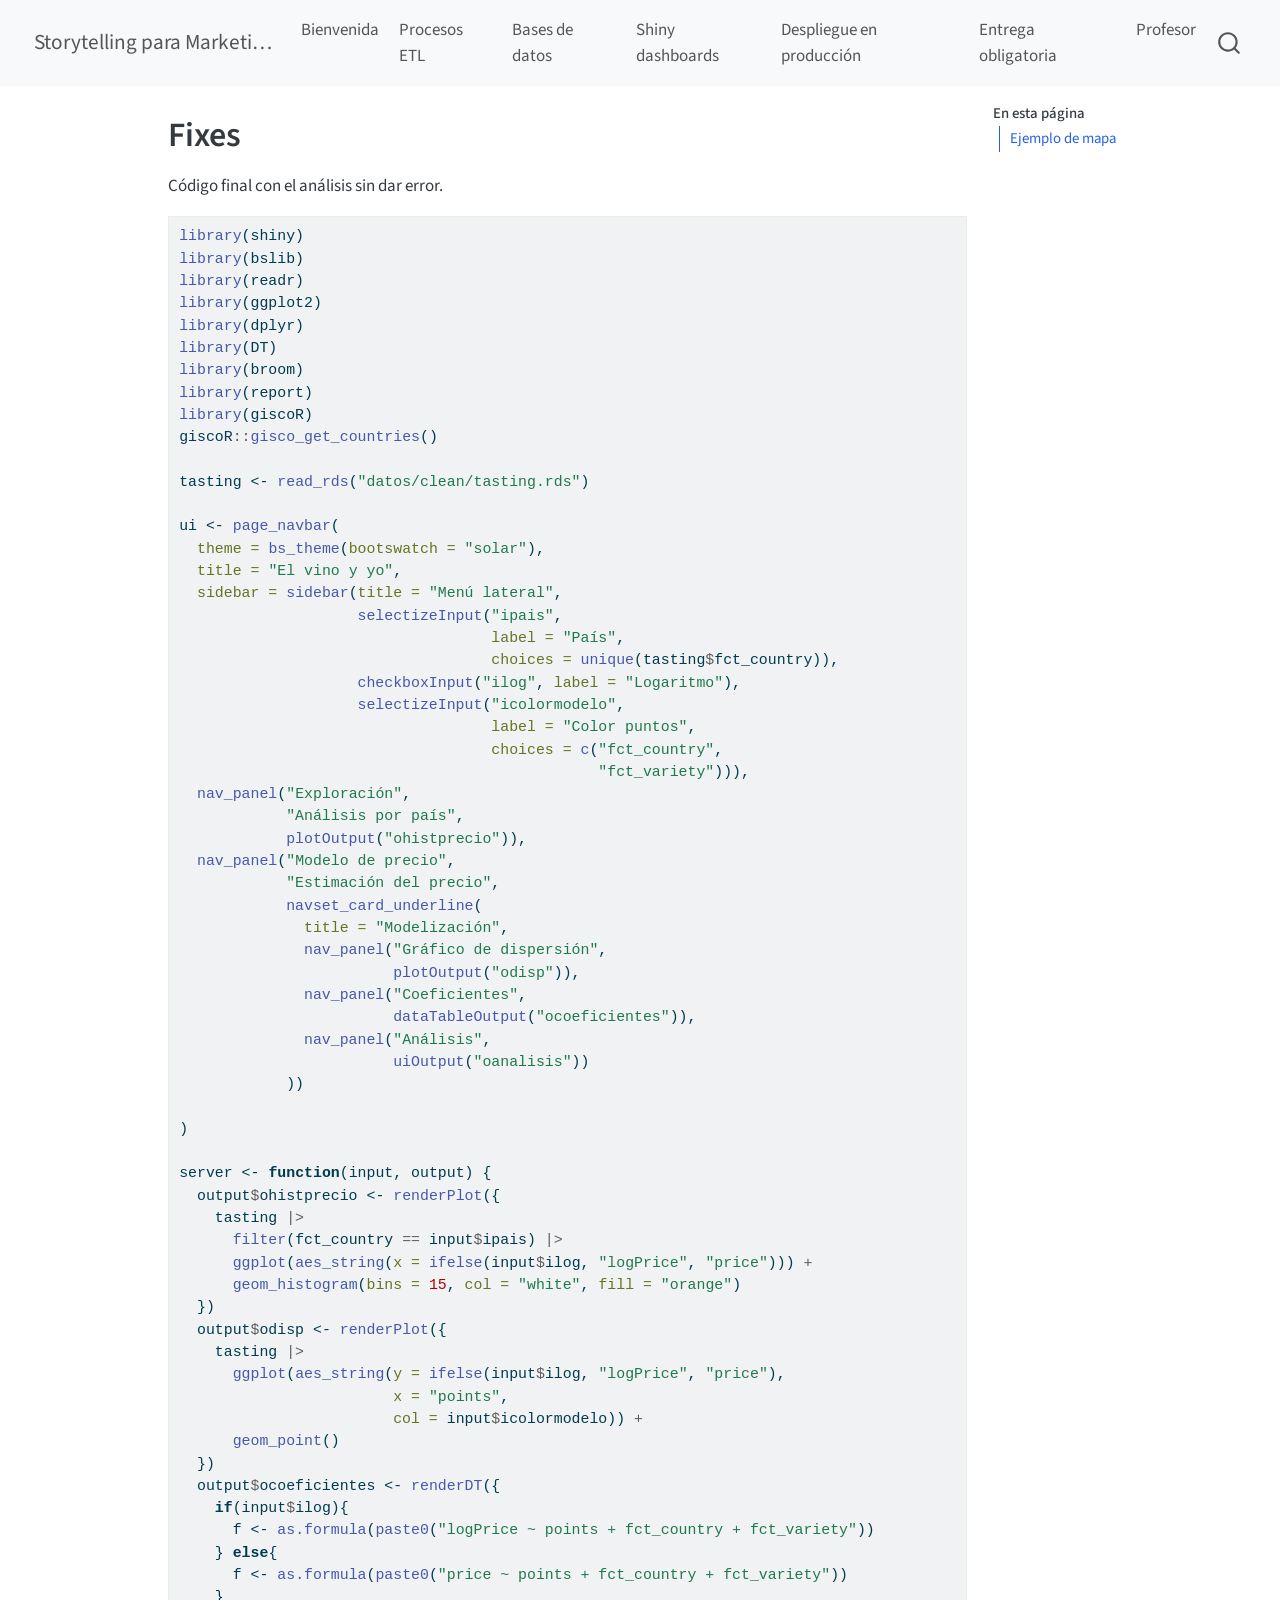
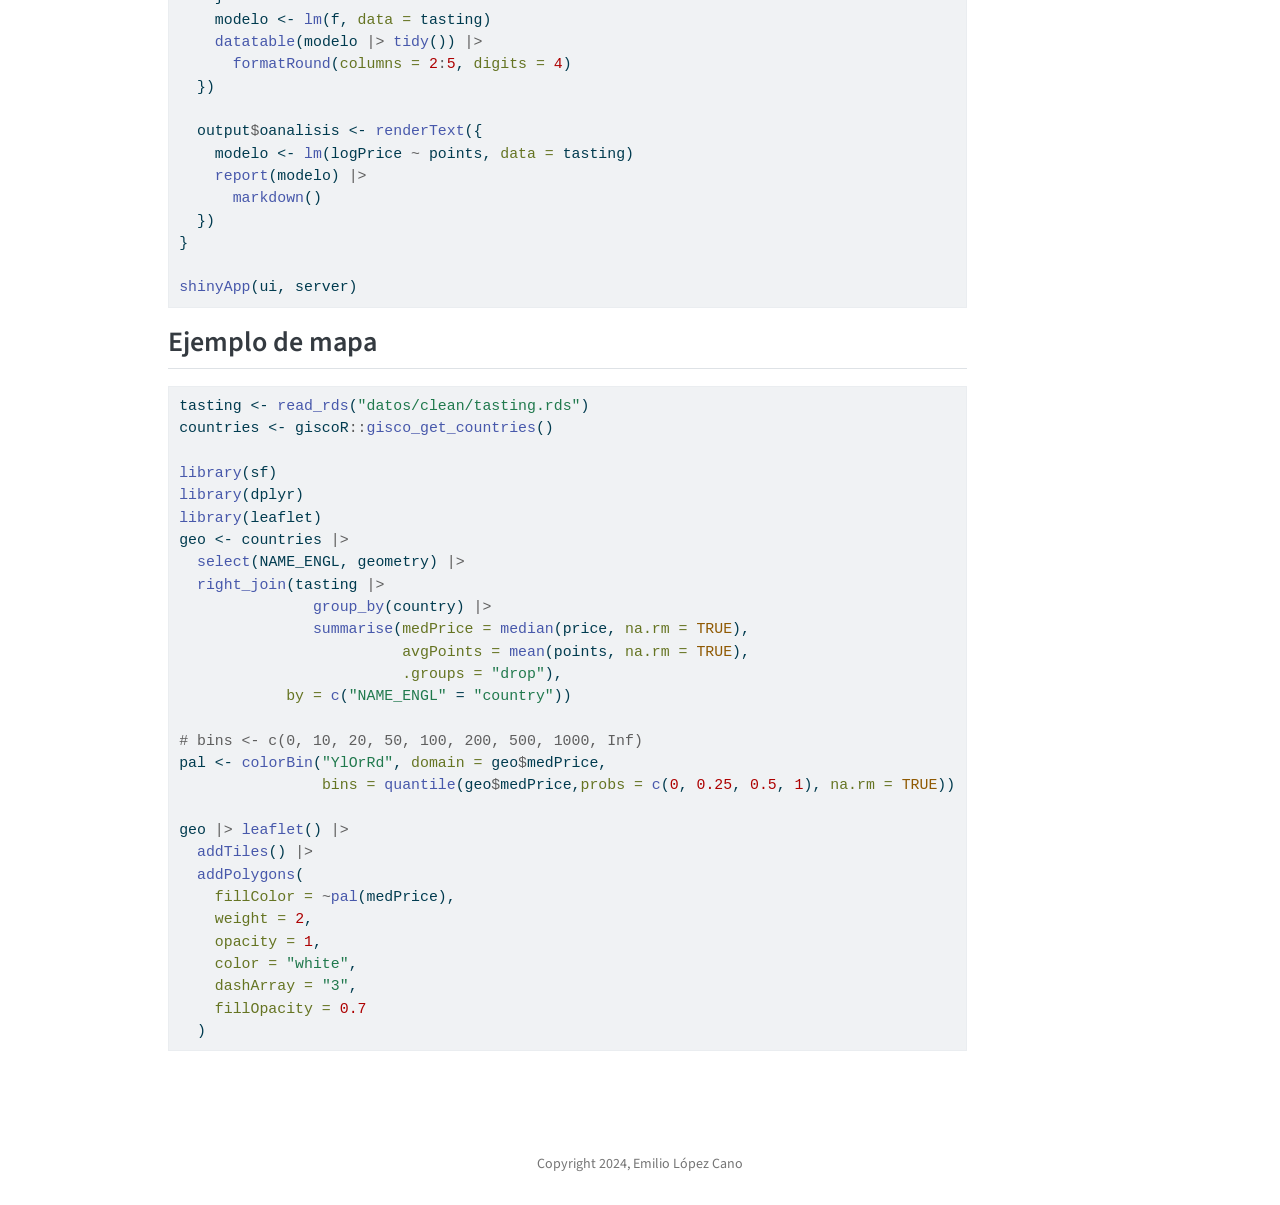
<file: fixes.html>
<!DOCTYPE html>
<html xmlns="http://www.w3.org/1999/xhtml" lang="es" xml:lang="es"><head>

<meta charset="utf-8">
<meta name="generator" content="quarto-1.8.24">

<meta name="viewport" content="width=device-width, initial-scale=1.0, user-scalable=yes">


<title>Fixes – Storytelling para Marketing</title>
<style>
code{white-space: pre-wrap;}
span.smallcaps{font-variant: small-caps;}
div.columns{display: flex; gap: min(4vw, 1.5em);}
div.column{flex: auto; overflow-x: auto;}
div.hanging-indent{margin-left: 1.5em; text-indent: -1.5em;}
ul.task-list{list-style: none;}
ul.task-list li input[type="checkbox"] {
  width: 0.8em;
  margin: 0 0.8em 0.2em -1em; /* quarto-specific, see https://github.com/quarto-dev/quarto-cli/issues/4556 */ 
  vertical-align: middle;
}
/* CSS for syntax highlighting */
html { -webkit-text-size-adjust: 100%; }
pre > code.sourceCode { white-space: pre; position: relative; }
pre > code.sourceCode > span { display: inline-block; line-height: 1.25; }
pre > code.sourceCode > span:empty { height: 1.2em; }
.sourceCode { overflow: visible; }
code.sourceCode > span { color: inherit; text-decoration: inherit; }
div.sourceCode { margin: 1em 0; }
pre.sourceCode { margin: 0; }
@media screen {
div.sourceCode { overflow: auto; }
}
@media print {
pre > code.sourceCode { white-space: pre-wrap; }
pre > code.sourceCode > span { text-indent: -5em; padding-left: 5em; }
}
pre.numberSource code
  { counter-reset: source-line 0; }
pre.numberSource code > span
  { position: relative; left: -4em; counter-increment: source-line; }
pre.numberSource code > span > a:first-child::before
  { content: counter(source-line);
    position: relative; left: -1em; text-align: right; vertical-align: baseline;
    border: none; display: inline-block;
    -webkit-touch-callout: none; -webkit-user-select: none;
    -khtml-user-select: none; -moz-user-select: none;
    -ms-user-select: none; user-select: none;
    padding: 0 4px; width: 4em;
  }
pre.numberSource { margin-left: 3em;  padding-left: 4px; }
div.sourceCode
  {   }
@media screen {
pre > code.sourceCode > span > a:first-child::before { text-decoration: underline; }
}
</style>


<script src="site_libs/quarto-nav/quarto-nav.js"></script>
<script src="site_libs/quarto-nav/headroom.min.js"></script>
<script src="site_libs/clipboard/clipboard.min.js"></script>
<script src="site_libs/quarto-search/autocomplete.umd.js"></script>
<script src="site_libs/quarto-search/fuse.min.js"></script>
<script src="site_libs/quarto-search/quarto-search.js"></script>
<meta name="quarto:offset" content="./">
<script src="site_libs/quarto-html/quarto.js" type="module"></script>
<script src="site_libs/quarto-html/tabsets/tabsets.js" type="module"></script>
<script src="site_libs/quarto-html/axe/axe-check.js" type="module"></script>
<script src="site_libs/quarto-html/popper.min.js"></script>
<script src="site_libs/quarto-html/tippy.umd.min.js"></script>
<script src="site_libs/quarto-html/anchor.min.js"></script>
<link href="site_libs/quarto-html/tippy.css" rel="stylesheet">
<link href="site_libs/quarto-html/quarto-syntax-highlighting-dc55a5b9e770e841cd82e46aadbfb9b0.css" rel="stylesheet" id="quarto-text-highlighting-styles">
<script src="site_libs/bootstrap/bootstrap.min.js"></script>
<link href="site_libs/bootstrap/bootstrap-icons.css" rel="stylesheet">
<link href="site_libs/bootstrap/bootstrap-5b4ad623e5705c0698d39aec6f10cf02.min.css" rel="stylesheet" append-hash="true" id="quarto-bootstrap" data-mode="light">
<script id="quarto-search-options" type="application/json">{
  "location": "navbar",
  "copy-button": false,
  "collapse-after": 3,
  "panel-placement": "end",
  "type": "overlay",
  "limit": 50,
  "keyboard-shortcut": [
    "f",
    "/",
    "s"
  ],
  "show-item-context": false,
  "language": {
    "search-no-results-text": "No se han encontrado resultados",
    "search-matching-documents-text": "documentos encontrados",
    "search-copy-link-title": "Copiar el enlace en la búsqueda",
    "search-hide-matches-text": "Ocultar resultados adicionales",
    "search-more-match-text": "resultado adicional en este documento",
    "search-more-matches-text": "resultados adicionales en este documento",
    "search-clear-button-title": "Borrar",
    "search-text-placeholder": "",
    "search-detached-cancel-button-title": "Cancelar",
    "search-submit-button-title": "Enviar",
    "search-label": "Buscar"
  }
}</script>


<link rel="stylesheet" href="styles.css">
</head>

<body class="nav-fixed quarto-light">

<div id="quarto-search-results"></div>
  <header id="quarto-header" class="headroom fixed-top">
    <nav class="navbar navbar-expand-lg " data-bs-theme="dark">
      <div class="navbar-container container-fluid">
      <div class="navbar-brand-container mx-auto">
    <a href="./index.html" class="navbar-brand navbar-brand-logo">
    </a>
    <a class="navbar-brand" href="./index.html">
    <span class="navbar-title">Storytelling para Marketing</span>
    </a>
  </div>
            <div id="quarto-search" class="" title="Buscar"></div>
          <button class="navbar-toggler" type="button" data-bs-toggle="collapse" data-bs-target="#navbarCollapse" aria-controls="navbarCollapse" role="menu" aria-expanded="false" aria-label="Navegación de palanca" onclick="if (window.quartoToggleHeadroom) { window.quartoToggleHeadroom(); }">
  <span class="navbar-toggler-icon"></span>
</button>
          <div class="collapse navbar-collapse" id="navbarCollapse">
            <ul class="navbar-nav navbar-nav-scroll me-auto">
  <li class="nav-item">
    <a class="nav-link" href="./index.html"> 
<span class="menu-text">Bienvenida</span></a>
  </li>  
  <li class="nav-item">
    <a class="nav-link" href="./etl.html"> 
<span class="menu-text">Procesos ETL</span></a>
  </li>  
  <li class="nav-item">
    <a class="nav-link" href="./db.html"> 
<span class="menu-text">Bases de datos</span></a>
  </li>  
  <li class="nav-item">
    <a class="nav-link" href="./shiny.html"> 
<span class="menu-text">Shiny dashboards</span></a>
  </li>  
  <li class="nav-item">
    <a class="nav-link" href="./despliegue.html"> 
<span class="menu-text">Despliegue en producción</span></a>
  </li>  
  <li class="nav-item">
    <a class="nav-link" href="./submission.html"> 
<span class="menu-text">Entrega obligatoria</span></a>
  </li>  
  <li class="nav-item">
    <a class="nav-link" href="./about.html"> 
<span class="menu-text">Profesor</span></a>
  </li>  
</ul>
          </div> <!-- /navcollapse -->
            <div class="quarto-navbar-tools">
</div>
      </div> <!-- /container-fluid -->
    </nav>
</header>
<!-- content -->
<div id="quarto-content" class="quarto-container page-columns page-rows-contents page-layout-article page-navbar">
<!-- sidebar -->
<!-- margin-sidebar -->
    <div id="quarto-margin-sidebar" class="sidebar margin-sidebar">
        <nav id="TOC" role="doc-toc" class="toc-active">
    <h2 id="toc-title">En esta página</h2>
   
  <ul>
  <li><a href="#ejemplo-de-mapa" id="toc-ejemplo-de-mapa" class="nav-link active" data-scroll-target="#ejemplo-de-mapa">Ejemplo de mapa</a></li>
  </ul>
</nav>
    </div>
<!-- main -->
<main class="content" id="quarto-document-content">

<header id="title-block-header" class="quarto-title-block default">
<div class="quarto-title">
<h1 class="title">Fixes</h1>
</div>



<div class="quarto-title-meta">

    
  
    
  </div>
  


</header>


<p>Código final con el análisis sin dar error.</p>
<div class="cell">
<div class="code-copy-outer-scaffold"><div class="sourceCode cell-code" id="cb1"><pre class="sourceCode r code-with-copy"><code class="sourceCode r"><span id="cb1-1"><a href="#cb1-1" aria-hidden="true" tabindex="-1"></a><span class="fu">library</span>(shiny)</span>
<span id="cb1-2"><a href="#cb1-2" aria-hidden="true" tabindex="-1"></a><span class="fu">library</span>(bslib)</span>
<span id="cb1-3"><a href="#cb1-3" aria-hidden="true" tabindex="-1"></a><span class="fu">library</span>(readr)</span>
<span id="cb1-4"><a href="#cb1-4" aria-hidden="true" tabindex="-1"></a><span class="fu">library</span>(ggplot2)</span>
<span id="cb1-5"><a href="#cb1-5" aria-hidden="true" tabindex="-1"></a><span class="fu">library</span>(dplyr)</span>
<span id="cb1-6"><a href="#cb1-6" aria-hidden="true" tabindex="-1"></a><span class="fu">library</span>(DT)</span>
<span id="cb1-7"><a href="#cb1-7" aria-hidden="true" tabindex="-1"></a><span class="fu">library</span>(broom)</span>
<span id="cb1-8"><a href="#cb1-8" aria-hidden="true" tabindex="-1"></a><span class="fu">library</span>(report)</span>
<span id="cb1-9"><a href="#cb1-9" aria-hidden="true" tabindex="-1"></a><span class="fu">library</span>(giscoR)</span>
<span id="cb1-10"><a href="#cb1-10" aria-hidden="true" tabindex="-1"></a>giscoR<span class="sc">::</span><span class="fu">gisco_get_countries</span>()</span>
<span id="cb1-11"><a href="#cb1-11" aria-hidden="true" tabindex="-1"></a></span>
<span id="cb1-12"><a href="#cb1-12" aria-hidden="true" tabindex="-1"></a>tasting <span class="ot">&lt;-</span> <span class="fu">read_rds</span>(<span class="st">"datos/clean/tasting.rds"</span>)</span>
<span id="cb1-13"><a href="#cb1-13" aria-hidden="true" tabindex="-1"></a></span>
<span id="cb1-14"><a href="#cb1-14" aria-hidden="true" tabindex="-1"></a>ui <span class="ot">&lt;-</span> <span class="fu">page_navbar</span>(</span>
<span id="cb1-15"><a href="#cb1-15" aria-hidden="true" tabindex="-1"></a>  <span class="at">theme =</span> <span class="fu">bs_theme</span>(<span class="at">bootswatch =</span> <span class="st">"solar"</span>),</span>
<span id="cb1-16"><a href="#cb1-16" aria-hidden="true" tabindex="-1"></a>  <span class="at">title =</span> <span class="st">"El vino y yo"</span>,</span>
<span id="cb1-17"><a href="#cb1-17" aria-hidden="true" tabindex="-1"></a>  <span class="at">sidebar =</span> <span class="fu">sidebar</span>(<span class="at">title =</span> <span class="st">"Menú lateral"</span>,</span>
<span id="cb1-18"><a href="#cb1-18" aria-hidden="true" tabindex="-1"></a>                    <span class="fu">selectizeInput</span>(<span class="st">"ipais"</span>,</span>
<span id="cb1-19"><a href="#cb1-19" aria-hidden="true" tabindex="-1"></a>                                   <span class="at">label =</span> <span class="st">"País"</span>,</span>
<span id="cb1-20"><a href="#cb1-20" aria-hidden="true" tabindex="-1"></a>                                   <span class="at">choices =</span> <span class="fu">unique</span>(tasting<span class="sc">$</span>fct_country)),</span>
<span id="cb1-21"><a href="#cb1-21" aria-hidden="true" tabindex="-1"></a>                    <span class="fu">checkboxInput</span>(<span class="st">"ilog"</span>, <span class="at">label =</span> <span class="st">"Logaritmo"</span>),</span>
<span id="cb1-22"><a href="#cb1-22" aria-hidden="true" tabindex="-1"></a>                    <span class="fu">selectizeInput</span>(<span class="st">"icolormodelo"</span>,</span>
<span id="cb1-23"><a href="#cb1-23" aria-hidden="true" tabindex="-1"></a>                                   <span class="at">label =</span> <span class="st">"Color puntos"</span>,</span>
<span id="cb1-24"><a href="#cb1-24" aria-hidden="true" tabindex="-1"></a>                                   <span class="at">choices =</span> <span class="fu">c</span>(<span class="st">"fct_country"</span>,</span>
<span id="cb1-25"><a href="#cb1-25" aria-hidden="true" tabindex="-1"></a>                                               <span class="st">"fct_variety"</span>))),</span>
<span id="cb1-26"><a href="#cb1-26" aria-hidden="true" tabindex="-1"></a>  <span class="fu">nav_panel</span>(<span class="st">"Exploración"</span>, </span>
<span id="cb1-27"><a href="#cb1-27" aria-hidden="true" tabindex="-1"></a>            <span class="st">"Análisis por país"</span>,</span>
<span id="cb1-28"><a href="#cb1-28" aria-hidden="true" tabindex="-1"></a>            <span class="fu">plotOutput</span>(<span class="st">"ohistprecio"</span>)),</span>
<span id="cb1-29"><a href="#cb1-29" aria-hidden="true" tabindex="-1"></a>  <span class="fu">nav_panel</span>(<span class="st">"Modelo de precio"</span>, </span>
<span id="cb1-30"><a href="#cb1-30" aria-hidden="true" tabindex="-1"></a>            <span class="st">"Estimación del precio"</span>,</span>
<span id="cb1-31"><a href="#cb1-31" aria-hidden="true" tabindex="-1"></a>            <span class="fu">navset_card_underline</span>(</span>
<span id="cb1-32"><a href="#cb1-32" aria-hidden="true" tabindex="-1"></a>              <span class="at">title =</span> <span class="st">"Modelización"</span>,</span>
<span id="cb1-33"><a href="#cb1-33" aria-hidden="true" tabindex="-1"></a>              <span class="fu">nav_panel</span>(<span class="st">"Gráfico de dispersión"</span>,</span>
<span id="cb1-34"><a href="#cb1-34" aria-hidden="true" tabindex="-1"></a>                        <span class="fu">plotOutput</span>(<span class="st">"odisp"</span>)),</span>
<span id="cb1-35"><a href="#cb1-35" aria-hidden="true" tabindex="-1"></a>              <span class="fu">nav_panel</span>(<span class="st">"Coeficientes"</span>,</span>
<span id="cb1-36"><a href="#cb1-36" aria-hidden="true" tabindex="-1"></a>                        <span class="fu">dataTableOutput</span>(<span class="st">"ocoeficientes"</span>)),</span>
<span id="cb1-37"><a href="#cb1-37" aria-hidden="true" tabindex="-1"></a>              <span class="fu">nav_panel</span>(<span class="st">"Análisis"</span>,</span>
<span id="cb1-38"><a href="#cb1-38" aria-hidden="true" tabindex="-1"></a>                        <span class="fu">uiOutput</span>(<span class="st">"oanalisis"</span>))</span>
<span id="cb1-39"><a href="#cb1-39" aria-hidden="true" tabindex="-1"></a>            ))</span>
<span id="cb1-40"><a href="#cb1-40" aria-hidden="true" tabindex="-1"></a>  </span>
<span id="cb1-41"><a href="#cb1-41" aria-hidden="true" tabindex="-1"></a>)</span>
<span id="cb1-42"><a href="#cb1-42" aria-hidden="true" tabindex="-1"></a></span>
<span id="cb1-43"><a href="#cb1-43" aria-hidden="true" tabindex="-1"></a>server <span class="ot">&lt;-</span> <span class="cf">function</span>(input, output) {</span>
<span id="cb1-44"><a href="#cb1-44" aria-hidden="true" tabindex="-1"></a>  output<span class="sc">$</span>ohistprecio <span class="ot">&lt;-</span> <span class="fu">renderPlot</span>({</span>
<span id="cb1-45"><a href="#cb1-45" aria-hidden="true" tabindex="-1"></a>    tasting <span class="sc">|&gt;</span> </span>
<span id="cb1-46"><a href="#cb1-46" aria-hidden="true" tabindex="-1"></a>      <span class="fu">filter</span>(fct_country <span class="sc">==</span> input<span class="sc">$</span>ipais) <span class="sc">|&gt;</span> </span>
<span id="cb1-47"><a href="#cb1-47" aria-hidden="true" tabindex="-1"></a>      <span class="fu">ggplot</span>(<span class="fu">aes_string</span>(<span class="at">x =</span> <span class="fu">ifelse</span>(input<span class="sc">$</span>ilog, <span class="st">"logPrice"</span>, <span class="st">"price"</span>))) <span class="sc">+</span></span>
<span id="cb1-48"><a href="#cb1-48" aria-hidden="true" tabindex="-1"></a>      <span class="fu">geom_histogram</span>(<span class="at">bins =</span> <span class="dv">15</span>, <span class="at">col =</span> <span class="st">"white"</span>, <span class="at">fill =</span> <span class="st">"orange"</span>)</span>
<span id="cb1-49"><a href="#cb1-49" aria-hidden="true" tabindex="-1"></a>  })</span>
<span id="cb1-50"><a href="#cb1-50" aria-hidden="true" tabindex="-1"></a>  output<span class="sc">$</span>odisp <span class="ot">&lt;-</span> <span class="fu">renderPlot</span>({</span>
<span id="cb1-51"><a href="#cb1-51" aria-hidden="true" tabindex="-1"></a>    tasting <span class="sc">|&gt;</span></span>
<span id="cb1-52"><a href="#cb1-52" aria-hidden="true" tabindex="-1"></a>      <span class="fu">ggplot</span>(<span class="fu">aes_string</span>(<span class="at">y =</span> <span class="fu">ifelse</span>(input<span class="sc">$</span>ilog, <span class="st">"logPrice"</span>, <span class="st">"price"</span>),</span>
<span id="cb1-53"><a href="#cb1-53" aria-hidden="true" tabindex="-1"></a>                        <span class="at">x =</span> <span class="st">"points"</span>,</span>
<span id="cb1-54"><a href="#cb1-54" aria-hidden="true" tabindex="-1"></a>                        <span class="at">col =</span> input<span class="sc">$</span>icolormodelo)) <span class="sc">+</span></span>
<span id="cb1-55"><a href="#cb1-55" aria-hidden="true" tabindex="-1"></a>      <span class="fu">geom_point</span>()</span>
<span id="cb1-56"><a href="#cb1-56" aria-hidden="true" tabindex="-1"></a>  })</span>
<span id="cb1-57"><a href="#cb1-57" aria-hidden="true" tabindex="-1"></a>  output<span class="sc">$</span>ocoeficientes <span class="ot">&lt;-</span> <span class="fu">renderDT</span>({</span>
<span id="cb1-58"><a href="#cb1-58" aria-hidden="true" tabindex="-1"></a>    <span class="cf">if</span>(input<span class="sc">$</span>ilog){</span>
<span id="cb1-59"><a href="#cb1-59" aria-hidden="true" tabindex="-1"></a>      f <span class="ot">&lt;-</span> <span class="fu">as.formula</span>(<span class="fu">paste0</span>(<span class="st">"logPrice ~ points + fct_country + fct_variety"</span>))</span>
<span id="cb1-60"><a href="#cb1-60" aria-hidden="true" tabindex="-1"></a>    } <span class="cf">else</span>{</span>
<span id="cb1-61"><a href="#cb1-61" aria-hidden="true" tabindex="-1"></a>      f <span class="ot">&lt;-</span> <span class="fu">as.formula</span>(<span class="fu">paste0</span>(<span class="st">"price ~ points + fct_country + fct_variety"</span>))</span>
<span id="cb1-62"><a href="#cb1-62" aria-hidden="true" tabindex="-1"></a>    }</span>
<span id="cb1-63"><a href="#cb1-63" aria-hidden="true" tabindex="-1"></a>    modelo <span class="ot">&lt;-</span> <span class="fu">lm</span>(f, <span class="at">data =</span> tasting)</span>
<span id="cb1-64"><a href="#cb1-64" aria-hidden="true" tabindex="-1"></a>    <span class="fu">datatable</span>(modelo <span class="sc">|&gt;</span> <span class="fu">tidy</span>()) <span class="sc">|&gt;</span> </span>
<span id="cb1-65"><a href="#cb1-65" aria-hidden="true" tabindex="-1"></a>      <span class="fu">formatRound</span>(<span class="at">columns =</span> <span class="dv">2</span><span class="sc">:</span><span class="dv">5</span>, <span class="at">digits =</span> <span class="dv">4</span>)</span>
<span id="cb1-66"><a href="#cb1-66" aria-hidden="true" tabindex="-1"></a>  })</span>
<span id="cb1-67"><a href="#cb1-67" aria-hidden="true" tabindex="-1"></a>  </span>
<span id="cb1-68"><a href="#cb1-68" aria-hidden="true" tabindex="-1"></a>  output<span class="sc">$</span>oanalisis <span class="ot">&lt;-</span> <span class="fu">renderText</span>({</span>
<span id="cb1-69"><a href="#cb1-69" aria-hidden="true" tabindex="-1"></a>    modelo <span class="ot">&lt;-</span> <span class="fu">lm</span>(logPrice <span class="sc">~</span> points, <span class="at">data =</span> tasting)</span>
<span id="cb1-70"><a href="#cb1-70" aria-hidden="true" tabindex="-1"></a>    <span class="fu">report</span>(modelo) <span class="sc">|&gt;</span> </span>
<span id="cb1-71"><a href="#cb1-71" aria-hidden="true" tabindex="-1"></a>      <span class="fu">markdown</span>()</span>
<span id="cb1-72"><a href="#cb1-72" aria-hidden="true" tabindex="-1"></a>  })</span>
<span id="cb1-73"><a href="#cb1-73" aria-hidden="true" tabindex="-1"></a>}</span>
<span id="cb1-74"><a href="#cb1-74" aria-hidden="true" tabindex="-1"></a></span>
<span id="cb1-75"><a href="#cb1-75" aria-hidden="true" tabindex="-1"></a><span class="fu">shinyApp</span>(ui, server)</span></code></pre></div><button title="Copiar al portapapeles" class="code-copy-button"><i class="bi"></i></button></div>
</div>
<section id="ejemplo-de-mapa" class="level2">
<h2 class="anchored" data-anchor-id="ejemplo-de-mapa">Ejemplo de mapa</h2>
<div class="cell">
<div class="code-copy-outer-scaffold"><div class="sourceCode cell-code" id="cb2"><pre class="sourceCode r code-with-copy"><code class="sourceCode r"><span id="cb2-1"><a href="#cb2-1" aria-hidden="true" tabindex="-1"></a>tasting <span class="ot">&lt;-</span> <span class="fu">read_rds</span>(<span class="st">"datos/clean/tasting.rds"</span>)</span>
<span id="cb2-2"><a href="#cb2-2" aria-hidden="true" tabindex="-1"></a>countries <span class="ot">&lt;-</span> giscoR<span class="sc">::</span><span class="fu">gisco_get_countries</span>()</span>
<span id="cb2-3"><a href="#cb2-3" aria-hidden="true" tabindex="-1"></a></span>
<span id="cb2-4"><a href="#cb2-4" aria-hidden="true" tabindex="-1"></a><span class="fu">library</span>(sf)</span>
<span id="cb2-5"><a href="#cb2-5" aria-hidden="true" tabindex="-1"></a><span class="fu">library</span>(dplyr)</span>
<span id="cb2-6"><a href="#cb2-6" aria-hidden="true" tabindex="-1"></a><span class="fu">library</span>(leaflet)</span>
<span id="cb2-7"><a href="#cb2-7" aria-hidden="true" tabindex="-1"></a>geo <span class="ot">&lt;-</span> countries <span class="sc">|&gt;</span> </span>
<span id="cb2-8"><a href="#cb2-8" aria-hidden="true" tabindex="-1"></a>  <span class="fu">select</span>(NAME_ENGL, geometry) <span class="sc">|&gt;</span> </span>
<span id="cb2-9"><a href="#cb2-9" aria-hidden="true" tabindex="-1"></a>  <span class="fu">right_join</span>(tasting <span class="sc">|&gt;</span> </span>
<span id="cb2-10"><a href="#cb2-10" aria-hidden="true" tabindex="-1"></a>               <span class="fu">group_by</span>(country) <span class="sc">|&gt;</span> </span>
<span id="cb2-11"><a href="#cb2-11" aria-hidden="true" tabindex="-1"></a>               <span class="fu">summarise</span>(<span class="at">medPrice =</span> <span class="fu">median</span>(price, <span class="at">na.rm =</span> <span class="cn">TRUE</span>),</span>
<span id="cb2-12"><a href="#cb2-12" aria-hidden="true" tabindex="-1"></a>                         <span class="at">avgPoints =</span> <span class="fu">mean</span>(points, <span class="at">na.rm =</span> <span class="cn">TRUE</span>),</span>
<span id="cb2-13"><a href="#cb2-13" aria-hidden="true" tabindex="-1"></a>                         <span class="at">.groups =</span> <span class="st">"drop"</span>),</span>
<span id="cb2-14"><a href="#cb2-14" aria-hidden="true" tabindex="-1"></a>            <span class="at">by =</span> <span class="fu">c</span>(<span class="st">"NAME_ENGL"</span> <span class="ot">=</span> <span class="st">"country"</span>))</span>
<span id="cb2-15"><a href="#cb2-15" aria-hidden="true" tabindex="-1"></a></span>
<span id="cb2-16"><a href="#cb2-16" aria-hidden="true" tabindex="-1"></a><span class="co"># bins &lt;- c(0, 10, 20, 50, 100, 200, 500, 1000, Inf)</span></span>
<span id="cb2-17"><a href="#cb2-17" aria-hidden="true" tabindex="-1"></a>pal <span class="ot">&lt;-</span> <span class="fu">colorBin</span>(<span class="st">"YlOrRd"</span>, <span class="at">domain =</span> geo<span class="sc">$</span>medPrice, </span>
<span id="cb2-18"><a href="#cb2-18" aria-hidden="true" tabindex="-1"></a>                <span class="at">bins =</span> <span class="fu">quantile</span>(geo<span class="sc">$</span>medPrice,<span class="at">probs =</span> <span class="fu">c</span>(<span class="dv">0</span>, <span class="fl">0.25</span>, <span class="fl">0.5</span>, <span class="dv">1</span>), <span class="at">na.rm =</span> <span class="cn">TRUE</span>))</span>
<span id="cb2-19"><a href="#cb2-19" aria-hidden="true" tabindex="-1"></a></span>
<span id="cb2-20"><a href="#cb2-20" aria-hidden="true" tabindex="-1"></a>geo <span class="sc">|&gt;</span> <span class="fu">leaflet</span>() <span class="sc">|&gt;</span> </span>
<span id="cb2-21"><a href="#cb2-21" aria-hidden="true" tabindex="-1"></a>  <span class="fu">addTiles</span>() <span class="sc">|&gt;</span> </span>
<span id="cb2-22"><a href="#cb2-22" aria-hidden="true" tabindex="-1"></a>  <span class="fu">addPolygons</span>(</span>
<span id="cb2-23"><a href="#cb2-23" aria-hidden="true" tabindex="-1"></a>    <span class="at">fillColor =</span> <span class="sc">~</span><span class="fu">pal</span>(medPrice),</span>
<span id="cb2-24"><a href="#cb2-24" aria-hidden="true" tabindex="-1"></a>    <span class="at">weight =</span> <span class="dv">2</span>,</span>
<span id="cb2-25"><a href="#cb2-25" aria-hidden="true" tabindex="-1"></a>    <span class="at">opacity =</span> <span class="dv">1</span>,</span>
<span id="cb2-26"><a href="#cb2-26" aria-hidden="true" tabindex="-1"></a>    <span class="at">color =</span> <span class="st">"white"</span>,</span>
<span id="cb2-27"><a href="#cb2-27" aria-hidden="true" tabindex="-1"></a>    <span class="at">dashArray =</span> <span class="st">"3"</span>,</span>
<span id="cb2-28"><a href="#cb2-28" aria-hidden="true" tabindex="-1"></a>    <span class="at">fillOpacity =</span> <span class="fl">0.7</span></span>
<span id="cb2-29"><a href="#cb2-29" aria-hidden="true" tabindex="-1"></a>  )</span></code></pre></div><button title="Copiar al portapapeles" class="code-copy-button"><i class="bi"></i></button></div>
</div>


</section>

</main> <!-- /main -->
<script id="quarto-html-after-body" type="application/javascript">
  window.document.addEventListener("DOMContentLoaded", function (event) {
    const icon = "";
    const anchorJS = new window.AnchorJS();
    anchorJS.options = {
      placement: 'right',
      icon: icon
    };
    anchorJS.add('.anchored');
    const isCodeAnnotation = (el) => {
      for (const clz of el.classList) {
        if (clz.startsWith('code-annotation-')) {                     
          return true;
        }
      }
      return false;
    }
    const onCopySuccess = function(e) {
      // button target
      const button = e.trigger;
      // don't keep focus
      button.blur();
      // flash "checked"
      button.classList.add('code-copy-button-checked');
      var currentTitle = button.getAttribute("title");
      button.setAttribute("title", "Copiado");
      let tooltip;
      if (window.bootstrap) {
        button.setAttribute("data-bs-toggle", "tooltip");
        button.setAttribute("data-bs-placement", "left");
        button.setAttribute("data-bs-title", "Copiado");
        tooltip = new bootstrap.Tooltip(button, 
          { trigger: "manual", 
            customClass: "code-copy-button-tooltip",
            offset: [0, -8]});
        tooltip.show();    
      }
      setTimeout(function() {
        if (tooltip) {
          tooltip.hide();
          button.removeAttribute("data-bs-title");
          button.removeAttribute("data-bs-toggle");
          button.removeAttribute("data-bs-placement");
        }
        button.setAttribute("title", currentTitle);
        button.classList.remove('code-copy-button-checked');
      }, 1000);
      // clear code selection
      e.clearSelection();
    }
    const getTextToCopy = function(trigger) {
      const outerScaffold = trigger.parentElement.cloneNode(true);
      const codeEl = outerScaffold.querySelector('code');
      for (const childEl of codeEl.children) {
        if (isCodeAnnotation(childEl)) {
          childEl.remove();
        }
      }
      return codeEl.innerText;
    }
    const clipboard = new window.ClipboardJS('.code-copy-button:not([data-in-quarto-modal])', {
      text: getTextToCopy
    });
    clipboard.on('success', onCopySuccess);
    if (window.document.getElementById('quarto-embedded-source-code-modal')) {
      const clipboardModal = new window.ClipboardJS('.code-copy-button[data-in-quarto-modal]', {
        text: getTextToCopy,
        container: window.document.getElementById('quarto-embedded-source-code-modal')
      });
      clipboardModal.on('success', onCopySuccess);
    }
      var localhostRegex = new RegExp(/^(?:http|https):\/\/localhost\:?[0-9]*\//);
      var mailtoRegex = new RegExp(/^mailto:/);
        var filterRegex = new RegExp("https:\/\/URJCDSLab\.github\.io\/storytelling_umu\/");
      var isInternal = (href) => {
          return filterRegex.test(href) || localhostRegex.test(href) || mailtoRegex.test(href);
      }
      // Inspect non-navigation links and adorn them if external
     var links = window.document.querySelectorAll('a[href]:not(.nav-link):not(.navbar-brand):not(.toc-action):not(.sidebar-link):not(.sidebar-item-toggle):not(.pagination-link):not(.no-external):not([aria-hidden]):not(.dropdown-item):not(.quarto-navigation-tool):not(.about-link)');
      for (var i=0; i<links.length; i++) {
        const link = links[i];
        if (!isInternal(link.href)) {
          // undo the damage that might have been done by quarto-nav.js in the case of
          // links that we want to consider external
          if (link.dataset.originalHref !== undefined) {
            link.href = link.dataset.originalHref;
          }
        }
      }
    function tippyHover(el, contentFn, onTriggerFn, onUntriggerFn) {
      const config = {
        allowHTML: true,
        maxWidth: 500,
        delay: 100,
        arrow: false,
        appendTo: function(el) {
            return el.parentElement;
        },
        interactive: true,
        interactiveBorder: 10,
        theme: 'quarto',
        placement: 'bottom-start',
      };
      if (contentFn) {
        config.content = contentFn;
      }
      if (onTriggerFn) {
        config.onTrigger = onTriggerFn;
      }
      if (onUntriggerFn) {
        config.onUntrigger = onUntriggerFn;
      }
      window.tippy(el, config); 
    }
    const noterefs = window.document.querySelectorAll('a[role="doc-noteref"]');
    for (var i=0; i<noterefs.length; i++) {
      const ref = noterefs[i];
      tippyHover(ref, function() {
        // use id or data attribute instead here
        let href = ref.getAttribute('data-footnote-href') || ref.getAttribute('href');
        try { href = new URL(href).hash; } catch {}
        const id = href.replace(/^#\/?/, "");
        const note = window.document.getElementById(id);
        if (note) {
          return note.innerHTML;
        } else {
          return "";
        }
      });
    }
    const xrefs = window.document.querySelectorAll('a.quarto-xref');
    const processXRef = (id, note) => {
      // Strip column container classes
      const stripColumnClz = (el) => {
        el.classList.remove("page-full", "page-columns");
        if (el.children) {
          for (const child of el.children) {
            stripColumnClz(child);
          }
        }
      }
      stripColumnClz(note)
      if (id === null || id.startsWith('sec-')) {
        // Special case sections, only their first couple elements
        const container = document.createElement("div");
        if (note.children && note.children.length > 2) {
          container.appendChild(note.children[0].cloneNode(true));
          for (let i = 1; i < note.children.length; i++) {
            const child = note.children[i];
            if (child.tagName === "P" && child.innerText === "") {
              continue;
            } else {
              container.appendChild(child.cloneNode(true));
              break;
            }
          }
          if (window.Quarto?.typesetMath) {
            window.Quarto.typesetMath(container);
          }
          return container.innerHTML
        } else {
          if (window.Quarto?.typesetMath) {
            window.Quarto.typesetMath(note);
          }
          return note.innerHTML;
        }
      } else {
        // Remove any anchor links if they are present
        const anchorLink = note.querySelector('a.anchorjs-link');
        if (anchorLink) {
          anchorLink.remove();
        }
        if (window.Quarto?.typesetMath) {
          window.Quarto.typesetMath(note);
        }
        if (note.classList.contains("callout")) {
          return note.outerHTML;
        } else {
          return note.innerHTML;
        }
      }
    }
    for (var i=0; i<xrefs.length; i++) {
      const xref = xrefs[i];
      tippyHover(xref, undefined, function(instance) {
        instance.disable();
        let url = xref.getAttribute('href');
        let hash = undefined; 
        if (url.startsWith('#')) {
          hash = url;
        } else {
          try { hash = new URL(url).hash; } catch {}
        }
        if (hash) {
          const id = hash.replace(/^#\/?/, "");
          const note = window.document.getElementById(id);
          if (note !== null) {
            try {
              const html = processXRef(id, note.cloneNode(true));
              instance.setContent(html);
            } finally {
              instance.enable();
              instance.show();
            }
          } else {
            // See if we can fetch this
            fetch(url.split('#')[0])
            .then(res => res.text())
            .then(html => {
              const parser = new DOMParser();
              const htmlDoc = parser.parseFromString(html, "text/html");
              const note = htmlDoc.getElementById(id);
              if (note !== null) {
                const html = processXRef(id, note);
                instance.setContent(html);
              } 
            }).finally(() => {
              instance.enable();
              instance.show();
            });
          }
        } else {
          // See if we can fetch a full url (with no hash to target)
          // This is a special case and we should probably do some content thinning / targeting
          fetch(url)
          .then(res => res.text())
          .then(html => {
            const parser = new DOMParser();
            const htmlDoc = parser.parseFromString(html, "text/html");
            const note = htmlDoc.querySelector('main.content');
            if (note !== null) {
              // This should only happen for chapter cross references
              // (since there is no id in the URL)
              // remove the first header
              if (note.children.length > 0 && note.children[0].tagName === "HEADER") {
                note.children[0].remove();
              }
              const html = processXRef(null, note);
              instance.setContent(html);
            } 
          }).finally(() => {
            instance.enable();
            instance.show();
          });
        }
      }, function(instance) {
      });
    }
        let selectedAnnoteEl;
        const selectorForAnnotation = ( cell, annotation) => {
          let cellAttr = 'data-code-cell="' + cell + '"';
          let lineAttr = 'data-code-annotation="' +  annotation + '"';
          const selector = 'span[' + cellAttr + '][' + lineAttr + ']';
          return selector;
        }
        const selectCodeLines = (annoteEl) => {
          const doc = window.document;
          const targetCell = annoteEl.getAttribute("data-target-cell");
          const targetAnnotation = annoteEl.getAttribute("data-target-annotation");
          const annoteSpan = window.document.querySelector(selectorForAnnotation(targetCell, targetAnnotation));
          const lines = annoteSpan.getAttribute("data-code-lines").split(",");
          const lineIds = lines.map((line) => {
            return targetCell + "-" + line;
          })
          let top = null;
          let height = null;
          let parent = null;
          if (lineIds.length > 0) {
              //compute the position of the single el (top and bottom and make a div)
              const el = window.document.getElementById(lineIds[0]);
              top = el.offsetTop;
              height = el.offsetHeight;
              parent = el.parentElement.parentElement;
            if (lineIds.length > 1) {
              const lastEl = window.document.getElementById(lineIds[lineIds.length - 1]);
              const bottom = lastEl.offsetTop + lastEl.offsetHeight;
              height = bottom - top;
            }
            if (top !== null && height !== null && parent !== null) {
              // cook up a div (if necessary) and position it 
              let div = window.document.getElementById("code-annotation-line-highlight");
              if (div === null) {
                div = window.document.createElement("div");
                div.setAttribute("id", "code-annotation-line-highlight");
                div.style.position = 'absolute';
                parent.appendChild(div);
              }
              div.style.top = top - 2 + "px";
              div.style.height = height + 4 + "px";
              div.style.left = 0;
              let gutterDiv = window.document.getElementById("code-annotation-line-highlight-gutter");
              if (gutterDiv === null) {
                gutterDiv = window.document.createElement("div");
                gutterDiv.setAttribute("id", "code-annotation-line-highlight-gutter");
                gutterDiv.style.position = 'absolute';
                const codeCell = window.document.getElementById(targetCell);
                const gutter = codeCell.querySelector('.code-annotation-gutter');
                gutter.appendChild(gutterDiv);
              }
              gutterDiv.style.top = top - 2 + "px";
              gutterDiv.style.height = height + 4 + "px";
            }
            selectedAnnoteEl = annoteEl;
          }
        };
        const unselectCodeLines = () => {
          const elementsIds = ["code-annotation-line-highlight", "code-annotation-line-highlight-gutter"];
          elementsIds.forEach((elId) => {
            const div = window.document.getElementById(elId);
            if (div) {
              div.remove();
            }
          });
          selectedAnnoteEl = undefined;
        };
          // Handle positioning of the toggle
      window.addEventListener(
        "resize",
        throttle(() => {
          elRect = undefined;
          if (selectedAnnoteEl) {
            selectCodeLines(selectedAnnoteEl);
          }
        }, 10)
      );
      function throttle(fn, ms) {
      let throttle = false;
      let timer;
        return (...args) => {
          if(!throttle) { // first call gets through
              fn.apply(this, args);
              throttle = true;
          } else { // all the others get throttled
              if(timer) clearTimeout(timer); // cancel #2
              timer = setTimeout(() => {
                fn.apply(this, args);
                timer = throttle = false;
              }, ms);
          }
        };
      }
        // Attach click handler to the DT
        const annoteDls = window.document.querySelectorAll('dt[data-target-cell]');
        for (const annoteDlNode of annoteDls) {
          annoteDlNode.addEventListener('click', (event) => {
            const clickedEl = event.target;
            if (clickedEl !== selectedAnnoteEl) {
              unselectCodeLines();
              const activeEl = window.document.querySelector('dt[data-target-cell].code-annotation-active');
              if (activeEl) {
                activeEl.classList.remove('code-annotation-active');
              }
              selectCodeLines(clickedEl);
              clickedEl.classList.add('code-annotation-active');
            } else {
              // Unselect the line
              unselectCodeLines();
              clickedEl.classList.remove('code-annotation-active');
            }
          });
        }
    const findCites = (el) => {
      const parentEl = el.parentElement;
      if (parentEl) {
        const cites = parentEl.dataset.cites;
        if (cites) {
          return {
            el,
            cites: cites.split(' ')
          };
        } else {
          return findCites(el.parentElement)
        }
      } else {
        return undefined;
      }
    };
    var bibliorefs = window.document.querySelectorAll('a[role="doc-biblioref"]');
    for (var i=0; i<bibliorefs.length; i++) {
      const ref = bibliorefs[i];
      const citeInfo = findCites(ref);
      if (citeInfo) {
        tippyHover(citeInfo.el, function() {
          var popup = window.document.createElement('div');
          citeInfo.cites.forEach(function(cite) {
            var citeDiv = window.document.createElement('div');
            citeDiv.classList.add('hanging-indent');
            citeDiv.classList.add('csl-entry');
            var biblioDiv = window.document.getElementById('ref-' + cite);
            if (biblioDiv) {
              citeDiv.innerHTML = biblioDiv.innerHTML;
            }
            popup.appendChild(citeDiv);
          });
          return popup.innerHTML;
        });
      }
    }
  });
  </script>
</div> <!-- /content -->
<footer class="footer">
  <div class="nav-footer">
    <div class="nav-footer-left">
      &nbsp;
    </div>   
    <div class="nav-footer-center">
<p>Copyright 2024, Emilio López Cano</p>
</div>
    <div class="nav-footer-right">
      &nbsp;
    </div>
  </div>
</footer>




</body></html>
</file>
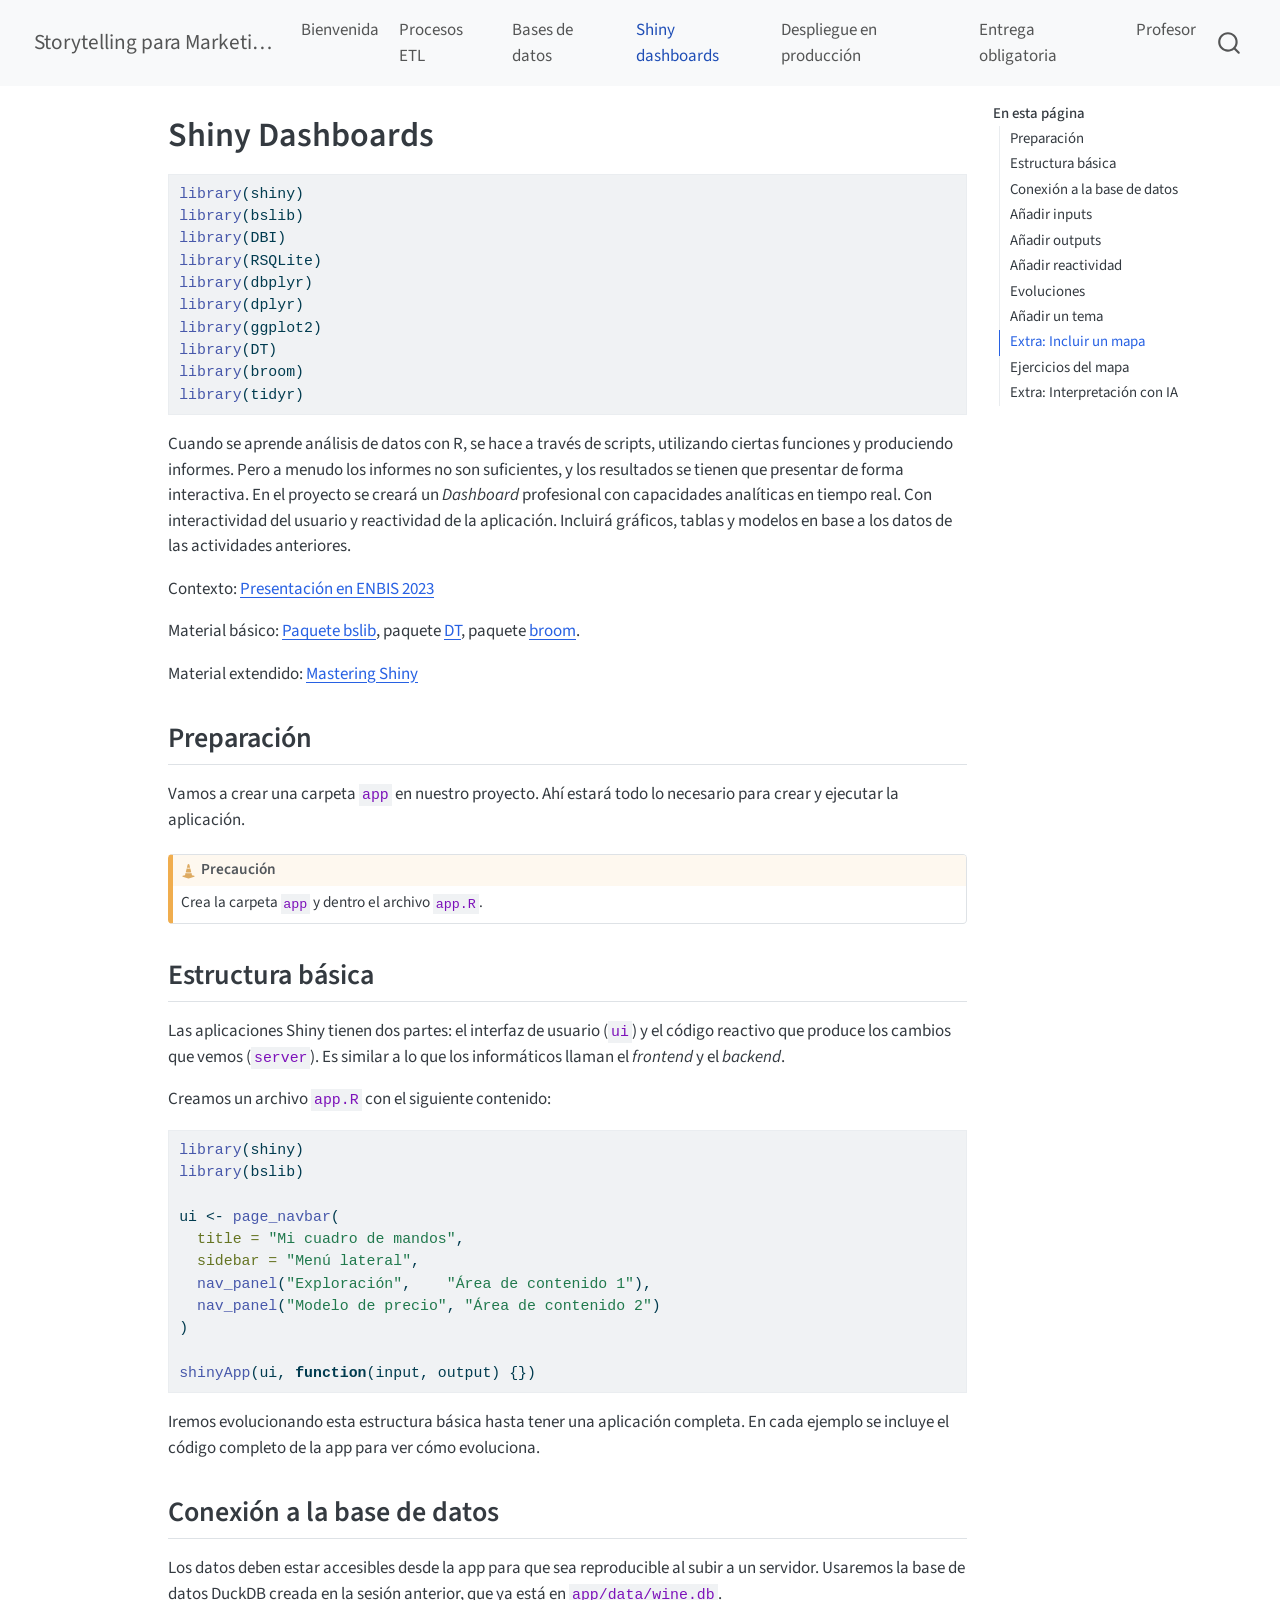
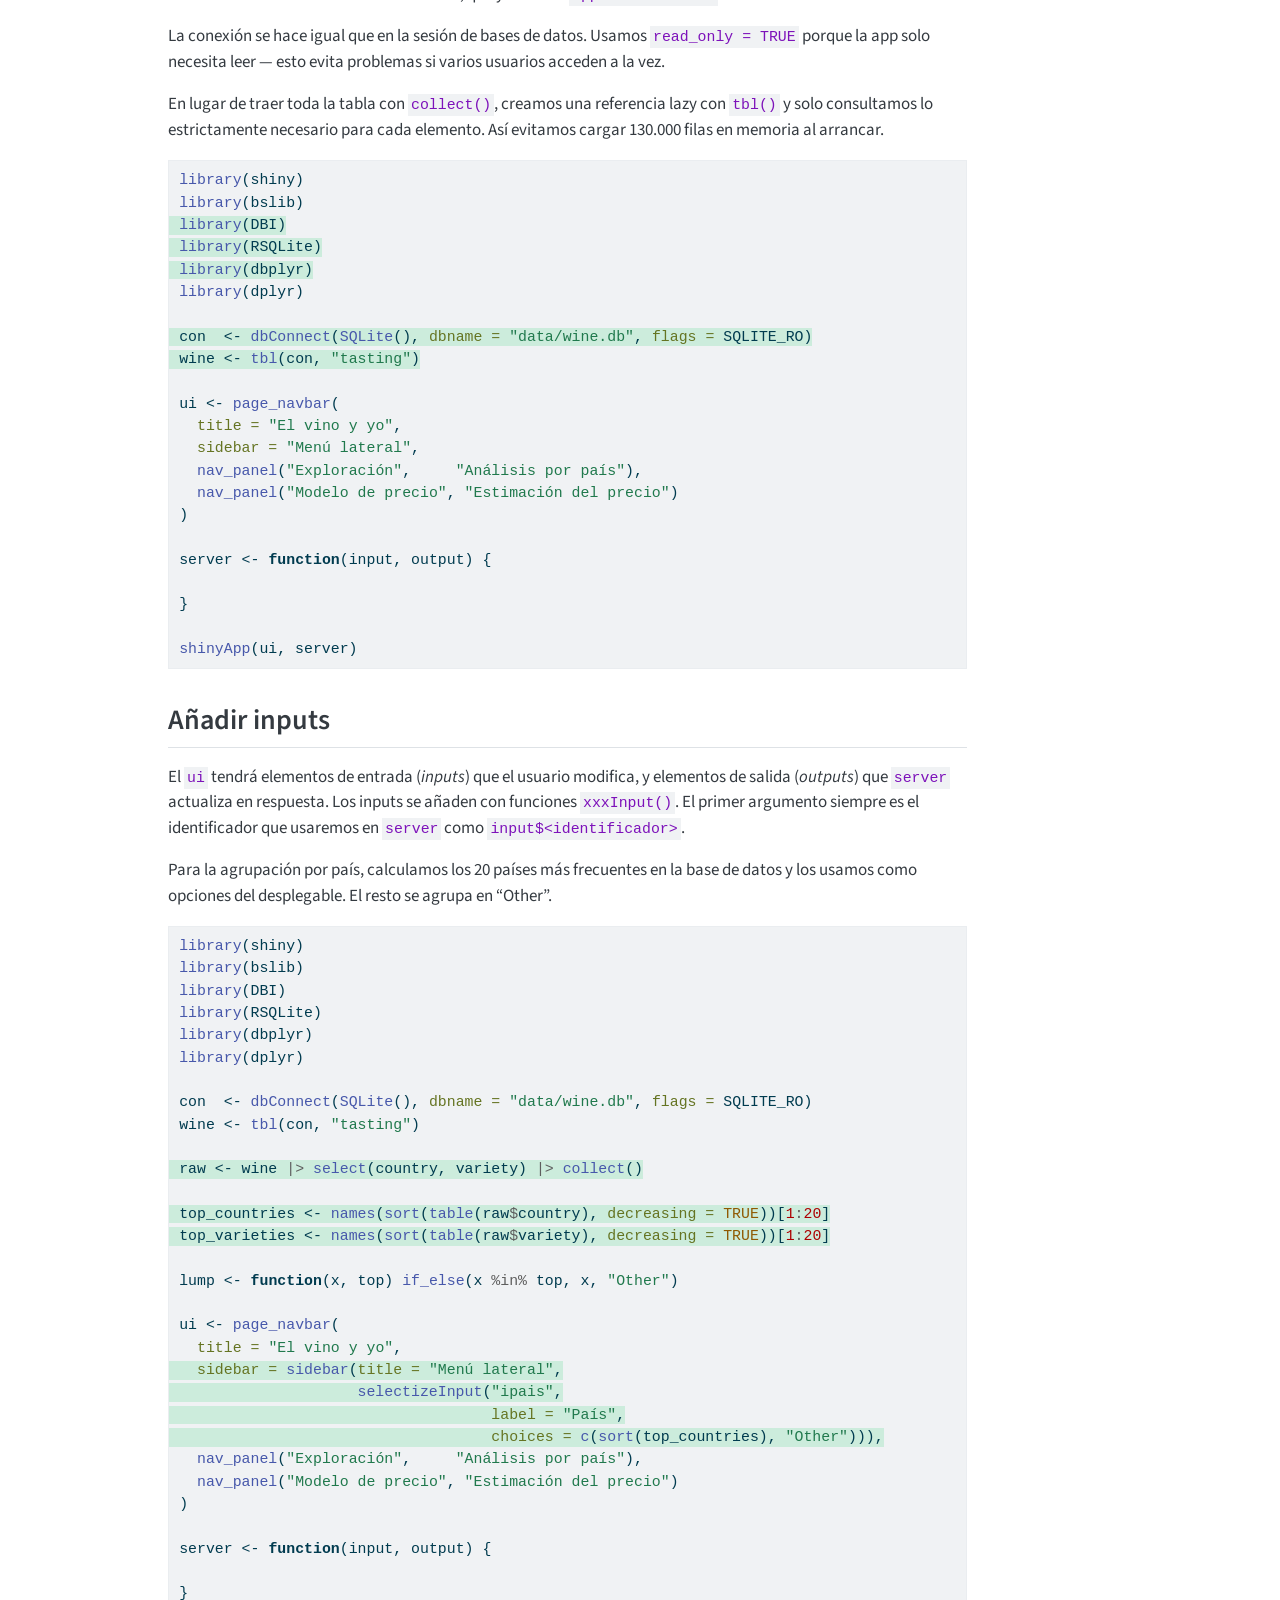
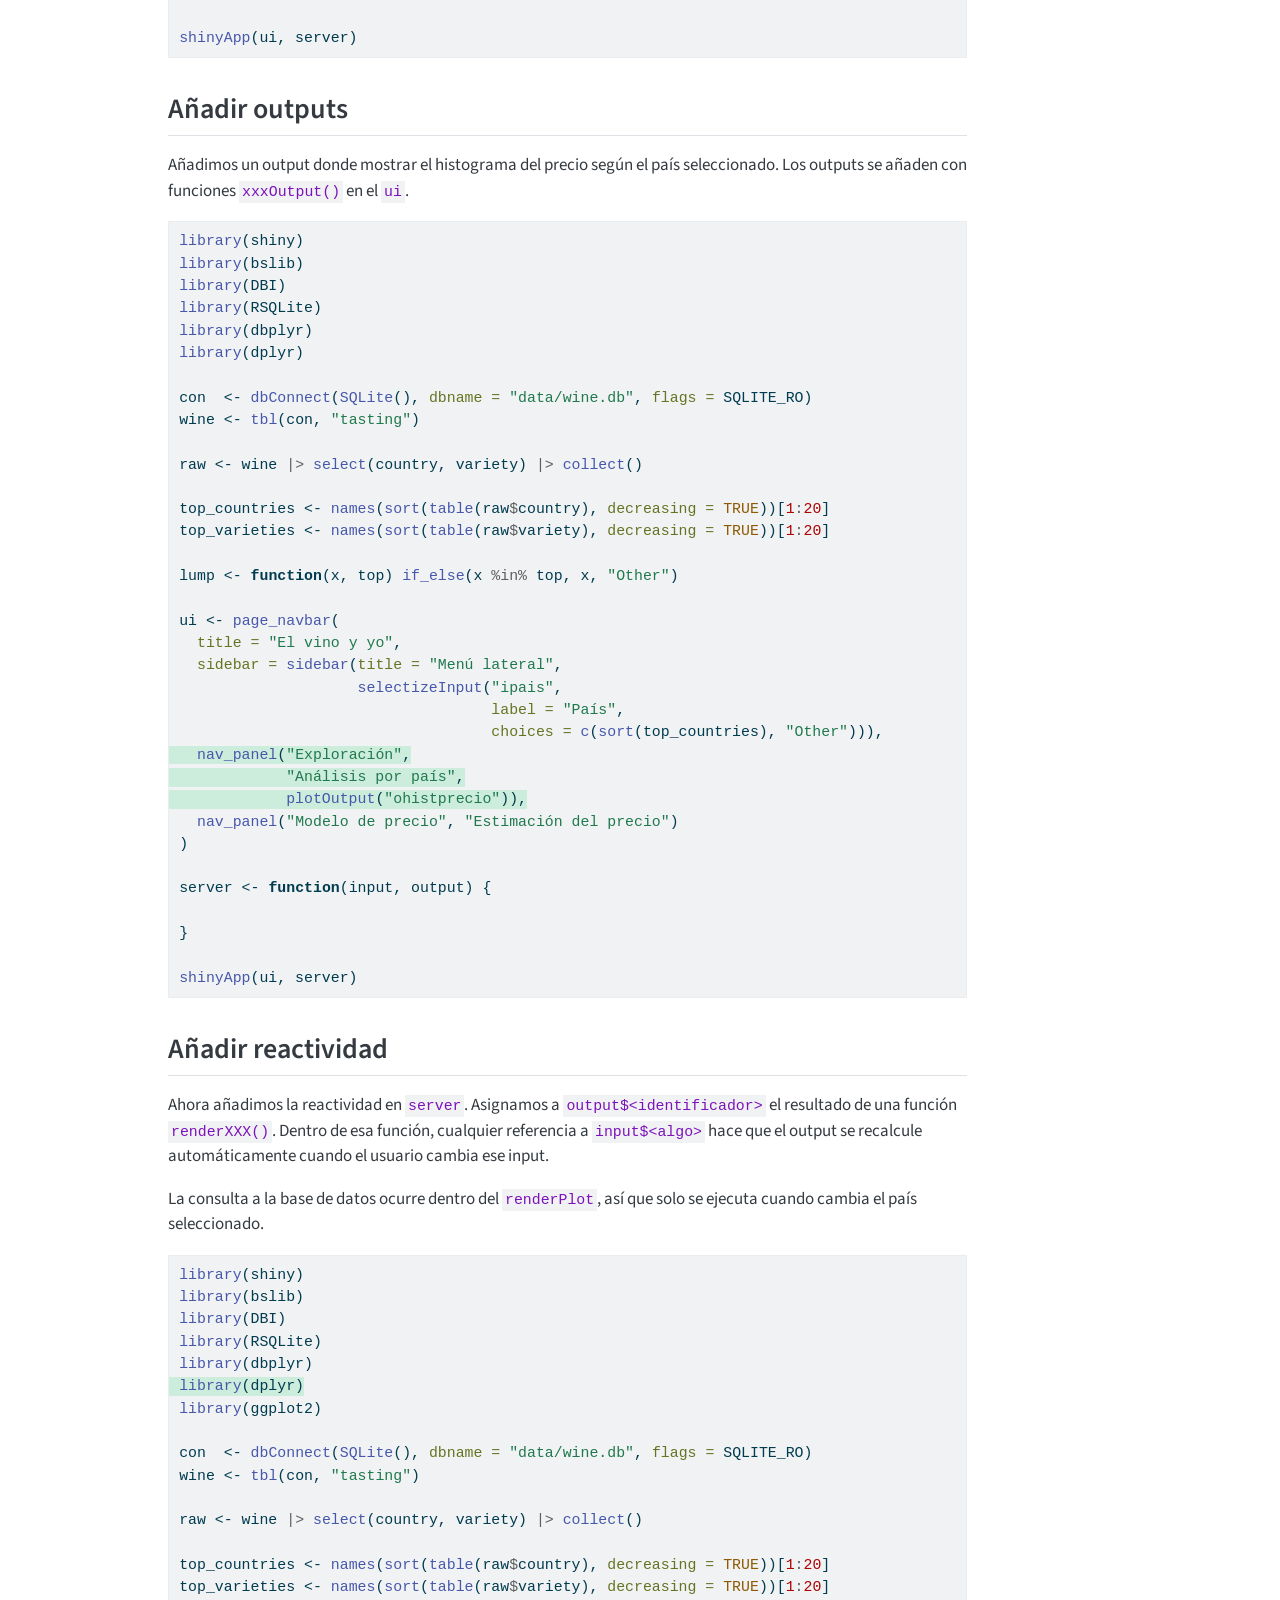
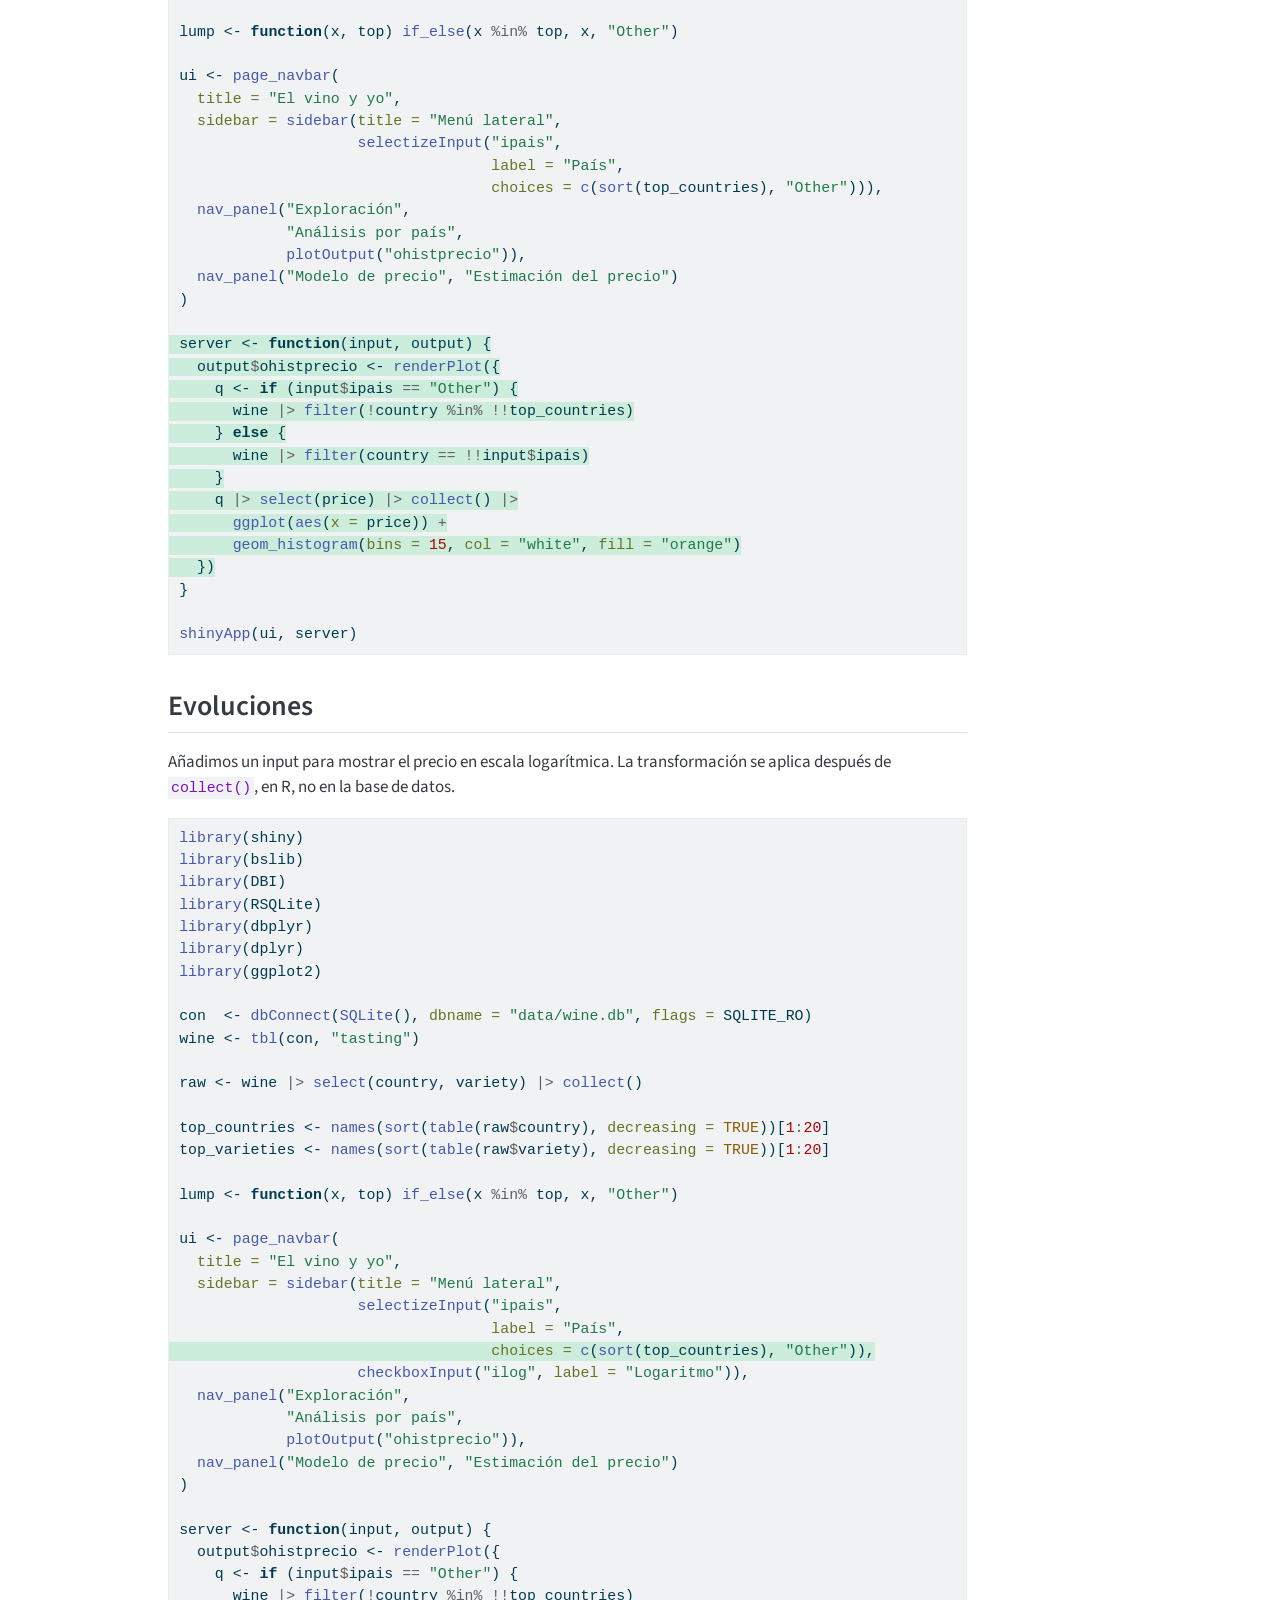
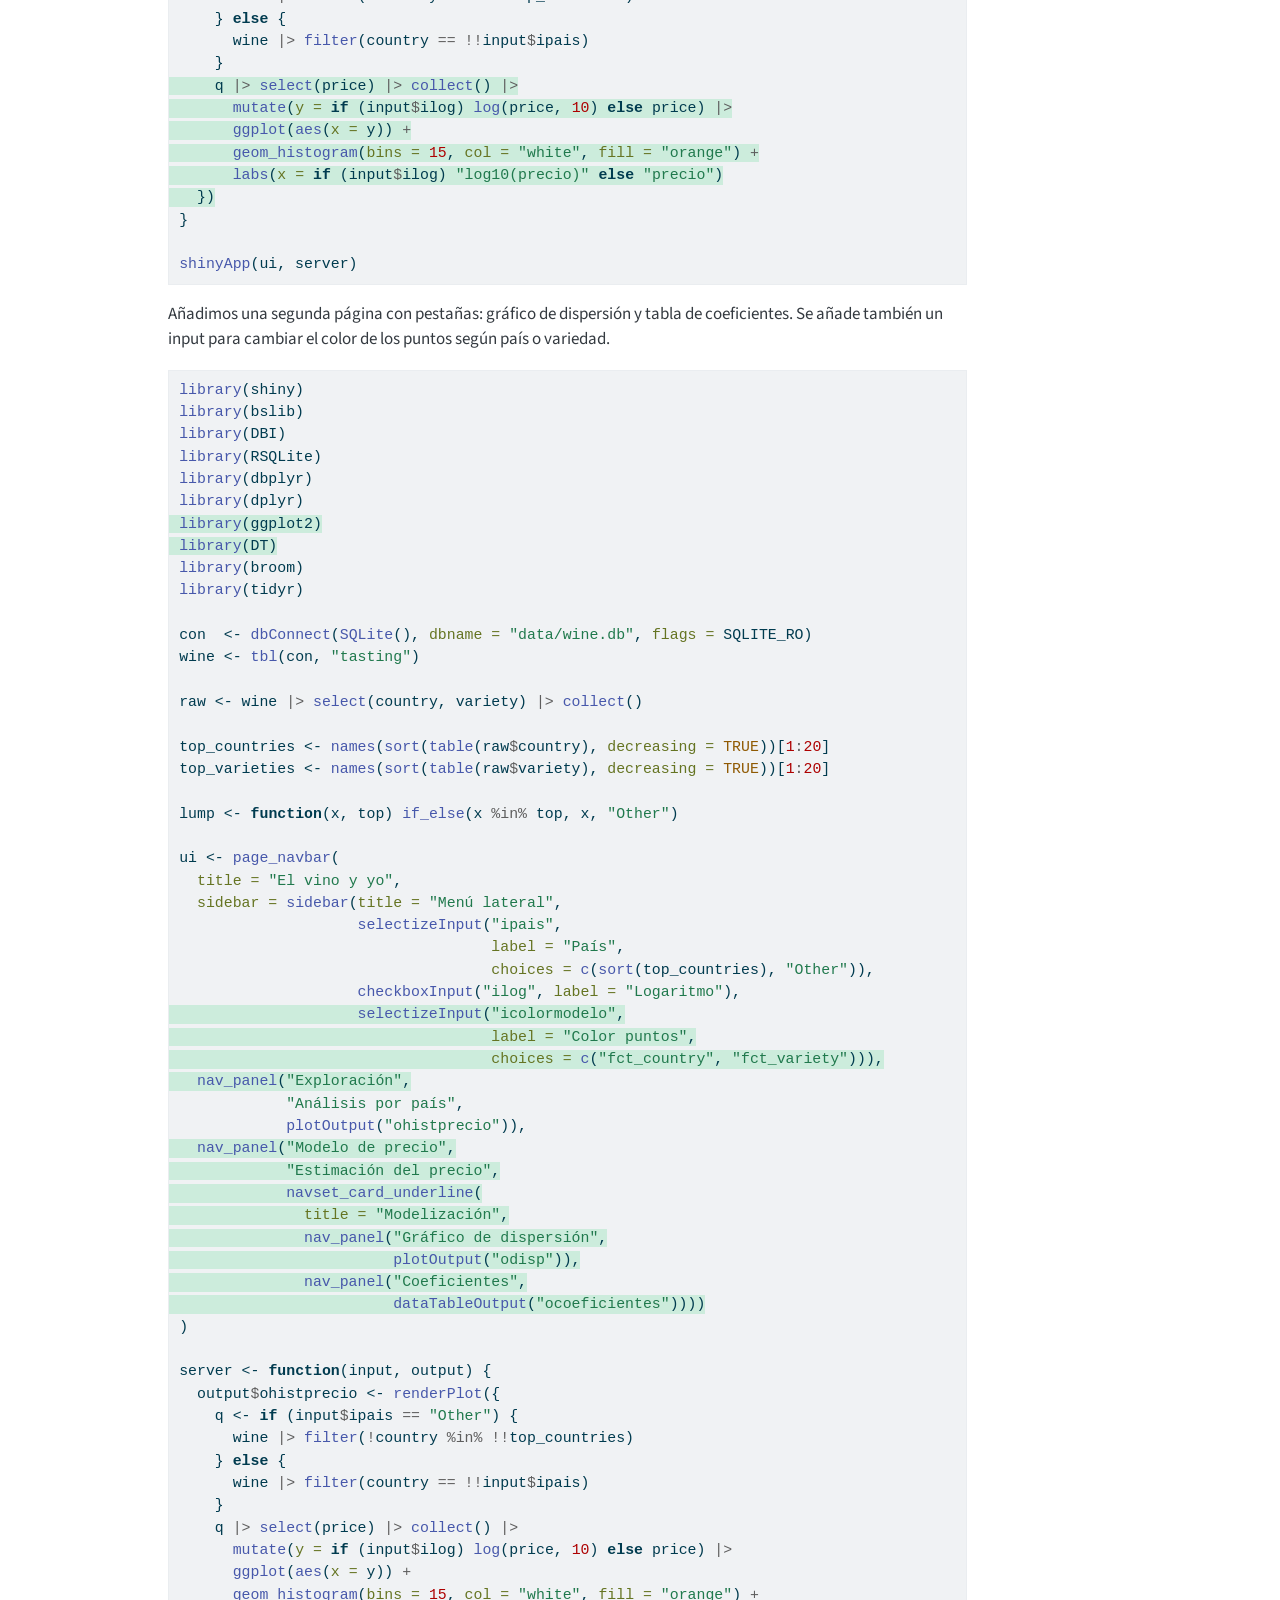
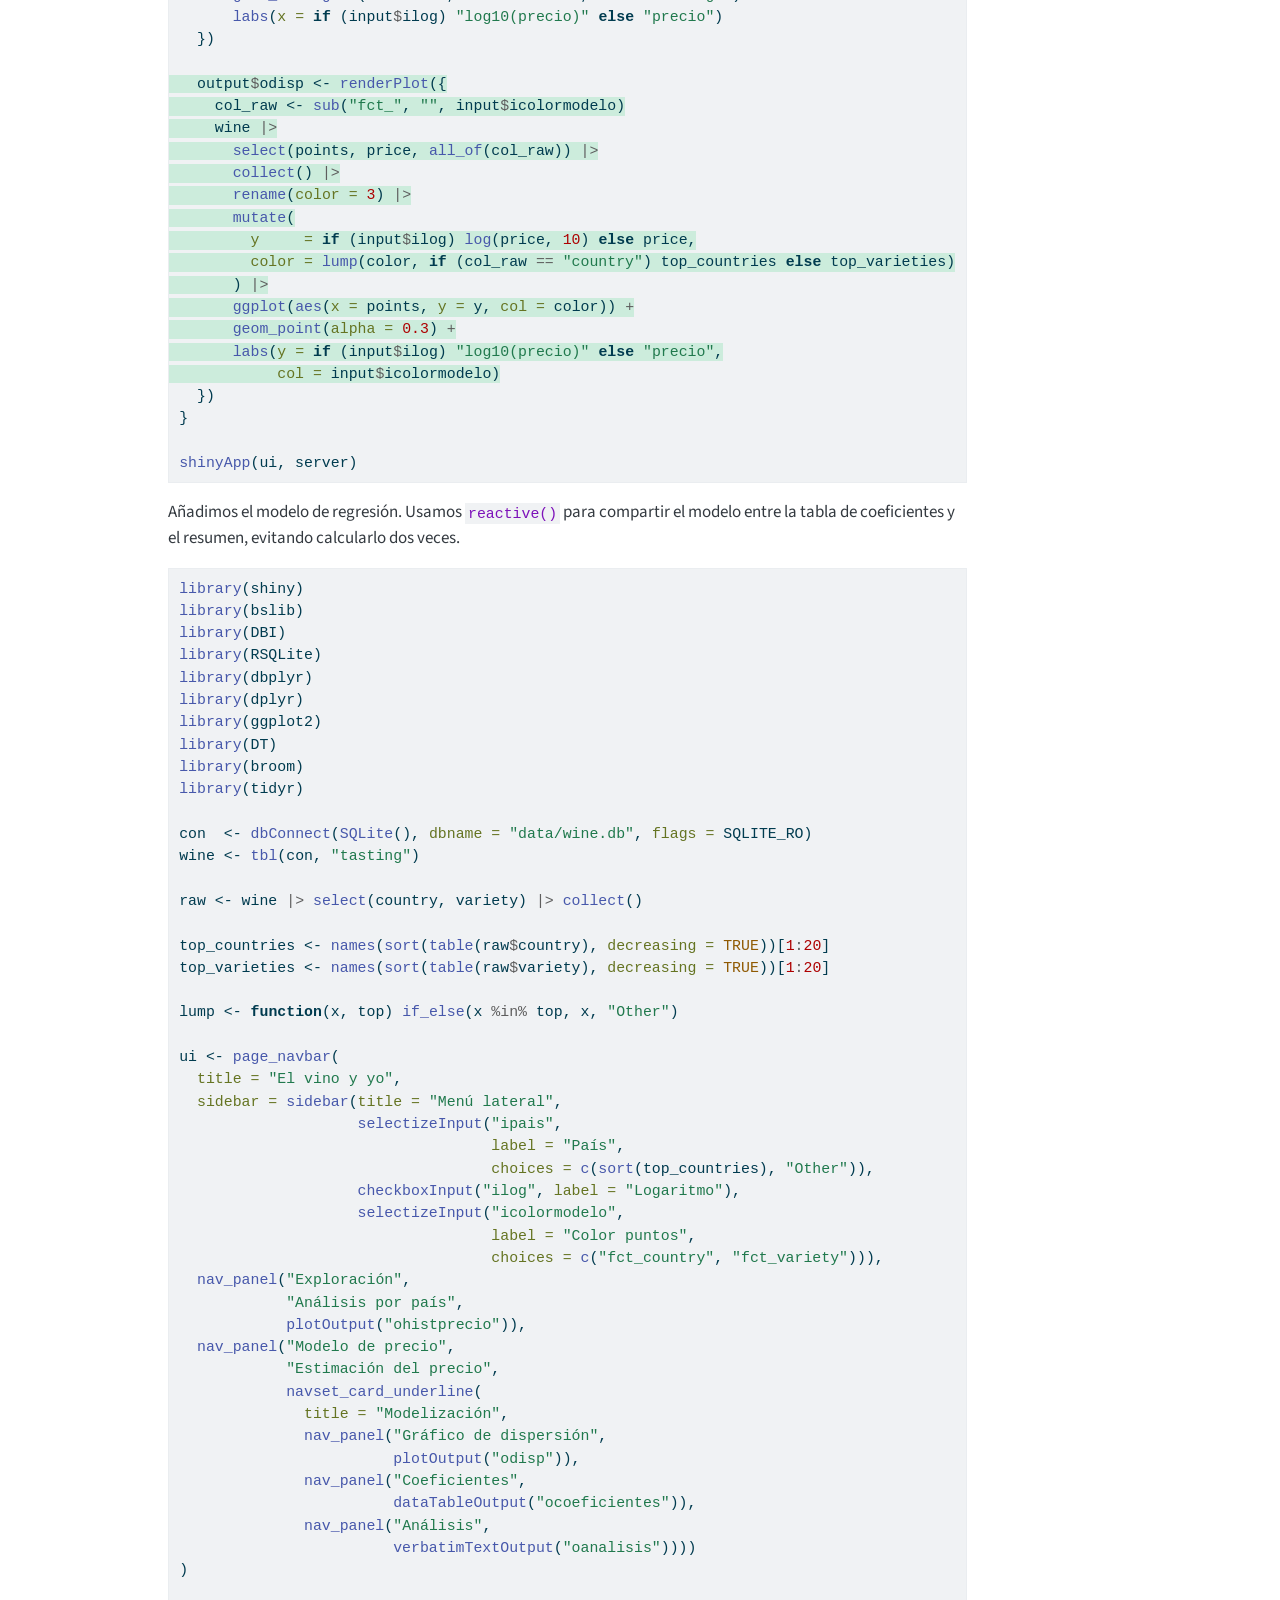
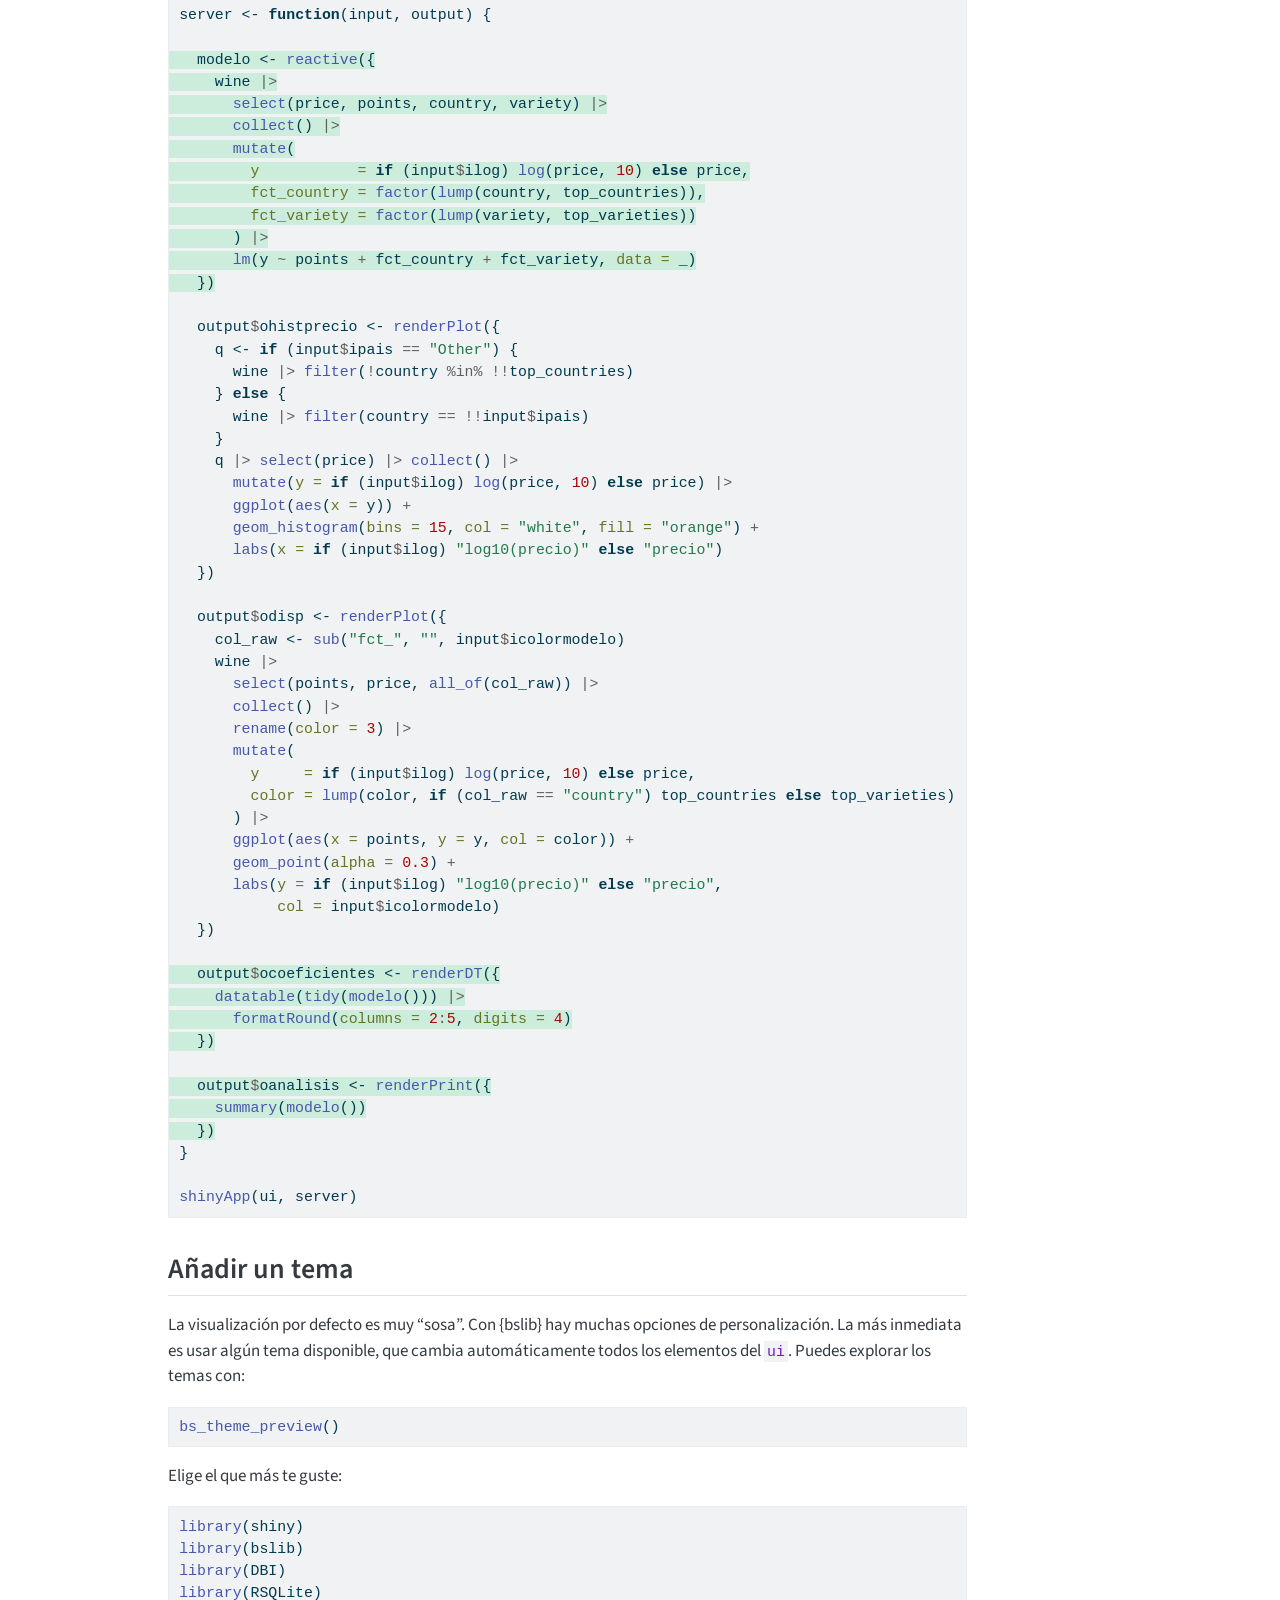
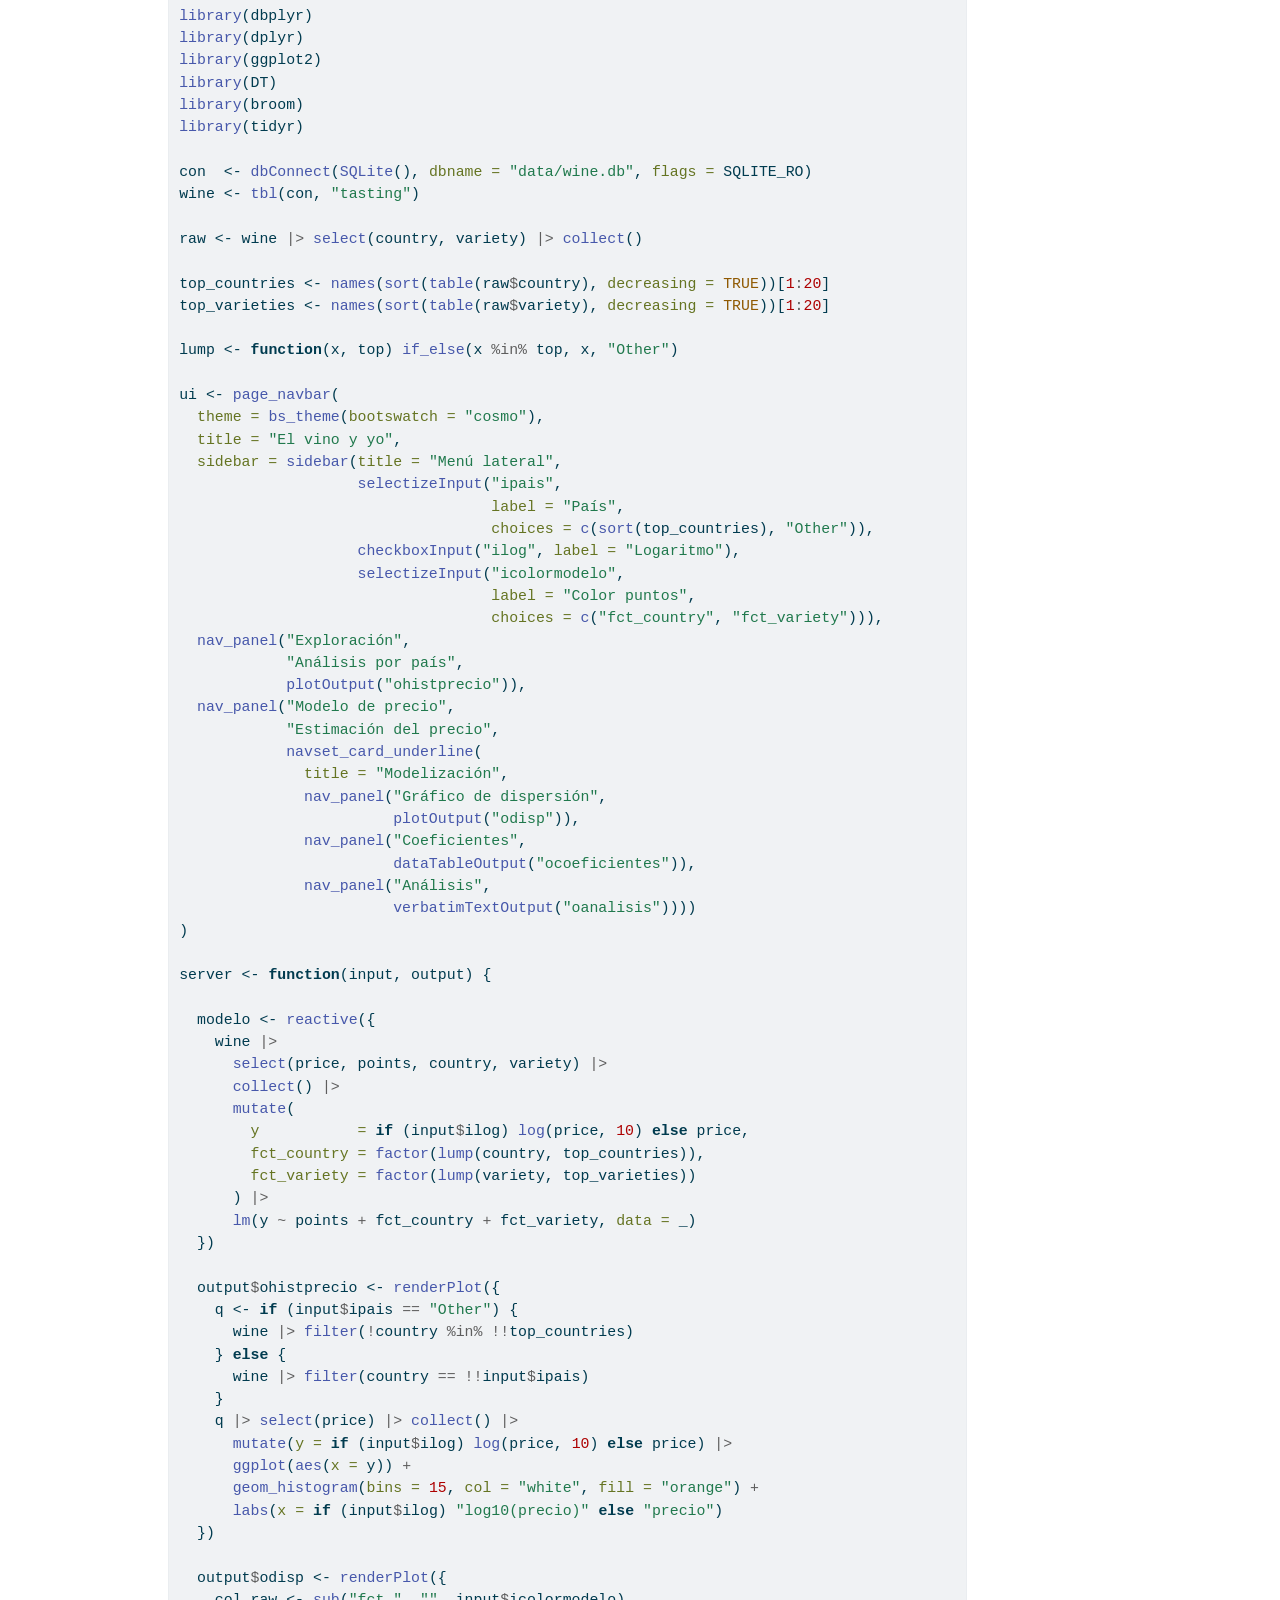
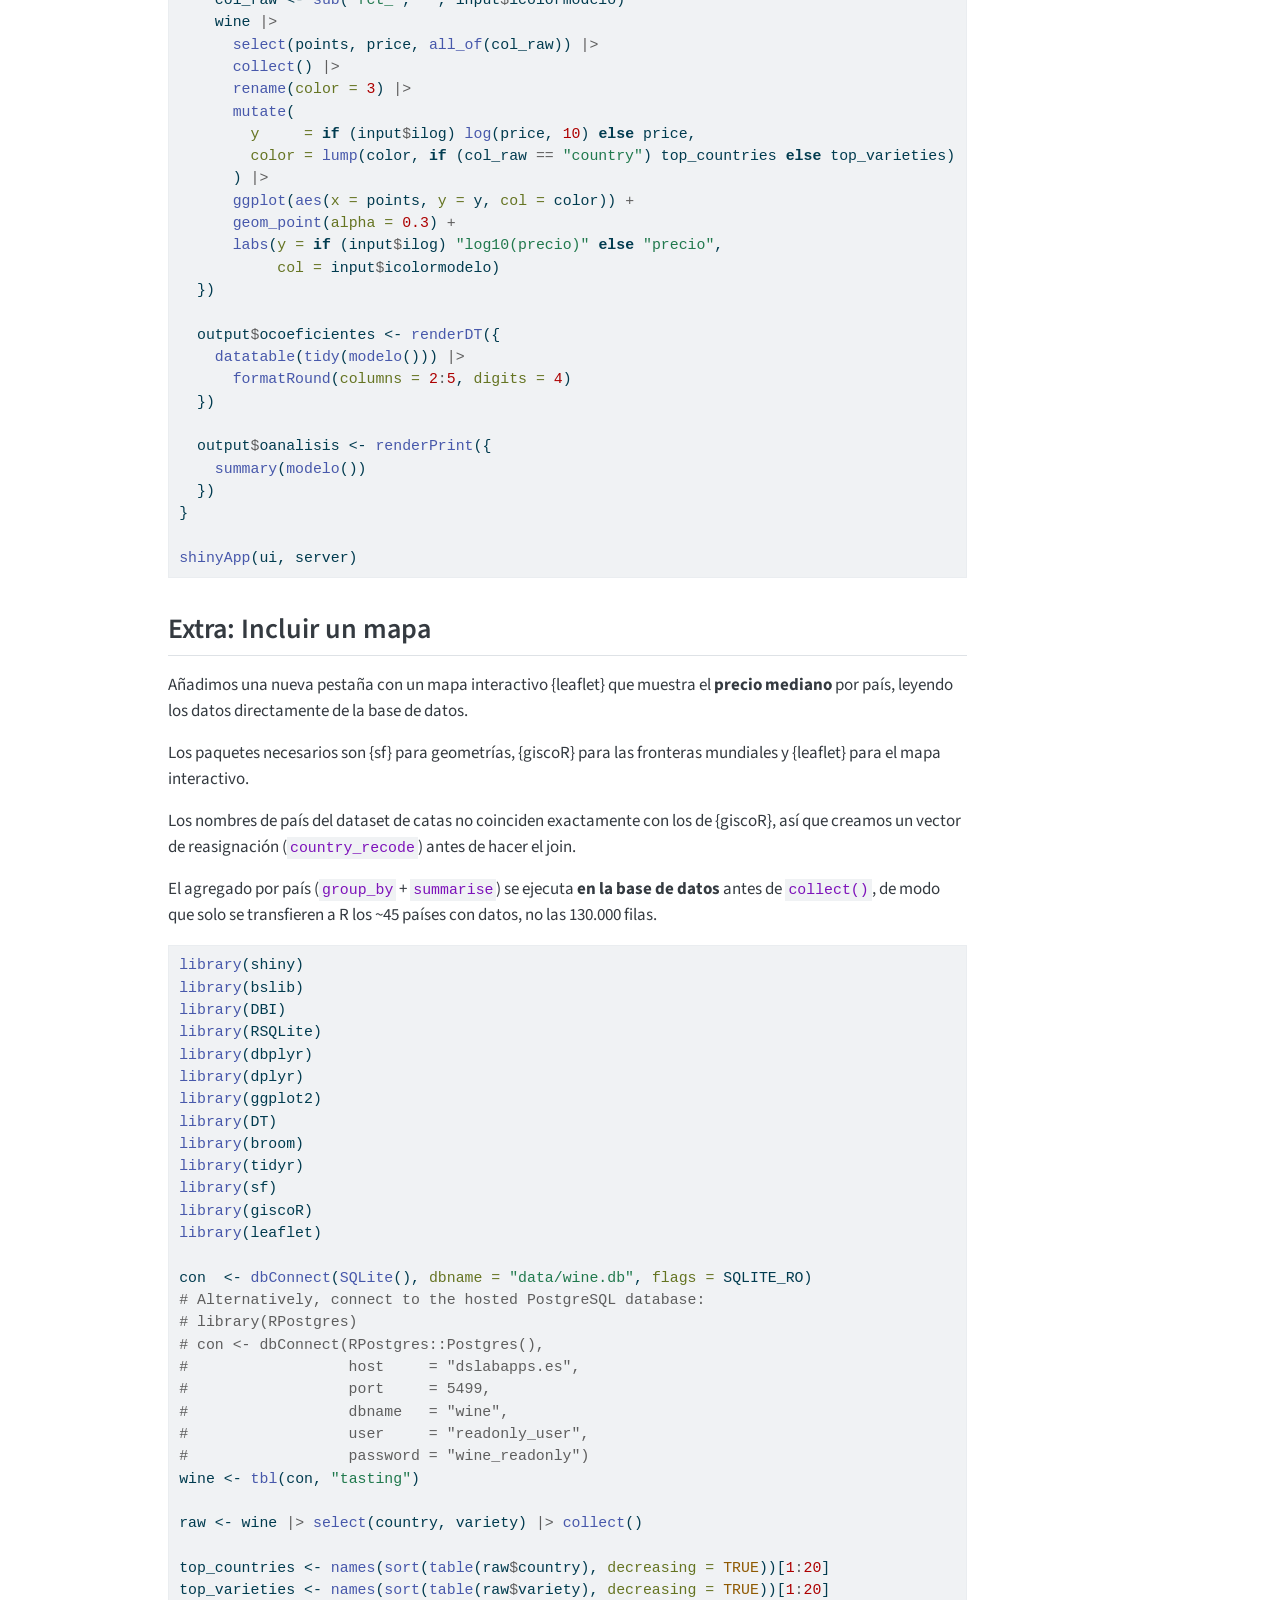
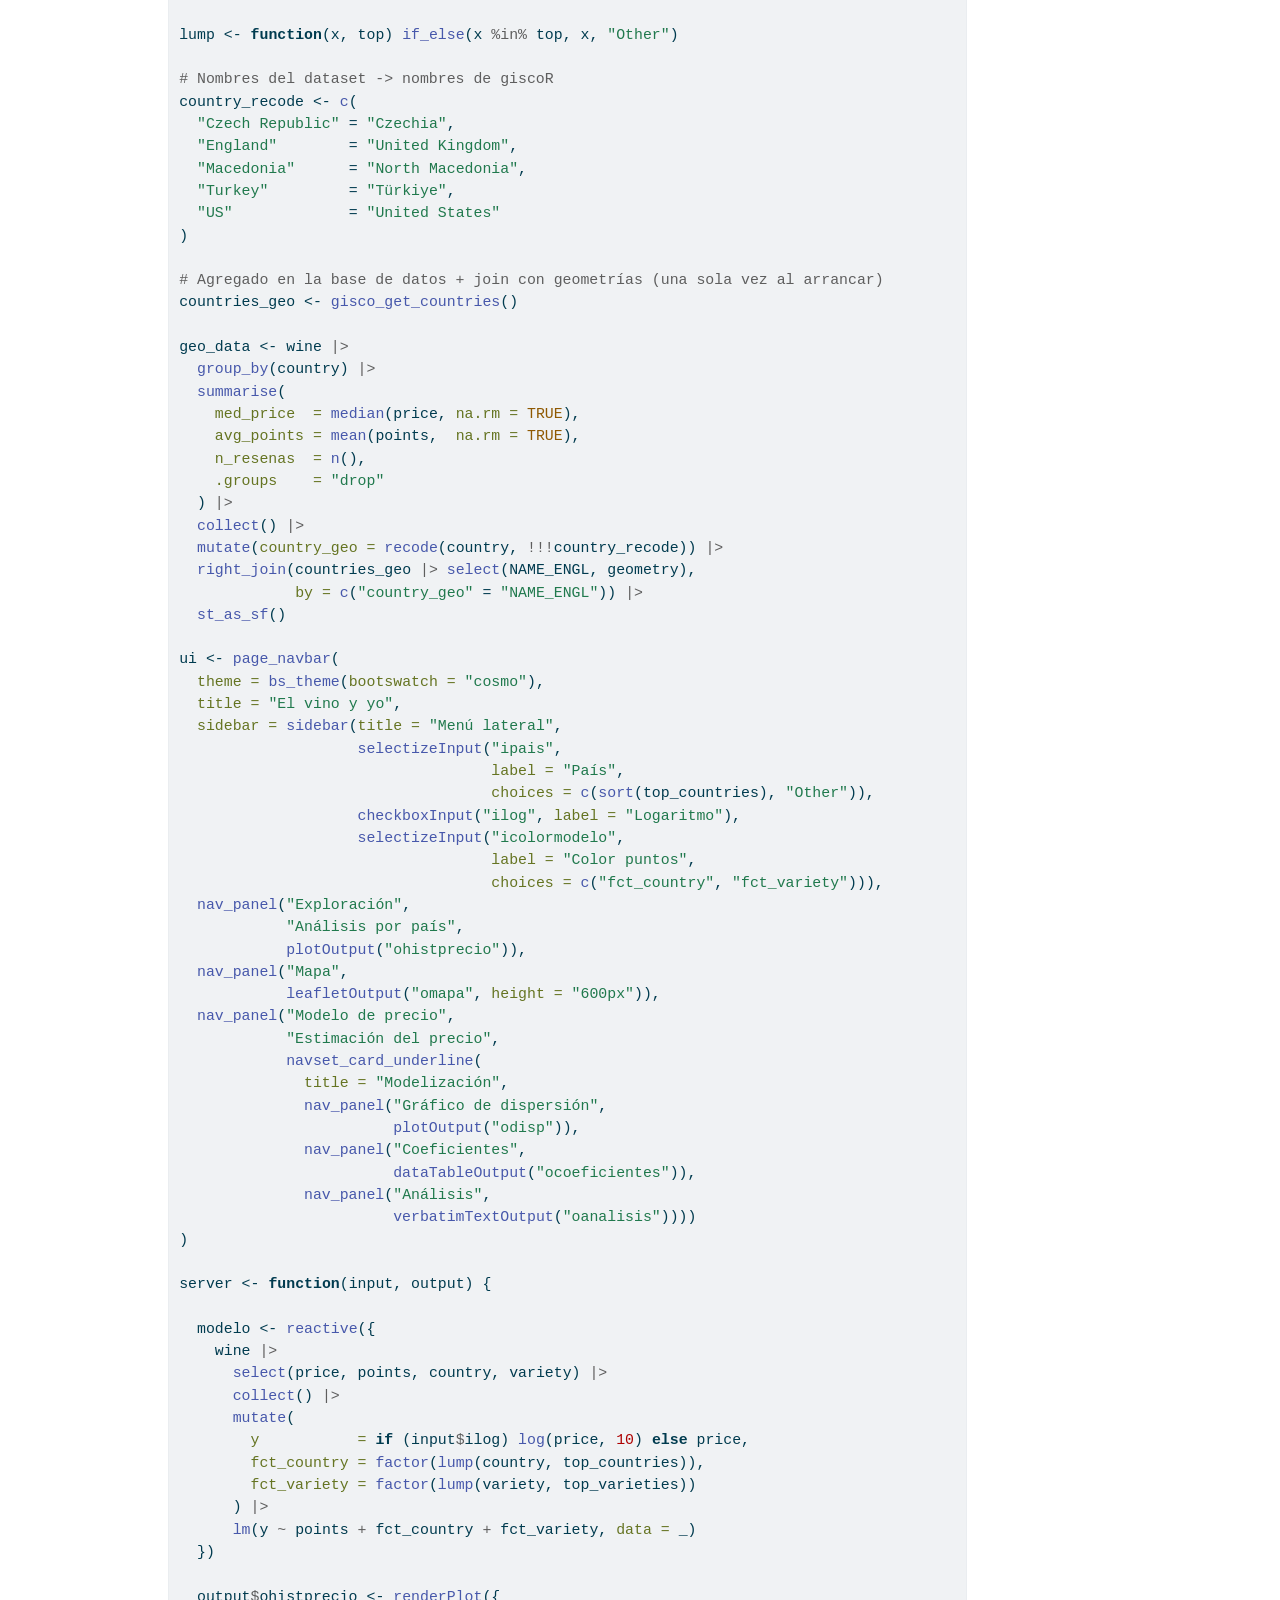
<file: shiny.html>
<!DOCTYPE html>
<html xmlns="http://www.w3.org/1999/xhtml" lang="es" xml:lang="es"><head>

<meta charset="utf-8">
<meta name="generator" content="quarto-1.8.24">

<meta name="viewport" content="width=device-width, initial-scale=1.0, user-scalable=yes">


<title>Shiny Dashboards – Storytelling para Marketing</title>
<style>
code{white-space: pre-wrap;}
span.smallcaps{font-variant: small-caps;}
div.columns{display: flex; gap: min(4vw, 1.5em);}
div.column{flex: auto; overflow-x: auto;}
div.hanging-indent{margin-left: 1.5em; text-indent: -1.5em;}
ul.task-list{list-style: none;}
ul.task-list li input[type="checkbox"] {
  width: 0.8em;
  margin: 0 0.8em 0.2em -1em; /* quarto-specific, see https://github.com/quarto-dev/quarto-cli/issues/4556 */ 
  vertical-align: middle;
}
/* CSS for syntax highlighting */
html { -webkit-text-size-adjust: 100%; }
pre > code.sourceCode { white-space: pre; position: relative; }
pre > code.sourceCode > span { display: inline-block; line-height: 1.25; }
pre > code.sourceCode > span:empty { height: 1.2em; }
.sourceCode { overflow: visible; }
code.sourceCode > span { color: inherit; text-decoration: inherit; }
div.sourceCode { margin: 1em 0; }
pre.sourceCode { margin: 0; }
@media screen {
div.sourceCode { overflow: auto; }
}
@media print {
pre > code.sourceCode { white-space: pre-wrap; }
pre > code.sourceCode > span { text-indent: -5em; padding-left: 5em; }
}
pre.numberSource code
  { counter-reset: source-line 0; }
pre.numberSource code > span
  { position: relative; left: -4em; counter-increment: source-line; }
pre.numberSource code > span > a:first-child::before
  { content: counter(source-line);
    position: relative; left: -1em; text-align: right; vertical-align: baseline;
    border: none; display: inline-block;
    -webkit-touch-callout: none; -webkit-user-select: none;
    -khtml-user-select: none; -moz-user-select: none;
    -ms-user-select: none; user-select: none;
    padding: 0 4px; width: 4em;
  }
pre.numberSource { margin-left: 3em;  padding-left: 4px; }
div.sourceCode
  {   }
@media screen {
pre > code.sourceCode > span > a:first-child::before { text-decoration: underline; }
}
</style>


<script src="site_libs/quarto-nav/quarto-nav.js"></script>
<script src="site_libs/quarto-nav/headroom.min.js"></script>
<script src="site_libs/clipboard/clipboard.min.js"></script>
<script src="site_libs/quarto-search/autocomplete.umd.js"></script>
<script src="site_libs/quarto-search/fuse.min.js"></script>
<script src="site_libs/quarto-search/quarto-search.js"></script>
<meta name="quarto:offset" content="./">
<script src="site_libs/quarto-html/quarto.js" type="module"></script>
<script src="site_libs/quarto-html/tabsets/tabsets.js" type="module"></script>
<script src="site_libs/quarto-html/axe/axe-check.js" type="module"></script>
<script src="site_libs/quarto-html/popper.min.js"></script>
<script src="site_libs/quarto-html/tippy.umd.min.js"></script>
<script src="site_libs/quarto-html/anchor.min.js"></script>
<link href="site_libs/quarto-html/tippy.css" rel="stylesheet">
<link href="site_libs/quarto-html/quarto-syntax-highlighting-dc55a5b9e770e841cd82e46aadbfb9b0.css" rel="stylesheet" id="quarto-text-highlighting-styles">
<script src="site_libs/bootstrap/bootstrap.min.js"></script>
<link href="site_libs/bootstrap/bootstrap-icons.css" rel="stylesheet">
<link href="site_libs/bootstrap/bootstrap-5b4ad623e5705c0698d39aec6f10cf02.min.css" rel="stylesheet" append-hash="true" id="quarto-bootstrap" data-mode="light">
<script id="quarto-search-options" type="application/json">{
  "location": "navbar",
  "copy-button": false,
  "collapse-after": 3,
  "panel-placement": "end",
  "type": "overlay",
  "limit": 50,
  "keyboard-shortcut": [
    "f",
    "/",
    "s"
  ],
  "show-item-context": false,
  "language": {
    "search-no-results-text": "No se han encontrado resultados",
    "search-matching-documents-text": "documentos encontrados",
    "search-copy-link-title": "Copiar el enlace en la búsqueda",
    "search-hide-matches-text": "Ocultar resultados adicionales",
    "search-more-match-text": "resultado adicional en este documento",
    "search-more-matches-text": "resultados adicionales en este documento",
    "search-clear-button-title": "Borrar",
    "search-text-placeholder": "",
    "search-detached-cancel-button-title": "Cancelar",
    "search-submit-button-title": "Enviar",
    "search-label": "Buscar"
  }
}</script>


<link rel="stylesheet" href="styles.css">
</head>

<body class="nav-fixed quarto-light">

<div id="quarto-search-results"></div>
  <header id="quarto-header" class="headroom fixed-top">
    <nav class="navbar navbar-expand-lg " data-bs-theme="dark">
      <div class="navbar-container container-fluid">
      <div class="navbar-brand-container mx-auto">
    <a href="./index.html" class="navbar-brand navbar-brand-logo">
    </a>
    <a class="navbar-brand" href="./index.html">
    <span class="navbar-title">Storytelling para Marketing</span>
    </a>
  </div>
            <div id="quarto-search" class="" title="Buscar"></div>
          <button class="navbar-toggler" type="button" data-bs-toggle="collapse" data-bs-target="#navbarCollapse" aria-controls="navbarCollapse" role="menu" aria-expanded="false" aria-label="Navegación de palanca" onclick="if (window.quartoToggleHeadroom) { window.quartoToggleHeadroom(); }">
  <span class="navbar-toggler-icon"></span>
</button>
          <div class="collapse navbar-collapse" id="navbarCollapse">
            <ul class="navbar-nav navbar-nav-scroll me-auto">
  <li class="nav-item">
    <a class="nav-link" href="./index.html"> 
<span class="menu-text">Bienvenida</span></a>
  </li>  
  <li class="nav-item">
    <a class="nav-link" href="./etl.html"> 
<span class="menu-text">Procesos ETL</span></a>
  </li>  
  <li class="nav-item">
    <a class="nav-link" href="./db.html"> 
<span class="menu-text">Bases de datos</span></a>
  </li>  
  <li class="nav-item">
    <a class="nav-link active" href="./shiny.html" aria-current="page"> 
<span class="menu-text">Shiny dashboards</span></a>
  </li>  
  <li class="nav-item">
    <a class="nav-link" href="./despliegue.html"> 
<span class="menu-text">Despliegue en producción</span></a>
  </li>  
  <li class="nav-item">
    <a class="nav-link" href="./submission.html"> 
<span class="menu-text">Entrega obligatoria</span></a>
  </li>  
  <li class="nav-item">
    <a class="nav-link" href="./about.html"> 
<span class="menu-text">Profesor</span></a>
  </li>  
</ul>
          </div> <!-- /navcollapse -->
            <div class="quarto-navbar-tools">
</div>
      </div> <!-- /container-fluid -->
    </nav>
</header>
<!-- content -->
<div id="quarto-content" class="quarto-container page-columns page-rows-contents page-layout-article page-navbar">
<!-- sidebar -->
<!-- margin-sidebar -->
    <div id="quarto-margin-sidebar" class="sidebar margin-sidebar">
        <nav id="TOC" role="doc-toc" class="toc-active">
    <h2 id="toc-title">En esta página</h2>
   
  <ul>
  <li><a href="#preparación" id="toc-preparación" class="nav-link active" data-scroll-target="#preparación">Preparación</a></li>
  <li><a href="#estructura-básica" id="toc-estructura-básica" class="nav-link" data-scroll-target="#estructura-básica">Estructura básica</a></li>
  <li><a href="#conexión-a-la-base-de-datos" id="toc-conexión-a-la-base-de-datos" class="nav-link" data-scroll-target="#conexión-a-la-base-de-datos">Conexión a la base de datos</a></li>
  <li><a href="#añadir-inputs" id="toc-añadir-inputs" class="nav-link" data-scroll-target="#añadir-inputs">Añadir inputs</a></li>
  <li><a href="#añadir-outputs" id="toc-añadir-outputs" class="nav-link" data-scroll-target="#añadir-outputs">Añadir outputs</a></li>
  <li><a href="#añadir-reactividad" id="toc-añadir-reactividad" class="nav-link" data-scroll-target="#añadir-reactividad">Añadir reactividad</a></li>
  <li><a href="#evoluciones" id="toc-evoluciones" class="nav-link" data-scroll-target="#evoluciones">Evoluciones</a></li>
  <li><a href="#añadir-un-tema" id="toc-añadir-un-tema" class="nav-link" data-scroll-target="#añadir-un-tema">Añadir un tema</a></li>
  <li><a href="#extra-incluir-un-mapa" id="toc-extra-incluir-un-mapa" class="nav-link" data-scroll-target="#extra-incluir-un-mapa">Extra: Incluir un mapa</a></li>
  <li><a href="#ejercicios-del-mapa" id="toc-ejercicios-del-mapa" class="nav-link" data-scroll-target="#ejercicios-del-mapa">Ejercicios del mapa</a></li>
  <li><a href="#extra-interpretación-con-ia" id="toc-extra-interpretación-con-ia" class="nav-link" data-scroll-target="#extra-interpretación-con-ia">Extra: Interpretación con IA</a></li>
  </ul>
</nav>
    </div>
<!-- main -->
<main class="content" id="quarto-document-content">

<header id="title-block-header" class="quarto-title-block default">
<div class="quarto-title">
<h1 class="title">Shiny Dashboards</h1>
</div>



<div class="quarto-title-meta">

    
  
    
  </div>
  


</header>


<div class="cell">
<div class="code-copy-outer-scaffold"><div class="sourceCode cell-code" id="cb1"><pre class="sourceCode r code-with-copy"><code class="sourceCode r"><span id="cb1-1"><a href="#cb1-1" aria-hidden="true" tabindex="-1"></a><span class="fu">library</span>(shiny)</span>
<span id="cb1-2"><a href="#cb1-2" aria-hidden="true" tabindex="-1"></a><span class="fu">library</span>(bslib)</span>
<span id="cb1-3"><a href="#cb1-3" aria-hidden="true" tabindex="-1"></a><span class="fu">library</span>(DBI)</span>
<span id="cb1-4"><a href="#cb1-4" aria-hidden="true" tabindex="-1"></a><span class="fu">library</span>(RSQLite)</span>
<span id="cb1-5"><a href="#cb1-5" aria-hidden="true" tabindex="-1"></a><span class="fu">library</span>(dbplyr)</span>
<span id="cb1-6"><a href="#cb1-6" aria-hidden="true" tabindex="-1"></a><span class="fu">library</span>(dplyr)</span>
<span id="cb1-7"><a href="#cb1-7" aria-hidden="true" tabindex="-1"></a><span class="fu">library</span>(ggplot2)</span>
<span id="cb1-8"><a href="#cb1-8" aria-hidden="true" tabindex="-1"></a><span class="fu">library</span>(DT)</span>
<span id="cb1-9"><a href="#cb1-9" aria-hidden="true" tabindex="-1"></a><span class="fu">library</span>(broom)</span>
<span id="cb1-10"><a href="#cb1-10" aria-hidden="true" tabindex="-1"></a><span class="fu">library</span>(tidyr)</span></code></pre></div><button title="Copiar al portapapeles" class="code-copy-button"><i class="bi"></i></button></div>
</div>
<p>Cuando se aprende análisis de datos con R, se hace a través de scripts, utilizando ciertas funciones y produciendo informes. Pero a menudo los informes no son suficientes, y los resultados se tienen que presentar de forma interactiva. En el proyecto se creará un <em>Dashboard</em> profesional con capacidades analíticas en tiempo real. Con interactividad del usuario y reactividad de la aplicación. Incluirá gráficos, tablas y modelos en base a los datos de las actividades anteriores.</p>
<p>Contexto: <a href="https://www.lcano.com/p/enbis2023/">Presentación en ENBIS 2023</a></p>
<p>Material básico: <a href="https://rstudio.github.io/bslib/articles/dashboards/index.html">Paquete bslib</a>, paquete <a href="https://rstudio.github.io/DT/">DT</a>, paquete <a href="https://broom.tidymodels.org">broom</a>.</p>
<p>Material extendido: <a href="https://mastering-shiny.org">Mastering Shiny</a></p>
<section id="preparación" class="level2">
<h2 class="anchored" data-anchor-id="preparación">Preparación</h2>
<p>Vamos a crear una carpeta <code>app</code> en nuestro proyecto. Ahí estará todo lo necesario para crear y ejecutar la aplicación.</p>
<div class="callout callout-style-default callout-caution callout-titled">
<div class="callout-header d-flex align-content-center">
<div class="callout-icon-container">
<i class="callout-icon"></i>
</div>
<div class="callout-title-container flex-fill">
Precaución
</div>
</div>
<div class="callout-body-container callout-body">
<p>Crea la carpeta <code>app</code> y dentro el archivo <code>app.R</code>.</p>
</div>
</div>
</section>
<section id="estructura-básica" class="level2">
<h2 class="anchored" data-anchor-id="estructura-básica">Estructura básica</h2>
<p>Las aplicaciones Shiny tienen dos partes: el interfaz de usuario (<code>ui</code>) y el código reactivo que produce los cambios que vemos (<code>server</code>). Es similar a lo que los informáticos llaman el <em>frontend</em> y el <em>backend</em>.</p>
<p>Creamos un archivo <code>app.R</code> con el siguiente contenido:</p>
<div class="cell">
<div class="code-copy-outer-scaffold"><div class="sourceCode cell-code" id="cb2"><pre class="sourceCode r code-with-copy"><code class="sourceCode r"><span id="cb2-1"><a href="#cb2-1" aria-hidden="true" tabindex="-1"></a><span class="fu">library</span>(shiny)</span>
<span id="cb2-2"><a href="#cb2-2" aria-hidden="true" tabindex="-1"></a><span class="fu">library</span>(bslib)</span>
<span id="cb2-3"><a href="#cb2-3" aria-hidden="true" tabindex="-1"></a></span>
<span id="cb2-4"><a href="#cb2-4" aria-hidden="true" tabindex="-1"></a>ui <span class="ot">&lt;-</span> <span class="fu">page_navbar</span>(</span>
<span id="cb2-5"><a href="#cb2-5" aria-hidden="true" tabindex="-1"></a>  <span class="at">title =</span> <span class="st">"Mi cuadro de mandos"</span>,</span>
<span id="cb2-6"><a href="#cb2-6" aria-hidden="true" tabindex="-1"></a>  <span class="at">sidebar =</span> <span class="st">"Menú lateral"</span>,</span>
<span id="cb2-7"><a href="#cb2-7" aria-hidden="true" tabindex="-1"></a>  <span class="fu">nav_panel</span>(<span class="st">"Exploración"</span>,    <span class="st">"Área de contenido 1"</span>),</span>
<span id="cb2-8"><a href="#cb2-8" aria-hidden="true" tabindex="-1"></a>  <span class="fu">nav_panel</span>(<span class="st">"Modelo de precio"</span>, <span class="st">"Área de contenido 2"</span>)</span>
<span id="cb2-9"><a href="#cb2-9" aria-hidden="true" tabindex="-1"></a>)</span>
<span id="cb2-10"><a href="#cb2-10" aria-hidden="true" tabindex="-1"></a></span>
<span id="cb2-11"><a href="#cb2-11" aria-hidden="true" tabindex="-1"></a><span class="fu">shinyApp</span>(ui, <span class="cf">function</span>(input, output) {})</span></code></pre></div><button title="Copiar al portapapeles" class="code-copy-button"><i class="bi"></i></button></div>
</div>
<p>Iremos evolucionando esta estructura básica hasta tener una aplicación completa. En cada ejemplo se incluye el código completo de la app para ver cómo evoluciona.</p>
</section>
<section id="conexión-a-la-base-de-datos" class="level2">
<h2 class="anchored" data-anchor-id="conexión-a-la-base-de-datos">Conexión a la base de datos</h2>
<p>Los datos deben estar accesibles desde la app para que sea reproducible al subir a un servidor. Usaremos la base de datos DuckDB creada en la sesión anterior, que ya está en <code>app/data/wine.db</code>.</p>
<p>La conexión se hace igual que en la sesión de bases de datos. Usamos <code>read_only = TRUE</code> porque la app solo necesita leer — esto evita problemas si varios usuarios acceden a la vez.</p>
<p>En lugar de traer toda la tabla con <code>collect()</code>, creamos una referencia lazy con <code>tbl()</code> y solo consultamos lo estrictamente necesario para cada elemento. Así evitamos cargar 130.000 filas en memoria al arrancar.</p>
<div class="code-copy-outer-scaffold"><div class="sourceCode" id="cb1"><pre class="sourceCode r code-with-copy"><code class="sourceCode r"><span id="cb1-1"><a href="#cb1-1" aria-hidden="true" tabindex="-1"></a><span class="fu">library</span>(shiny)</span>
<span id="cb1-2"><a href="#cb1-2" aria-hidden="true" tabindex="-1"></a><span class="fu">library</span>(bslib)</span>
<span class="hl-add"><span id="cb1-3"><a href="#cb1-3" aria-hidden="true" tabindex="-1"></a><span class="fu">library</span>(DBI)</span></span>
<span class="hl-add"><span id="cb1-4"><a href="#cb1-4" aria-hidden="true" tabindex="-1"></a><span class="fu">library</span>(RSQLite)</span></span>
<span class="hl-add"><span id="cb1-5"><a href="#cb1-5" aria-hidden="true" tabindex="-1"></a><span class="fu">library</span>(dbplyr)</span></span>
<span id="cb1-6"><a href="#cb1-6" aria-hidden="true" tabindex="-1"></a><span class="fu">library</span>(dplyr)</span>
<span class="hl-add"><span id="cb1-7"><a href="#cb1-7" aria-hidden="true" tabindex="-1"></a></span></span>
<span class="hl-add"><span id="cb1-8"><a href="#cb1-8" aria-hidden="true" tabindex="-1"></a>con  <span class="ot">&lt;-</span> <span class="fu">dbConnect</span>(<span class="fu">SQLite</span>(), <span class="at">dbname =</span> <span class="st">"data/wine.db"</span>, <span class="at">flags =</span> SQLITE_RO)</span></span>
<span class="hl-add"><span id="cb1-9"><a href="#cb1-9" aria-hidden="true" tabindex="-1"></a>wine <span class="ot">&lt;-</span> <span class="fu">tbl</span>(con, <span class="st">"tasting"</span>)</span></span>
<span class="hl-add"><span id="cb1-10"><a href="#cb1-10" aria-hidden="true" tabindex="-1"></a></span></span>
<span id="cb1-11"><a href="#cb1-11" aria-hidden="true" tabindex="-1"></a>ui <span class="ot">&lt;-</span> <span class="fu">page_navbar</span>(</span>
<span id="cb1-12"><a href="#cb1-12" aria-hidden="true" tabindex="-1"></a>  <span class="at">title =</span> <span class="st">"El vino y yo"</span>,</span>
<span id="cb1-13"><a href="#cb1-13" aria-hidden="true" tabindex="-1"></a>  <span class="at">sidebar =</span> <span class="st">"Menú lateral"</span>,</span>
<span id="cb1-14"><a href="#cb1-14" aria-hidden="true" tabindex="-1"></a>  <span class="fu">nav_panel</span>(<span class="st">"Exploración"</span>,     <span class="st">"Análisis por país"</span>),</span>
<span id="cb1-15"><a href="#cb1-15" aria-hidden="true" tabindex="-1"></a>  <span class="fu">nav_panel</span>(<span class="st">"Modelo de precio"</span>, <span class="st">"Estimación del precio"</span>)</span>
<span id="cb1-16"><a href="#cb1-16" aria-hidden="true" tabindex="-1"></a>)</span>
<span id="cb1-17"><a href="#cb1-17" aria-hidden="true" tabindex="-1"></a></span>
<span id="cb1-18"><a href="#cb1-18" aria-hidden="true" tabindex="-1"></a>server <span class="ot">&lt;-</span> <span class="cf">function</span>(input, output) {</span>
<span id="cb1-19"><a href="#cb1-19" aria-hidden="true" tabindex="-1"></a></span>
<span id="cb1-20"><a href="#cb1-20" aria-hidden="true" tabindex="-1"></a>}</span>
<span id="cb1-21"><a href="#cb1-21" aria-hidden="true" tabindex="-1"></a></span>
<span id="cb1-22"><a href="#cb1-22" aria-hidden="true" tabindex="-1"></a><span class="fu">shinyApp</span>(ui, server)</span></code></pre></div><button title="Copiar al portapapeles" class="code-copy-button"><i class="bi"></i></button></div>
</section>
<section id="añadir-inputs" class="level2">
<h2 class="anchored" data-anchor-id="añadir-inputs">Añadir inputs</h2>
<p>El <code>ui</code> tendrá elementos de entrada (<em>inputs</em>) que el usuario modifica, y elementos de salida (<em>outputs</em>) que <code>server</code> actualiza en respuesta. Los inputs se añaden con funciones <code>xxxInput()</code>. El primer argumento siempre es el identificador que usaremos en <code>server</code> como <code>input$&lt;identificador&gt;</code>.</p>
<p>Para la agrupación por país, calculamos los 20 países más frecuentes en la base de datos y los usamos como opciones del desplegable. El resto se agrupa en “Other”.</p>
<div class="code-copy-outer-scaffold"><div class="sourceCode" id="cb1"><pre class="sourceCode r code-with-copy"><code class="sourceCode r"><span id="cb1-1"><a href="#cb1-1" aria-hidden="true" tabindex="-1"></a><span class="fu">library</span>(shiny)</span>
<span id="cb1-2"><a href="#cb1-2" aria-hidden="true" tabindex="-1"></a><span class="fu">library</span>(bslib)</span>
<span id="cb1-3"><a href="#cb1-3" aria-hidden="true" tabindex="-1"></a><span class="fu">library</span>(DBI)</span>
<span id="cb1-4"><a href="#cb1-4" aria-hidden="true" tabindex="-1"></a><span class="fu">library</span>(RSQLite)</span>
<span id="cb1-5"><a href="#cb1-5" aria-hidden="true" tabindex="-1"></a><span class="fu">library</span>(dbplyr)</span>
<span id="cb1-6"><a href="#cb1-6" aria-hidden="true" tabindex="-1"></a><span class="fu">library</span>(dplyr)</span>
<span id="cb1-7"><a href="#cb1-7" aria-hidden="true" tabindex="-1"></a></span>
<span id="cb1-8"><a href="#cb1-8" aria-hidden="true" tabindex="-1"></a>con  <span class="ot">&lt;-</span> <span class="fu">dbConnect</span>(<span class="fu">SQLite</span>(), <span class="at">dbname =</span> <span class="st">"data/wine.db"</span>, <span class="at">flags =</span> SQLITE_RO)</span>
<span id="cb1-9"><a href="#cb1-9" aria-hidden="true" tabindex="-1"></a>wine <span class="ot">&lt;-</span> <span class="fu">tbl</span>(con, <span class="st">"tasting"</span>)</span>
<span class="hl-add"><span id="cb1-10"><a href="#cb1-10" aria-hidden="true" tabindex="-1"></a></span></span>
<span class="hl-add"><span id="cb1-11"><a href="#cb1-11" aria-hidden="true" tabindex="-1"></a>raw <span class="ot">&lt;-</span> wine <span class="sc">|&gt;</span> <span class="fu">select</span>(country, variety) <span class="sc">|&gt;</span> <span class="fu">collect</span>()</span></span>
<span class="hl-add"><span id="cb1-12"><a href="#cb1-12" aria-hidden="true" tabindex="-1"></a></span></span>
<span class="hl-add"><span id="cb1-13"><a href="#cb1-13" aria-hidden="true" tabindex="-1"></a>top_countries <span class="ot">&lt;-</span> <span class="fu">names</span>(<span class="fu">sort</span>(<span class="fu">table</span>(raw<span class="sc">$</span>country), <span class="at">decreasing =</span> <span class="cn">TRUE</span>))[<span class="dv">1</span><span class="sc">:</span><span class="dv">20</span>]</span></span>
<span class="hl-add"><span id="cb1-14"><a href="#cb1-14" aria-hidden="true" tabindex="-1"></a>top_varieties <span class="ot">&lt;-</span> <span class="fu">names</span>(<span class="fu">sort</span>(<span class="fu">table</span>(raw<span class="sc">$</span>variety), <span class="at">decreasing =</span> <span class="cn">TRUE</span>))[<span class="dv">1</span><span class="sc">:</span><span class="dv">20</span>]</span></span>
<span id="cb1-15"><a href="#cb1-15" aria-hidden="true" tabindex="-1"></a></span>
<span id="cb1-16"><a href="#cb1-16" aria-hidden="true" tabindex="-1"></a>lump <span class="ot">&lt;-</span> <span class="cf">function</span>(x, top) <span class="fu">if_else</span>(x <span class="sc">%in%</span> top, x, <span class="st">"Other"</span>)</span>
<span id="cb1-17"><a href="#cb1-17" aria-hidden="true" tabindex="-1"></a></span>
<span id="cb1-18"><a href="#cb1-18" aria-hidden="true" tabindex="-1"></a>ui <span class="ot">&lt;-</span> <span class="fu">page_navbar</span>(</span>
<span id="cb1-19"><a href="#cb1-19" aria-hidden="true" tabindex="-1"></a>  <span class="at">title =</span> <span class="st">"El vino y yo"</span>,</span>
<span class="hl-add"><span id="cb1-20"><a href="#cb1-20" aria-hidden="true" tabindex="-1"></a>  <span class="at">sidebar =</span> <span class="fu">sidebar</span>(<span class="at">title =</span> <span class="st">"Menú lateral"</span>,</span></span>
<span class="hl-add"><span id="cb1-21"><a href="#cb1-21" aria-hidden="true" tabindex="-1"></a>                    <span class="fu">selectizeInput</span>(<span class="st">"ipais"</span>,</span></span>
<span class="hl-add"><span id="cb1-22"><a href="#cb1-22" aria-hidden="true" tabindex="-1"></a>                                   <span class="at">label =</span> <span class="st">"País"</span>,</span></span>
<span class="hl-add"><span id="cb1-23"><a href="#cb1-23" aria-hidden="true" tabindex="-1"></a>                                   <span class="at">choices =</span> <span class="fu">c</span>(<span class="fu">sort</span>(top_countries), <span class="st">"Other"</span>))),</span></span>
<span id="cb1-24"><a href="#cb1-24" aria-hidden="true" tabindex="-1"></a>  <span class="fu">nav_panel</span>(<span class="st">"Exploración"</span>,     <span class="st">"Análisis por país"</span>),</span>
<span id="cb1-25"><a href="#cb1-25" aria-hidden="true" tabindex="-1"></a>  <span class="fu">nav_panel</span>(<span class="st">"Modelo de precio"</span>, <span class="st">"Estimación del precio"</span>)</span>
<span id="cb1-26"><a href="#cb1-26" aria-hidden="true" tabindex="-1"></a>)</span>
<span id="cb1-27"><a href="#cb1-27" aria-hidden="true" tabindex="-1"></a></span>
<span id="cb1-28"><a href="#cb1-28" aria-hidden="true" tabindex="-1"></a>server <span class="ot">&lt;-</span> <span class="cf">function</span>(input, output) {</span>
<span id="cb1-29"><a href="#cb1-29" aria-hidden="true" tabindex="-1"></a></span>
<span id="cb1-30"><a href="#cb1-30" aria-hidden="true" tabindex="-1"></a>}</span>
<span id="cb1-31"><a href="#cb1-31" aria-hidden="true" tabindex="-1"></a></span>
<span id="cb1-32"><a href="#cb1-32" aria-hidden="true" tabindex="-1"></a><span class="fu">shinyApp</span>(ui, server)</span></code></pre></div><button title="Copiar al portapapeles" class="code-copy-button"><i class="bi"></i></button></div>
</section>
<section id="añadir-outputs" class="level2">
<h2 class="anchored" data-anchor-id="añadir-outputs">Añadir outputs</h2>
<p>Añadimos un output donde mostrar el histograma del precio según el país seleccionado. Los outputs se añaden con funciones <code>xxxOutput()</code> en el <code>ui</code>.</p>
<div class="code-copy-outer-scaffold"><div class="sourceCode" id="cb1"><pre class="sourceCode r code-with-copy"><code class="sourceCode r"><span id="cb1-1"><a href="#cb1-1" aria-hidden="true" tabindex="-1"></a><span class="fu">library</span>(shiny)</span>
<span id="cb1-2"><a href="#cb1-2" aria-hidden="true" tabindex="-1"></a><span class="fu">library</span>(bslib)</span>
<span id="cb1-3"><a href="#cb1-3" aria-hidden="true" tabindex="-1"></a><span class="fu">library</span>(DBI)</span>
<span id="cb1-4"><a href="#cb1-4" aria-hidden="true" tabindex="-1"></a><span class="fu">library</span>(RSQLite)</span>
<span id="cb1-5"><a href="#cb1-5" aria-hidden="true" tabindex="-1"></a><span class="fu">library</span>(dbplyr)</span>
<span id="cb1-6"><a href="#cb1-6" aria-hidden="true" tabindex="-1"></a><span class="fu">library</span>(dplyr)</span>
<span id="cb1-7"><a href="#cb1-7" aria-hidden="true" tabindex="-1"></a></span>
<span id="cb1-8"><a href="#cb1-8" aria-hidden="true" tabindex="-1"></a>con  <span class="ot">&lt;-</span> <span class="fu">dbConnect</span>(<span class="fu">SQLite</span>(), <span class="at">dbname =</span> <span class="st">"data/wine.db"</span>, <span class="at">flags =</span> SQLITE_RO)</span>
<span id="cb1-9"><a href="#cb1-9" aria-hidden="true" tabindex="-1"></a>wine <span class="ot">&lt;-</span> <span class="fu">tbl</span>(con, <span class="st">"tasting"</span>)</span>
<span id="cb1-10"><a href="#cb1-10" aria-hidden="true" tabindex="-1"></a></span>
<span id="cb1-11"><a href="#cb1-11" aria-hidden="true" tabindex="-1"></a>raw <span class="ot">&lt;-</span> wine <span class="sc">|&gt;</span> <span class="fu">select</span>(country, variety) <span class="sc">|&gt;</span> <span class="fu">collect</span>()</span>
<span id="cb1-12"><a href="#cb1-12" aria-hidden="true" tabindex="-1"></a></span>
<span id="cb1-13"><a href="#cb1-13" aria-hidden="true" tabindex="-1"></a>top_countries <span class="ot">&lt;-</span> <span class="fu">names</span>(<span class="fu">sort</span>(<span class="fu">table</span>(raw<span class="sc">$</span>country), <span class="at">decreasing =</span> <span class="cn">TRUE</span>))[<span class="dv">1</span><span class="sc">:</span><span class="dv">20</span>]</span>
<span id="cb1-14"><a href="#cb1-14" aria-hidden="true" tabindex="-1"></a>top_varieties <span class="ot">&lt;-</span> <span class="fu">names</span>(<span class="fu">sort</span>(<span class="fu">table</span>(raw<span class="sc">$</span>variety), <span class="at">decreasing =</span> <span class="cn">TRUE</span>))[<span class="dv">1</span><span class="sc">:</span><span class="dv">20</span>]</span>
<span id="cb1-15"><a href="#cb1-15" aria-hidden="true" tabindex="-1"></a></span>
<span id="cb1-16"><a href="#cb1-16" aria-hidden="true" tabindex="-1"></a>lump <span class="ot">&lt;-</span> <span class="cf">function</span>(x, top) <span class="fu">if_else</span>(x <span class="sc">%in%</span> top, x, <span class="st">"Other"</span>)</span>
<span id="cb1-17"><a href="#cb1-17" aria-hidden="true" tabindex="-1"></a></span>
<span id="cb1-18"><a href="#cb1-18" aria-hidden="true" tabindex="-1"></a>ui <span class="ot">&lt;-</span> <span class="fu">page_navbar</span>(</span>
<span id="cb1-19"><a href="#cb1-19" aria-hidden="true" tabindex="-1"></a>  <span class="at">title =</span> <span class="st">"El vino y yo"</span>,</span>
<span id="cb1-20"><a href="#cb1-20" aria-hidden="true" tabindex="-1"></a>  <span class="at">sidebar =</span> <span class="fu">sidebar</span>(<span class="at">title =</span> <span class="st">"Menú lateral"</span>,</span>
<span id="cb1-21"><a href="#cb1-21" aria-hidden="true" tabindex="-1"></a>                    <span class="fu">selectizeInput</span>(<span class="st">"ipais"</span>,</span>
<span id="cb1-22"><a href="#cb1-22" aria-hidden="true" tabindex="-1"></a>                                   <span class="at">label =</span> <span class="st">"País"</span>,</span>
<span id="cb1-23"><a href="#cb1-23" aria-hidden="true" tabindex="-1"></a>                                   <span class="at">choices =</span> <span class="fu">c</span>(<span class="fu">sort</span>(top_countries), <span class="st">"Other"</span>))),</span>
<span class="hl-add"><span id="cb1-24"><a href="#cb1-24" aria-hidden="true" tabindex="-1"></a>  <span class="fu">nav_panel</span>(<span class="st">"Exploración"</span>,</span></span>
<span class="hl-add"><span id="cb1-25"><a href="#cb1-25" aria-hidden="true" tabindex="-1"></a>            <span class="st">"Análisis por país"</span>,</span></span>
<span class="hl-add"><span id="cb1-26"><a href="#cb1-26" aria-hidden="true" tabindex="-1"></a>            <span class="fu">plotOutput</span>(<span class="st">"ohistprecio"</span>)),</span></span>
<span id="cb1-27"><a href="#cb1-27" aria-hidden="true" tabindex="-1"></a>  <span class="fu">nav_panel</span>(<span class="st">"Modelo de precio"</span>, <span class="st">"Estimación del precio"</span>)</span>
<span id="cb1-28"><a href="#cb1-28" aria-hidden="true" tabindex="-1"></a>)</span>
<span id="cb1-29"><a href="#cb1-29" aria-hidden="true" tabindex="-1"></a></span>
<span id="cb1-30"><a href="#cb1-30" aria-hidden="true" tabindex="-1"></a>server <span class="ot">&lt;-</span> <span class="cf">function</span>(input, output) {</span>
<span id="cb1-31"><a href="#cb1-31" aria-hidden="true" tabindex="-1"></a></span>
<span id="cb1-32"><a href="#cb1-32" aria-hidden="true" tabindex="-1"></a>}</span>
<span id="cb1-33"><a href="#cb1-33" aria-hidden="true" tabindex="-1"></a></span>
<span id="cb1-34"><a href="#cb1-34" aria-hidden="true" tabindex="-1"></a><span class="fu">shinyApp</span>(ui, server)</span></code></pre></div><button title="Copiar al portapapeles" class="code-copy-button"><i class="bi"></i></button></div>
</section>
<section id="añadir-reactividad" class="level2">
<h2 class="anchored" data-anchor-id="añadir-reactividad">Añadir reactividad</h2>
<p>Ahora añadimos la reactividad en <code>server</code>. Asignamos a <code>output$&lt;identificador&gt;</code> el resultado de una función <code>renderXXX()</code>. Dentro de esa función, cualquier referencia a <code>input$&lt;algo&gt;</code> hace que el output se recalcule automáticamente cuando el usuario cambia ese input.</p>
<p>La consulta a la base de datos ocurre dentro del <code>renderPlot</code>, así que solo se ejecuta cuando cambia el país seleccionado.</p>
<div class="code-copy-outer-scaffold"><div class="sourceCode" id="cb1"><pre class="sourceCode r code-with-copy"><code class="sourceCode r"><span id="cb1-1"><a href="#cb1-1" aria-hidden="true" tabindex="-1"></a><span class="fu">library</span>(shiny)</span>
<span id="cb1-2"><a href="#cb1-2" aria-hidden="true" tabindex="-1"></a><span class="fu">library</span>(bslib)</span>
<span id="cb1-3"><a href="#cb1-3" aria-hidden="true" tabindex="-1"></a><span class="fu">library</span>(DBI)</span>
<span id="cb1-4"><a href="#cb1-4" aria-hidden="true" tabindex="-1"></a><span class="fu">library</span>(RSQLite)</span>
<span id="cb1-5"><a href="#cb1-5" aria-hidden="true" tabindex="-1"></a><span class="fu">library</span>(dbplyr)</span>
<span class="hl-add"><span id="cb1-6"><a href="#cb1-6" aria-hidden="true" tabindex="-1"></a><span class="fu">library</span>(dplyr)</span></span>
<span id="cb1-7"><a href="#cb1-7" aria-hidden="true" tabindex="-1"></a><span class="fu">library</span>(ggplot2)</span>
<span id="cb1-8"><a href="#cb1-8" aria-hidden="true" tabindex="-1"></a></span>
<span id="cb1-9"><a href="#cb1-9" aria-hidden="true" tabindex="-1"></a>con  <span class="ot">&lt;-</span> <span class="fu">dbConnect</span>(<span class="fu">SQLite</span>(), <span class="at">dbname =</span> <span class="st">"data/wine.db"</span>, <span class="at">flags =</span> SQLITE_RO)</span>
<span id="cb1-10"><a href="#cb1-10" aria-hidden="true" tabindex="-1"></a>wine <span class="ot">&lt;-</span> <span class="fu">tbl</span>(con, <span class="st">"tasting"</span>)</span>
<span id="cb1-11"><a href="#cb1-11" aria-hidden="true" tabindex="-1"></a></span>
<span id="cb1-12"><a href="#cb1-12" aria-hidden="true" tabindex="-1"></a>raw <span class="ot">&lt;-</span> wine <span class="sc">|&gt;</span> <span class="fu">select</span>(country, variety) <span class="sc">|&gt;</span> <span class="fu">collect</span>()</span>
<span id="cb1-13"><a href="#cb1-13" aria-hidden="true" tabindex="-1"></a></span>
<span id="cb1-14"><a href="#cb1-14" aria-hidden="true" tabindex="-1"></a>top_countries <span class="ot">&lt;-</span> <span class="fu">names</span>(<span class="fu">sort</span>(<span class="fu">table</span>(raw<span class="sc">$</span>country), <span class="at">decreasing =</span> <span class="cn">TRUE</span>))[<span class="dv">1</span><span class="sc">:</span><span class="dv">20</span>]</span>
<span id="cb1-15"><a href="#cb1-15" aria-hidden="true" tabindex="-1"></a>top_varieties <span class="ot">&lt;-</span> <span class="fu">names</span>(<span class="fu">sort</span>(<span class="fu">table</span>(raw<span class="sc">$</span>variety), <span class="at">decreasing =</span> <span class="cn">TRUE</span>))[<span class="dv">1</span><span class="sc">:</span><span class="dv">20</span>]</span>
<span id="cb1-16"><a href="#cb1-16" aria-hidden="true" tabindex="-1"></a></span>
<span id="cb1-17"><a href="#cb1-17" aria-hidden="true" tabindex="-1"></a>lump <span class="ot">&lt;-</span> <span class="cf">function</span>(x, top) <span class="fu">if_else</span>(x <span class="sc">%in%</span> top, x, <span class="st">"Other"</span>)</span>
<span id="cb1-18"><a href="#cb1-18" aria-hidden="true" tabindex="-1"></a></span>
<span id="cb1-19"><a href="#cb1-19" aria-hidden="true" tabindex="-1"></a>ui <span class="ot">&lt;-</span> <span class="fu">page_navbar</span>(</span>
<span id="cb1-20"><a href="#cb1-20" aria-hidden="true" tabindex="-1"></a>  <span class="at">title =</span> <span class="st">"El vino y yo"</span>,</span>
<span id="cb1-21"><a href="#cb1-21" aria-hidden="true" tabindex="-1"></a>  <span class="at">sidebar =</span> <span class="fu">sidebar</span>(<span class="at">title =</span> <span class="st">"Menú lateral"</span>,</span>
<span id="cb1-22"><a href="#cb1-22" aria-hidden="true" tabindex="-1"></a>                    <span class="fu">selectizeInput</span>(<span class="st">"ipais"</span>,</span>
<span id="cb1-23"><a href="#cb1-23" aria-hidden="true" tabindex="-1"></a>                                   <span class="at">label =</span> <span class="st">"País"</span>,</span>
<span id="cb1-24"><a href="#cb1-24" aria-hidden="true" tabindex="-1"></a>                                   <span class="at">choices =</span> <span class="fu">c</span>(<span class="fu">sort</span>(top_countries), <span class="st">"Other"</span>))),</span>
<span id="cb1-25"><a href="#cb1-25" aria-hidden="true" tabindex="-1"></a>  <span class="fu">nav_panel</span>(<span class="st">"Exploración"</span>,</span>
<span id="cb1-26"><a href="#cb1-26" aria-hidden="true" tabindex="-1"></a>            <span class="st">"Análisis por país"</span>,</span>
<span id="cb1-27"><a href="#cb1-27" aria-hidden="true" tabindex="-1"></a>            <span class="fu">plotOutput</span>(<span class="st">"ohistprecio"</span>)),</span>
<span id="cb1-28"><a href="#cb1-28" aria-hidden="true" tabindex="-1"></a>  <span class="fu">nav_panel</span>(<span class="st">"Modelo de precio"</span>, <span class="st">"Estimación del precio"</span>)</span>
<span id="cb1-29"><a href="#cb1-29" aria-hidden="true" tabindex="-1"></a>)</span>
<span class="hl-add"><span id="cb1-30"><a href="#cb1-30" aria-hidden="true" tabindex="-1"></a></span></span>
<span class="hl-add"><span id="cb1-31"><a href="#cb1-31" aria-hidden="true" tabindex="-1"></a>server <span class="ot">&lt;-</span> <span class="cf">function</span>(input, output) {</span></span>
<span class="hl-add"><span id="cb1-32"><a href="#cb1-32" aria-hidden="true" tabindex="-1"></a>  output<span class="sc">$</span>ohistprecio <span class="ot">&lt;-</span> <span class="fu">renderPlot</span>({</span></span>
<span class="hl-add"><span id="cb1-33"><a href="#cb1-33" aria-hidden="true" tabindex="-1"></a>    q <span class="ot">&lt;-</span> <span class="cf">if</span> (input<span class="sc">$</span>ipais <span class="sc">==</span> <span class="st">"Other"</span>) {</span></span>
<span class="hl-add"><span id="cb1-34"><a href="#cb1-34" aria-hidden="true" tabindex="-1"></a>      wine <span class="sc">|&gt;</span> <span class="fu">filter</span>(<span class="sc">!</span>country <span class="sc">%in%</span> <span class="sc">!!</span>top_countries)</span></span>
<span class="hl-add"><span id="cb1-35"><a href="#cb1-35" aria-hidden="true" tabindex="-1"></a>    } <span class="cf">else</span> {</span></span>
<span class="hl-add"><span id="cb1-36"><a href="#cb1-36" aria-hidden="true" tabindex="-1"></a>      wine <span class="sc">|&gt;</span> <span class="fu">filter</span>(country <span class="sc">==</span> <span class="sc">!!</span>input<span class="sc">$</span>ipais)</span></span>
<span class="hl-add"><span id="cb1-37"><a href="#cb1-37" aria-hidden="true" tabindex="-1"></a>    }</span></span>
<span class="hl-add"><span id="cb1-38"><a href="#cb1-38" aria-hidden="true" tabindex="-1"></a>    q <span class="sc">|&gt;</span> <span class="fu">select</span>(price) <span class="sc">|&gt;</span> <span class="fu">collect</span>() <span class="sc">|&gt;</span></span></span>
<span class="hl-add"><span id="cb1-39"><a href="#cb1-39" aria-hidden="true" tabindex="-1"></a>      <span class="fu">ggplot</span>(<span class="fu">aes</span>(<span class="at">x =</span> price)) <span class="sc">+</span></span></span>
<span class="hl-add"><span id="cb1-40"><a href="#cb1-40" aria-hidden="true" tabindex="-1"></a>      <span class="fu">geom_histogram</span>(<span class="at">bins =</span> <span class="dv">15</span>, <span class="at">col =</span> <span class="st">"white"</span>, <span class="at">fill =</span> <span class="st">"orange"</span>)</span></span>
<span class="hl-add"><span id="cb1-41"><a href="#cb1-41" aria-hidden="true" tabindex="-1"></a>  })</span></span>
<span id="cb1-42"><a href="#cb1-42" aria-hidden="true" tabindex="-1"></a>}</span>
<span id="cb1-43"><a href="#cb1-43" aria-hidden="true" tabindex="-1"></a></span>
<span id="cb1-44"><a href="#cb1-44" aria-hidden="true" tabindex="-1"></a><span class="fu">shinyApp</span>(ui, server)</span></code></pre></div><button title="Copiar al portapapeles" class="code-copy-button"><i class="bi"></i></button></div>
</section>
<section id="evoluciones" class="level2">
<h2 class="anchored" data-anchor-id="evoluciones">Evoluciones</h2>
<p>Añadimos un input para mostrar el precio en escala logarítmica. La transformación se aplica después de <code>collect()</code>, en R, no en la base de datos.</p>
<div class="code-copy-outer-scaffold"><div class="sourceCode" id="cb1"><pre class="sourceCode r code-with-copy"><code class="sourceCode r"><span id="cb1-1"><a href="#cb1-1" aria-hidden="true" tabindex="-1"></a><span class="fu">library</span>(shiny)</span>
<span id="cb1-2"><a href="#cb1-2" aria-hidden="true" tabindex="-1"></a><span class="fu">library</span>(bslib)</span>
<span id="cb1-3"><a href="#cb1-3" aria-hidden="true" tabindex="-1"></a><span class="fu">library</span>(DBI)</span>
<span id="cb1-4"><a href="#cb1-4" aria-hidden="true" tabindex="-1"></a><span class="fu">library</span>(RSQLite)</span>
<span id="cb1-5"><a href="#cb1-5" aria-hidden="true" tabindex="-1"></a><span class="fu">library</span>(dbplyr)</span>
<span id="cb1-6"><a href="#cb1-6" aria-hidden="true" tabindex="-1"></a><span class="fu">library</span>(dplyr)</span>
<span id="cb1-7"><a href="#cb1-7" aria-hidden="true" tabindex="-1"></a><span class="fu">library</span>(ggplot2)</span>
<span id="cb1-8"><a href="#cb1-8" aria-hidden="true" tabindex="-1"></a></span>
<span id="cb1-9"><a href="#cb1-9" aria-hidden="true" tabindex="-1"></a>con  <span class="ot">&lt;-</span> <span class="fu">dbConnect</span>(<span class="fu">SQLite</span>(), <span class="at">dbname =</span> <span class="st">"data/wine.db"</span>, <span class="at">flags =</span> SQLITE_RO)</span>
<span id="cb1-10"><a href="#cb1-10" aria-hidden="true" tabindex="-1"></a>wine <span class="ot">&lt;-</span> <span class="fu">tbl</span>(con, <span class="st">"tasting"</span>)</span>
<span id="cb1-11"><a href="#cb1-11" aria-hidden="true" tabindex="-1"></a></span>
<span id="cb1-12"><a href="#cb1-12" aria-hidden="true" tabindex="-1"></a>raw <span class="ot">&lt;-</span> wine <span class="sc">|&gt;</span> <span class="fu">select</span>(country, variety) <span class="sc">|&gt;</span> <span class="fu">collect</span>()</span>
<span id="cb1-13"><a href="#cb1-13" aria-hidden="true" tabindex="-1"></a></span>
<span id="cb1-14"><a href="#cb1-14" aria-hidden="true" tabindex="-1"></a>top_countries <span class="ot">&lt;-</span> <span class="fu">names</span>(<span class="fu">sort</span>(<span class="fu">table</span>(raw<span class="sc">$</span>country), <span class="at">decreasing =</span> <span class="cn">TRUE</span>))[<span class="dv">1</span><span class="sc">:</span><span class="dv">20</span>]</span>
<span id="cb1-15"><a href="#cb1-15" aria-hidden="true" tabindex="-1"></a>top_varieties <span class="ot">&lt;-</span> <span class="fu">names</span>(<span class="fu">sort</span>(<span class="fu">table</span>(raw<span class="sc">$</span>variety), <span class="at">decreasing =</span> <span class="cn">TRUE</span>))[<span class="dv">1</span><span class="sc">:</span><span class="dv">20</span>]</span>
<span id="cb1-16"><a href="#cb1-16" aria-hidden="true" tabindex="-1"></a></span>
<span id="cb1-17"><a href="#cb1-17" aria-hidden="true" tabindex="-1"></a>lump <span class="ot">&lt;-</span> <span class="cf">function</span>(x, top) <span class="fu">if_else</span>(x <span class="sc">%in%</span> top, x, <span class="st">"Other"</span>)</span>
<span id="cb1-18"><a href="#cb1-18" aria-hidden="true" tabindex="-1"></a></span>
<span id="cb1-19"><a href="#cb1-19" aria-hidden="true" tabindex="-1"></a>ui <span class="ot">&lt;-</span> <span class="fu">page_navbar</span>(</span>
<span id="cb1-20"><a href="#cb1-20" aria-hidden="true" tabindex="-1"></a>  <span class="at">title =</span> <span class="st">"El vino y yo"</span>,</span>
<span id="cb1-21"><a href="#cb1-21" aria-hidden="true" tabindex="-1"></a>  <span class="at">sidebar =</span> <span class="fu">sidebar</span>(<span class="at">title =</span> <span class="st">"Menú lateral"</span>,</span>
<span id="cb1-22"><a href="#cb1-22" aria-hidden="true" tabindex="-1"></a>                    <span class="fu">selectizeInput</span>(<span class="st">"ipais"</span>,</span>
<span id="cb1-23"><a href="#cb1-23" aria-hidden="true" tabindex="-1"></a>                                   <span class="at">label =</span> <span class="st">"País"</span>,</span>
<span class="hl-add"><span id="cb1-24"><a href="#cb1-24" aria-hidden="true" tabindex="-1"></a>                                   <span class="at">choices =</span> <span class="fu">c</span>(<span class="fu">sort</span>(top_countries), <span class="st">"Other"</span>)),</span></span>
<span id="cb1-25"><a href="#cb1-25" aria-hidden="true" tabindex="-1"></a>                    <span class="fu">checkboxInput</span>(<span class="st">"ilog"</span>, <span class="at">label =</span> <span class="st">"Logaritmo"</span>)),</span>
<span id="cb1-26"><a href="#cb1-26" aria-hidden="true" tabindex="-1"></a>  <span class="fu">nav_panel</span>(<span class="st">"Exploración"</span>,</span>
<span id="cb1-27"><a href="#cb1-27" aria-hidden="true" tabindex="-1"></a>            <span class="st">"Análisis por país"</span>,</span>
<span id="cb1-28"><a href="#cb1-28" aria-hidden="true" tabindex="-1"></a>            <span class="fu">plotOutput</span>(<span class="st">"ohistprecio"</span>)),</span>
<span id="cb1-29"><a href="#cb1-29" aria-hidden="true" tabindex="-1"></a>  <span class="fu">nav_panel</span>(<span class="st">"Modelo de precio"</span>, <span class="st">"Estimación del precio"</span>)</span>
<span id="cb1-30"><a href="#cb1-30" aria-hidden="true" tabindex="-1"></a>)</span>
<span id="cb1-31"><a href="#cb1-31" aria-hidden="true" tabindex="-1"></a></span>
<span id="cb1-32"><a href="#cb1-32" aria-hidden="true" tabindex="-1"></a>server <span class="ot">&lt;-</span> <span class="cf">function</span>(input, output) {</span>
<span id="cb1-33"><a href="#cb1-33" aria-hidden="true" tabindex="-1"></a>  output<span class="sc">$</span>ohistprecio <span class="ot">&lt;-</span> <span class="fu">renderPlot</span>({</span>
<span id="cb1-34"><a href="#cb1-34" aria-hidden="true" tabindex="-1"></a>    q <span class="ot">&lt;-</span> <span class="cf">if</span> (input<span class="sc">$</span>ipais <span class="sc">==</span> <span class="st">"Other"</span>) {</span>
<span id="cb1-35"><a href="#cb1-35" aria-hidden="true" tabindex="-1"></a>      wine <span class="sc">|&gt;</span> <span class="fu">filter</span>(<span class="sc">!</span>country <span class="sc">%in%</span> <span class="sc">!!</span>top_countries)</span>
<span id="cb1-36"><a href="#cb1-36" aria-hidden="true" tabindex="-1"></a>    } <span class="cf">else</span> {</span>
<span id="cb1-37"><a href="#cb1-37" aria-hidden="true" tabindex="-1"></a>      wine <span class="sc">|&gt;</span> <span class="fu">filter</span>(country <span class="sc">==</span> <span class="sc">!!</span>input<span class="sc">$</span>ipais)</span>
<span id="cb1-38"><a href="#cb1-38" aria-hidden="true" tabindex="-1"></a>    }</span>
<span class="hl-add"><span id="cb1-39"><a href="#cb1-39" aria-hidden="true" tabindex="-1"></a>    q <span class="sc">|&gt;</span> <span class="fu">select</span>(price) <span class="sc">|&gt;</span> <span class="fu">collect</span>() <span class="sc">|&gt;</span></span></span>
<span class="hl-add"><span id="cb1-40"><a href="#cb1-40" aria-hidden="true" tabindex="-1"></a>      <span class="fu">mutate</span>(<span class="at">y =</span> <span class="cf">if</span> (input<span class="sc">$</span>ilog) <span class="fu">log</span>(price, <span class="dv">10</span>) <span class="cf">else</span> price) <span class="sc">|&gt;</span></span></span>
<span class="hl-add"><span id="cb1-41"><a href="#cb1-41" aria-hidden="true" tabindex="-1"></a>      <span class="fu">ggplot</span>(<span class="fu">aes</span>(<span class="at">x =</span> y)) <span class="sc">+</span></span></span>
<span class="hl-add"><span id="cb1-42"><a href="#cb1-42" aria-hidden="true" tabindex="-1"></a>      <span class="fu">geom_histogram</span>(<span class="at">bins =</span> <span class="dv">15</span>, <span class="at">col =</span> <span class="st">"white"</span>, <span class="at">fill =</span> <span class="st">"orange"</span>) <span class="sc">+</span></span></span>
<span class="hl-add"><span id="cb1-43"><a href="#cb1-43" aria-hidden="true" tabindex="-1"></a>      <span class="fu">labs</span>(<span class="at">x =</span> <span class="cf">if</span> (input<span class="sc">$</span>ilog) <span class="st">"log10(precio)"</span> <span class="cf">else</span> <span class="st">"precio"</span>)</span></span>
<span class="hl-add"><span id="cb1-44"><a href="#cb1-44" aria-hidden="true" tabindex="-1"></a>  })</span></span>
<span id="cb1-45"><a href="#cb1-45" aria-hidden="true" tabindex="-1"></a>}</span>
<span id="cb1-46"><a href="#cb1-46" aria-hidden="true" tabindex="-1"></a></span>
<span id="cb1-47"><a href="#cb1-47" aria-hidden="true" tabindex="-1"></a><span class="fu">shinyApp</span>(ui, server)</span></code></pre></div><button title="Copiar al portapapeles" class="code-copy-button"><i class="bi"></i></button></div>
<p>Añadimos una segunda página con pestañas: gráfico de dispersión y tabla de coeficientes. Se añade también un input para cambiar el color de los puntos según país o variedad.</p>
<div class="code-copy-outer-scaffold"><div class="sourceCode" id="cb1"><pre class="sourceCode r code-with-copy"><code class="sourceCode r"><span id="cb1-1"><a href="#cb1-1" aria-hidden="true" tabindex="-1"></a><span class="fu">library</span>(shiny)</span>
<span id="cb1-2"><a href="#cb1-2" aria-hidden="true" tabindex="-1"></a><span class="fu">library</span>(bslib)</span>
<span id="cb1-3"><a href="#cb1-3" aria-hidden="true" tabindex="-1"></a><span class="fu">library</span>(DBI)</span>
<span id="cb1-4"><a href="#cb1-4" aria-hidden="true" tabindex="-1"></a><span class="fu">library</span>(RSQLite)</span>
<span id="cb1-5"><a href="#cb1-5" aria-hidden="true" tabindex="-1"></a><span class="fu">library</span>(dbplyr)</span>
<span id="cb1-6"><a href="#cb1-6" aria-hidden="true" tabindex="-1"></a><span class="fu">library</span>(dplyr)</span>
<span class="hl-add"><span id="cb1-7"><a href="#cb1-7" aria-hidden="true" tabindex="-1"></a><span class="fu">library</span>(ggplot2)</span></span>
<span class="hl-add"><span id="cb1-8"><a href="#cb1-8" aria-hidden="true" tabindex="-1"></a><span class="fu">library</span>(DT)</span></span>
<span id="cb1-9"><a href="#cb1-9" aria-hidden="true" tabindex="-1"></a><span class="fu">library</span>(broom)</span>
<span id="cb1-10"><a href="#cb1-10" aria-hidden="true" tabindex="-1"></a><span class="fu">library</span>(tidyr)</span>
<span id="cb1-11"><a href="#cb1-11" aria-hidden="true" tabindex="-1"></a></span>
<span id="cb1-12"><a href="#cb1-12" aria-hidden="true" tabindex="-1"></a>con  <span class="ot">&lt;-</span> <span class="fu">dbConnect</span>(<span class="fu">SQLite</span>(), <span class="at">dbname =</span> <span class="st">"data/wine.db"</span>, <span class="at">flags =</span> SQLITE_RO)</span>
<span id="cb1-13"><a href="#cb1-13" aria-hidden="true" tabindex="-1"></a>wine <span class="ot">&lt;-</span> <span class="fu">tbl</span>(con, <span class="st">"tasting"</span>)</span>
<span id="cb1-14"><a href="#cb1-14" aria-hidden="true" tabindex="-1"></a></span>
<span id="cb1-15"><a href="#cb1-15" aria-hidden="true" tabindex="-1"></a>raw <span class="ot">&lt;-</span> wine <span class="sc">|&gt;</span> <span class="fu">select</span>(country, variety) <span class="sc">|&gt;</span> <span class="fu">collect</span>()</span>
<span id="cb1-16"><a href="#cb1-16" aria-hidden="true" tabindex="-1"></a></span>
<span id="cb1-17"><a href="#cb1-17" aria-hidden="true" tabindex="-1"></a>top_countries <span class="ot">&lt;-</span> <span class="fu">names</span>(<span class="fu">sort</span>(<span class="fu">table</span>(raw<span class="sc">$</span>country), <span class="at">decreasing =</span> <span class="cn">TRUE</span>))[<span class="dv">1</span><span class="sc">:</span><span class="dv">20</span>]</span>
<span id="cb1-18"><a href="#cb1-18" aria-hidden="true" tabindex="-1"></a>top_varieties <span class="ot">&lt;-</span> <span class="fu">names</span>(<span class="fu">sort</span>(<span class="fu">table</span>(raw<span class="sc">$</span>variety), <span class="at">decreasing =</span> <span class="cn">TRUE</span>))[<span class="dv">1</span><span class="sc">:</span><span class="dv">20</span>]</span>
<span id="cb1-19"><a href="#cb1-19" aria-hidden="true" tabindex="-1"></a></span>
<span id="cb1-20"><a href="#cb1-20" aria-hidden="true" tabindex="-1"></a>lump <span class="ot">&lt;-</span> <span class="cf">function</span>(x, top) <span class="fu">if_else</span>(x <span class="sc">%in%</span> top, x, <span class="st">"Other"</span>)</span>
<span id="cb1-21"><a href="#cb1-21" aria-hidden="true" tabindex="-1"></a></span>
<span id="cb1-22"><a href="#cb1-22" aria-hidden="true" tabindex="-1"></a>ui <span class="ot">&lt;-</span> <span class="fu">page_navbar</span>(</span>
<span id="cb1-23"><a href="#cb1-23" aria-hidden="true" tabindex="-1"></a>  <span class="at">title =</span> <span class="st">"El vino y yo"</span>,</span>
<span id="cb1-24"><a href="#cb1-24" aria-hidden="true" tabindex="-1"></a>  <span class="at">sidebar =</span> <span class="fu">sidebar</span>(<span class="at">title =</span> <span class="st">"Menú lateral"</span>,</span>
<span id="cb1-25"><a href="#cb1-25" aria-hidden="true" tabindex="-1"></a>                    <span class="fu">selectizeInput</span>(<span class="st">"ipais"</span>,</span>
<span id="cb1-26"><a href="#cb1-26" aria-hidden="true" tabindex="-1"></a>                                   <span class="at">label =</span> <span class="st">"País"</span>,</span>
<span id="cb1-27"><a href="#cb1-27" aria-hidden="true" tabindex="-1"></a>                                   <span class="at">choices =</span> <span class="fu">c</span>(<span class="fu">sort</span>(top_countries), <span class="st">"Other"</span>)),</span>
<span id="cb1-28"><a href="#cb1-28" aria-hidden="true" tabindex="-1"></a>                    <span class="fu">checkboxInput</span>(<span class="st">"ilog"</span>, <span class="at">label =</span> <span class="st">"Logaritmo"</span>),</span>
<span class="hl-add"><span id="cb1-29"><a href="#cb1-29" aria-hidden="true" tabindex="-1"></a>                    <span class="fu">selectizeInput</span>(<span class="st">"icolormodelo"</span>,</span></span>
<span class="hl-add"><span id="cb1-30"><a href="#cb1-30" aria-hidden="true" tabindex="-1"></a>                                   <span class="at">label =</span> <span class="st">"Color puntos"</span>,</span></span>
<span class="hl-add"><span id="cb1-31"><a href="#cb1-31" aria-hidden="true" tabindex="-1"></a>                                   <span class="at">choices =</span> <span class="fu">c</span>(<span class="st">"fct_country"</span>, <span class="st">"fct_variety"</span>))),</span></span>
<span class="hl-add"><span id="cb1-32"><a href="#cb1-32" aria-hidden="true" tabindex="-1"></a>  <span class="fu">nav_panel</span>(<span class="st">"Exploración"</span>,</span></span>
<span id="cb1-33"><a href="#cb1-33" aria-hidden="true" tabindex="-1"></a>            <span class="st">"Análisis por país"</span>,</span>
<span id="cb1-34"><a href="#cb1-34" aria-hidden="true" tabindex="-1"></a>            <span class="fu">plotOutput</span>(<span class="st">"ohistprecio"</span>)),</span>
<span class="hl-add"><span id="cb1-35"><a href="#cb1-35" aria-hidden="true" tabindex="-1"></a>  <span class="fu">nav_panel</span>(<span class="st">"Modelo de precio"</span>,</span></span>
<span class="hl-add"><span id="cb1-36"><a href="#cb1-36" aria-hidden="true" tabindex="-1"></a>            <span class="st">"Estimación del precio"</span>,</span></span>
<span class="hl-add"><span id="cb1-37"><a href="#cb1-37" aria-hidden="true" tabindex="-1"></a>            <span class="fu">navset_card_underline</span>(</span></span>
<span class="hl-add"><span id="cb1-38"><a href="#cb1-38" aria-hidden="true" tabindex="-1"></a>              <span class="at">title =</span> <span class="st">"Modelización"</span>,</span></span>
<span class="hl-add"><span id="cb1-39"><a href="#cb1-39" aria-hidden="true" tabindex="-1"></a>              <span class="fu">nav_panel</span>(<span class="st">"Gráfico de dispersión"</span>,</span></span>
<span class="hl-add"><span id="cb1-40"><a href="#cb1-40" aria-hidden="true" tabindex="-1"></a>                        <span class="fu">plotOutput</span>(<span class="st">"odisp"</span>)),</span></span>
<span class="hl-add"><span id="cb1-41"><a href="#cb1-41" aria-hidden="true" tabindex="-1"></a>              <span class="fu">nav_panel</span>(<span class="st">"Coeficientes"</span>,</span></span>
<span class="hl-add"><span id="cb1-42"><a href="#cb1-42" aria-hidden="true" tabindex="-1"></a>                        <span class="fu">dataTableOutput</span>(<span class="st">"ocoeficientes"</span>))))</span></span>
<span id="cb1-43"><a href="#cb1-43" aria-hidden="true" tabindex="-1"></a>)</span>
<span id="cb1-44"><a href="#cb1-44" aria-hidden="true" tabindex="-1"></a></span>
<span id="cb1-45"><a href="#cb1-45" aria-hidden="true" tabindex="-1"></a>server <span class="ot">&lt;-</span> <span class="cf">function</span>(input, output) {</span>
<span id="cb1-46"><a href="#cb1-46" aria-hidden="true" tabindex="-1"></a>  output<span class="sc">$</span>ohistprecio <span class="ot">&lt;-</span> <span class="fu">renderPlot</span>({</span>
<span id="cb1-47"><a href="#cb1-47" aria-hidden="true" tabindex="-1"></a>    q <span class="ot">&lt;-</span> <span class="cf">if</span> (input<span class="sc">$</span>ipais <span class="sc">==</span> <span class="st">"Other"</span>) {</span>
<span id="cb1-48"><a href="#cb1-48" aria-hidden="true" tabindex="-1"></a>      wine <span class="sc">|&gt;</span> <span class="fu">filter</span>(<span class="sc">!</span>country <span class="sc">%in%</span> <span class="sc">!!</span>top_countries)</span>
<span id="cb1-49"><a href="#cb1-49" aria-hidden="true" tabindex="-1"></a>    } <span class="cf">else</span> {</span>
<span id="cb1-50"><a href="#cb1-50" aria-hidden="true" tabindex="-1"></a>      wine <span class="sc">|&gt;</span> <span class="fu">filter</span>(country <span class="sc">==</span> <span class="sc">!!</span>input<span class="sc">$</span>ipais)</span>
<span id="cb1-51"><a href="#cb1-51" aria-hidden="true" tabindex="-1"></a>    }</span>
<span id="cb1-52"><a href="#cb1-52" aria-hidden="true" tabindex="-1"></a>    q <span class="sc">|&gt;</span> <span class="fu">select</span>(price) <span class="sc">|&gt;</span> <span class="fu">collect</span>() <span class="sc">|&gt;</span></span>
<span id="cb1-53"><a href="#cb1-53" aria-hidden="true" tabindex="-1"></a>      <span class="fu">mutate</span>(<span class="at">y =</span> <span class="cf">if</span> (input<span class="sc">$</span>ilog) <span class="fu">log</span>(price, <span class="dv">10</span>) <span class="cf">else</span> price) <span class="sc">|&gt;</span></span>
<span id="cb1-54"><a href="#cb1-54" aria-hidden="true" tabindex="-1"></a>      <span class="fu">ggplot</span>(<span class="fu">aes</span>(<span class="at">x =</span> y)) <span class="sc">+</span></span>
<span id="cb1-55"><a href="#cb1-55" aria-hidden="true" tabindex="-1"></a>      <span class="fu">geom_histogram</span>(<span class="at">bins =</span> <span class="dv">15</span>, <span class="at">col =</span> <span class="st">"white"</span>, <span class="at">fill =</span> <span class="st">"orange"</span>) <span class="sc">+</span></span>
<span id="cb1-56"><a href="#cb1-56" aria-hidden="true" tabindex="-1"></a>      <span class="fu">labs</span>(<span class="at">x =</span> <span class="cf">if</span> (input<span class="sc">$</span>ilog) <span class="st">"log10(precio)"</span> <span class="cf">else</span> <span class="st">"precio"</span>)</span>
<span id="cb1-57"><a href="#cb1-57" aria-hidden="true" tabindex="-1"></a>  })</span>
<span id="cb1-58"><a href="#cb1-58" aria-hidden="true" tabindex="-1"></a></span>
<span class="hl-add"><span id="cb1-59"><a href="#cb1-59" aria-hidden="true" tabindex="-1"></a>  output<span class="sc">$</span>odisp <span class="ot">&lt;-</span> <span class="fu">renderPlot</span>({</span></span>
<span class="hl-add"><span id="cb1-60"><a href="#cb1-60" aria-hidden="true" tabindex="-1"></a>    col_raw <span class="ot">&lt;-</span> <span class="fu">sub</span>(<span class="st">"fct_"</span>, <span class="st">""</span>, input<span class="sc">$</span>icolormodelo)</span></span>
<span class="hl-add"><span id="cb1-61"><a href="#cb1-61" aria-hidden="true" tabindex="-1"></a>    wine <span class="sc">|&gt;</span></span></span>
<span class="hl-add"><span id="cb1-62"><a href="#cb1-62" aria-hidden="true" tabindex="-1"></a>      <span class="fu">select</span>(points, price, <span class="fu">all_of</span>(col_raw)) <span class="sc">|&gt;</span></span></span>
<span class="hl-add"><span id="cb1-63"><a href="#cb1-63" aria-hidden="true" tabindex="-1"></a>      <span class="fu">collect</span>() <span class="sc">|&gt;</span></span></span>
<span class="hl-add"><span id="cb1-64"><a href="#cb1-64" aria-hidden="true" tabindex="-1"></a>      <span class="fu">rename</span>(<span class="at">color =</span> <span class="dv">3</span>) <span class="sc">|&gt;</span></span></span>
<span class="hl-add"><span id="cb1-65"><a href="#cb1-65" aria-hidden="true" tabindex="-1"></a>      <span class="fu">mutate</span>(</span></span>
<span class="hl-add"><span id="cb1-66"><a href="#cb1-66" aria-hidden="true" tabindex="-1"></a>        <span class="at">y     =</span> <span class="cf">if</span> (input<span class="sc">$</span>ilog) <span class="fu">log</span>(price, <span class="dv">10</span>) <span class="cf">else</span> price,</span></span>
<span class="hl-add"><span id="cb1-67"><a href="#cb1-67" aria-hidden="true" tabindex="-1"></a>        <span class="at">color =</span> <span class="fu">lump</span>(color, <span class="cf">if</span> (col_raw <span class="sc">==</span> <span class="st">"country"</span>) top_countries <span class="cf">else</span> top_varieties)</span></span>
<span class="hl-add"><span id="cb1-68"><a href="#cb1-68" aria-hidden="true" tabindex="-1"></a>      ) <span class="sc">|&gt;</span></span></span>
<span class="hl-add"><span id="cb1-69"><a href="#cb1-69" aria-hidden="true" tabindex="-1"></a>      <span class="fu">ggplot</span>(<span class="fu">aes</span>(<span class="at">x =</span> points, <span class="at">y =</span> y, <span class="at">col =</span> color)) <span class="sc">+</span></span></span>
<span class="hl-add"><span id="cb1-70"><a href="#cb1-70" aria-hidden="true" tabindex="-1"></a>      <span class="fu">geom_point</span>(<span class="at">alpha =</span> <span class="fl">0.3</span>) <span class="sc">+</span></span></span>
<span class="hl-add"><span id="cb1-71"><a href="#cb1-71" aria-hidden="true" tabindex="-1"></a>      <span class="fu">labs</span>(<span class="at">y =</span> <span class="cf">if</span> (input<span class="sc">$</span>ilog) <span class="st">"log10(precio)"</span> <span class="cf">else</span> <span class="st">"precio"</span>,</span></span>
<span class="hl-add"><span id="cb1-72"><a href="#cb1-72" aria-hidden="true" tabindex="-1"></a>           <span class="at">col =</span> input<span class="sc">$</span>icolormodelo)</span></span>
<span id="cb1-73"><a href="#cb1-73" aria-hidden="true" tabindex="-1"></a>  })</span>
<span id="cb1-74"><a href="#cb1-74" aria-hidden="true" tabindex="-1"></a>}</span>
<span id="cb1-75"><a href="#cb1-75" aria-hidden="true" tabindex="-1"></a></span>
<span id="cb1-76"><a href="#cb1-76" aria-hidden="true" tabindex="-1"></a><span class="fu">shinyApp</span>(ui, server)</span></code></pre></div><button title="Copiar al portapapeles" class="code-copy-button"><i class="bi"></i></button></div>
<p>Añadimos el modelo de regresión. Usamos <code>reactive()</code> para compartir el modelo entre la tabla de coeficientes y el resumen, evitando calcularlo dos veces.</p>
<div class="code-copy-outer-scaffold"><div class="sourceCode" id="cb1"><pre class="sourceCode r code-with-copy"><code class="sourceCode r"><span id="cb1-1"><a href="#cb1-1" aria-hidden="true" tabindex="-1"></a><span class="fu">library</span>(shiny)</span>
<span id="cb1-2"><a href="#cb1-2" aria-hidden="true" tabindex="-1"></a><span class="fu">library</span>(bslib)</span>
<span id="cb1-3"><a href="#cb1-3" aria-hidden="true" tabindex="-1"></a><span class="fu">library</span>(DBI)</span>
<span id="cb1-4"><a href="#cb1-4" aria-hidden="true" tabindex="-1"></a><span class="fu">library</span>(RSQLite)</span>
<span id="cb1-5"><a href="#cb1-5" aria-hidden="true" tabindex="-1"></a><span class="fu">library</span>(dbplyr)</span>
<span id="cb1-6"><a href="#cb1-6" aria-hidden="true" tabindex="-1"></a><span class="fu">library</span>(dplyr)</span>
<span id="cb1-7"><a href="#cb1-7" aria-hidden="true" tabindex="-1"></a><span class="fu">library</span>(ggplot2)</span>
<span id="cb1-8"><a href="#cb1-8" aria-hidden="true" tabindex="-1"></a><span class="fu">library</span>(DT)</span>
<span id="cb1-9"><a href="#cb1-9" aria-hidden="true" tabindex="-1"></a><span class="fu">library</span>(broom)</span>
<span id="cb1-10"><a href="#cb1-10" aria-hidden="true" tabindex="-1"></a><span class="fu">library</span>(tidyr)</span>
<span id="cb1-11"><a href="#cb1-11" aria-hidden="true" tabindex="-1"></a></span>
<span id="cb1-12"><a href="#cb1-12" aria-hidden="true" tabindex="-1"></a>con  <span class="ot">&lt;-</span> <span class="fu">dbConnect</span>(<span class="fu">SQLite</span>(), <span class="at">dbname =</span> <span class="st">"data/wine.db"</span>, <span class="at">flags =</span> SQLITE_RO)</span>
<span id="cb1-13"><a href="#cb1-13" aria-hidden="true" tabindex="-1"></a>wine <span class="ot">&lt;-</span> <span class="fu">tbl</span>(con, <span class="st">"tasting"</span>)</span>
<span id="cb1-14"><a href="#cb1-14" aria-hidden="true" tabindex="-1"></a></span>
<span id="cb1-15"><a href="#cb1-15" aria-hidden="true" tabindex="-1"></a>raw <span class="ot">&lt;-</span> wine <span class="sc">|&gt;</span> <span class="fu">select</span>(country, variety) <span class="sc">|&gt;</span> <span class="fu">collect</span>()</span>
<span id="cb1-16"><a href="#cb1-16" aria-hidden="true" tabindex="-1"></a></span>
<span id="cb1-17"><a href="#cb1-17" aria-hidden="true" tabindex="-1"></a>top_countries <span class="ot">&lt;-</span> <span class="fu">names</span>(<span class="fu">sort</span>(<span class="fu">table</span>(raw<span class="sc">$</span>country), <span class="at">decreasing =</span> <span class="cn">TRUE</span>))[<span class="dv">1</span><span class="sc">:</span><span class="dv">20</span>]</span>
<span id="cb1-18"><a href="#cb1-18" aria-hidden="true" tabindex="-1"></a>top_varieties <span class="ot">&lt;-</span> <span class="fu">names</span>(<span class="fu">sort</span>(<span class="fu">table</span>(raw<span class="sc">$</span>variety), <span class="at">decreasing =</span> <span class="cn">TRUE</span>))[<span class="dv">1</span><span class="sc">:</span><span class="dv">20</span>]</span>
<span id="cb1-19"><a href="#cb1-19" aria-hidden="true" tabindex="-1"></a></span>
<span id="cb1-20"><a href="#cb1-20" aria-hidden="true" tabindex="-1"></a>lump <span class="ot">&lt;-</span> <span class="cf">function</span>(x, top) <span class="fu">if_else</span>(x <span class="sc">%in%</span> top, x, <span class="st">"Other"</span>)</span>
<span id="cb1-21"><a href="#cb1-21" aria-hidden="true" tabindex="-1"></a></span>
<span id="cb1-22"><a href="#cb1-22" aria-hidden="true" tabindex="-1"></a>ui <span class="ot">&lt;-</span> <span class="fu">page_navbar</span>(</span>
<span id="cb1-23"><a href="#cb1-23" aria-hidden="true" tabindex="-1"></a>  <span class="at">title =</span> <span class="st">"El vino y yo"</span>,</span>
<span id="cb1-24"><a href="#cb1-24" aria-hidden="true" tabindex="-1"></a>  <span class="at">sidebar =</span> <span class="fu">sidebar</span>(<span class="at">title =</span> <span class="st">"Menú lateral"</span>,</span>
<span id="cb1-25"><a href="#cb1-25" aria-hidden="true" tabindex="-1"></a>                    <span class="fu">selectizeInput</span>(<span class="st">"ipais"</span>,</span>
<span id="cb1-26"><a href="#cb1-26" aria-hidden="true" tabindex="-1"></a>                                   <span class="at">label =</span> <span class="st">"País"</span>,</span>
<span id="cb1-27"><a href="#cb1-27" aria-hidden="true" tabindex="-1"></a>                                   <span class="at">choices =</span> <span class="fu">c</span>(<span class="fu">sort</span>(top_countries), <span class="st">"Other"</span>)),</span>
<span id="cb1-28"><a href="#cb1-28" aria-hidden="true" tabindex="-1"></a>                    <span class="fu">checkboxInput</span>(<span class="st">"ilog"</span>, <span class="at">label =</span> <span class="st">"Logaritmo"</span>),</span>
<span id="cb1-29"><a href="#cb1-29" aria-hidden="true" tabindex="-1"></a>                    <span class="fu">selectizeInput</span>(<span class="st">"icolormodelo"</span>,</span>
<span id="cb1-30"><a href="#cb1-30" aria-hidden="true" tabindex="-1"></a>                                   <span class="at">label =</span> <span class="st">"Color puntos"</span>,</span>
<span id="cb1-31"><a href="#cb1-31" aria-hidden="true" tabindex="-1"></a>                                   <span class="at">choices =</span> <span class="fu">c</span>(<span class="st">"fct_country"</span>, <span class="st">"fct_variety"</span>))),</span>
<span id="cb1-32"><a href="#cb1-32" aria-hidden="true" tabindex="-1"></a>  <span class="fu">nav_panel</span>(<span class="st">"Exploración"</span>,</span>
<span id="cb1-33"><a href="#cb1-33" aria-hidden="true" tabindex="-1"></a>            <span class="st">"Análisis por país"</span>,</span>
<span id="cb1-34"><a href="#cb1-34" aria-hidden="true" tabindex="-1"></a>            <span class="fu">plotOutput</span>(<span class="st">"ohistprecio"</span>)),</span>
<span id="cb1-35"><a href="#cb1-35" aria-hidden="true" tabindex="-1"></a>  <span class="fu">nav_panel</span>(<span class="st">"Modelo de precio"</span>,</span>
<span id="cb1-36"><a href="#cb1-36" aria-hidden="true" tabindex="-1"></a>            <span class="st">"Estimación del precio"</span>,</span>
<span id="cb1-37"><a href="#cb1-37" aria-hidden="true" tabindex="-1"></a>            <span class="fu">navset_card_underline</span>(</span>
<span id="cb1-38"><a href="#cb1-38" aria-hidden="true" tabindex="-1"></a>              <span class="at">title =</span> <span class="st">"Modelización"</span>,</span>
<span id="cb1-39"><a href="#cb1-39" aria-hidden="true" tabindex="-1"></a>              <span class="fu">nav_panel</span>(<span class="st">"Gráfico de dispersión"</span>,</span>
<span id="cb1-40"><a href="#cb1-40" aria-hidden="true" tabindex="-1"></a>                        <span class="fu">plotOutput</span>(<span class="st">"odisp"</span>)),</span>
<span id="cb1-41"><a href="#cb1-41" aria-hidden="true" tabindex="-1"></a>              <span class="fu">nav_panel</span>(<span class="st">"Coeficientes"</span>,</span>
<span id="cb1-42"><a href="#cb1-42" aria-hidden="true" tabindex="-1"></a>                        <span class="fu">dataTableOutput</span>(<span class="st">"ocoeficientes"</span>)),</span>
<span id="cb1-43"><a href="#cb1-43" aria-hidden="true" tabindex="-1"></a>              <span class="fu">nav_panel</span>(<span class="st">"Análisis"</span>,</span>
<span id="cb1-44"><a href="#cb1-44" aria-hidden="true" tabindex="-1"></a>                        <span class="fu">verbatimTextOutput</span>(<span class="st">"oanalisis"</span>))))</span>
<span id="cb1-45"><a href="#cb1-45" aria-hidden="true" tabindex="-1"></a>)</span>
<span id="cb1-46"><a href="#cb1-46" aria-hidden="true" tabindex="-1"></a></span>
<span id="cb1-47"><a href="#cb1-47" aria-hidden="true" tabindex="-1"></a>server <span class="ot">&lt;-</span> <span class="cf">function</span>(input, output) {</span>
<span class="hl-add"><span id="cb1-48"><a href="#cb1-48" aria-hidden="true" tabindex="-1"></a></span></span>
<span class="hl-add"><span id="cb1-49"><a href="#cb1-49" aria-hidden="true" tabindex="-1"></a>  modelo <span class="ot">&lt;-</span> <span class="fu">reactive</span>({</span></span>
<span class="hl-add"><span id="cb1-50"><a href="#cb1-50" aria-hidden="true" tabindex="-1"></a>    wine <span class="sc">|&gt;</span></span></span>
<span class="hl-add"><span id="cb1-51"><a href="#cb1-51" aria-hidden="true" tabindex="-1"></a>      <span class="fu">select</span>(price, points, country, variety) <span class="sc">|&gt;</span></span></span>
<span class="hl-add"><span id="cb1-52"><a href="#cb1-52" aria-hidden="true" tabindex="-1"></a>      <span class="fu">collect</span>() <span class="sc">|&gt;</span></span></span>
<span class="hl-add"><span id="cb1-53"><a href="#cb1-53" aria-hidden="true" tabindex="-1"></a>      <span class="fu">mutate</span>(</span></span>
<span class="hl-add"><span id="cb1-54"><a href="#cb1-54" aria-hidden="true" tabindex="-1"></a>        <span class="at">y           =</span> <span class="cf">if</span> (input<span class="sc">$</span>ilog) <span class="fu">log</span>(price, <span class="dv">10</span>) <span class="cf">else</span> price,</span></span>
<span class="hl-add"><span id="cb1-55"><a href="#cb1-55" aria-hidden="true" tabindex="-1"></a>        <span class="at">fct_country =</span> <span class="fu">factor</span>(<span class="fu">lump</span>(country, top_countries)),</span></span>
<span class="hl-add"><span id="cb1-56"><a href="#cb1-56" aria-hidden="true" tabindex="-1"></a>        <span class="at">fct_variety =</span> <span class="fu">factor</span>(<span class="fu">lump</span>(variety, top_varieties))</span></span>
<span class="hl-add"><span id="cb1-57"><a href="#cb1-57" aria-hidden="true" tabindex="-1"></a>      ) <span class="sc">|&gt;</span></span></span>
<span class="hl-add"><span id="cb1-58"><a href="#cb1-58" aria-hidden="true" tabindex="-1"></a>      <span class="fu">lm</span>(y <span class="sc">~</span> points <span class="sc">+</span> fct_country <span class="sc">+</span> fct_variety, <span class="at">data =</span> _)</span></span>
<span class="hl-add"><span id="cb1-59"><a href="#cb1-59" aria-hidden="true" tabindex="-1"></a>  })</span></span>
<span id="cb1-60"><a href="#cb1-60" aria-hidden="true" tabindex="-1"></a></span>
<span id="cb1-61"><a href="#cb1-61" aria-hidden="true" tabindex="-1"></a>  output<span class="sc">$</span>ohistprecio <span class="ot">&lt;-</span> <span class="fu">renderPlot</span>({</span>
<span id="cb1-62"><a href="#cb1-62" aria-hidden="true" tabindex="-1"></a>    q <span class="ot">&lt;-</span> <span class="cf">if</span> (input<span class="sc">$</span>ipais <span class="sc">==</span> <span class="st">"Other"</span>) {</span>
<span id="cb1-63"><a href="#cb1-63" aria-hidden="true" tabindex="-1"></a>      wine <span class="sc">|&gt;</span> <span class="fu">filter</span>(<span class="sc">!</span>country <span class="sc">%in%</span> <span class="sc">!!</span>top_countries)</span>
<span id="cb1-64"><a href="#cb1-64" aria-hidden="true" tabindex="-1"></a>    } <span class="cf">else</span> {</span>
<span id="cb1-65"><a href="#cb1-65" aria-hidden="true" tabindex="-1"></a>      wine <span class="sc">|&gt;</span> <span class="fu">filter</span>(country <span class="sc">==</span> <span class="sc">!!</span>input<span class="sc">$</span>ipais)</span>
<span id="cb1-66"><a href="#cb1-66" aria-hidden="true" tabindex="-1"></a>    }</span>
<span id="cb1-67"><a href="#cb1-67" aria-hidden="true" tabindex="-1"></a>    q <span class="sc">|&gt;</span> <span class="fu">select</span>(price) <span class="sc">|&gt;</span> <span class="fu">collect</span>() <span class="sc">|&gt;</span></span>
<span id="cb1-68"><a href="#cb1-68" aria-hidden="true" tabindex="-1"></a>      <span class="fu">mutate</span>(<span class="at">y =</span> <span class="cf">if</span> (input<span class="sc">$</span>ilog) <span class="fu">log</span>(price, <span class="dv">10</span>) <span class="cf">else</span> price) <span class="sc">|&gt;</span></span>
<span id="cb1-69"><a href="#cb1-69" aria-hidden="true" tabindex="-1"></a>      <span class="fu">ggplot</span>(<span class="fu">aes</span>(<span class="at">x =</span> y)) <span class="sc">+</span></span>
<span id="cb1-70"><a href="#cb1-70" aria-hidden="true" tabindex="-1"></a>      <span class="fu">geom_histogram</span>(<span class="at">bins =</span> <span class="dv">15</span>, <span class="at">col =</span> <span class="st">"white"</span>, <span class="at">fill =</span> <span class="st">"orange"</span>) <span class="sc">+</span></span>
<span id="cb1-71"><a href="#cb1-71" aria-hidden="true" tabindex="-1"></a>      <span class="fu">labs</span>(<span class="at">x =</span> <span class="cf">if</span> (input<span class="sc">$</span>ilog) <span class="st">"log10(precio)"</span> <span class="cf">else</span> <span class="st">"precio"</span>)</span>
<span id="cb1-72"><a href="#cb1-72" aria-hidden="true" tabindex="-1"></a>  })</span>
<span id="cb1-73"><a href="#cb1-73" aria-hidden="true" tabindex="-1"></a></span>
<span id="cb1-74"><a href="#cb1-74" aria-hidden="true" tabindex="-1"></a>  output<span class="sc">$</span>odisp <span class="ot">&lt;-</span> <span class="fu">renderPlot</span>({</span>
<span id="cb1-75"><a href="#cb1-75" aria-hidden="true" tabindex="-1"></a>    col_raw <span class="ot">&lt;-</span> <span class="fu">sub</span>(<span class="st">"fct_"</span>, <span class="st">""</span>, input<span class="sc">$</span>icolormodelo)</span>
<span id="cb1-76"><a href="#cb1-76" aria-hidden="true" tabindex="-1"></a>    wine <span class="sc">|&gt;</span></span>
<span id="cb1-77"><a href="#cb1-77" aria-hidden="true" tabindex="-1"></a>      <span class="fu">select</span>(points, price, <span class="fu">all_of</span>(col_raw)) <span class="sc">|&gt;</span></span>
<span id="cb1-78"><a href="#cb1-78" aria-hidden="true" tabindex="-1"></a>      <span class="fu">collect</span>() <span class="sc">|&gt;</span></span>
<span id="cb1-79"><a href="#cb1-79" aria-hidden="true" tabindex="-1"></a>      <span class="fu">rename</span>(<span class="at">color =</span> <span class="dv">3</span>) <span class="sc">|&gt;</span></span>
<span id="cb1-80"><a href="#cb1-80" aria-hidden="true" tabindex="-1"></a>      <span class="fu">mutate</span>(</span>
<span id="cb1-81"><a href="#cb1-81" aria-hidden="true" tabindex="-1"></a>        <span class="at">y     =</span> <span class="cf">if</span> (input<span class="sc">$</span>ilog) <span class="fu">log</span>(price, <span class="dv">10</span>) <span class="cf">else</span> price,</span>
<span id="cb1-82"><a href="#cb1-82" aria-hidden="true" tabindex="-1"></a>        <span class="at">color =</span> <span class="fu">lump</span>(color, <span class="cf">if</span> (col_raw <span class="sc">==</span> <span class="st">"country"</span>) top_countries <span class="cf">else</span> top_varieties)</span>
<span id="cb1-83"><a href="#cb1-83" aria-hidden="true" tabindex="-1"></a>      ) <span class="sc">|&gt;</span></span>
<span id="cb1-84"><a href="#cb1-84" aria-hidden="true" tabindex="-1"></a>      <span class="fu">ggplot</span>(<span class="fu">aes</span>(<span class="at">x =</span> points, <span class="at">y =</span> y, <span class="at">col =</span> color)) <span class="sc">+</span></span>
<span id="cb1-85"><a href="#cb1-85" aria-hidden="true" tabindex="-1"></a>      <span class="fu">geom_point</span>(<span class="at">alpha =</span> <span class="fl">0.3</span>) <span class="sc">+</span></span>
<span id="cb1-86"><a href="#cb1-86" aria-hidden="true" tabindex="-1"></a>      <span class="fu">labs</span>(<span class="at">y =</span> <span class="cf">if</span> (input<span class="sc">$</span>ilog) <span class="st">"log10(precio)"</span> <span class="cf">else</span> <span class="st">"precio"</span>,</span>
<span id="cb1-87"><a href="#cb1-87" aria-hidden="true" tabindex="-1"></a>           <span class="at">col =</span> input<span class="sc">$</span>icolormodelo)</span>
<span id="cb1-88"><a href="#cb1-88" aria-hidden="true" tabindex="-1"></a>  })</span>
<span class="hl-add"><span id="cb1-89"><a href="#cb1-89" aria-hidden="true" tabindex="-1"></a></span></span>
<span class="hl-add"><span id="cb1-90"><a href="#cb1-90" aria-hidden="true" tabindex="-1"></a>  output<span class="sc">$</span>ocoeficientes <span class="ot">&lt;-</span> <span class="fu">renderDT</span>({</span></span>
<span class="hl-add"><span id="cb1-91"><a href="#cb1-91" aria-hidden="true" tabindex="-1"></a>    <span class="fu">datatable</span>(<span class="fu">tidy</span>(<span class="fu">modelo</span>())) <span class="sc">|&gt;</span></span></span>
<span class="hl-add"><span id="cb1-92"><a href="#cb1-92" aria-hidden="true" tabindex="-1"></a>      <span class="fu">formatRound</span>(<span class="at">columns =</span> <span class="dv">2</span><span class="sc">:</span><span class="dv">5</span>, <span class="at">digits =</span> <span class="dv">4</span>)</span></span>
<span class="hl-add"><span id="cb1-93"><a href="#cb1-93" aria-hidden="true" tabindex="-1"></a>  })</span></span>
<span class="hl-add"><span id="cb1-94"><a href="#cb1-94" aria-hidden="true" tabindex="-1"></a></span></span>
<span class="hl-add"><span id="cb1-95"><a href="#cb1-95" aria-hidden="true" tabindex="-1"></a>  output<span class="sc">$</span>oanalisis <span class="ot">&lt;-</span> <span class="fu">renderPrint</span>({</span></span>
<span class="hl-add"><span id="cb1-96"><a href="#cb1-96" aria-hidden="true" tabindex="-1"></a>    <span class="fu">summary</span>(<span class="fu">modelo</span>())</span></span>
<span class="hl-add"><span id="cb1-97"><a href="#cb1-97" aria-hidden="true" tabindex="-1"></a>  })</span></span>
<span id="cb1-98"><a href="#cb1-98" aria-hidden="true" tabindex="-1"></a>}</span>
<span id="cb1-99"><a href="#cb1-99" aria-hidden="true" tabindex="-1"></a></span>
<span id="cb1-100"><a href="#cb1-100" aria-hidden="true" tabindex="-1"></a><span class="fu">shinyApp</span>(ui, server)</span></code></pre></div><button title="Copiar al portapapeles" class="code-copy-button"><i class="bi"></i></button></div>
</section>
<section id="añadir-un-tema" class="level2">
<h2 class="anchored" data-anchor-id="añadir-un-tema">Añadir un tema</h2>
<p>La visualización por defecto es muy “sosa”. Con {bslib} hay muchas opciones de personalización. La más inmediata es usar algún tema disponible, que cambia automáticamente todos los elementos del <code>ui</code>. Puedes explorar los temas con:</p>
<div class="cell">
<div class="code-copy-outer-scaffold"><div class="sourceCode cell-code" id="cb3"><pre class="sourceCode r code-with-copy"><code class="sourceCode r"><span id="cb3-1"><a href="#cb3-1" aria-hidden="true" tabindex="-1"></a><span class="fu">bs_theme_preview</span>()</span></code></pre></div><button title="Copiar al portapapeles" class="code-copy-button"><i class="bi"></i></button></div>
</div>
<p>Elige el que más te guste:</p>
<div class="code-copy-outer-scaffold"><div class="sourceCode" id="cb1"><pre class="sourceCode r code-with-copy"><code class="sourceCode r"><span id="cb1-1"><a href="#cb1-1" aria-hidden="true" tabindex="-1"></a><span class="fu">library</span>(shiny)</span>
<span id="cb1-2"><a href="#cb1-2" aria-hidden="true" tabindex="-1"></a><span class="fu">library</span>(bslib)</span>
<span id="cb1-3"><a href="#cb1-3" aria-hidden="true" tabindex="-1"></a><span class="fu">library</span>(DBI)</span>
<span id="cb1-4"><a href="#cb1-4" aria-hidden="true" tabindex="-1"></a><span class="fu">library</span>(RSQLite)</span>
<span id="cb1-5"><a href="#cb1-5" aria-hidden="true" tabindex="-1"></a><span class="fu">library</span>(dbplyr)</span>
<span id="cb1-6"><a href="#cb1-6" aria-hidden="true" tabindex="-1"></a><span class="fu">library</span>(dplyr)</span>
<span id="cb1-7"><a href="#cb1-7" aria-hidden="true" tabindex="-1"></a><span class="fu">library</span>(ggplot2)</span>
<span id="cb1-8"><a href="#cb1-8" aria-hidden="true" tabindex="-1"></a><span class="fu">library</span>(DT)</span>
<span id="cb1-9"><a href="#cb1-9" aria-hidden="true" tabindex="-1"></a><span class="fu">library</span>(broom)</span>
<span id="cb1-10"><a href="#cb1-10" aria-hidden="true" tabindex="-1"></a><span class="fu">library</span>(tidyr)</span>
<span id="cb1-11"><a href="#cb1-11" aria-hidden="true" tabindex="-1"></a></span>
<span id="cb1-12"><a href="#cb1-12" aria-hidden="true" tabindex="-1"></a>con  <span class="ot">&lt;-</span> <span class="fu">dbConnect</span>(<span class="fu">SQLite</span>(), <span class="at">dbname =</span> <span class="st">"data/wine.db"</span>, <span class="at">flags =</span> SQLITE_RO)</span>
<span id="cb1-13"><a href="#cb1-13" aria-hidden="true" tabindex="-1"></a>wine <span class="ot">&lt;-</span> <span class="fu">tbl</span>(con, <span class="st">"tasting"</span>)</span>
<span id="cb1-14"><a href="#cb1-14" aria-hidden="true" tabindex="-1"></a></span>
<span id="cb1-15"><a href="#cb1-15" aria-hidden="true" tabindex="-1"></a>raw <span class="ot">&lt;-</span> wine <span class="sc">|&gt;</span> <span class="fu">select</span>(country, variety) <span class="sc">|&gt;</span> <span class="fu">collect</span>()</span>
<span id="cb1-16"><a href="#cb1-16" aria-hidden="true" tabindex="-1"></a></span>
<span id="cb1-17"><a href="#cb1-17" aria-hidden="true" tabindex="-1"></a>top_countries <span class="ot">&lt;-</span> <span class="fu">names</span>(<span class="fu">sort</span>(<span class="fu">table</span>(raw<span class="sc">$</span>country), <span class="at">decreasing =</span> <span class="cn">TRUE</span>))[<span class="dv">1</span><span class="sc">:</span><span class="dv">20</span>]</span>
<span id="cb1-18"><a href="#cb1-18" aria-hidden="true" tabindex="-1"></a>top_varieties <span class="ot">&lt;-</span> <span class="fu">names</span>(<span class="fu">sort</span>(<span class="fu">table</span>(raw<span class="sc">$</span>variety), <span class="at">decreasing =</span> <span class="cn">TRUE</span>))[<span class="dv">1</span><span class="sc">:</span><span class="dv">20</span>]</span>
<span id="cb1-19"><a href="#cb1-19" aria-hidden="true" tabindex="-1"></a></span>
<span id="cb1-20"><a href="#cb1-20" aria-hidden="true" tabindex="-1"></a>lump <span class="ot">&lt;-</span> <span class="cf">function</span>(x, top) <span class="fu">if_else</span>(x <span class="sc">%in%</span> top, x, <span class="st">"Other"</span>)</span>
<span class="hl-add"><span id="cb1-21"><a href="#cb1-21" aria-hidden="true" tabindex="-1"></a></span></span>
<span id="cb1-22"><a href="#cb1-22" aria-hidden="true" tabindex="-1"></a>ui <span class="ot">&lt;-</span> <span class="fu">page_navbar</span>(</span>
<span id="cb1-23"><a href="#cb1-23" aria-hidden="true" tabindex="-1"></a>  <span class="at">theme =</span> <span class="fu">bs_theme</span>(<span class="at">bootswatch =</span> <span class="st">"cosmo"</span>),</span>
<span id="cb1-24"><a href="#cb1-24" aria-hidden="true" tabindex="-1"></a>  <span class="at">title =</span> <span class="st">"El vino y yo"</span>,</span>
<span id="cb1-25"><a href="#cb1-25" aria-hidden="true" tabindex="-1"></a>  <span class="at">sidebar =</span> <span class="fu">sidebar</span>(<span class="at">title =</span> <span class="st">"Menú lateral"</span>,</span>
<span id="cb1-26"><a href="#cb1-26" aria-hidden="true" tabindex="-1"></a>                    <span class="fu">selectizeInput</span>(<span class="st">"ipais"</span>,</span>
<span id="cb1-27"><a href="#cb1-27" aria-hidden="true" tabindex="-1"></a>                                   <span class="at">label =</span> <span class="st">"País"</span>,</span>
<span id="cb1-28"><a href="#cb1-28" aria-hidden="true" tabindex="-1"></a>                                   <span class="at">choices =</span> <span class="fu">c</span>(<span class="fu">sort</span>(top_countries), <span class="st">"Other"</span>)),</span>
<span id="cb1-29"><a href="#cb1-29" aria-hidden="true" tabindex="-1"></a>                    <span class="fu">checkboxInput</span>(<span class="st">"ilog"</span>, <span class="at">label =</span> <span class="st">"Logaritmo"</span>),</span>
<span id="cb1-30"><a href="#cb1-30" aria-hidden="true" tabindex="-1"></a>                    <span class="fu">selectizeInput</span>(<span class="st">"icolormodelo"</span>,</span>
<span id="cb1-31"><a href="#cb1-31" aria-hidden="true" tabindex="-1"></a>                                   <span class="at">label =</span> <span class="st">"Color puntos"</span>,</span>
<span id="cb1-32"><a href="#cb1-32" aria-hidden="true" tabindex="-1"></a>                                   <span class="at">choices =</span> <span class="fu">c</span>(<span class="st">"fct_country"</span>, <span class="st">"fct_variety"</span>))),</span>
<span id="cb1-33"><a href="#cb1-33" aria-hidden="true" tabindex="-1"></a>  <span class="fu">nav_panel</span>(<span class="st">"Exploración"</span>,</span>
<span id="cb1-34"><a href="#cb1-34" aria-hidden="true" tabindex="-1"></a>            <span class="st">"Análisis por país"</span>,</span>
<span id="cb1-35"><a href="#cb1-35" aria-hidden="true" tabindex="-1"></a>            <span class="fu">plotOutput</span>(<span class="st">"ohistprecio"</span>)),</span>
<span id="cb1-36"><a href="#cb1-36" aria-hidden="true" tabindex="-1"></a>  <span class="fu">nav_panel</span>(<span class="st">"Modelo de precio"</span>,</span>
<span id="cb1-37"><a href="#cb1-37" aria-hidden="true" tabindex="-1"></a>            <span class="st">"Estimación del precio"</span>,</span>
<span id="cb1-38"><a href="#cb1-38" aria-hidden="true" tabindex="-1"></a>            <span class="fu">navset_card_underline</span>(</span>
<span id="cb1-39"><a href="#cb1-39" aria-hidden="true" tabindex="-1"></a>              <span class="at">title =</span> <span class="st">"Modelización"</span>,</span>
<span id="cb1-40"><a href="#cb1-40" aria-hidden="true" tabindex="-1"></a>              <span class="fu">nav_panel</span>(<span class="st">"Gráfico de dispersión"</span>,</span>
<span id="cb1-41"><a href="#cb1-41" aria-hidden="true" tabindex="-1"></a>                        <span class="fu">plotOutput</span>(<span class="st">"odisp"</span>)),</span>
<span id="cb1-42"><a href="#cb1-42" aria-hidden="true" tabindex="-1"></a>              <span class="fu">nav_panel</span>(<span class="st">"Coeficientes"</span>,</span>
<span id="cb1-43"><a href="#cb1-43" aria-hidden="true" tabindex="-1"></a>                        <span class="fu">dataTableOutput</span>(<span class="st">"ocoeficientes"</span>)),</span>
<span id="cb1-44"><a href="#cb1-44" aria-hidden="true" tabindex="-1"></a>              <span class="fu">nav_panel</span>(<span class="st">"Análisis"</span>,</span>
<span id="cb1-45"><a href="#cb1-45" aria-hidden="true" tabindex="-1"></a>                        <span class="fu">verbatimTextOutput</span>(<span class="st">"oanalisis"</span>))))</span>
<span id="cb1-46"><a href="#cb1-46" aria-hidden="true" tabindex="-1"></a>)</span>
<span id="cb1-47"><a href="#cb1-47" aria-hidden="true" tabindex="-1"></a></span>
<span id="cb1-48"><a href="#cb1-48" aria-hidden="true" tabindex="-1"></a>server <span class="ot">&lt;-</span> <span class="cf">function</span>(input, output) {</span>
<span id="cb1-49"><a href="#cb1-49" aria-hidden="true" tabindex="-1"></a></span>
<span id="cb1-50"><a href="#cb1-50" aria-hidden="true" tabindex="-1"></a>  modelo <span class="ot">&lt;-</span> <span class="fu">reactive</span>({</span>
<span id="cb1-51"><a href="#cb1-51" aria-hidden="true" tabindex="-1"></a>    wine <span class="sc">|&gt;</span></span>
<span id="cb1-52"><a href="#cb1-52" aria-hidden="true" tabindex="-1"></a>      <span class="fu">select</span>(price, points, country, variety) <span class="sc">|&gt;</span></span>
<span id="cb1-53"><a href="#cb1-53" aria-hidden="true" tabindex="-1"></a>      <span class="fu">collect</span>() <span class="sc">|&gt;</span></span>
<span id="cb1-54"><a href="#cb1-54" aria-hidden="true" tabindex="-1"></a>      <span class="fu">mutate</span>(</span>
<span id="cb1-55"><a href="#cb1-55" aria-hidden="true" tabindex="-1"></a>        <span class="at">y           =</span> <span class="cf">if</span> (input<span class="sc">$</span>ilog) <span class="fu">log</span>(price, <span class="dv">10</span>) <span class="cf">else</span> price,</span>
<span id="cb1-56"><a href="#cb1-56" aria-hidden="true" tabindex="-1"></a>        <span class="at">fct_country =</span> <span class="fu">factor</span>(<span class="fu">lump</span>(country, top_countries)),</span>
<span id="cb1-57"><a href="#cb1-57" aria-hidden="true" tabindex="-1"></a>        <span class="at">fct_variety =</span> <span class="fu">factor</span>(<span class="fu">lump</span>(variety, top_varieties))</span>
<span id="cb1-58"><a href="#cb1-58" aria-hidden="true" tabindex="-1"></a>      ) <span class="sc">|&gt;</span></span>
<span id="cb1-59"><a href="#cb1-59" aria-hidden="true" tabindex="-1"></a>      <span class="fu">lm</span>(y <span class="sc">~</span> points <span class="sc">+</span> fct_country <span class="sc">+</span> fct_variety, <span class="at">data =</span> _)</span>
<span id="cb1-60"><a href="#cb1-60" aria-hidden="true" tabindex="-1"></a>  })</span>
<span id="cb1-61"><a href="#cb1-61" aria-hidden="true" tabindex="-1"></a></span>
<span id="cb1-62"><a href="#cb1-62" aria-hidden="true" tabindex="-1"></a>  output<span class="sc">$</span>ohistprecio <span class="ot">&lt;-</span> <span class="fu">renderPlot</span>({</span>
<span id="cb1-63"><a href="#cb1-63" aria-hidden="true" tabindex="-1"></a>    q <span class="ot">&lt;-</span> <span class="cf">if</span> (input<span class="sc">$</span>ipais <span class="sc">==</span> <span class="st">"Other"</span>) {</span>
<span id="cb1-64"><a href="#cb1-64" aria-hidden="true" tabindex="-1"></a>      wine <span class="sc">|&gt;</span> <span class="fu">filter</span>(<span class="sc">!</span>country <span class="sc">%in%</span> <span class="sc">!!</span>top_countries)</span>
<span id="cb1-65"><a href="#cb1-65" aria-hidden="true" tabindex="-1"></a>    } <span class="cf">else</span> {</span>
<span id="cb1-66"><a href="#cb1-66" aria-hidden="true" tabindex="-1"></a>      wine <span class="sc">|&gt;</span> <span class="fu">filter</span>(country <span class="sc">==</span> <span class="sc">!!</span>input<span class="sc">$</span>ipais)</span>
<span id="cb1-67"><a href="#cb1-67" aria-hidden="true" tabindex="-1"></a>    }</span>
<span id="cb1-68"><a href="#cb1-68" aria-hidden="true" tabindex="-1"></a>    q <span class="sc">|&gt;</span> <span class="fu">select</span>(price) <span class="sc">|&gt;</span> <span class="fu">collect</span>() <span class="sc">|&gt;</span></span>
<span id="cb1-69"><a href="#cb1-69" aria-hidden="true" tabindex="-1"></a>      <span class="fu">mutate</span>(<span class="at">y =</span> <span class="cf">if</span> (input<span class="sc">$</span>ilog) <span class="fu">log</span>(price, <span class="dv">10</span>) <span class="cf">else</span> price) <span class="sc">|&gt;</span></span>
<span id="cb1-70"><a href="#cb1-70" aria-hidden="true" tabindex="-1"></a>      <span class="fu">ggplot</span>(<span class="fu">aes</span>(<span class="at">x =</span> y)) <span class="sc">+</span></span>
<span id="cb1-71"><a href="#cb1-71" aria-hidden="true" tabindex="-1"></a>      <span class="fu">geom_histogram</span>(<span class="at">bins =</span> <span class="dv">15</span>, <span class="at">col =</span> <span class="st">"white"</span>, <span class="at">fill =</span> <span class="st">"orange"</span>) <span class="sc">+</span></span>
<span id="cb1-72"><a href="#cb1-72" aria-hidden="true" tabindex="-1"></a>      <span class="fu">labs</span>(<span class="at">x =</span> <span class="cf">if</span> (input<span class="sc">$</span>ilog) <span class="st">"log10(precio)"</span> <span class="cf">else</span> <span class="st">"precio"</span>)</span>
<span id="cb1-73"><a href="#cb1-73" aria-hidden="true" tabindex="-1"></a>  })</span>
<span id="cb1-74"><a href="#cb1-74" aria-hidden="true" tabindex="-1"></a></span>
<span id="cb1-75"><a href="#cb1-75" aria-hidden="true" tabindex="-1"></a>  output<span class="sc">$</span>odisp <span class="ot">&lt;-</span> <span class="fu">renderPlot</span>({</span>
<span id="cb1-76"><a href="#cb1-76" aria-hidden="true" tabindex="-1"></a>    col_raw <span class="ot">&lt;-</span> <span class="fu">sub</span>(<span class="st">"fct_"</span>, <span class="st">""</span>, input<span class="sc">$</span>icolormodelo)</span>
<span id="cb1-77"><a href="#cb1-77" aria-hidden="true" tabindex="-1"></a>    wine <span class="sc">|&gt;</span></span>
<span id="cb1-78"><a href="#cb1-78" aria-hidden="true" tabindex="-1"></a>      <span class="fu">select</span>(points, price, <span class="fu">all_of</span>(col_raw)) <span class="sc">|&gt;</span></span>
<span id="cb1-79"><a href="#cb1-79" aria-hidden="true" tabindex="-1"></a>      <span class="fu">collect</span>() <span class="sc">|&gt;</span></span>
<span id="cb1-80"><a href="#cb1-80" aria-hidden="true" tabindex="-1"></a>      <span class="fu">rename</span>(<span class="at">color =</span> <span class="dv">3</span>) <span class="sc">|&gt;</span></span>
<span id="cb1-81"><a href="#cb1-81" aria-hidden="true" tabindex="-1"></a>      <span class="fu">mutate</span>(</span>
<span id="cb1-82"><a href="#cb1-82" aria-hidden="true" tabindex="-1"></a>        <span class="at">y     =</span> <span class="cf">if</span> (input<span class="sc">$</span>ilog) <span class="fu">log</span>(price, <span class="dv">10</span>) <span class="cf">else</span> price,</span>
<span id="cb1-83"><a href="#cb1-83" aria-hidden="true" tabindex="-1"></a>        <span class="at">color =</span> <span class="fu">lump</span>(color, <span class="cf">if</span> (col_raw <span class="sc">==</span> <span class="st">"country"</span>) top_countries <span class="cf">else</span> top_varieties)</span>
<span id="cb1-84"><a href="#cb1-84" aria-hidden="true" tabindex="-1"></a>      ) <span class="sc">|&gt;</span></span>
<span id="cb1-85"><a href="#cb1-85" aria-hidden="true" tabindex="-1"></a>      <span class="fu">ggplot</span>(<span class="fu">aes</span>(<span class="at">x =</span> points, <span class="at">y =</span> y, <span class="at">col =</span> color)) <span class="sc">+</span></span>
<span id="cb1-86"><a href="#cb1-86" aria-hidden="true" tabindex="-1"></a>      <span class="fu">geom_point</span>(<span class="at">alpha =</span> <span class="fl">0.3</span>) <span class="sc">+</span></span>
<span id="cb1-87"><a href="#cb1-87" aria-hidden="true" tabindex="-1"></a>      <span class="fu">labs</span>(<span class="at">y =</span> <span class="cf">if</span> (input<span class="sc">$</span>ilog) <span class="st">"log10(precio)"</span> <span class="cf">else</span> <span class="st">"precio"</span>,</span>
<span id="cb1-88"><a href="#cb1-88" aria-hidden="true" tabindex="-1"></a>           <span class="at">col =</span> input<span class="sc">$</span>icolormodelo)</span>
<span id="cb1-89"><a href="#cb1-89" aria-hidden="true" tabindex="-1"></a>  })</span>
<span id="cb1-90"><a href="#cb1-90" aria-hidden="true" tabindex="-1"></a></span>
<span id="cb1-91"><a href="#cb1-91" aria-hidden="true" tabindex="-1"></a>  output<span class="sc">$</span>ocoeficientes <span class="ot">&lt;-</span> <span class="fu">renderDT</span>({</span>
<span id="cb1-92"><a href="#cb1-92" aria-hidden="true" tabindex="-1"></a>    <span class="fu">datatable</span>(<span class="fu">tidy</span>(<span class="fu">modelo</span>())) <span class="sc">|&gt;</span></span>
<span id="cb1-93"><a href="#cb1-93" aria-hidden="true" tabindex="-1"></a>      <span class="fu">formatRound</span>(<span class="at">columns =</span> <span class="dv">2</span><span class="sc">:</span><span class="dv">5</span>, <span class="at">digits =</span> <span class="dv">4</span>)</span>
<span id="cb1-94"><a href="#cb1-94" aria-hidden="true" tabindex="-1"></a>  })</span>
<span id="cb1-95"><a href="#cb1-95" aria-hidden="true" tabindex="-1"></a></span>
<span id="cb1-96"><a href="#cb1-96" aria-hidden="true" tabindex="-1"></a>  output<span class="sc">$</span>oanalisis <span class="ot">&lt;-</span> <span class="fu">renderPrint</span>({</span>
<span id="cb1-97"><a href="#cb1-97" aria-hidden="true" tabindex="-1"></a>    <span class="fu">summary</span>(<span class="fu">modelo</span>())</span>
<span id="cb1-98"><a href="#cb1-98" aria-hidden="true" tabindex="-1"></a>  })</span>
<span id="cb1-99"><a href="#cb1-99" aria-hidden="true" tabindex="-1"></a>}</span>
<span id="cb1-100"><a href="#cb1-100" aria-hidden="true" tabindex="-1"></a></span>
<span id="cb1-101"><a href="#cb1-101" aria-hidden="true" tabindex="-1"></a><span class="fu">shinyApp</span>(ui, server)</span></code></pre></div><button title="Copiar al portapapeles" class="code-copy-button"><i class="bi"></i></button></div>
</section>
<section id="extra-incluir-un-mapa" class="level2">
<h2 class="anchored" data-anchor-id="extra-incluir-un-mapa">Extra: Incluir un mapa</h2>
<p>Añadimos una nueva pestaña con un mapa interactivo {leaflet} que muestra el <strong>precio mediano</strong> por país, leyendo los datos directamente de la base de datos.</p>
<p>Los paquetes necesarios son {sf} para geometrías, {giscoR} para las fronteras mundiales y {leaflet} para el mapa interactivo.</p>
<p>Los nombres de país del dataset de catas no coinciden exactamente con los de {giscoR}, así que creamos un vector de reasignación (<code>country_recode</code>) antes de hacer el join.</p>
<p>El agregado por país (<code>group_by</code> + <code>summarise</code>) se ejecuta <strong>en la base de datos</strong> antes de <code>collect()</code>, de modo que solo se transfieren a R los ~45 países con datos, no las 130.000 filas.</p>
<div class="code-copy-outer-scaffold"><div class="sourceCode" id="cb4"><pre class="sourceCode r code-with-copy"><code class="sourceCode r"><span id="cb4-1"><a href="#cb4-1" aria-hidden="true" tabindex="-1"></a><span class="fu">library</span>(shiny)</span>
<span id="cb4-2"><a href="#cb4-2" aria-hidden="true" tabindex="-1"></a><span class="fu">library</span>(bslib)</span>
<span id="cb4-3"><a href="#cb4-3" aria-hidden="true" tabindex="-1"></a><span class="fu">library</span>(DBI)</span>
<span id="cb4-4"><a href="#cb4-4" aria-hidden="true" tabindex="-1"></a><span class="fu">library</span>(RSQLite)</span>
<span id="cb4-5"><a href="#cb4-5" aria-hidden="true" tabindex="-1"></a><span class="fu">library</span>(dbplyr)</span>
<span id="cb4-6"><a href="#cb4-6" aria-hidden="true" tabindex="-1"></a><span class="fu">library</span>(dplyr)</span>
<span id="cb4-7"><a href="#cb4-7" aria-hidden="true" tabindex="-1"></a><span class="fu">library</span>(ggplot2)</span>
<span id="cb4-8"><a href="#cb4-8" aria-hidden="true" tabindex="-1"></a><span class="fu">library</span>(DT)</span>
<span id="cb4-9"><a href="#cb4-9" aria-hidden="true" tabindex="-1"></a><span class="fu">library</span>(broom)</span>
<span id="cb4-10"><a href="#cb4-10" aria-hidden="true" tabindex="-1"></a><span class="fu">library</span>(tidyr)</span>
<span id="cb4-11"><a href="#cb4-11" aria-hidden="true" tabindex="-1"></a><span class="fu">library</span>(sf)</span>
<span id="cb4-12"><a href="#cb4-12" aria-hidden="true" tabindex="-1"></a><span class="fu">library</span>(giscoR)</span>
<span id="cb4-13"><a href="#cb4-13" aria-hidden="true" tabindex="-1"></a><span class="fu">library</span>(leaflet)</span>
<span id="cb4-14"><a href="#cb4-14" aria-hidden="true" tabindex="-1"></a></span>
<span id="cb4-15"><a href="#cb4-15" aria-hidden="true" tabindex="-1"></a>con  <span class="ot">&lt;-</span> <span class="fu">dbConnect</span>(<span class="fu">SQLite</span>(), <span class="at">dbname =</span> <span class="st">"data/wine.db"</span>, <span class="at">flags =</span> SQLITE_RO)</span>
<span id="cb4-16"><a href="#cb4-16" aria-hidden="true" tabindex="-1"></a><span class="co"># Alternatively, connect to the hosted PostgreSQL database:</span></span>
<span id="cb4-17"><a href="#cb4-17" aria-hidden="true" tabindex="-1"></a><span class="co"># library(RPostgres)</span></span>
<span id="cb4-18"><a href="#cb4-18" aria-hidden="true" tabindex="-1"></a><span class="co"># con &lt;- dbConnect(RPostgres::Postgres(),</span></span>
<span id="cb4-19"><a href="#cb4-19" aria-hidden="true" tabindex="-1"></a><span class="co">#                  host     = "dslabapps.es",</span></span>
<span id="cb4-20"><a href="#cb4-20" aria-hidden="true" tabindex="-1"></a><span class="co">#                  port     = 5499,</span></span>
<span id="cb4-21"><a href="#cb4-21" aria-hidden="true" tabindex="-1"></a><span class="co">#                  dbname   = "wine",</span></span>
<span id="cb4-22"><a href="#cb4-22" aria-hidden="true" tabindex="-1"></a><span class="co">#                  user     = "readonly_user",</span></span>
<span id="cb4-23"><a href="#cb4-23" aria-hidden="true" tabindex="-1"></a><span class="co">#                  password = "wine_readonly")</span></span>
<span id="cb4-24"><a href="#cb4-24" aria-hidden="true" tabindex="-1"></a>wine <span class="ot">&lt;-</span> <span class="fu">tbl</span>(con, <span class="st">"tasting"</span>)</span>
<span id="cb4-25"><a href="#cb4-25" aria-hidden="true" tabindex="-1"></a></span>
<span id="cb4-26"><a href="#cb4-26" aria-hidden="true" tabindex="-1"></a>raw <span class="ot">&lt;-</span> wine <span class="sc">|&gt;</span> <span class="fu">select</span>(country, variety) <span class="sc">|&gt;</span> <span class="fu">collect</span>()</span>
<span id="cb4-27"><a href="#cb4-27" aria-hidden="true" tabindex="-1"></a></span>
<span id="cb4-28"><a href="#cb4-28" aria-hidden="true" tabindex="-1"></a>top_countries <span class="ot">&lt;-</span> <span class="fu">names</span>(<span class="fu">sort</span>(<span class="fu">table</span>(raw<span class="sc">$</span>country), <span class="at">decreasing =</span> <span class="cn">TRUE</span>))[<span class="dv">1</span><span class="sc">:</span><span class="dv">20</span>]</span>
<span id="cb4-29"><a href="#cb4-29" aria-hidden="true" tabindex="-1"></a>top_varieties <span class="ot">&lt;-</span> <span class="fu">names</span>(<span class="fu">sort</span>(<span class="fu">table</span>(raw<span class="sc">$</span>variety), <span class="at">decreasing =</span> <span class="cn">TRUE</span>))[<span class="dv">1</span><span class="sc">:</span><span class="dv">20</span>]</span>
<span id="cb4-30"><a href="#cb4-30" aria-hidden="true" tabindex="-1"></a></span>
<span id="cb4-31"><a href="#cb4-31" aria-hidden="true" tabindex="-1"></a>lump <span class="ot">&lt;-</span> <span class="cf">function</span>(x, top) <span class="fu">if_else</span>(x <span class="sc">%in%</span> top, x, <span class="st">"Other"</span>)</span>
<span id="cb4-32"><a href="#cb4-32" aria-hidden="true" tabindex="-1"></a></span>
<span id="cb4-33"><a href="#cb4-33" aria-hidden="true" tabindex="-1"></a><span class="co"># Nombres del dataset -&gt; nombres de giscoR</span></span>
<span id="cb4-34"><a href="#cb4-34" aria-hidden="true" tabindex="-1"></a>country_recode <span class="ot">&lt;-</span> <span class="fu">c</span>(</span>
<span id="cb4-35"><a href="#cb4-35" aria-hidden="true" tabindex="-1"></a>  <span class="st">"Czech Republic"</span> <span class="ot">=</span> <span class="st">"Czechia"</span>,</span>
<span id="cb4-36"><a href="#cb4-36" aria-hidden="true" tabindex="-1"></a>  <span class="st">"England"</span>        <span class="ot">=</span> <span class="st">"United Kingdom"</span>,</span>
<span id="cb4-37"><a href="#cb4-37" aria-hidden="true" tabindex="-1"></a>  <span class="st">"Macedonia"</span>      <span class="ot">=</span> <span class="st">"North Macedonia"</span>,</span>
<span id="cb4-38"><a href="#cb4-38" aria-hidden="true" tabindex="-1"></a>  <span class="st">"Turkey"</span>         <span class="ot">=</span> <span class="st">"Türkiye"</span>,</span>
<span id="cb4-39"><a href="#cb4-39" aria-hidden="true" tabindex="-1"></a>  <span class="st">"US"</span>             <span class="ot">=</span> <span class="st">"United States"</span></span>
<span id="cb4-40"><a href="#cb4-40" aria-hidden="true" tabindex="-1"></a>)</span>
<span id="cb4-41"><a href="#cb4-41" aria-hidden="true" tabindex="-1"></a></span>
<span id="cb4-42"><a href="#cb4-42" aria-hidden="true" tabindex="-1"></a><span class="co"># Agregado en la base de datos + join con geometrías (una sola vez al arrancar)</span></span>
<span id="cb4-43"><a href="#cb4-43" aria-hidden="true" tabindex="-1"></a>countries_geo <span class="ot">&lt;-</span> <span class="fu">gisco_get_countries</span>()</span>
<span id="cb4-44"><a href="#cb4-44" aria-hidden="true" tabindex="-1"></a></span>
<span id="cb4-45"><a href="#cb4-45" aria-hidden="true" tabindex="-1"></a>geo_data <span class="ot">&lt;-</span> wine <span class="sc">|&gt;</span></span>
<span id="cb4-46"><a href="#cb4-46" aria-hidden="true" tabindex="-1"></a>  <span class="fu">group_by</span>(country) <span class="sc">|&gt;</span></span>
<span id="cb4-47"><a href="#cb4-47" aria-hidden="true" tabindex="-1"></a>  <span class="fu">summarise</span>(</span>
<span id="cb4-48"><a href="#cb4-48" aria-hidden="true" tabindex="-1"></a>    <span class="at">med_price  =</span> <span class="fu">median</span>(price, <span class="at">na.rm =</span> <span class="cn">TRUE</span>),</span>
<span id="cb4-49"><a href="#cb4-49" aria-hidden="true" tabindex="-1"></a>    <span class="at">avg_points =</span> <span class="fu">mean</span>(points,  <span class="at">na.rm =</span> <span class="cn">TRUE</span>),</span>
<span id="cb4-50"><a href="#cb4-50" aria-hidden="true" tabindex="-1"></a>    <span class="at">n_resenas  =</span> <span class="fu">n</span>(),</span>
<span id="cb4-51"><a href="#cb4-51" aria-hidden="true" tabindex="-1"></a>    <span class="at">.groups    =</span> <span class="st">"drop"</span></span>
<span id="cb4-52"><a href="#cb4-52" aria-hidden="true" tabindex="-1"></a>  ) <span class="sc">|&gt;</span></span>
<span id="cb4-53"><a href="#cb4-53" aria-hidden="true" tabindex="-1"></a>  <span class="fu">collect</span>() <span class="sc">|&gt;</span></span>
<span id="cb4-54"><a href="#cb4-54" aria-hidden="true" tabindex="-1"></a>  <span class="fu">mutate</span>(<span class="at">country_geo =</span> <span class="fu">recode</span>(country, <span class="sc">!!!</span>country_recode)) <span class="sc">|&gt;</span></span>
<span id="cb4-55"><a href="#cb4-55" aria-hidden="true" tabindex="-1"></a>  <span class="fu">right_join</span>(countries_geo <span class="sc">|&gt;</span> <span class="fu">select</span>(NAME_ENGL, geometry),</span>
<span id="cb4-56"><a href="#cb4-56" aria-hidden="true" tabindex="-1"></a>             <span class="at">by =</span> <span class="fu">c</span>(<span class="st">"country_geo"</span> <span class="ot">=</span> <span class="st">"NAME_ENGL"</span>)) <span class="sc">|&gt;</span></span>
<span id="cb4-57"><a href="#cb4-57" aria-hidden="true" tabindex="-1"></a>  <span class="fu">st_as_sf</span>()</span>
<span id="cb4-58"><a href="#cb4-58" aria-hidden="true" tabindex="-1"></a></span>
<span id="cb4-59"><a href="#cb4-59" aria-hidden="true" tabindex="-1"></a>ui <span class="ot">&lt;-</span> <span class="fu">page_navbar</span>(</span>
<span id="cb4-60"><a href="#cb4-60" aria-hidden="true" tabindex="-1"></a>  <span class="at">theme =</span> <span class="fu">bs_theme</span>(<span class="at">bootswatch =</span> <span class="st">"cosmo"</span>),</span>
<span id="cb4-61"><a href="#cb4-61" aria-hidden="true" tabindex="-1"></a>  <span class="at">title =</span> <span class="st">"El vino y yo"</span>,</span>
<span id="cb4-62"><a href="#cb4-62" aria-hidden="true" tabindex="-1"></a>  <span class="at">sidebar =</span> <span class="fu">sidebar</span>(<span class="at">title =</span> <span class="st">"Menú lateral"</span>,</span>
<span id="cb4-63"><a href="#cb4-63" aria-hidden="true" tabindex="-1"></a>                    <span class="fu">selectizeInput</span>(<span class="st">"ipais"</span>,</span>
<span id="cb4-64"><a href="#cb4-64" aria-hidden="true" tabindex="-1"></a>                                   <span class="at">label =</span> <span class="st">"País"</span>,</span>
<span id="cb4-65"><a href="#cb4-65" aria-hidden="true" tabindex="-1"></a>                                   <span class="at">choices =</span> <span class="fu">c</span>(<span class="fu">sort</span>(top_countries), <span class="st">"Other"</span>)),</span>
<span id="cb4-66"><a href="#cb4-66" aria-hidden="true" tabindex="-1"></a>                    <span class="fu">checkboxInput</span>(<span class="st">"ilog"</span>, <span class="at">label =</span> <span class="st">"Logaritmo"</span>),</span>
<span id="cb4-67"><a href="#cb4-67" aria-hidden="true" tabindex="-1"></a>                    <span class="fu">selectizeInput</span>(<span class="st">"icolormodelo"</span>,</span>
<span id="cb4-68"><a href="#cb4-68" aria-hidden="true" tabindex="-1"></a>                                   <span class="at">label =</span> <span class="st">"Color puntos"</span>,</span>
<span id="cb4-69"><a href="#cb4-69" aria-hidden="true" tabindex="-1"></a>                                   <span class="at">choices =</span> <span class="fu">c</span>(<span class="st">"fct_country"</span>, <span class="st">"fct_variety"</span>))),</span>
<span id="cb4-70"><a href="#cb4-70" aria-hidden="true" tabindex="-1"></a>  <span class="fu">nav_panel</span>(<span class="st">"Exploración"</span>,</span>
<span id="cb4-71"><a href="#cb4-71" aria-hidden="true" tabindex="-1"></a>            <span class="st">"Análisis por país"</span>,</span>
<span id="cb4-72"><a href="#cb4-72" aria-hidden="true" tabindex="-1"></a>            <span class="fu">plotOutput</span>(<span class="st">"ohistprecio"</span>)),</span>
<span id="cb4-73"><a href="#cb4-73" aria-hidden="true" tabindex="-1"></a>  <span class="fu">nav_panel</span>(<span class="st">"Mapa"</span>,</span>
<span id="cb4-74"><a href="#cb4-74" aria-hidden="true" tabindex="-1"></a>            <span class="fu">leafletOutput</span>(<span class="st">"omapa"</span>, <span class="at">height =</span> <span class="st">"600px"</span>)),</span>
<span id="cb4-75"><a href="#cb4-75" aria-hidden="true" tabindex="-1"></a>  <span class="fu">nav_panel</span>(<span class="st">"Modelo de precio"</span>,</span>
<span id="cb4-76"><a href="#cb4-76" aria-hidden="true" tabindex="-1"></a>            <span class="st">"Estimación del precio"</span>,</span>
<span id="cb4-77"><a href="#cb4-77" aria-hidden="true" tabindex="-1"></a>            <span class="fu">navset_card_underline</span>(</span>
<span id="cb4-78"><a href="#cb4-78" aria-hidden="true" tabindex="-1"></a>              <span class="at">title =</span> <span class="st">"Modelización"</span>,</span>
<span id="cb4-79"><a href="#cb4-79" aria-hidden="true" tabindex="-1"></a>              <span class="fu">nav_panel</span>(<span class="st">"Gráfico de dispersión"</span>,</span>
<span id="cb4-80"><a href="#cb4-80" aria-hidden="true" tabindex="-1"></a>                        <span class="fu">plotOutput</span>(<span class="st">"odisp"</span>)),</span>
<span id="cb4-81"><a href="#cb4-81" aria-hidden="true" tabindex="-1"></a>              <span class="fu">nav_panel</span>(<span class="st">"Coeficientes"</span>,</span>
<span id="cb4-82"><a href="#cb4-82" aria-hidden="true" tabindex="-1"></a>                        <span class="fu">dataTableOutput</span>(<span class="st">"ocoeficientes"</span>)),</span>
<span id="cb4-83"><a href="#cb4-83" aria-hidden="true" tabindex="-1"></a>              <span class="fu">nav_panel</span>(<span class="st">"Análisis"</span>,</span>
<span id="cb4-84"><a href="#cb4-84" aria-hidden="true" tabindex="-1"></a>                        <span class="fu">verbatimTextOutput</span>(<span class="st">"oanalisis"</span>))))</span>
<span id="cb4-85"><a href="#cb4-85" aria-hidden="true" tabindex="-1"></a>)</span>
<span id="cb4-86"><a href="#cb4-86" aria-hidden="true" tabindex="-1"></a></span>
<span id="cb4-87"><a href="#cb4-87" aria-hidden="true" tabindex="-1"></a>server <span class="ot">&lt;-</span> <span class="cf">function</span>(input, output) {</span>
<span id="cb4-88"><a href="#cb4-88" aria-hidden="true" tabindex="-1"></a></span>
<span id="cb4-89"><a href="#cb4-89" aria-hidden="true" tabindex="-1"></a>  modelo <span class="ot">&lt;-</span> <span class="fu">reactive</span>({</span>
<span id="cb4-90"><a href="#cb4-90" aria-hidden="true" tabindex="-1"></a>    wine <span class="sc">|&gt;</span></span>
<span id="cb4-91"><a href="#cb4-91" aria-hidden="true" tabindex="-1"></a>      <span class="fu">select</span>(price, points, country, variety) <span class="sc">|&gt;</span></span>
<span id="cb4-92"><a href="#cb4-92" aria-hidden="true" tabindex="-1"></a>      <span class="fu">collect</span>() <span class="sc">|&gt;</span></span>
<span id="cb4-93"><a href="#cb4-93" aria-hidden="true" tabindex="-1"></a>      <span class="fu">mutate</span>(</span>
<span id="cb4-94"><a href="#cb4-94" aria-hidden="true" tabindex="-1"></a>        <span class="at">y           =</span> <span class="cf">if</span> (input<span class="sc">$</span>ilog) <span class="fu">log</span>(price, <span class="dv">10</span>) <span class="cf">else</span> price,</span>
<span id="cb4-95"><a href="#cb4-95" aria-hidden="true" tabindex="-1"></a>        <span class="at">fct_country =</span> <span class="fu">factor</span>(<span class="fu">lump</span>(country, top_countries)),</span>
<span id="cb4-96"><a href="#cb4-96" aria-hidden="true" tabindex="-1"></a>        <span class="at">fct_variety =</span> <span class="fu">factor</span>(<span class="fu">lump</span>(variety, top_varieties))</span>
<span id="cb4-97"><a href="#cb4-97" aria-hidden="true" tabindex="-1"></a>      ) <span class="sc">|&gt;</span></span>
<span id="cb4-98"><a href="#cb4-98" aria-hidden="true" tabindex="-1"></a>      <span class="fu">lm</span>(y <span class="sc">~</span> points <span class="sc">+</span> fct_country <span class="sc">+</span> fct_variety, <span class="at">data =</span> _)</span>
<span id="cb4-99"><a href="#cb4-99" aria-hidden="true" tabindex="-1"></a>  })</span>
<span id="cb4-100"><a href="#cb4-100" aria-hidden="true" tabindex="-1"></a></span>
<span id="cb4-101"><a href="#cb4-101" aria-hidden="true" tabindex="-1"></a>  output<span class="sc">$</span>ohistprecio <span class="ot">&lt;-</span> <span class="fu">renderPlot</span>({</span>
<span id="cb4-102"><a href="#cb4-102" aria-hidden="true" tabindex="-1"></a>    q <span class="ot">&lt;-</span> <span class="cf">if</span> (input<span class="sc">$</span>ipais <span class="sc">==</span> <span class="st">"Other"</span>) {</span>
<span id="cb4-103"><a href="#cb4-103" aria-hidden="true" tabindex="-1"></a>      wine <span class="sc">|&gt;</span> <span class="fu">filter</span>(<span class="sc">!</span>country <span class="sc">%in%</span> <span class="sc">!!</span>top_countries)</span>
<span id="cb4-104"><a href="#cb4-104" aria-hidden="true" tabindex="-1"></a>    } <span class="cf">else</span> {</span>
<span id="cb4-105"><a href="#cb4-105" aria-hidden="true" tabindex="-1"></a>      wine <span class="sc">|&gt;</span> <span class="fu">filter</span>(country <span class="sc">==</span> <span class="sc">!!</span>input<span class="sc">$</span>ipais)</span>
<span id="cb4-106"><a href="#cb4-106" aria-hidden="true" tabindex="-1"></a>    }</span>
<span id="cb4-107"><a href="#cb4-107" aria-hidden="true" tabindex="-1"></a>    q <span class="sc">|&gt;</span> <span class="fu">select</span>(price) <span class="sc">|&gt;</span> <span class="fu">collect</span>() <span class="sc">|&gt;</span></span>
<span id="cb4-108"><a href="#cb4-108" aria-hidden="true" tabindex="-1"></a>      <span class="fu">mutate</span>(<span class="at">y =</span> <span class="cf">if</span> (input<span class="sc">$</span>ilog) <span class="fu">log</span>(price, <span class="dv">10</span>) <span class="cf">else</span> price) <span class="sc">|&gt;</span></span>
<span id="cb4-109"><a href="#cb4-109" aria-hidden="true" tabindex="-1"></a>      <span class="fu">ggplot</span>(<span class="fu">aes</span>(<span class="at">x =</span> y)) <span class="sc">+</span></span>
<span id="cb4-110"><a href="#cb4-110" aria-hidden="true" tabindex="-1"></a>      <span class="fu">geom_histogram</span>(<span class="at">bins =</span> <span class="dv">15</span>, <span class="at">col =</span> <span class="st">"white"</span>, <span class="at">fill =</span> <span class="st">"orange"</span>) <span class="sc">+</span></span>
<span id="cb4-111"><a href="#cb4-111" aria-hidden="true" tabindex="-1"></a>      <span class="fu">labs</span>(<span class="at">x =</span> <span class="cf">if</span> (input<span class="sc">$</span>ilog) <span class="st">"log10(precio)"</span> <span class="cf">else</span> <span class="st">"precio"</span>)</span>
<span id="cb4-112"><a href="#cb4-112" aria-hidden="true" tabindex="-1"></a>  })</span>
<span id="cb4-113"><a href="#cb4-113" aria-hidden="true" tabindex="-1"></a></span>
<span id="cb4-114"><a href="#cb4-114" aria-hidden="true" tabindex="-1"></a>  output<span class="sc">$</span>omapa <span class="ot">&lt;-</span> <span class="fu">renderLeaflet</span>({</span>
<span id="cb4-115"><a href="#cb4-115" aria-hidden="true" tabindex="-1"></a>    pal <span class="ot">&lt;-</span> <span class="fu">colorBin</span>(</span>
<span id="cb4-116"><a href="#cb4-116" aria-hidden="true" tabindex="-1"></a>      <span class="st">"YlOrRd"</span>,</span>
<span id="cb4-117"><a href="#cb4-117" aria-hidden="true" tabindex="-1"></a>      <span class="at">domain   =</span> geo_data<span class="sc">$</span>med_price,</span>
<span id="cb4-118"><a href="#cb4-118" aria-hidden="true" tabindex="-1"></a>      <span class="at">bins     =</span> <span class="fu">quantile</span>(geo_data<span class="sc">$</span>med_price, <span class="at">probs =</span> <span class="fu">c</span>(<span class="dv">0</span>, <span class="fl">0.25</span>, <span class="fl">0.5</span>, <span class="fl">0.75</span>, <span class="dv">1</span>), <span class="at">na.rm =</span> <span class="cn">TRUE</span>),</span>
<span id="cb4-119"><a href="#cb4-119" aria-hidden="true" tabindex="-1"></a>      <span class="at">na.color =</span> <span class="st">"#cccccc"</span></span>
<span id="cb4-120"><a href="#cb4-120" aria-hidden="true" tabindex="-1"></a>    )</span>
<span id="cb4-121"><a href="#cb4-121" aria-hidden="true" tabindex="-1"></a></span>
<span id="cb4-122"><a href="#cb4-122" aria-hidden="true" tabindex="-1"></a>    geo_data <span class="sc">|&gt;</span></span>
<span id="cb4-123"><a href="#cb4-123" aria-hidden="true" tabindex="-1"></a>      <span class="fu">leaflet</span>() <span class="sc">|&gt;</span></span>
<span id="cb4-124"><a href="#cb4-124" aria-hidden="true" tabindex="-1"></a>      <span class="fu">addTiles</span>() <span class="sc">|&gt;</span></span>
<span id="cb4-125"><a href="#cb4-125" aria-hidden="true" tabindex="-1"></a>      <span class="fu">addPolygons</span>(</span>
<span id="cb4-126"><a href="#cb4-126" aria-hidden="true" tabindex="-1"></a>        <span class="at">fillColor   =</span> <span class="sc">~</span><span class="fu">pal</span>(med_price),</span>
<span id="cb4-127"><a href="#cb4-127" aria-hidden="true" tabindex="-1"></a>        <span class="at">weight      =</span> <span class="dv">1</span>,</span>
<span id="cb4-128"><a href="#cb4-128" aria-hidden="true" tabindex="-1"></a>        <span class="at">opacity     =</span> <span class="dv">1</span>,</span>
<span id="cb4-129"><a href="#cb4-129" aria-hidden="true" tabindex="-1"></a>        <span class="at">color       =</span> <span class="st">"white"</span>,</span>
<span id="cb4-130"><a href="#cb4-130" aria-hidden="true" tabindex="-1"></a>        <span class="at">dashArray   =</span> <span class="st">"3"</span>,</span>
<span id="cb4-131"><a href="#cb4-131" aria-hidden="true" tabindex="-1"></a>        <span class="at">fillOpacity =</span> <span class="fl">0.7</span>,</span>
<span id="cb4-132"><a href="#cb4-132" aria-hidden="true" tabindex="-1"></a>        <span class="at">label       =</span> <span class="sc">~</span><span class="fu">paste0</span>(country, <span class="st">": $"</span>, <span class="fu">round</span>(med_price, <span class="dv">1</span>),</span>
<span id="cb4-133"><a href="#cb4-133" aria-hidden="true" tabindex="-1"></a>                               <span class="st">" | "</span>, <span class="fu">round</span>(avg_points, <span class="dv">1</span>), <span class="st">" pts"</span>,</span>
<span id="cb4-134"><a href="#cb4-134" aria-hidden="true" tabindex="-1"></a>                               <span class="st">" ("</span>, n_resenas, <span class="st">" reseñas)"</span>)</span>
<span id="cb4-135"><a href="#cb4-135" aria-hidden="true" tabindex="-1"></a>      ) <span class="sc">|&gt;</span></span>
<span id="cb4-136"><a href="#cb4-136" aria-hidden="true" tabindex="-1"></a>      <span class="fu">addLegend</span>(</span>
<span id="cb4-137"><a href="#cb4-137" aria-hidden="true" tabindex="-1"></a>        <span class="at">pal      =</span> pal,</span>
<span id="cb4-138"><a href="#cb4-138" aria-hidden="true" tabindex="-1"></a>        <span class="at">values   =</span> <span class="sc">~</span>med_price,</span>
<span id="cb4-139"><a href="#cb4-139" aria-hidden="true" tabindex="-1"></a>        <span class="at">title    =</span> <span class="st">"Precio mediano ($)"</span>,</span>
<span id="cb4-140"><a href="#cb4-140" aria-hidden="true" tabindex="-1"></a>        <span class="at">position =</span> <span class="st">"bottomright"</span></span>
<span id="cb4-141"><a href="#cb4-141" aria-hidden="true" tabindex="-1"></a>      )</span>
<span id="cb4-142"><a href="#cb4-142" aria-hidden="true" tabindex="-1"></a>  })</span>
<span id="cb4-143"><a href="#cb4-143" aria-hidden="true" tabindex="-1"></a></span>
<span id="cb4-144"><a href="#cb4-144" aria-hidden="true" tabindex="-1"></a>  output<span class="sc">$</span>odisp <span class="ot">&lt;-</span> <span class="fu">renderPlot</span>({</span>
<span id="cb4-145"><a href="#cb4-145" aria-hidden="true" tabindex="-1"></a>    col_raw <span class="ot">&lt;-</span> <span class="fu">sub</span>(<span class="st">"fct_"</span>, <span class="st">""</span>, input<span class="sc">$</span>icolormodelo)</span>
<span id="cb4-146"><a href="#cb4-146" aria-hidden="true" tabindex="-1"></a>    wine <span class="sc">|&gt;</span></span>
<span id="cb4-147"><a href="#cb4-147" aria-hidden="true" tabindex="-1"></a>      <span class="fu">select</span>(points, price, <span class="fu">all_of</span>(col_raw)) <span class="sc">|&gt;</span></span>
<span id="cb4-148"><a href="#cb4-148" aria-hidden="true" tabindex="-1"></a>      <span class="fu">collect</span>() <span class="sc">|&gt;</span></span>
<span id="cb4-149"><a href="#cb4-149" aria-hidden="true" tabindex="-1"></a>      <span class="fu">rename</span>(<span class="at">color =</span> <span class="dv">3</span>) <span class="sc">|&gt;</span></span>
<span id="cb4-150"><a href="#cb4-150" aria-hidden="true" tabindex="-1"></a>      <span class="fu">mutate</span>(</span>
<span id="cb4-151"><a href="#cb4-151" aria-hidden="true" tabindex="-1"></a>        <span class="at">y     =</span> <span class="cf">if</span> (input<span class="sc">$</span>ilog) <span class="fu">log</span>(price, <span class="dv">10</span>) <span class="cf">else</span> price,</span>
<span id="cb4-152"><a href="#cb4-152" aria-hidden="true" tabindex="-1"></a>        <span class="at">color =</span> <span class="fu">lump</span>(color, <span class="cf">if</span> (col_raw <span class="sc">==</span> <span class="st">"country"</span>) top_countries <span class="cf">else</span> top_varieties)</span>
<span id="cb4-153"><a href="#cb4-153" aria-hidden="true" tabindex="-1"></a>      ) <span class="sc">|&gt;</span></span>
<span id="cb4-154"><a href="#cb4-154" aria-hidden="true" tabindex="-1"></a>      <span class="fu">ggplot</span>(<span class="fu">aes</span>(<span class="at">x =</span> points, <span class="at">y =</span> y, <span class="at">col =</span> color)) <span class="sc">+</span></span>
<span id="cb4-155"><a href="#cb4-155" aria-hidden="true" tabindex="-1"></a>      <span class="fu">geom_point</span>(<span class="at">alpha =</span> <span class="fl">0.3</span>) <span class="sc">+</span></span>
<span id="cb4-156"><a href="#cb4-156" aria-hidden="true" tabindex="-1"></a>      <span class="fu">labs</span>(<span class="at">y =</span> <span class="cf">if</span> (input<span class="sc">$</span>ilog) <span class="st">"log10(precio)"</span> <span class="cf">else</span> <span class="st">"precio"</span>,</span>
<span id="cb4-157"><a href="#cb4-157" aria-hidden="true" tabindex="-1"></a>           <span class="at">col =</span> input<span class="sc">$</span>icolormodelo)</span>
<span id="cb4-158"><a href="#cb4-158" aria-hidden="true" tabindex="-1"></a>  })</span>
<span id="cb4-159"><a href="#cb4-159" aria-hidden="true" tabindex="-1"></a></span>
<span id="cb4-160"><a href="#cb4-160" aria-hidden="true" tabindex="-1"></a>  output<span class="sc">$</span>ocoeficientes <span class="ot">&lt;-</span> <span class="fu">renderDT</span>({</span>
<span id="cb4-161"><a href="#cb4-161" aria-hidden="true" tabindex="-1"></a>    <span class="fu">datatable</span>(<span class="fu">tidy</span>(<span class="fu">modelo</span>())) <span class="sc">|&gt;</span></span>
<span id="cb4-162"><a href="#cb4-162" aria-hidden="true" tabindex="-1"></a>      <span class="fu">formatRound</span>(<span class="at">columns =</span> <span class="dv">2</span><span class="sc">:</span><span class="dv">5</span>, <span class="at">digits =</span> <span class="dv">4</span>)</span>
<span id="cb4-163"><a href="#cb4-163" aria-hidden="true" tabindex="-1"></a>  })</span>
<span id="cb4-164"><a href="#cb4-164" aria-hidden="true" tabindex="-1"></a></span>
<span id="cb4-165"><a href="#cb4-165" aria-hidden="true" tabindex="-1"></a>  output<span class="sc">$</span>oanalisis <span class="ot">&lt;-</span> <span class="fu">renderPrint</span>({</span>
<span id="cb4-166"><a href="#cb4-166" aria-hidden="true" tabindex="-1"></a>    <span class="fu">summary</span>(<span class="fu">modelo</span>())</span>
<span id="cb4-167"><a href="#cb4-167" aria-hidden="true" tabindex="-1"></a>  })</span>
<span id="cb4-168"><a href="#cb4-168" aria-hidden="true" tabindex="-1"></a>}</span>
<span id="cb4-169"><a href="#cb4-169" aria-hidden="true" tabindex="-1"></a></span>
<span id="cb4-170"><a href="#cb4-170" aria-hidden="true" tabindex="-1"></a><span class="fu">shinyApp</span>(ui, server)</span></code></pre></div><button title="Copiar al portapapeles" class="code-copy-button"><i class="bi"></i></button></div>
</section>
<section id="ejercicios-del-mapa" class="level2">
<h2 class="anchored" data-anchor-id="ejercicios-del-mapa">Ejercicios del mapa</h2>
<div class="callout callout-style-default callout-caution callout-titled">
<div class="callout-header d-flex align-content-center">
<div class="callout-icon-container">
<i class="callout-icon"></i>
</div>
<div class="callout-title-container flex-fill">
<span class="screen-reader-only">Precaución</span>Ejercicio 1: Seleccionar variable del mapa
</div>
</div>
<div class="callout-body-container callout-body">
<p>Ahora mismo el mapa muestra siempre el precio mediano. Añade un desplegable en el menú lateral que permita elegir entre <strong>precio mediano</strong> y <strong>número de reseñas</strong>, y haz que el mapa cambie en consecuencia.</p>
<p><strong>Pistas:</strong></p>
<ul>
<li>Añade un <code>selectizeInput("imapavar", ...)</code> en el <code>sidebar</code>. Los valores internos deben coincidir con los nombres de columna en <code>geo_data</code>:</li>
</ul>
<div class="code-copy-outer-scaffold"><div class="sourceCode" id="cb5"><pre class="sourceCode r code-with-copy"><code class="sourceCode r"><span id="cb5-1"><a href="#cb5-1" aria-hidden="true" tabindex="-1"></a><span class="fu">selectizeInput</span>(<span class="st">"imapavar"</span>,</span>
<span id="cb5-2"><a href="#cb5-2" aria-hidden="true" tabindex="-1"></a>               <span class="at">label   =</span> <span class="st">"Mapa: variable"</span>,</span>
<span id="cb5-3"><a href="#cb5-3" aria-hidden="true" tabindex="-1"></a>               <span class="at">choices =</span> <span class="fu">c</span>(<span class="st">"Precio mediano"</span>    <span class="ot">=</span> <span class="st">"med_price"</span>,</span>
<span id="cb5-4"><a href="#cb5-4" aria-hidden="true" tabindex="-1"></a>                           <span class="st">"Número de reseñas"</span> <span class="ot">=</span> <span class="st">"n_resenas"</span>))</span></code></pre></div><button title="Copiar al portapapeles" class="code-copy-button"><i class="bi"></i></button></div>
<ul>
<li>En <code>renderLeaflet</code>, extrae la columna en una variable local y úsala en <code>colorBin</code>, <code>fillColor</code> y <code>addLegend</code>. El título de la leyenda también debe cambiar:</li>
</ul>
<div class="code-copy-outer-scaffold"><div class="sourceCode" id="cb6"><pre class="sourceCode r code-with-copy"><code class="sourceCode r"><span id="cb6-1"><a href="#cb6-1" aria-hidden="true" tabindex="-1"></a>output<span class="sc">$</span>omapa <span class="ot">&lt;-</span> <span class="fu">renderLeaflet</span>({</span>
<span id="cb6-2"><a href="#cb6-2" aria-hidden="true" tabindex="-1"></a>  var     <span class="ot">&lt;-</span> input<span class="sc">$</span>imapavar</span>
<span id="cb6-3"><a href="#cb6-3" aria-hidden="true" tabindex="-1"></a>  valores <span class="ot">&lt;-</span> geo_data[[var]]</span>
<span id="cb6-4"><a href="#cb6-4" aria-hidden="true" tabindex="-1"></a>  titulo  <span class="ot">&lt;-</span> <span class="cf">if</span> (var <span class="sc">==</span> <span class="st">"med_price"</span>) <span class="st">"Precio mediano ($)"</span> <span class="cf">else</span> <span class="st">"Nº reseñas"</span></span>
<span id="cb6-5"><a href="#cb6-5" aria-hidden="true" tabindex="-1"></a></span>
<span id="cb6-6"><a href="#cb6-6" aria-hidden="true" tabindex="-1"></a>  pal <span class="ot">&lt;-</span> <span class="fu">colorBin</span>(<span class="st">"YlOrRd"</span>, <span class="at">domain =</span> valores, ...)</span>
<span id="cb6-7"><a href="#cb6-7" aria-hidden="true" tabindex="-1"></a></span>
<span id="cb6-8"><a href="#cb6-8" aria-hidden="true" tabindex="-1"></a>  geo_data <span class="sc">|&gt;</span> <span class="fu">leaflet</span>() <span class="sc">|&gt;</span> ... <span class="sc">|&gt;</span></span>
<span id="cb6-9"><a href="#cb6-9" aria-hidden="true" tabindex="-1"></a>    <span class="fu">addPolygons</span>(<span class="at">fillColor =</span> <span class="fu">pal</span>(valores), ...) <span class="sc">|&gt;</span></span>
<span id="cb6-10"><a href="#cb6-10" aria-hidden="true" tabindex="-1"></a>    <span class="fu">addLegend</span>(<span class="at">pal =</span> pal, <span class="at">values =</span> valores, <span class="at">title =</span> titulo, ...)</span>
<span id="cb6-11"><a href="#cb6-11" aria-hidden="true" tabindex="-1"></a>})</span></code></pre></div><button title="Copiar al portapapeles" class="code-copy-button"><i class="bi"></i></button></div>
</div>
</div>
<div class="callout callout-style-default callout-caution callout-titled">
<div class="callout-header d-flex align-content-center">
<div class="callout-icon-container">
<i class="callout-icon"></i>
</div>
<div class="callout-title-container flex-fill">
<span class="screen-reader-only">Precaución</span>Ejercicio 2: Panel condicional
</div>
</div>
<div class="callout-body-container callout-body">
<p>Algunos controles del menú lateral solo tienen sentido en una pestaña concreta. Ocúltalos cuando el usuario esté en otra pestaña:</p>
<ul>
<li><code>imapavar</code> solo debe aparecer en la pestaña <strong>Mapa</strong>.</li>
<li><code>icolormodelo</code> solo debe aparecer en la pestaña <strong>Modelo de precio</strong>.</li>
</ul>
<p><strong>Pistas:</strong></p>
<ul>
<li>Añade <code>id = "nav"</code> al <code>page_navbar</code> para exponer la pestaña activa como <code>input$nav</code>:</li>
</ul>
<div class="code-copy-outer-scaffold"><div class="sourceCode" id="cb7"><pre class="sourceCode r code-with-copy"><code class="sourceCode r"><span id="cb7-1"><a href="#cb7-1" aria-hidden="true" tabindex="-1"></a>ui <span class="ot">&lt;-</span> <span class="fu">page_navbar</span>(</span>
<span id="cb7-2"><a href="#cb7-2" aria-hidden="true" tabindex="-1"></a>  <span class="at">id    =</span> <span class="st">"nav"</span>,</span>
<span id="cb7-3"><a href="#cb7-3" aria-hidden="true" tabindex="-1"></a>  ...</span>
<span id="cb7-4"><a href="#cb7-4" aria-hidden="true" tabindex="-1"></a>)</span></code></pre></div><button title="Copiar al portapapeles" class="code-copy-button"><i class="bi"></i></button></div>
<ul>
<li>Envuelve cada input con <code>conditionalPanel</code>. La condición es JavaScript y compara <code>input.nav</code> con el <code>title</code> exacto del <code>nav_panel</code>:</li>
</ul>
<div class="code-copy-outer-scaffold"><div class="sourceCode" id="cb8"><pre class="sourceCode r code-with-copy"><code class="sourceCode r"><span id="cb8-1"><a href="#cb8-1" aria-hidden="true" tabindex="-1"></a><span class="fu">conditionalPanel</span>(</span>
<span id="cb8-2"><a href="#cb8-2" aria-hidden="true" tabindex="-1"></a>  <span class="at">condition =</span> <span class="st">"input.nav === 'Mapa'"</span>,</span>
<span id="cb8-3"><a href="#cb8-3" aria-hidden="true" tabindex="-1"></a>  <span class="fu">selectizeInput</span>(<span class="st">"imapavar"</span>, ...)</span>
<span id="cb8-4"><a href="#cb8-4" aria-hidden="true" tabindex="-1"></a>)</span>
<span id="cb8-5"><a href="#cb8-5" aria-hidden="true" tabindex="-1"></a></span>
<span id="cb8-6"><a href="#cb8-6" aria-hidden="true" tabindex="-1"></a><span class="fu">conditionalPanel</span>(</span>
<span id="cb8-7"><a href="#cb8-7" aria-hidden="true" tabindex="-1"></a>  <span class="at">condition =</span> <span class="st">"input.nav === 'Modelo de precio'"</span>,</span>
<span id="cb8-8"><a href="#cb8-8" aria-hidden="true" tabindex="-1"></a>  <span class="fu">selectizeInput</span>(<span class="st">"icolormodelo"</span>, ...)</span>
<span id="cb8-9"><a href="#cb8-9" aria-hidden="true" tabindex="-1"></a>)</span></code></pre></div><button title="Copiar al portapapeles" class="code-copy-button"><i class="bi"></i></button></div>
</div>
</div>
<div class="callout callout-style-default callout-caution callout-titled">
<div class="callout-header d-flex align-content-center">
<div class="callout-icon-container">
<i class="callout-icon"></i>
</div>
<div class="callout-title-container flex-fill">
<span class="screen-reader-only">Precaución</span>Ejercicio 3: Tooltip dinámico
</div>
</div>
<div class="callout-body-container callout-body">
<p>El tooltip que aparece al pasar el ratón sobre un país siempre muestra precio y reseñas. Modifícalo para que <strong>destaque la variable seleccionada</strong>: cuando se elige precio mediano el tooltip empieza por el precio; cuando se elige número de reseñas empieza por ese dato.</p>
<p><strong>Pistas:</strong></p>
<ul>
<li>Construye el vector de etiquetas con <code>paste0()</code> antes de llamar a <code>leaflet()</code>, usando un <code>if / else</code> sobre <code>input$imapavar</code>. Recuerda que <code>geo_data$country</code>, <code>geo_data$med_price</code>, etc. son vectores normales dentro del <code>renderLeaflet</code>:</li>
</ul>
<div class="code-copy-outer-scaffold"><div class="sourceCode" id="cb9"><pre class="sourceCode r code-with-copy"><code class="sourceCode r"><span id="cb9-1"><a href="#cb9-1" aria-hidden="true" tabindex="-1"></a>etiqueta <span class="ot">&lt;-</span> <span class="cf">if</span> (var <span class="sc">==</span> <span class="st">"med_price"</span>) {</span>
<span id="cb9-2"><a href="#cb9-2" aria-hidden="true" tabindex="-1"></a>  <span class="fu">paste0</span>(geo_data<span class="sc">$</span>country, <span class="st">": $"</span>, <span class="fu">round</span>(geo_data<span class="sc">$</span>med_price, <span class="dv">1</span>),</span>
<span id="cb9-3"><a href="#cb9-3" aria-hidden="true" tabindex="-1"></a>         <span class="st">" | "</span>, <span class="fu">round</span>(geo_data<span class="sc">$</span>avg_points, <span class="dv">1</span>), <span class="st">" pts"</span>,</span>
<span id="cb9-4"><a href="#cb9-4" aria-hidden="true" tabindex="-1"></a>         <span class="st">" ("</span>, geo_data<span class="sc">$</span>n_resenas, <span class="st">" reseñas)"</span>)</span>
<span id="cb9-5"><a href="#cb9-5" aria-hidden="true" tabindex="-1"></a>} <span class="cf">else</span> {</span>
<span id="cb9-6"><a href="#cb9-6" aria-hidden="true" tabindex="-1"></a>  <span class="fu">paste0</span>(geo_data<span class="sc">$</span>country, <span class="st">": "</span>, geo_data<span class="sc">$</span>n_resenas, <span class="st">" reseñas"</span>,</span>
<span id="cb9-7"><a href="#cb9-7" aria-hidden="true" tabindex="-1"></a>         <span class="st">" | $"</span>, <span class="fu">round</span>(geo_data<span class="sc">$</span>med_price, <span class="dv">1</span>),</span>
<span id="cb9-8"><a href="#cb9-8" aria-hidden="true" tabindex="-1"></a>         <span class="st">" | "</span>, <span class="fu">round</span>(geo_data<span class="sc">$</span>avg_points, <span class="dv">1</span>), <span class="st">" pts"</span>)</span>
<span id="cb9-9"><a href="#cb9-9" aria-hidden="true" tabindex="-1"></a>}</span></code></pre></div><button title="Copiar al portapapeles" class="code-copy-button"><i class="bi"></i></button></div>
<ul>
<li>Pasa el vector al argumento <code>label</code> de <code>addPolygons</code>:</li>
</ul>
<div class="code-copy-outer-scaffold"><div class="sourceCode" id="cb10"><pre class="sourceCode r code-with-copy"><code class="sourceCode r"><span id="cb10-1"><a href="#cb10-1" aria-hidden="true" tabindex="-1"></a><span class="fu">addPolygons</span>(..., <span class="at">label =</span> etiqueta)</span></code></pre></div><button title="Copiar al portapapeles" class="code-copy-button"><i class="bi"></i></button></div>
</div>
</div>
<div class="callout callout-style-default callout-caution callout-titled">
<div class="callout-header d-flex align-content-center">
<div class="callout-icon-container">
<i class="callout-icon"></i>
</div>
<div class="callout-title-container flex-fill">
<span class="screen-reader-only">Precaución</span>Ejercicio 4: Tabla resumen en la pestaña Mapa
</div>
</div>
<div class="callout-body-container callout-body">
<p>Añade una tabla debajo del mapa (en la misma pestaña) que muestre los datos agregados por país: país, precio mediano, puntuación media y número de reseñas. La tabla debe ordenarse por la variable seleccionada en <code>imapavar</code>.</p>
<p><strong>Pistas:</strong></p>
<ul>
<li>Añade <code>dataTableOutput("otablamapa")</code> en el <code>nav_panel("Mapa", ...)</code>, debajo del <code>leafletOutput</code>:</li>
</ul>
<div class="code-copy-outer-scaffold"><div class="sourceCode" id="cb11"><pre class="sourceCode r code-with-copy"><code class="sourceCode r"><span id="cb11-1"><a href="#cb11-1" aria-hidden="true" tabindex="-1"></a><span class="fu">nav_panel</span>(<span class="st">"Mapa"</span>,</span>
<span id="cb11-2"><a href="#cb11-2" aria-hidden="true" tabindex="-1"></a>          <span class="fu">leafletOutput</span>(<span class="st">"omapa"</span>, <span class="at">height =</span> <span class="st">"500px"</span>),</span>
<span id="cb11-3"><a href="#cb11-3" aria-hidden="true" tabindex="-1"></a>          <span class="fu">dataTableOutput</span>(<span class="st">"otablamapa"</span>))</span></code></pre></div><button title="Copiar al portapapeles" class="code-copy-button"><i class="bi"></i></button></div>
<ul>
<li>En <code>server</code>, ordena dinámicamente usando <code>.data[[input$imapavar]]</code> para referenciar la columna por nombre:</li>
</ul>
<div class="code-copy-outer-scaffold"><div class="sourceCode" id="cb12"><pre class="sourceCode r code-with-copy"><code class="sourceCode r"><span id="cb12-1"><a href="#cb12-1" aria-hidden="true" tabindex="-1"></a>output<span class="sc">$</span>otablamapa <span class="ot">&lt;-</span> <span class="fu">renderDT</span>({</span>
<span id="cb12-2"><a href="#cb12-2" aria-hidden="true" tabindex="-1"></a>  geo_data <span class="sc">|&gt;</span></span>
<span id="cb12-3"><a href="#cb12-3" aria-hidden="true" tabindex="-1"></a>    <span class="fu">st_drop_geometry</span>() <span class="sc">|&gt;</span></span>
<span id="cb12-4"><a href="#cb12-4" aria-hidden="true" tabindex="-1"></a>    <span class="fu">drop_na</span>(country) <span class="sc">|&gt;</span></span>
<span id="cb12-5"><a href="#cb12-5" aria-hidden="true" tabindex="-1"></a>    <span class="fu">select</span>(country, med_price, avg_points, n_resenas) <span class="sc">|&gt;</span></span>
<span id="cb12-6"><a href="#cb12-6" aria-hidden="true" tabindex="-1"></a>    <span class="fu">arrange</span>(<span class="fu">desc</span>(.data[[input<span class="sc">$</span>imapavar]])) <span class="sc">|&gt;</span></span>
<span id="cb12-7"><a href="#cb12-7" aria-hidden="true" tabindex="-1"></a>    <span class="fu">datatable</span>(</span>
<span id="cb12-8"><a href="#cb12-8" aria-hidden="true" tabindex="-1"></a>      <span class="at">colnames =</span> <span class="fu">c</span>(<span class="st">"País"</span>, <span class="st">"Precio mediano"</span>, <span class="st">"Puntuación media"</span>, <span class="st">"Nº reseñas"</span>),</span>
<span id="cb12-9"><a href="#cb12-9" aria-hidden="true" tabindex="-1"></a>      <span class="at">options  =</span> <span class="fu">list</span>(<span class="at">pageLength =</span> <span class="dv">10</span>)</span>
<span id="cb12-10"><a href="#cb12-10" aria-hidden="true" tabindex="-1"></a>    ) <span class="sc">|&gt;</span></span>
<span id="cb12-11"><a href="#cb12-11" aria-hidden="true" tabindex="-1"></a>    <span class="fu">formatRound</span>(<span class="at">columns =</span> <span class="fu">c</span>(<span class="st">"med_price"</span>, <span class="st">"avg_points"</span>), <span class="at">digits =</span> <span class="dv">1</span>)</span>
<span id="cb12-12"><a href="#cb12-12" aria-hidden="true" tabindex="-1"></a>})</span></code></pre></div><button title="Copiar al portapapeles" class="code-copy-button"><i class="bi"></i></button></div>
</div>
</div>
</section>
<section id="extra-interpretación-con-ia" class="level2">
<h2 class="anchored" data-anchor-id="extra-interpretación-con-ia">Extra: Interpretación con IA</h2>
<p>Podemos añadir un botón en la pestaña <strong>Análisis</strong> que envíe el resumen del modelo a un LLM vía OpenRouter y muestre una interpretación en lenguaje sencillo. No hay conversación, es una sola llamada: le mandamos el output de <code>summary()</code> y el modelo responde.</p>
<p>Para que funcione, necesitas una clave de API en <code>.Renviron</code>:</p>
<pre><code>OPENROUTER_API_KEY=sk-or-...</code></pre>
<div class="code-copy-outer-scaffold"><div class="sourceCode" id="cb14"><pre class="sourceCode r code-with-copy"><code class="sourceCode r"><span id="cb14-1"><a href="#cb14-1" aria-hidden="true" tabindex="-1"></a><span class="co">#| eval: false</span></span>
<span id="cb14-2"><a href="#cb14-2" aria-hidden="true" tabindex="-1"></a><span class="fu">library</span>(shiny)</span>
<span id="cb14-3"><a href="#cb14-3" aria-hidden="true" tabindex="-1"></a><span class="fu">library</span>(bslib)</span>
<span id="cb14-4"><a href="#cb14-4" aria-hidden="true" tabindex="-1"></a><span class="fu">library</span>(DBI)</span>
<span id="cb14-5"><a href="#cb14-5" aria-hidden="true" tabindex="-1"></a><span class="fu">library</span>(RSQLite)</span>
<span id="cb14-6"><a href="#cb14-6" aria-hidden="true" tabindex="-1"></a><span class="fu">library</span>(dbplyr)</span>
<span id="cb14-7"><a href="#cb14-7" aria-hidden="true" tabindex="-1"></a><span class="fu">library</span>(dplyr)</span>
<span id="cb14-8"><a href="#cb14-8" aria-hidden="true" tabindex="-1"></a><span class="fu">library</span>(httr2)</span>
<span id="cb14-9"><a href="#cb14-9" aria-hidden="true" tabindex="-1"></a><span class="fu">library</span>(ggplot2)</span>
<span id="cb14-10"><a href="#cb14-10" aria-hidden="true" tabindex="-1"></a><span class="fu">library</span>(DT)</span>
<span id="cb14-11"><a href="#cb14-11" aria-hidden="true" tabindex="-1"></a><span class="fu">library</span>(broom)</span>
<span id="cb14-12"><a href="#cb14-12" aria-hidden="true" tabindex="-1"></a><span class="fu">library</span>(tidyr)</span>
<span id="cb14-13"><a href="#cb14-13" aria-hidden="true" tabindex="-1"></a><span class="fu">library</span>(sf)</span>
<span id="cb14-14"><a href="#cb14-14" aria-hidden="true" tabindex="-1"></a><span class="fu">library</span>(giscoR)</span>
<span id="cb14-15"><a href="#cb14-15" aria-hidden="true" tabindex="-1"></a><span class="fu">library</span>(leaflet)</span>
<span id="cb14-16"><a href="#cb14-16" aria-hidden="true" tabindex="-1"></a></span>
<span id="cb14-17"><a href="#cb14-17" aria-hidden="true" tabindex="-1"></a>con  <span class="ot">&lt;-</span> <span class="fu">dbConnect</span>(<span class="fu">SQLite</span>(), <span class="at">dbname =</span> <span class="st">"data/wine.db"</span>, <span class="at">flags =</span> SQLITE_RO)</span>
<span id="cb14-18"><a href="#cb14-18" aria-hidden="true" tabindex="-1"></a><span class="co"># Alternatively, connect to the hosted PostgreSQL database:</span></span>
<span id="cb14-19"><a href="#cb14-19" aria-hidden="true" tabindex="-1"></a><span class="co"># library(RPostgres)</span></span>
<span id="cb14-20"><a href="#cb14-20" aria-hidden="true" tabindex="-1"></a><span class="co"># con &lt;- dbConnect(RPostgres::Postgres(),</span></span>
<span id="cb14-21"><a href="#cb14-21" aria-hidden="true" tabindex="-1"></a><span class="co">#                  host     = "dslabapps.es",</span></span>
<span id="cb14-22"><a href="#cb14-22" aria-hidden="true" tabindex="-1"></a><span class="co">#                  port     = 5499,</span></span>
<span id="cb14-23"><a href="#cb14-23" aria-hidden="true" tabindex="-1"></a><span class="co">#                  dbname   = "wine",</span></span>
<span id="cb14-24"><a href="#cb14-24" aria-hidden="true" tabindex="-1"></a><span class="co">#                  user     = "readonly_user",</span></span>
<span id="cb14-25"><a href="#cb14-25" aria-hidden="true" tabindex="-1"></a><span class="co">#                  password = "wine_readonly")</span></span>
<span id="cb14-26"><a href="#cb14-26" aria-hidden="true" tabindex="-1"></a>wine <span class="ot">&lt;-</span> <span class="fu">tbl</span>(con, <span class="st">"tasting"</span>)</span>
<span id="cb14-27"><a href="#cb14-27" aria-hidden="true" tabindex="-1"></a></span>
<span id="cb14-28"><a href="#cb14-28" aria-hidden="true" tabindex="-1"></a>raw <span class="ot">&lt;-</span> wine <span class="sc">|&gt;</span> <span class="fu">select</span>(country, variety) <span class="sc">|&gt;</span> <span class="fu">collect</span>()</span>
<span id="cb14-29"><a href="#cb14-29" aria-hidden="true" tabindex="-1"></a></span>
<span id="cb14-30"><a href="#cb14-30" aria-hidden="true" tabindex="-1"></a>top_countries <span class="ot">&lt;-</span> <span class="fu">names</span>(<span class="fu">sort</span>(<span class="fu">table</span>(raw<span class="sc">$</span>country), <span class="at">decreasing =</span> <span class="cn">TRUE</span>))[<span class="dv">1</span><span class="sc">:</span><span class="dv">20</span>]</span>
<span id="cb14-31"><a href="#cb14-31" aria-hidden="true" tabindex="-1"></a>top_varieties <span class="ot">&lt;-</span> <span class="fu">names</span>(<span class="fu">sort</span>(<span class="fu">table</span>(raw<span class="sc">$</span>variety), <span class="at">decreasing =</span> <span class="cn">TRUE</span>))[<span class="dv">1</span><span class="sc">:</span><span class="dv">20</span>]</span>
<span id="cb14-32"><a href="#cb14-32" aria-hidden="true" tabindex="-1"></a></span>
<span id="cb14-33"><a href="#cb14-33" aria-hidden="true" tabindex="-1"></a>lump <span class="ot">&lt;-</span> <span class="cf">function</span>(x, top) <span class="fu">if_else</span>(x <span class="sc">%in%</span> top, x, <span class="st">"Other"</span>)</span>
<span id="cb14-34"><a href="#cb14-34" aria-hidden="true" tabindex="-1"></a></span>
<span id="cb14-35"><a href="#cb14-35" aria-hidden="true" tabindex="-1"></a>country_recode <span class="ot">&lt;-</span> <span class="fu">c</span>(</span>
<span id="cb14-36"><a href="#cb14-36" aria-hidden="true" tabindex="-1"></a>  <span class="st">"Czech Republic"</span> <span class="ot">=</span> <span class="st">"Czechia"</span>,</span>
<span id="cb14-37"><a href="#cb14-37" aria-hidden="true" tabindex="-1"></a>  <span class="st">"England"</span>        <span class="ot">=</span> <span class="st">"United Kingdom"</span>,</span>
<span id="cb14-38"><a href="#cb14-38" aria-hidden="true" tabindex="-1"></a>  <span class="st">"Macedonia"</span>      <span class="ot">=</span> <span class="st">"North Macedonia"</span>,</span>
<span id="cb14-39"><a href="#cb14-39" aria-hidden="true" tabindex="-1"></a>  <span class="st">"Turkey"</span>         <span class="ot">=</span> <span class="st">"Türkiye"</span>,</span>
<span id="cb14-40"><a href="#cb14-40" aria-hidden="true" tabindex="-1"></a>  <span class="st">"US"</span>             <span class="ot">=</span> <span class="st">"United States"</span></span>
<span id="cb14-41"><a href="#cb14-41" aria-hidden="true" tabindex="-1"></a>)</span>
<span id="cb14-42"><a href="#cb14-42" aria-hidden="true" tabindex="-1"></a></span>
<span id="cb14-43"><a href="#cb14-43" aria-hidden="true" tabindex="-1"></a>countries_geo <span class="ot">&lt;-</span> <span class="fu">gisco_get_countries</span>()</span>
<span id="cb14-44"><a href="#cb14-44" aria-hidden="true" tabindex="-1"></a></span>
<span id="cb14-45"><a href="#cb14-45" aria-hidden="true" tabindex="-1"></a>geo_data <span class="ot">&lt;-</span> wine <span class="sc">|&gt;</span></span>
<span id="cb14-46"><a href="#cb14-46" aria-hidden="true" tabindex="-1"></a>  <span class="fu">group_by</span>(country) <span class="sc">|&gt;</span></span>
<span id="cb14-47"><a href="#cb14-47" aria-hidden="true" tabindex="-1"></a>  <span class="fu">summarise</span>(</span>
<span id="cb14-48"><a href="#cb14-48" aria-hidden="true" tabindex="-1"></a>    <span class="at">med_price  =</span> <span class="fu">median</span>(price, <span class="at">na.rm =</span> <span class="cn">TRUE</span>),</span>
<span id="cb14-49"><a href="#cb14-49" aria-hidden="true" tabindex="-1"></a>    <span class="at">avg_points =</span> <span class="fu">mean</span>(points,  <span class="at">na.rm =</span> <span class="cn">TRUE</span>),</span>
<span id="cb14-50"><a href="#cb14-50" aria-hidden="true" tabindex="-1"></a>    <span class="at">n_resenas  =</span> <span class="fu">n</span>(),</span>
<span id="cb14-51"><a href="#cb14-51" aria-hidden="true" tabindex="-1"></a>    <span class="at">.groups    =</span> <span class="st">"drop"</span></span>
<span id="cb14-52"><a href="#cb14-52" aria-hidden="true" tabindex="-1"></a>  ) <span class="sc">|&gt;</span></span>
<span id="cb14-53"><a href="#cb14-53" aria-hidden="true" tabindex="-1"></a>  <span class="fu">collect</span>() <span class="sc">|&gt;</span></span>
<span id="cb14-54"><a href="#cb14-54" aria-hidden="true" tabindex="-1"></a>  <span class="fu">mutate</span>(<span class="at">country_geo =</span> <span class="fu">recode</span>(country, <span class="sc">!!!</span>country_recode)) <span class="sc">|&gt;</span></span>
<span id="cb14-55"><a href="#cb14-55" aria-hidden="true" tabindex="-1"></a>  <span class="fu">right_join</span>(countries_geo <span class="sc">|&gt;</span> <span class="fu">select</span>(NAME_ENGL, geometry),</span>
<span id="cb14-56"><a href="#cb14-56" aria-hidden="true" tabindex="-1"></a>             <span class="at">by =</span> <span class="fu">c</span>(<span class="st">"country_geo"</span> <span class="ot">=</span> <span class="st">"NAME_ENGL"</span>)) <span class="sc">|&gt;</span></span>
<span id="cb14-57"><a href="#cb14-57" aria-hidden="true" tabindex="-1"></a>  <span class="fu">st_as_sf</span>()</span>
<span id="cb14-58"><a href="#cb14-58" aria-hidden="true" tabindex="-1"></a></span>
<span id="cb14-59"><a href="#cb14-59" aria-hidden="true" tabindex="-1"></a>interpretar_modelo <span class="ot">&lt;-</span> <span class="cf">function</span>(summary_text) {</span>
<span id="cb14-60"><a href="#cb14-60" aria-hidden="true" tabindex="-1"></a>  api_key <span class="ot">&lt;-</span> <span class="fu">Sys.getenv</span>(<span class="st">"OPENROUTER_API_KEY"</span>)</span>
<span id="cb14-61"><a href="#cb14-61" aria-hidden="true" tabindex="-1"></a>  <span class="cf">if</span> (<span class="fu">nchar</span>(api_key) <span class="sc">==</span> <span class="dv">0</span>) <span class="fu">stop</span>(<span class="st">"OPENROUTER_API_KEY no configurada en .Renviron"</span>)</span>
<span id="cb14-62"><a href="#cb14-62" aria-hidden="true" tabindex="-1"></a></span>
<span id="cb14-63"><a href="#cb14-63" aria-hidden="true" tabindex="-1"></a>  <span class="fu">request</span>(<span class="st">"https://openrouter.ai/api/v1/chat/completions"</span>) <span class="sc">|&gt;</span></span>
<span id="cb14-64"><a href="#cb14-64" aria-hidden="true" tabindex="-1"></a>    <span class="fu">req_headers</span>(<span class="at">Authorization =</span> <span class="fu">paste</span>(<span class="st">"Bearer"</span>, api_key),</span>
<span id="cb14-65"><a href="#cb14-65" aria-hidden="true" tabindex="-1"></a>                <span class="st">`</span><span class="at">Content-Type</span><span class="st">`</span> <span class="ot">=</span> <span class="st">"application/json"</span>) <span class="sc">|&gt;</span></span>
<span id="cb14-66"><a href="#cb14-66" aria-hidden="true" tabindex="-1"></a>    <span class="fu">req_body_json</span>(<span class="fu">list</span>(</span>
<span id="cb14-67"><a href="#cb14-67" aria-hidden="true" tabindex="-1"></a>      <span class="at">model    =</span> <span class="st">"openrouter/free"</span>,</span>
<span id="cb14-68"><a href="#cb14-68" aria-hidden="true" tabindex="-1"></a>      <span class="at">messages =</span> <span class="fu">list</span>(</span>
<span id="cb14-69"><a href="#cb14-69" aria-hidden="true" tabindex="-1"></a>        <span class="fu">list</span>(<span class="at">role =</span> <span class="st">"system"</span>,</span>
<span id="cb14-70"><a href="#cb14-70" aria-hidden="true" tabindex="-1"></a>             <span class="at">content =</span> <span class="fu">paste</span>(</span>
<span id="cb14-71"><a href="#cb14-71" aria-hidden="true" tabindex="-1"></a>               <span class="st">"Eres un profesor de estadística. Interpreta el siguiente"</span>,</span>
<span id="cb14-72"><a href="#cb14-72" aria-hidden="true" tabindex="-1"></a>               <span class="st">"resumen de un modelo de regresión lineal en lenguaje sencillo"</span>,</span>
<span id="cb14-73"><a href="#cb14-73" aria-hidden="true" tabindex="-1"></a>               <span class="st">"para estudiantes de máster sin experiencia avanzada en estadística."</span>,</span>
<span id="cb14-74"><a href="#cb14-74" aria-hidden="true" tabindex="-1"></a>               <span class="st">"Destaca los coeficientes más importantes, el R², y si el modelo"</span>,</span>
<span id="cb14-75"><a href="#cb14-75" aria-hidden="true" tabindex="-1"></a>               <span class="st">"es útil para predecir el precio del vino. Responde en español,"</span>,</span>
<span id="cb14-76"><a href="#cb14-76" aria-hidden="true" tabindex="-1"></a>               <span class="st">"en 3-4 párrafos breves."</span></span>
<span id="cb14-77"><a href="#cb14-77" aria-hidden="true" tabindex="-1"></a>             )),</span>
<span id="cb14-78"><a href="#cb14-78" aria-hidden="true" tabindex="-1"></a>        <span class="fu">list</span>(<span class="at">role =</span> <span class="st">"user"</span>, <span class="at">content =</span> summary_text)</span>
<span id="cb14-79"><a href="#cb14-79" aria-hidden="true" tabindex="-1"></a>      )</span>
<span id="cb14-80"><a href="#cb14-80" aria-hidden="true" tabindex="-1"></a>    )) <span class="sc">|&gt;</span></span>
<span id="cb14-81"><a href="#cb14-81" aria-hidden="true" tabindex="-1"></a>    <span class="fu">req_perform</span>() <span class="sc">|&gt;</span></span>
<span id="cb14-82"><a href="#cb14-82" aria-hidden="true" tabindex="-1"></a>    <span class="fu">resp_body_json</span>(<span class="at">simplifyVector =</span> <span class="cn">FALSE</span>) <span class="sc">|&gt;</span></span>
<span id="cb14-83"><a href="#cb14-83" aria-hidden="true" tabindex="-1"></a>    (<span class="st">`</span><span class="at">[[</span><span class="st">`</span>)(<span class="st">"choices"</span>) <span class="sc">|&gt;</span> (<span class="st">`</span><span class="at">[[</span><span class="st">`</span>)(<span class="dv">1</span>) <span class="sc">|&gt;</span> (<span class="st">`</span><span class="at">[[</span><span class="st">`</span>)(<span class="st">"message"</span>) <span class="sc">|&gt;</span> (<span class="st">`</span><span class="at">[[</span><span class="st">`</span>)(<span class="st">"content"</span>)</span>
<span id="cb14-84"><a href="#cb14-84" aria-hidden="true" tabindex="-1"></a>}</span>
<span id="cb14-85"><a href="#cb14-85" aria-hidden="true" tabindex="-1"></a></span>
<span id="cb14-86"><a href="#cb14-86" aria-hidden="true" tabindex="-1"></a>ui <span class="ot">&lt;-</span> <span class="fu">page_navbar</span>(</span>
<span id="cb14-87"><a href="#cb14-87" aria-hidden="true" tabindex="-1"></a>  <span class="at">theme =</span> <span class="fu">bs_theme</span>(<span class="at">bootswatch =</span> <span class="st">"cosmo"</span>),</span>
<span id="cb14-88"><a href="#cb14-88" aria-hidden="true" tabindex="-1"></a>  <span class="at">title =</span> <span class="st">"El vino y yo"</span>,</span>
<span id="cb14-89"><a href="#cb14-89" aria-hidden="true" tabindex="-1"></a>  <span class="at">sidebar =</span> <span class="fu">sidebar</span>(<span class="at">title =</span> <span class="st">"Menú lateral"</span>,</span>
<span id="cb14-90"><a href="#cb14-90" aria-hidden="true" tabindex="-1"></a>                    <span class="fu">selectizeInput</span>(<span class="st">"ipais"</span>,   <span class="at">label =</span> <span class="st">"País"</span>,</span>
<span id="cb14-91"><a href="#cb14-91" aria-hidden="true" tabindex="-1"></a>                                   <span class="at">choices =</span> <span class="fu">c</span>(<span class="fu">sort</span>(top_countries), <span class="st">"Other"</span>)),</span>
<span id="cb14-92"><a href="#cb14-92" aria-hidden="true" tabindex="-1"></a>                    <span class="fu">checkboxInput</span>(<span class="st">"ilog"</span>,     <span class="at">label =</span> <span class="st">"Logaritmo"</span>),</span>
<span id="cb14-93"><a href="#cb14-93" aria-hidden="true" tabindex="-1"></a>                    <span class="fu">selectizeInput</span>(<span class="st">"icolormodelo"</span>, <span class="at">label =</span> <span class="st">"Color puntos"</span>,</span>
<span id="cb14-94"><a href="#cb14-94" aria-hidden="true" tabindex="-1"></a>                                   <span class="at">choices =</span> <span class="fu">c</span>(<span class="st">"fct_country"</span>, <span class="st">"fct_variety"</span>))),</span>
<span id="cb14-95"><a href="#cb14-95" aria-hidden="true" tabindex="-1"></a>  <span class="fu">nav_panel</span>(<span class="st">"Exploración"</span>,</span>
<span id="cb14-96"><a href="#cb14-96" aria-hidden="true" tabindex="-1"></a>            <span class="fu">plotOutput</span>(<span class="st">"ohistprecio"</span>)),</span>
<span id="cb14-97"><a href="#cb14-97" aria-hidden="true" tabindex="-1"></a>  <span class="fu">nav_panel</span>(<span class="st">"Mapa"</span>,</span>
<span id="cb14-98"><a href="#cb14-98" aria-hidden="true" tabindex="-1"></a>            <span class="fu">leafletOutput</span>(<span class="st">"omapa"</span>, <span class="at">height =</span> <span class="st">"600px"</span>)),</span>
<span id="cb14-99"><a href="#cb14-99" aria-hidden="true" tabindex="-1"></a>  <span class="fu">nav_panel</span>(<span class="st">"Modelo de precio"</span>,</span>
<span id="cb14-100"><a href="#cb14-100" aria-hidden="true" tabindex="-1"></a>            <span class="fu">navset_card_underline</span>(</span>
<span id="cb14-101"><a href="#cb14-101" aria-hidden="true" tabindex="-1"></a>              <span class="at">title =</span> <span class="st">"Modelización"</span>,</span>
<span id="cb14-102"><a href="#cb14-102" aria-hidden="true" tabindex="-1"></a>              <span class="fu">nav_panel</span>(<span class="st">"Gráfico de dispersión"</span>, <span class="fu">plotOutput</span>(<span class="st">"odisp"</span>)),</span>
<span id="cb14-103"><a href="#cb14-103" aria-hidden="true" tabindex="-1"></a>              <span class="fu">nav_panel</span>(<span class="st">"Coeficientes"</span>,          <span class="fu">dataTableOutput</span>(<span class="st">"ocoeficientes"</span>)),</span>
<span id="cb14-104"><a href="#cb14-104" aria-hidden="true" tabindex="-1"></a>              <span class="fu">nav_panel</span>(<span class="st">"Análisis"</span>,</span>
<span id="cb14-105"><a href="#cb14-105" aria-hidden="true" tabindex="-1"></a>                        <span class="fu">verbatimTextOutput</span>(<span class="st">"oanalisis"</span>),</span>
<span id="cb14-106"><a href="#cb14-106" aria-hidden="true" tabindex="-1"></a>                        <span class="fu">hr</span>(),</span>
<span id="cb14-107"><a href="#cb14-107" aria-hidden="true" tabindex="-1"></a>                        <span class="fu">actionButton</span>(<span class="st">"ibtnia"</span>, <span class="st">"Interpretar con IA"</span>,</span>
<span id="cb14-108"><a href="#cb14-108" aria-hidden="true" tabindex="-1"></a>                                     <span class="at">icon =</span> <span class="fu">icon</span>(<span class="st">"robot"</span>)),</span>
<span id="cb14-109"><a href="#cb14-109" aria-hidden="true" tabindex="-1"></a>                        <span class="fu">uiOutput</span>(<span class="st">"ointerpretacion"</span>))))</span>
<span id="cb14-110"><a href="#cb14-110" aria-hidden="true" tabindex="-1"></a>)</span>
<span id="cb14-111"><a href="#cb14-111" aria-hidden="true" tabindex="-1"></a></span>
<span id="cb14-112"><a href="#cb14-112" aria-hidden="true" tabindex="-1"></a>server <span class="ot">&lt;-</span> <span class="cf">function</span>(input, output) {</span>
<span id="cb14-113"><a href="#cb14-113" aria-hidden="true" tabindex="-1"></a></span>
<span id="cb14-114"><a href="#cb14-114" aria-hidden="true" tabindex="-1"></a>  modelo <span class="ot">&lt;-</span> <span class="fu">reactive</span>({</span>
<span id="cb14-115"><a href="#cb14-115" aria-hidden="true" tabindex="-1"></a>    wine <span class="sc">|&gt;</span></span>
<span id="cb14-116"><a href="#cb14-116" aria-hidden="true" tabindex="-1"></a>      <span class="fu">select</span>(price, points, country, variety) <span class="sc">|&gt;</span></span>
<span id="cb14-117"><a href="#cb14-117" aria-hidden="true" tabindex="-1"></a>      <span class="fu">collect</span>() <span class="sc">|&gt;</span></span>
<span id="cb14-118"><a href="#cb14-118" aria-hidden="true" tabindex="-1"></a>      <span class="fu">mutate</span>(</span>
<span id="cb14-119"><a href="#cb14-119" aria-hidden="true" tabindex="-1"></a>        <span class="at">y           =</span> <span class="cf">if</span> (input<span class="sc">$</span>ilog) <span class="fu">log</span>(price, <span class="dv">10</span>) <span class="cf">else</span> price,</span>
<span id="cb14-120"><a href="#cb14-120" aria-hidden="true" tabindex="-1"></a>        <span class="at">fct_country =</span> <span class="fu">factor</span>(<span class="fu">lump</span>(country, top_countries)),</span>
<span id="cb14-121"><a href="#cb14-121" aria-hidden="true" tabindex="-1"></a>        <span class="at">fct_variety =</span> <span class="fu">factor</span>(<span class="fu">lump</span>(variety, top_varieties))</span>
<span id="cb14-122"><a href="#cb14-122" aria-hidden="true" tabindex="-1"></a>      ) <span class="sc">|&gt;</span></span>
<span id="cb14-123"><a href="#cb14-123" aria-hidden="true" tabindex="-1"></a>      <span class="fu">lm</span>(y <span class="sc">~</span> points <span class="sc">+</span> fct_country <span class="sc">+</span> fct_variety, <span class="at">data =</span> _)</span>
<span id="cb14-124"><a href="#cb14-124" aria-hidden="true" tabindex="-1"></a>  })</span>
<span id="cb14-125"><a href="#cb14-125" aria-hidden="true" tabindex="-1"></a></span>
<span id="cb14-126"><a href="#cb14-126" aria-hidden="true" tabindex="-1"></a>  output<span class="sc">$</span>ohistprecio <span class="ot">&lt;-</span> <span class="fu">renderPlot</span>({</span>
<span id="cb14-127"><a href="#cb14-127" aria-hidden="true" tabindex="-1"></a>    q <span class="ot">&lt;-</span> <span class="cf">if</span> (input<span class="sc">$</span>ipais <span class="sc">==</span> <span class="st">"Other"</span>) {</span>
<span id="cb14-128"><a href="#cb14-128" aria-hidden="true" tabindex="-1"></a>      wine <span class="sc">|&gt;</span> <span class="fu">filter</span>(<span class="sc">!</span>country <span class="sc">%in%</span> <span class="sc">!!</span>top_countries)</span>
<span id="cb14-129"><a href="#cb14-129" aria-hidden="true" tabindex="-1"></a>    } <span class="cf">else</span> {</span>
<span id="cb14-130"><a href="#cb14-130" aria-hidden="true" tabindex="-1"></a>      wine <span class="sc">|&gt;</span> <span class="fu">filter</span>(country <span class="sc">==</span> <span class="sc">!!</span>input<span class="sc">$</span>ipais)</span>
<span id="cb14-131"><a href="#cb14-131" aria-hidden="true" tabindex="-1"></a>    }</span>
<span id="cb14-132"><a href="#cb14-132" aria-hidden="true" tabindex="-1"></a>    q <span class="sc">|&gt;</span> <span class="fu">select</span>(price) <span class="sc">|&gt;</span> <span class="fu">collect</span>() <span class="sc">|&gt;</span></span>
<span id="cb14-133"><a href="#cb14-133" aria-hidden="true" tabindex="-1"></a>      <span class="fu">mutate</span>(<span class="at">y =</span> <span class="cf">if</span> (input<span class="sc">$</span>ilog) <span class="fu">log</span>(price, <span class="dv">10</span>) <span class="cf">else</span> price) <span class="sc">|&gt;</span></span>
<span id="cb14-134"><a href="#cb14-134" aria-hidden="true" tabindex="-1"></a>      <span class="fu">ggplot</span>(<span class="fu">aes</span>(<span class="at">x =</span> y)) <span class="sc">+</span></span>
<span id="cb14-135"><a href="#cb14-135" aria-hidden="true" tabindex="-1"></a>      <span class="fu">geom_histogram</span>(<span class="at">bins =</span> <span class="dv">15</span>, <span class="at">col =</span> <span class="st">"white"</span>, <span class="at">fill =</span> <span class="st">"orange"</span>) <span class="sc">+</span></span>
<span id="cb14-136"><a href="#cb14-136" aria-hidden="true" tabindex="-1"></a>      <span class="fu">labs</span>(<span class="at">x =</span> <span class="cf">if</span> (input<span class="sc">$</span>ilog) <span class="st">"log10(precio)"</span> <span class="cf">else</span> <span class="st">"precio"</span>)</span>
<span id="cb14-137"><a href="#cb14-137" aria-hidden="true" tabindex="-1"></a>  })</span>
<span id="cb14-138"><a href="#cb14-138" aria-hidden="true" tabindex="-1"></a></span>
<span id="cb14-139"><a href="#cb14-139" aria-hidden="true" tabindex="-1"></a>  output<span class="sc">$</span>omapa <span class="ot">&lt;-</span> <span class="fu">renderLeaflet</span>({</span>
<span id="cb14-140"><a href="#cb14-140" aria-hidden="true" tabindex="-1"></a>    pal <span class="ot">&lt;-</span> <span class="fu">colorBin</span>(<span class="st">"YlOrRd"</span>,</span>
<span id="cb14-141"><a href="#cb14-141" aria-hidden="true" tabindex="-1"></a>                    <span class="at">domain   =</span> geo_data<span class="sc">$</span>med_price,</span>
<span id="cb14-142"><a href="#cb14-142" aria-hidden="true" tabindex="-1"></a>                    <span class="at">bins     =</span> <span class="fu">quantile</span>(geo_data<span class="sc">$</span>med_price,</span>
<span id="cb14-143"><a href="#cb14-143" aria-hidden="true" tabindex="-1"></a>                                        <span class="at">probs =</span> <span class="fu">c</span>(<span class="dv">0</span>, <span class="fl">0.25</span>, <span class="fl">0.5</span>, <span class="fl">0.75</span>, <span class="dv">1</span>),</span>
<span id="cb14-144"><a href="#cb14-144" aria-hidden="true" tabindex="-1"></a>                                        <span class="at">na.rm =</span> <span class="cn">TRUE</span>),</span>
<span id="cb14-145"><a href="#cb14-145" aria-hidden="true" tabindex="-1"></a>                    <span class="at">na.color =</span> <span class="st">"#cccccc"</span>)</span>
<span id="cb14-146"><a href="#cb14-146" aria-hidden="true" tabindex="-1"></a>    geo_data <span class="sc">|&gt;</span></span>
<span id="cb14-147"><a href="#cb14-147" aria-hidden="true" tabindex="-1"></a>      <span class="fu">leaflet</span>() <span class="sc">|&gt;</span></span>
<span id="cb14-148"><a href="#cb14-148" aria-hidden="true" tabindex="-1"></a>      <span class="fu">addTiles</span>() <span class="sc">|&gt;</span></span>
<span id="cb14-149"><a href="#cb14-149" aria-hidden="true" tabindex="-1"></a>      <span class="fu">addPolygons</span>(<span class="at">fillColor =</span> <span class="sc">~</span><span class="fu">pal</span>(med_price), <span class="at">weight =</span> <span class="dv">1</span>, <span class="at">opacity =</span> <span class="dv">1</span>,</span>
<span id="cb14-150"><a href="#cb14-150" aria-hidden="true" tabindex="-1"></a>                  <span class="at">color =</span> <span class="st">"white"</span>, <span class="at">dashArray =</span> <span class="st">"3"</span>, <span class="at">fillOpacity =</span> <span class="fl">0.7</span>,</span>
<span id="cb14-151"><a href="#cb14-151" aria-hidden="true" tabindex="-1"></a>                  <span class="at">label =</span> <span class="sc">~</span><span class="fu">paste0</span>(country, <span class="st">": $"</span>, <span class="fu">round</span>(med_price, <span class="dv">1</span>),</span>
<span id="cb14-152"><a href="#cb14-152" aria-hidden="true" tabindex="-1"></a>                                  <span class="st">" | "</span>, <span class="fu">round</span>(avg_points, <span class="dv">1</span>), <span class="st">" pts"</span>,</span>
<span id="cb14-153"><a href="#cb14-153" aria-hidden="true" tabindex="-1"></a>                                  <span class="st">" ("</span>, n_resenas, <span class="st">" reseñas)"</span>)) <span class="sc">|&gt;</span></span>
<span id="cb14-154"><a href="#cb14-154" aria-hidden="true" tabindex="-1"></a>      <span class="fu">addLegend</span>(<span class="at">pal =</span> pal, <span class="at">values =</span> <span class="sc">~</span>med_price,</span>
<span id="cb14-155"><a href="#cb14-155" aria-hidden="true" tabindex="-1"></a>                <span class="at">title =</span> <span class="st">"Precio mediano ($)"</span>, <span class="at">position =</span> <span class="st">"bottomright"</span>)</span>
<span id="cb14-156"><a href="#cb14-156" aria-hidden="true" tabindex="-1"></a>  })</span>
<span id="cb14-157"><a href="#cb14-157" aria-hidden="true" tabindex="-1"></a></span>
<span id="cb14-158"><a href="#cb14-158" aria-hidden="true" tabindex="-1"></a>  output<span class="sc">$</span>odisp <span class="ot">&lt;-</span> <span class="fu">renderPlot</span>({</span>
<span id="cb14-159"><a href="#cb14-159" aria-hidden="true" tabindex="-1"></a>    col_raw <span class="ot">&lt;-</span> <span class="fu">sub</span>(<span class="st">"fct_"</span>, <span class="st">""</span>, input<span class="sc">$</span>icolormodelo)</span>
<span id="cb14-160"><a href="#cb14-160" aria-hidden="true" tabindex="-1"></a>    wine <span class="sc">|&gt;</span></span>
<span id="cb14-161"><a href="#cb14-161" aria-hidden="true" tabindex="-1"></a>      <span class="fu">select</span>(points, price, <span class="fu">all_of</span>(col_raw)) <span class="sc">|&gt;</span></span>
<span id="cb14-162"><a href="#cb14-162" aria-hidden="true" tabindex="-1"></a>      <span class="fu">collect</span>() <span class="sc">|&gt;</span></span>
<span id="cb14-163"><a href="#cb14-163" aria-hidden="true" tabindex="-1"></a>      <span class="fu">rename</span>(<span class="at">color =</span> <span class="dv">3</span>) <span class="sc">|&gt;</span></span>
<span id="cb14-164"><a href="#cb14-164" aria-hidden="true" tabindex="-1"></a>      <span class="fu">mutate</span>(<span class="at">y     =</span> <span class="cf">if</span> (input<span class="sc">$</span>ilog) <span class="fu">log</span>(price, <span class="dv">10</span>) <span class="cf">else</span> price,</span>
<span id="cb14-165"><a href="#cb14-165" aria-hidden="true" tabindex="-1"></a>             <span class="at">color =</span> <span class="fu">lump</span>(color, <span class="cf">if</span> (col_raw <span class="sc">==</span> <span class="st">"country"</span>) top_countries</span>
<span id="cb14-166"><a href="#cb14-166" aria-hidden="true" tabindex="-1"></a>                                 <span class="cf">else</span> top_varieties)) <span class="sc">|&gt;</span></span>
<span id="cb14-167"><a href="#cb14-167" aria-hidden="true" tabindex="-1"></a>      <span class="fu">ggplot</span>(<span class="fu">aes</span>(<span class="at">x =</span> points, <span class="at">y =</span> y, <span class="at">col =</span> color)) <span class="sc">+</span></span>
<span id="cb14-168"><a href="#cb14-168" aria-hidden="true" tabindex="-1"></a>      <span class="fu">geom_point</span>(<span class="at">alpha =</span> <span class="fl">0.3</span>) <span class="sc">+</span></span>
<span id="cb14-169"><a href="#cb14-169" aria-hidden="true" tabindex="-1"></a>      <span class="fu">labs</span>(<span class="at">y =</span> <span class="cf">if</span> (input<span class="sc">$</span>ilog) <span class="st">"log10(precio)"</span> <span class="cf">else</span> <span class="st">"precio"</span>,</span>
<span id="cb14-170"><a href="#cb14-170" aria-hidden="true" tabindex="-1"></a>           <span class="at">col =</span> input<span class="sc">$</span>icolormodelo)</span>
<span id="cb14-171"><a href="#cb14-171" aria-hidden="true" tabindex="-1"></a>  })</span>
<span id="cb14-172"><a href="#cb14-172" aria-hidden="true" tabindex="-1"></a></span>
<span id="cb14-173"><a href="#cb14-173" aria-hidden="true" tabindex="-1"></a>  output<span class="sc">$</span>ocoeficientes <span class="ot">&lt;-</span> <span class="fu">renderDT</span>({</span>
<span id="cb14-174"><a href="#cb14-174" aria-hidden="true" tabindex="-1"></a>    <span class="fu">datatable</span>(<span class="fu">tidy</span>(<span class="fu">modelo</span>())) <span class="sc">|&gt;</span> <span class="fu">formatRound</span>(<span class="at">columns =</span> <span class="dv">2</span><span class="sc">:</span><span class="dv">5</span>, <span class="at">digits =</span> <span class="dv">4</span>)</span>
<span id="cb14-175"><a href="#cb14-175" aria-hidden="true" tabindex="-1"></a>  })</span>
<span id="cb14-176"><a href="#cb14-176" aria-hidden="true" tabindex="-1"></a></span>
<span id="cb14-177"><a href="#cb14-177" aria-hidden="true" tabindex="-1"></a>  output<span class="sc">$</span>oanalisis <span class="ot">&lt;-</span> <span class="fu">renderPrint</span>({</span>
<span id="cb14-178"><a href="#cb14-178" aria-hidden="true" tabindex="-1"></a>    <span class="fu">summary</span>(<span class="fu">modelo</span>())</span>
<span id="cb14-179"><a href="#cb14-179" aria-hidden="true" tabindex="-1"></a>  })</span>
<span id="cb14-180"><a href="#cb14-180" aria-hidden="true" tabindex="-1"></a></span>
<span id="cb14-181"><a href="#cb14-181" aria-hidden="true" tabindex="-1"></a>  interpretacion <span class="ot">&lt;-</span> <span class="fu">eventReactive</span>(input<span class="sc">$</span>ibtnia, {</span>
<span id="cb14-182"><a href="#cb14-182" aria-hidden="true" tabindex="-1"></a>    summary_text <span class="ot">&lt;-</span> <span class="fu">paste</span>(<span class="fu">capture.output</span>(<span class="fu">summary</span>(<span class="fu">modelo</span>())), <span class="at">collapse =</span> <span class="st">"</span><span class="sc">\n</span><span class="st">"</span>)</span>
<span id="cb14-183"><a href="#cb14-183" aria-hidden="true" tabindex="-1"></a>    <span class="fu">withProgress</span>(<span class="at">message =</span> <span class="st">"Consultando IA..."</span>, <span class="fu">interpretar_modelo</span>(summary_text))</span>
<span id="cb14-184"><a href="#cb14-184" aria-hidden="true" tabindex="-1"></a>  })</span>
<span id="cb14-185"><a href="#cb14-185" aria-hidden="true" tabindex="-1"></a></span>
<span id="cb14-186"><a href="#cb14-186" aria-hidden="true" tabindex="-1"></a>  output<span class="sc">$</span>ointerpretacion <span class="ot">&lt;-</span> <span class="fu">renderUI</span>({</span>
<span id="cb14-187"><a href="#cb14-187" aria-hidden="true" tabindex="-1"></a>    <span class="fu">req</span>(<span class="fu">interpretacion</span>())</span>
<span id="cb14-188"><a href="#cb14-188" aria-hidden="true" tabindex="-1"></a>    <span class="fu">div</span>(<span class="at">style =</span> <span class="st">"margin-top:1rem; padding:1rem; background:#f8f9fa; border-radius:6px;"</span>,</span>
<span id="cb14-189"><a href="#cb14-189" aria-hidden="true" tabindex="-1"></a>        <span class="fu">h5</span>(<span class="st">"Interpretación"</span>),</span>
<span id="cb14-190"><a href="#cb14-190" aria-hidden="true" tabindex="-1"></a>        <span class="fu">p</span>(<span class="fu">interpretacion</span>()))</span>
<span id="cb14-191"><a href="#cb14-191" aria-hidden="true" tabindex="-1"></a>  })</span>
<span id="cb14-192"><a href="#cb14-192" aria-hidden="true" tabindex="-1"></a>}</span>
<span id="cb14-193"><a href="#cb14-193" aria-hidden="true" tabindex="-1"></a></span>
<span id="cb14-194"><a href="#cb14-194" aria-hidden="true" tabindex="-1"></a><span class="fu">shinyApp</span>(ui, server)</span></code></pre></div><button title="Copiar al portapapeles" class="code-copy-button"><i class="bi"></i></button></div>


</section>

</main> <!-- /main -->
<script id="quarto-html-after-body" type="application/javascript">
  window.document.addEventListener("DOMContentLoaded", function (event) {
    const icon = "";
    const anchorJS = new window.AnchorJS();
    anchorJS.options = {
      placement: 'right',
      icon: icon
    };
    anchorJS.add('.anchored');
    const isCodeAnnotation = (el) => {
      for (const clz of el.classList) {
        if (clz.startsWith('code-annotation-')) {                     
          return true;
        }
      }
      return false;
    }
    const onCopySuccess = function(e) {
      // button target
      const button = e.trigger;
      // don't keep focus
      button.blur();
      // flash "checked"
      button.classList.add('code-copy-button-checked');
      var currentTitle = button.getAttribute("title");
      button.setAttribute("title", "Copiado");
      let tooltip;
      if (window.bootstrap) {
        button.setAttribute("data-bs-toggle", "tooltip");
        button.setAttribute("data-bs-placement", "left");
        button.setAttribute("data-bs-title", "Copiado");
        tooltip = new bootstrap.Tooltip(button, 
          { trigger: "manual", 
            customClass: "code-copy-button-tooltip",
            offset: [0, -8]});
        tooltip.show();    
      }
      setTimeout(function() {
        if (tooltip) {
          tooltip.hide();
          button.removeAttribute("data-bs-title");
          button.removeAttribute("data-bs-toggle");
          button.removeAttribute("data-bs-placement");
        }
        button.setAttribute("title", currentTitle);
        button.classList.remove('code-copy-button-checked');
      }, 1000);
      // clear code selection
      e.clearSelection();
    }
    const getTextToCopy = function(trigger) {
      const outerScaffold = trigger.parentElement.cloneNode(true);
      const codeEl = outerScaffold.querySelector('code');
      for (const childEl of codeEl.children) {
        if (isCodeAnnotation(childEl)) {
          childEl.remove();
        }
      }
      return codeEl.innerText;
    }
    const clipboard = new window.ClipboardJS('.code-copy-button:not([data-in-quarto-modal])', {
      text: getTextToCopy
    });
    clipboard.on('success', onCopySuccess);
    if (window.document.getElementById('quarto-embedded-source-code-modal')) {
      const clipboardModal = new window.ClipboardJS('.code-copy-button[data-in-quarto-modal]', {
        text: getTextToCopy,
        container: window.document.getElementById('quarto-embedded-source-code-modal')
      });
      clipboardModal.on('success', onCopySuccess);
    }
      var localhostRegex = new RegExp(/^(?:http|https):\/\/localhost\:?[0-9]*\//);
      var mailtoRegex = new RegExp(/^mailto:/);
        var filterRegex = new RegExp("https:\/\/URJCDSLab\.github\.io\/storytelling_umu\/");
      var isInternal = (href) => {
          return filterRegex.test(href) || localhostRegex.test(href) || mailtoRegex.test(href);
      }
      // Inspect non-navigation links and adorn them if external
     var links = window.document.querySelectorAll('a[href]:not(.nav-link):not(.navbar-brand):not(.toc-action):not(.sidebar-link):not(.sidebar-item-toggle):not(.pagination-link):not(.no-external):not([aria-hidden]):not(.dropdown-item):not(.quarto-navigation-tool):not(.about-link)');
      for (var i=0; i<links.length; i++) {
        const link = links[i];
        if (!isInternal(link.href)) {
          // undo the damage that might have been done by quarto-nav.js in the case of
          // links that we want to consider external
          if (link.dataset.originalHref !== undefined) {
            link.href = link.dataset.originalHref;
          }
        }
      }
    function tippyHover(el, contentFn, onTriggerFn, onUntriggerFn) {
      const config = {
        allowHTML: true,
        maxWidth: 500,
        delay: 100,
        arrow: false,
        appendTo: function(el) {
            return el.parentElement;
        },
        interactive: true,
        interactiveBorder: 10,
        theme: 'quarto',
        placement: 'bottom-start',
      };
      if (contentFn) {
        config.content = contentFn;
      }
      if (onTriggerFn) {
        config.onTrigger = onTriggerFn;
      }
      if (onUntriggerFn) {
        config.onUntrigger = onUntriggerFn;
      }
      window.tippy(el, config); 
    }
    const noterefs = window.document.querySelectorAll('a[role="doc-noteref"]');
    for (var i=0; i<noterefs.length; i++) {
      const ref = noterefs[i];
      tippyHover(ref, function() {
        // use id or data attribute instead here
        let href = ref.getAttribute('data-footnote-href') || ref.getAttribute('href');
        try { href = new URL(href).hash; } catch {}
        const id = href.replace(/^#\/?/, "");
        const note = window.document.getElementById(id);
        if (note) {
          return note.innerHTML;
        } else {
          return "";
        }
      });
    }
    const xrefs = window.document.querySelectorAll('a.quarto-xref');
    const processXRef = (id, note) => {
      // Strip column container classes
      const stripColumnClz = (el) => {
        el.classList.remove("page-full", "page-columns");
        if (el.children) {
          for (const child of el.children) {
            stripColumnClz(child);
          }
        }
      }
      stripColumnClz(note)
      if (id === null || id.startsWith('sec-')) {
        // Special case sections, only their first couple elements
        const container = document.createElement("div");
        if (note.children && note.children.length > 2) {
          container.appendChild(note.children[0].cloneNode(true));
          for (let i = 1; i < note.children.length; i++) {
            const child = note.children[i];
            if (child.tagName === "P" && child.innerText === "") {
              continue;
            } else {
              container.appendChild(child.cloneNode(true));
              break;
            }
          }
          if (window.Quarto?.typesetMath) {
            window.Quarto.typesetMath(container);
          }
          return container.innerHTML
        } else {
          if (window.Quarto?.typesetMath) {
            window.Quarto.typesetMath(note);
          }
          return note.innerHTML;
        }
      } else {
        // Remove any anchor links if they are present
        const anchorLink = note.querySelector('a.anchorjs-link');
        if (anchorLink) {
          anchorLink.remove();
        }
        if (window.Quarto?.typesetMath) {
          window.Quarto.typesetMath(note);
        }
        if (note.classList.contains("callout")) {
          return note.outerHTML;
        } else {
          return note.innerHTML;
        }
      }
    }
    for (var i=0; i<xrefs.length; i++) {
      const xref = xrefs[i];
      tippyHover(xref, undefined, function(instance) {
        instance.disable();
        let url = xref.getAttribute('href');
        let hash = undefined; 
        if (url.startsWith('#')) {
          hash = url;
        } else {
          try { hash = new URL(url).hash; } catch {}
        }
        if (hash) {
          const id = hash.replace(/^#\/?/, "");
          const note = window.document.getElementById(id);
          if (note !== null) {
            try {
              const html = processXRef(id, note.cloneNode(true));
              instance.setContent(html);
            } finally {
              instance.enable();
              instance.show();
            }
          } else {
            // See if we can fetch this
            fetch(url.split('#')[0])
            .then(res => res.text())
            .then(html => {
              const parser = new DOMParser();
              const htmlDoc = parser.parseFromString(html, "text/html");
              const note = htmlDoc.getElementById(id);
              if (note !== null) {
                const html = processXRef(id, note);
                instance.setContent(html);
              } 
            }).finally(() => {
              instance.enable();
              instance.show();
            });
          }
        } else {
          // See if we can fetch a full url (with no hash to target)
          // This is a special case and we should probably do some content thinning / targeting
          fetch(url)
          .then(res => res.text())
          .then(html => {
            const parser = new DOMParser();
            const htmlDoc = parser.parseFromString(html, "text/html");
            const note = htmlDoc.querySelector('main.content');
            if (note !== null) {
              // This should only happen for chapter cross references
              // (since there is no id in the URL)
              // remove the first header
              if (note.children.length > 0 && note.children[0].tagName === "HEADER") {
                note.children[0].remove();
              }
              const html = processXRef(null, note);
              instance.setContent(html);
            } 
          }).finally(() => {
            instance.enable();
            instance.show();
          });
        }
      }, function(instance) {
      });
    }
        let selectedAnnoteEl;
        const selectorForAnnotation = ( cell, annotation) => {
          let cellAttr = 'data-code-cell="' + cell + '"';
          let lineAttr = 'data-code-annotation="' +  annotation + '"';
          const selector = 'span[' + cellAttr + '][' + lineAttr + ']';
          return selector;
        }
        const selectCodeLines = (annoteEl) => {
          const doc = window.document;
          const targetCell = annoteEl.getAttribute("data-target-cell");
          const targetAnnotation = annoteEl.getAttribute("data-target-annotation");
          const annoteSpan = window.document.querySelector(selectorForAnnotation(targetCell, targetAnnotation));
          const lines = annoteSpan.getAttribute("data-code-lines").split(",");
          const lineIds = lines.map((line) => {
            return targetCell + "-" + line;
          })
          let top = null;
          let height = null;
          let parent = null;
          if (lineIds.length > 0) {
              //compute the position of the single el (top and bottom and make a div)
              const el = window.document.getElementById(lineIds[0]);
              top = el.offsetTop;
              height = el.offsetHeight;
              parent = el.parentElement.parentElement;
            if (lineIds.length > 1) {
              const lastEl = window.document.getElementById(lineIds[lineIds.length - 1]);
              const bottom = lastEl.offsetTop + lastEl.offsetHeight;
              height = bottom - top;
            }
            if (top !== null && height !== null && parent !== null) {
              // cook up a div (if necessary) and position it 
              let div = window.document.getElementById("code-annotation-line-highlight");
              if (div === null) {
                div = window.document.createElement("div");
                div.setAttribute("id", "code-annotation-line-highlight");
                div.style.position = 'absolute';
                parent.appendChild(div);
              }
              div.style.top = top - 2 + "px";
              div.style.height = height + 4 + "px";
              div.style.left = 0;
              let gutterDiv = window.document.getElementById("code-annotation-line-highlight-gutter");
              if (gutterDiv === null) {
                gutterDiv = window.document.createElement("div");
                gutterDiv.setAttribute("id", "code-annotation-line-highlight-gutter");
                gutterDiv.style.position = 'absolute';
                const codeCell = window.document.getElementById(targetCell);
                const gutter = codeCell.querySelector('.code-annotation-gutter');
                gutter.appendChild(gutterDiv);
              }
              gutterDiv.style.top = top - 2 + "px";
              gutterDiv.style.height = height + 4 + "px";
            }
            selectedAnnoteEl = annoteEl;
          }
        };
        const unselectCodeLines = () => {
          const elementsIds = ["code-annotation-line-highlight", "code-annotation-line-highlight-gutter"];
          elementsIds.forEach((elId) => {
            const div = window.document.getElementById(elId);
            if (div) {
              div.remove();
            }
          });
          selectedAnnoteEl = undefined;
        };
          // Handle positioning of the toggle
      window.addEventListener(
        "resize",
        throttle(() => {
          elRect = undefined;
          if (selectedAnnoteEl) {
            selectCodeLines(selectedAnnoteEl);
          }
        }, 10)
      );
      function throttle(fn, ms) {
      let throttle = false;
      let timer;
        return (...args) => {
          if(!throttle) { // first call gets through
              fn.apply(this, args);
              throttle = true;
          } else { // all the others get throttled
              if(timer) clearTimeout(timer); // cancel #2
              timer = setTimeout(() => {
                fn.apply(this, args);
                timer = throttle = false;
              }, ms);
          }
        };
      }
        // Attach click handler to the DT
        const annoteDls = window.document.querySelectorAll('dt[data-target-cell]');
        for (const annoteDlNode of annoteDls) {
          annoteDlNode.addEventListener('click', (event) => {
            const clickedEl = event.target;
            if (clickedEl !== selectedAnnoteEl) {
              unselectCodeLines();
              const activeEl = window.document.querySelector('dt[data-target-cell].code-annotation-active');
              if (activeEl) {
                activeEl.classList.remove('code-annotation-active');
              }
              selectCodeLines(clickedEl);
              clickedEl.classList.add('code-annotation-active');
            } else {
              // Unselect the line
              unselectCodeLines();
              clickedEl.classList.remove('code-annotation-active');
            }
          });
        }
    const findCites = (el) => {
      const parentEl = el.parentElement;
      if (parentEl) {
        const cites = parentEl.dataset.cites;
        if (cites) {
          return {
            el,
            cites: cites.split(' ')
          };
        } else {
          return findCites(el.parentElement)
        }
      } else {
        return undefined;
      }
    };
    var bibliorefs = window.document.querySelectorAll('a[role="doc-biblioref"]');
    for (var i=0; i<bibliorefs.length; i++) {
      const ref = bibliorefs[i];
      const citeInfo = findCites(ref);
      if (citeInfo) {
        tippyHover(citeInfo.el, function() {
          var popup = window.document.createElement('div');
          citeInfo.cites.forEach(function(cite) {
            var citeDiv = window.document.createElement('div');
            citeDiv.classList.add('hanging-indent');
            citeDiv.classList.add('csl-entry');
            var biblioDiv = window.document.getElementById('ref-' + cite);
            if (biblioDiv) {
              citeDiv.innerHTML = biblioDiv.innerHTML;
            }
            popup.appendChild(citeDiv);
          });
          return popup.innerHTML;
        });
      }
    }
  });
  </script>
</div> <!-- /content -->
<footer class="footer">
  <div class="nav-footer">
    <div class="nav-footer-left">
      &nbsp;
    </div>   
    <div class="nav-footer-center">
<p>Copyright 2024, Emilio López Cano</p>
</div>
    <div class="nav-footer-right">
      &nbsp;
    </div>
  </div>
</footer>




</body></html>
</file>
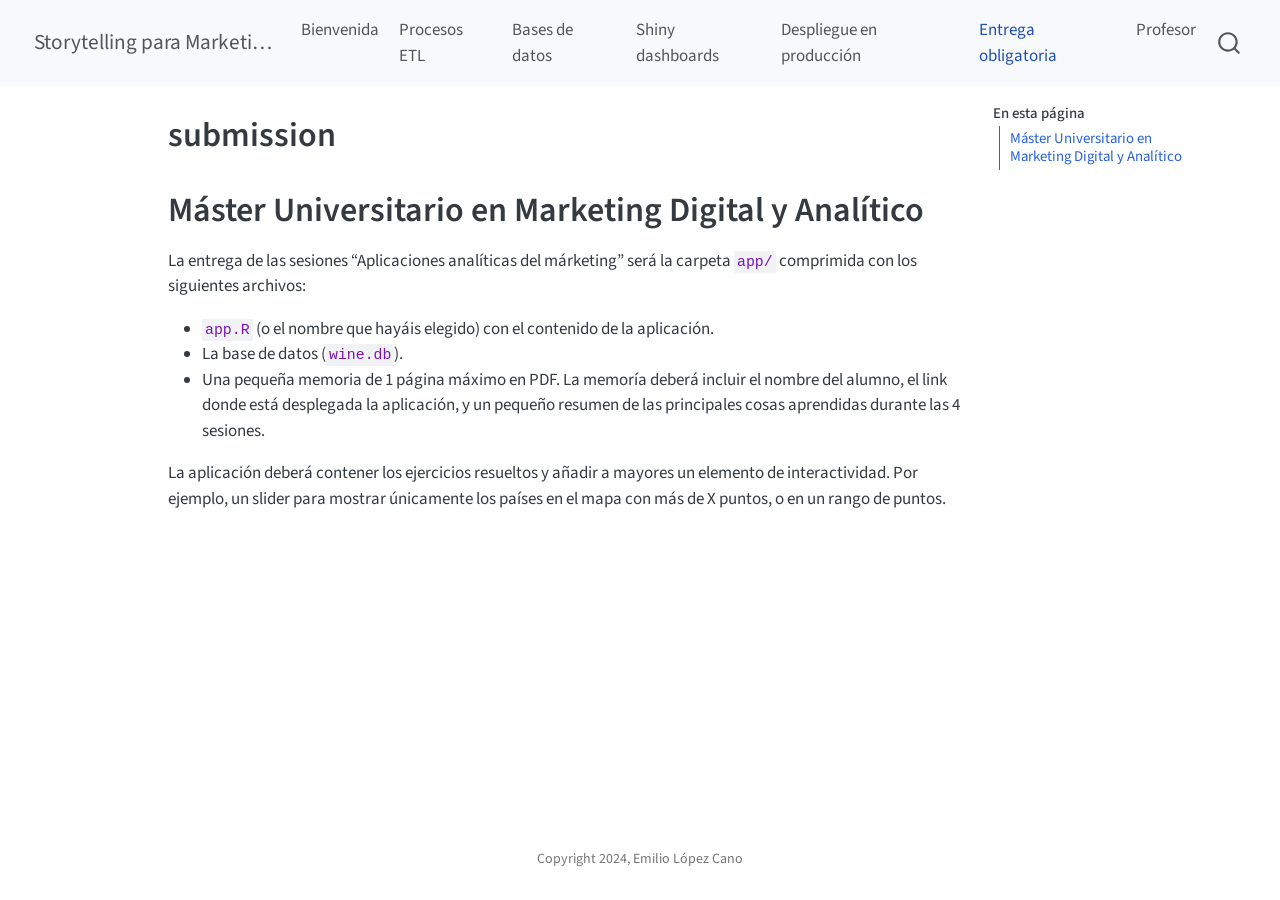
<file: submission.html>
<!DOCTYPE html>
<html xmlns="http://www.w3.org/1999/xhtml" lang="es" xml:lang="es"><head>

<meta charset="utf-8">
<meta name="generator" content="quarto-1.8.24">

<meta name="viewport" content="width=device-width, initial-scale=1.0, user-scalable=yes">


<title>submission – Storytelling para Marketing</title>
<style>
code{white-space: pre-wrap;}
span.smallcaps{font-variant: small-caps;}
div.columns{display: flex; gap: min(4vw, 1.5em);}
div.column{flex: auto; overflow-x: auto;}
div.hanging-indent{margin-left: 1.5em; text-indent: -1.5em;}
ul.task-list{list-style: none;}
ul.task-list li input[type="checkbox"] {
  width: 0.8em;
  margin: 0 0.8em 0.2em -1em; /* quarto-specific, see https://github.com/quarto-dev/quarto-cli/issues/4556 */ 
  vertical-align: middle;
}
</style>


<script src="site_libs/quarto-nav/quarto-nav.js"></script>
<script src="site_libs/quarto-nav/headroom.min.js"></script>
<script src="site_libs/clipboard/clipboard.min.js"></script>
<script src="site_libs/quarto-search/autocomplete.umd.js"></script>
<script src="site_libs/quarto-search/fuse.min.js"></script>
<script src="site_libs/quarto-search/quarto-search.js"></script>
<meta name="quarto:offset" content="./">
<script src="site_libs/quarto-html/quarto.js" type="module"></script>
<script src="site_libs/quarto-html/tabsets/tabsets.js" type="module"></script>
<script src="site_libs/quarto-html/axe/axe-check.js" type="module"></script>
<script src="site_libs/quarto-html/popper.min.js"></script>
<script src="site_libs/quarto-html/tippy.umd.min.js"></script>
<script src="site_libs/quarto-html/anchor.min.js"></script>
<link href="site_libs/quarto-html/tippy.css" rel="stylesheet">
<link href="site_libs/quarto-html/quarto-syntax-highlighting-dc55a5b9e770e841cd82e46aadbfb9b0.css" rel="stylesheet" id="quarto-text-highlighting-styles">
<script src="site_libs/bootstrap/bootstrap.min.js"></script>
<link href="site_libs/bootstrap/bootstrap-icons.css" rel="stylesheet">
<link href="site_libs/bootstrap/bootstrap-5b4ad623e5705c0698d39aec6f10cf02.min.css" rel="stylesheet" append-hash="true" id="quarto-bootstrap" data-mode="light">
<script id="quarto-search-options" type="application/json">{
  "location": "navbar",
  "copy-button": false,
  "collapse-after": 3,
  "panel-placement": "end",
  "type": "overlay",
  "limit": 50,
  "keyboard-shortcut": [
    "f",
    "/",
    "s"
  ],
  "show-item-context": false,
  "language": {
    "search-no-results-text": "No se han encontrado resultados",
    "search-matching-documents-text": "documentos encontrados",
    "search-copy-link-title": "Copiar el enlace en la búsqueda",
    "search-hide-matches-text": "Ocultar resultados adicionales",
    "search-more-match-text": "resultado adicional en este documento",
    "search-more-matches-text": "resultados adicionales en este documento",
    "search-clear-button-title": "Borrar",
    "search-text-placeholder": "",
    "search-detached-cancel-button-title": "Cancelar",
    "search-submit-button-title": "Enviar",
    "search-label": "Buscar"
  }
}</script>


<link rel="stylesheet" href="styles.css">
</head>

<body class="nav-fixed quarto-light">

<div id="quarto-search-results"></div>
  <header id="quarto-header" class="headroom fixed-top">
    <nav class="navbar navbar-expand-lg " data-bs-theme="dark">
      <div class="navbar-container container-fluid">
      <div class="navbar-brand-container mx-auto">
    <a href="./index.html" class="navbar-brand navbar-brand-logo">
    </a>
    <a class="navbar-brand" href="./index.html">
    <span class="navbar-title">Storytelling para Marketing</span>
    </a>
  </div>
            <div id="quarto-search" class="" title="Buscar"></div>
          <button class="navbar-toggler" type="button" data-bs-toggle="collapse" data-bs-target="#navbarCollapse" aria-controls="navbarCollapse" role="menu" aria-expanded="false" aria-label="Navegación de palanca" onclick="if (window.quartoToggleHeadroom) { window.quartoToggleHeadroom(); }">
  <span class="navbar-toggler-icon"></span>
</button>
          <div class="collapse navbar-collapse" id="navbarCollapse">
            <ul class="navbar-nav navbar-nav-scroll me-auto">
  <li class="nav-item">
    <a class="nav-link" href="./index.html"> 
<span class="menu-text">Bienvenida</span></a>
  </li>  
  <li class="nav-item">
    <a class="nav-link" href="./etl.html"> 
<span class="menu-text">Procesos ETL</span></a>
  </li>  
  <li class="nav-item">
    <a class="nav-link" href="./db.html"> 
<span class="menu-text">Bases de datos</span></a>
  </li>  
  <li class="nav-item">
    <a class="nav-link" href="./shiny.html"> 
<span class="menu-text">Shiny dashboards</span></a>
  </li>  
  <li class="nav-item">
    <a class="nav-link" href="./despliegue.html"> 
<span class="menu-text">Despliegue en producción</span></a>
  </li>  
  <li class="nav-item">
    <a class="nav-link active" href="./submission.html" aria-current="page"> 
<span class="menu-text">Entrega obligatoria</span></a>
  </li>  
  <li class="nav-item">
    <a class="nav-link" href="./about.html"> 
<span class="menu-text">Profesor</span></a>
  </li>  
</ul>
          </div> <!-- /navcollapse -->
            <div class="quarto-navbar-tools">
</div>
      </div> <!-- /container-fluid -->
    </nav>
</header>
<!-- content -->
<div id="quarto-content" class="quarto-container page-columns page-rows-contents page-layout-article page-navbar">
<!-- sidebar -->
<!-- margin-sidebar -->
    <div id="quarto-margin-sidebar" class="sidebar margin-sidebar">
        <nav id="TOC" role="doc-toc" class="toc-active">
    <h2 id="toc-title">En esta página</h2>
   
  <ul>
  <li><a href="#máster-universitario-en-marketing-digital-y-analítico" id="toc-máster-universitario-en-marketing-digital-y-analítico" class="nav-link active" data-scroll-target="#máster-universitario-en-marketing-digital-y-analítico">Máster Universitario en Marketing Digital y Analítico</a></li>
  </ul>
</nav>
    </div>
<!-- main -->
<main class="content" id="quarto-document-content">

<header id="title-block-header" class="quarto-title-block default">
<div class="quarto-title">
<h1 class="title">submission</h1>
</div>



<div class="quarto-title-meta">

    
  
    
  </div>
  


</header>


<section id="máster-universitario-en-marketing-digital-y-analítico" class="level1">
<h1>Máster Universitario en Marketing Digital y Analítico</h1>
<p>La entrega de las sesiones “Aplicaciones analíticas del márketing” será la carpeta <code>app/</code> comprimida con los siguientes archivos:</p>
<ul>
<li><code>app.R</code> (o el nombre que hayáis elegido) con el contenido de la aplicación.</li>
<li>La base de datos (<code>wine.db</code>).</li>
<li>Una pequeña memoria de 1 página máximo en PDF. La memoría deberá incluir el nombre del alumno, el link donde está desplegada la aplicación, y un pequeño resumen de las principales cosas aprendidas durante las 4 sesiones.</li>
</ul>
<p>La aplicación deberá contener los ejercicios resueltos y añadir a mayores un elemento de interactividad. Por ejemplo, un slider para mostrar únicamente los países en el mapa con más de X puntos, o en un rango de puntos.</p>


</section>

</main> <!-- /main -->
<script id="quarto-html-after-body" type="application/javascript">
  window.document.addEventListener("DOMContentLoaded", function (event) {
    const icon = "";
    const anchorJS = new window.AnchorJS();
    anchorJS.options = {
      placement: 'right',
      icon: icon
    };
    anchorJS.add('.anchored');
    const isCodeAnnotation = (el) => {
      for (const clz of el.classList) {
        if (clz.startsWith('code-annotation-')) {                     
          return true;
        }
      }
      return false;
    }
    const onCopySuccess = function(e) {
      // button target
      const button = e.trigger;
      // don't keep focus
      button.blur();
      // flash "checked"
      button.classList.add('code-copy-button-checked');
      var currentTitle = button.getAttribute("title");
      button.setAttribute("title", "Copiado");
      let tooltip;
      if (window.bootstrap) {
        button.setAttribute("data-bs-toggle", "tooltip");
        button.setAttribute("data-bs-placement", "left");
        button.setAttribute("data-bs-title", "Copiado");
        tooltip = new bootstrap.Tooltip(button, 
          { trigger: "manual", 
            customClass: "code-copy-button-tooltip",
            offset: [0, -8]});
        tooltip.show();    
      }
      setTimeout(function() {
        if (tooltip) {
          tooltip.hide();
          button.removeAttribute("data-bs-title");
          button.removeAttribute("data-bs-toggle");
          button.removeAttribute("data-bs-placement");
        }
        button.setAttribute("title", currentTitle);
        button.classList.remove('code-copy-button-checked');
      }, 1000);
      // clear code selection
      e.clearSelection();
    }
    const getTextToCopy = function(trigger) {
      const outerScaffold = trigger.parentElement.cloneNode(true);
      const codeEl = outerScaffold.querySelector('code');
      for (const childEl of codeEl.children) {
        if (isCodeAnnotation(childEl)) {
          childEl.remove();
        }
      }
      return codeEl.innerText;
    }
    const clipboard = new window.ClipboardJS('.code-copy-button:not([data-in-quarto-modal])', {
      text: getTextToCopy
    });
    clipboard.on('success', onCopySuccess);
    if (window.document.getElementById('quarto-embedded-source-code-modal')) {
      const clipboardModal = new window.ClipboardJS('.code-copy-button[data-in-quarto-modal]', {
        text: getTextToCopy,
        container: window.document.getElementById('quarto-embedded-source-code-modal')
      });
      clipboardModal.on('success', onCopySuccess);
    }
      var localhostRegex = new RegExp(/^(?:http|https):\/\/localhost\:?[0-9]*\//);
      var mailtoRegex = new RegExp(/^mailto:/);
        var filterRegex = new RegExp("https:\/\/URJCDSLab\.github\.io\/storytelling_umu\/");
      var isInternal = (href) => {
          return filterRegex.test(href) || localhostRegex.test(href) || mailtoRegex.test(href);
      }
      // Inspect non-navigation links and adorn them if external
     var links = window.document.querySelectorAll('a[href]:not(.nav-link):not(.navbar-brand):not(.toc-action):not(.sidebar-link):not(.sidebar-item-toggle):not(.pagination-link):not(.no-external):not([aria-hidden]):not(.dropdown-item):not(.quarto-navigation-tool):not(.about-link)');
      for (var i=0; i<links.length; i++) {
        const link = links[i];
        if (!isInternal(link.href)) {
          // undo the damage that might have been done by quarto-nav.js in the case of
          // links that we want to consider external
          if (link.dataset.originalHref !== undefined) {
            link.href = link.dataset.originalHref;
          }
        }
      }
    function tippyHover(el, contentFn, onTriggerFn, onUntriggerFn) {
      const config = {
        allowHTML: true,
        maxWidth: 500,
        delay: 100,
        arrow: false,
        appendTo: function(el) {
            return el.parentElement;
        },
        interactive: true,
        interactiveBorder: 10,
        theme: 'quarto',
        placement: 'bottom-start',
      };
      if (contentFn) {
        config.content = contentFn;
      }
      if (onTriggerFn) {
        config.onTrigger = onTriggerFn;
      }
      if (onUntriggerFn) {
        config.onUntrigger = onUntriggerFn;
      }
      window.tippy(el, config); 
    }
    const noterefs = window.document.querySelectorAll('a[role="doc-noteref"]');
    for (var i=0; i<noterefs.length; i++) {
      const ref = noterefs[i];
      tippyHover(ref, function() {
        // use id or data attribute instead here
        let href = ref.getAttribute('data-footnote-href') || ref.getAttribute('href');
        try { href = new URL(href).hash; } catch {}
        const id = href.replace(/^#\/?/, "");
        const note = window.document.getElementById(id);
        if (note) {
          return note.innerHTML;
        } else {
          return "";
        }
      });
    }
    const xrefs = window.document.querySelectorAll('a.quarto-xref');
    const processXRef = (id, note) => {
      // Strip column container classes
      const stripColumnClz = (el) => {
        el.classList.remove("page-full", "page-columns");
        if (el.children) {
          for (const child of el.children) {
            stripColumnClz(child);
          }
        }
      }
      stripColumnClz(note)
      if (id === null || id.startsWith('sec-')) {
        // Special case sections, only their first couple elements
        const container = document.createElement("div");
        if (note.children && note.children.length > 2) {
          container.appendChild(note.children[0].cloneNode(true));
          for (let i = 1; i < note.children.length; i++) {
            const child = note.children[i];
            if (child.tagName === "P" && child.innerText === "") {
              continue;
            } else {
              container.appendChild(child.cloneNode(true));
              break;
            }
          }
          if (window.Quarto?.typesetMath) {
            window.Quarto.typesetMath(container);
          }
          return container.innerHTML
        } else {
          if (window.Quarto?.typesetMath) {
            window.Quarto.typesetMath(note);
          }
          return note.innerHTML;
        }
      } else {
        // Remove any anchor links if they are present
        const anchorLink = note.querySelector('a.anchorjs-link');
        if (anchorLink) {
          anchorLink.remove();
        }
        if (window.Quarto?.typesetMath) {
          window.Quarto.typesetMath(note);
        }
        if (note.classList.contains("callout")) {
          return note.outerHTML;
        } else {
          return note.innerHTML;
        }
      }
    }
    for (var i=0; i<xrefs.length; i++) {
      const xref = xrefs[i];
      tippyHover(xref, undefined, function(instance) {
        instance.disable();
        let url = xref.getAttribute('href');
        let hash = undefined; 
        if (url.startsWith('#')) {
          hash = url;
        } else {
          try { hash = new URL(url).hash; } catch {}
        }
        if (hash) {
          const id = hash.replace(/^#\/?/, "");
          const note = window.document.getElementById(id);
          if (note !== null) {
            try {
              const html = processXRef(id, note.cloneNode(true));
              instance.setContent(html);
            } finally {
              instance.enable();
              instance.show();
            }
          } else {
            // See if we can fetch this
            fetch(url.split('#')[0])
            .then(res => res.text())
            .then(html => {
              const parser = new DOMParser();
              const htmlDoc = parser.parseFromString(html, "text/html");
              const note = htmlDoc.getElementById(id);
              if (note !== null) {
                const html = processXRef(id, note);
                instance.setContent(html);
              } 
            }).finally(() => {
              instance.enable();
              instance.show();
            });
          }
        } else {
          // See if we can fetch a full url (with no hash to target)
          // This is a special case and we should probably do some content thinning / targeting
          fetch(url)
          .then(res => res.text())
          .then(html => {
            const parser = new DOMParser();
            const htmlDoc = parser.parseFromString(html, "text/html");
            const note = htmlDoc.querySelector('main.content');
            if (note !== null) {
              // This should only happen for chapter cross references
              // (since there is no id in the URL)
              // remove the first header
              if (note.children.length > 0 && note.children[0].tagName === "HEADER") {
                note.children[0].remove();
              }
              const html = processXRef(null, note);
              instance.setContent(html);
            } 
          }).finally(() => {
            instance.enable();
            instance.show();
          });
        }
      }, function(instance) {
      });
    }
        let selectedAnnoteEl;
        const selectorForAnnotation = ( cell, annotation) => {
          let cellAttr = 'data-code-cell="' + cell + '"';
          let lineAttr = 'data-code-annotation="' +  annotation + '"';
          const selector = 'span[' + cellAttr + '][' + lineAttr + ']';
          return selector;
        }
        const selectCodeLines = (annoteEl) => {
          const doc = window.document;
          const targetCell = annoteEl.getAttribute("data-target-cell");
          const targetAnnotation = annoteEl.getAttribute("data-target-annotation");
          const annoteSpan = window.document.querySelector(selectorForAnnotation(targetCell, targetAnnotation));
          const lines = annoteSpan.getAttribute("data-code-lines").split(",");
          const lineIds = lines.map((line) => {
            return targetCell + "-" + line;
          })
          let top = null;
          let height = null;
          let parent = null;
          if (lineIds.length > 0) {
              //compute the position of the single el (top and bottom and make a div)
              const el = window.document.getElementById(lineIds[0]);
              top = el.offsetTop;
              height = el.offsetHeight;
              parent = el.parentElement.parentElement;
            if (lineIds.length > 1) {
              const lastEl = window.document.getElementById(lineIds[lineIds.length - 1]);
              const bottom = lastEl.offsetTop + lastEl.offsetHeight;
              height = bottom - top;
            }
            if (top !== null && height !== null && parent !== null) {
              // cook up a div (if necessary) and position it 
              let div = window.document.getElementById("code-annotation-line-highlight");
              if (div === null) {
                div = window.document.createElement("div");
                div.setAttribute("id", "code-annotation-line-highlight");
                div.style.position = 'absolute';
                parent.appendChild(div);
              }
              div.style.top = top - 2 + "px";
              div.style.height = height + 4 + "px";
              div.style.left = 0;
              let gutterDiv = window.document.getElementById("code-annotation-line-highlight-gutter");
              if (gutterDiv === null) {
                gutterDiv = window.document.createElement("div");
                gutterDiv.setAttribute("id", "code-annotation-line-highlight-gutter");
                gutterDiv.style.position = 'absolute';
                const codeCell = window.document.getElementById(targetCell);
                const gutter = codeCell.querySelector('.code-annotation-gutter');
                gutter.appendChild(gutterDiv);
              }
              gutterDiv.style.top = top - 2 + "px";
              gutterDiv.style.height = height + 4 + "px";
            }
            selectedAnnoteEl = annoteEl;
          }
        };
        const unselectCodeLines = () => {
          const elementsIds = ["code-annotation-line-highlight", "code-annotation-line-highlight-gutter"];
          elementsIds.forEach((elId) => {
            const div = window.document.getElementById(elId);
            if (div) {
              div.remove();
            }
          });
          selectedAnnoteEl = undefined;
        };
          // Handle positioning of the toggle
      window.addEventListener(
        "resize",
        throttle(() => {
          elRect = undefined;
          if (selectedAnnoteEl) {
            selectCodeLines(selectedAnnoteEl);
          }
        }, 10)
      );
      function throttle(fn, ms) {
      let throttle = false;
      let timer;
        return (...args) => {
          if(!throttle) { // first call gets through
              fn.apply(this, args);
              throttle = true;
          } else { // all the others get throttled
              if(timer) clearTimeout(timer); // cancel #2
              timer = setTimeout(() => {
                fn.apply(this, args);
                timer = throttle = false;
              }, ms);
          }
        };
      }
        // Attach click handler to the DT
        const annoteDls = window.document.querySelectorAll('dt[data-target-cell]');
        for (const annoteDlNode of annoteDls) {
          annoteDlNode.addEventListener('click', (event) => {
            const clickedEl = event.target;
            if (clickedEl !== selectedAnnoteEl) {
              unselectCodeLines();
              const activeEl = window.document.querySelector('dt[data-target-cell].code-annotation-active');
              if (activeEl) {
                activeEl.classList.remove('code-annotation-active');
              }
              selectCodeLines(clickedEl);
              clickedEl.classList.add('code-annotation-active');
            } else {
              // Unselect the line
              unselectCodeLines();
              clickedEl.classList.remove('code-annotation-active');
            }
          });
        }
    const findCites = (el) => {
      const parentEl = el.parentElement;
      if (parentEl) {
        const cites = parentEl.dataset.cites;
        if (cites) {
          return {
            el,
            cites: cites.split(' ')
          };
        } else {
          return findCites(el.parentElement)
        }
      } else {
        return undefined;
      }
    };
    var bibliorefs = window.document.querySelectorAll('a[role="doc-biblioref"]');
    for (var i=0; i<bibliorefs.length; i++) {
      const ref = bibliorefs[i];
      const citeInfo = findCites(ref);
      if (citeInfo) {
        tippyHover(citeInfo.el, function() {
          var popup = window.document.createElement('div');
          citeInfo.cites.forEach(function(cite) {
            var citeDiv = window.document.createElement('div');
            citeDiv.classList.add('hanging-indent');
            citeDiv.classList.add('csl-entry');
            var biblioDiv = window.document.getElementById('ref-' + cite);
            if (biblioDiv) {
              citeDiv.innerHTML = biblioDiv.innerHTML;
            }
            popup.appendChild(citeDiv);
          });
          return popup.innerHTML;
        });
      }
    }
  });
  </script>
</div> <!-- /content -->
<footer class="footer">
  <div class="nav-footer">
    <div class="nav-footer-left">
      &nbsp;
    </div>   
    <div class="nav-footer-center">
<p>Copyright 2024, Emilio López Cano</p>
</div>
    <div class="nav-footer-right">
      &nbsp;
    </div>
  </div>
</footer>




</body></html>
</file>
<file: site_libs/quarto-html/tippy.css>
.tippy-box[data-animation=fade][data-state=hidden]{opacity:0}[data-tippy-root]{max-width:calc(100vw - 10px)}.tippy-box{position:relative;background-color:#333;color:#fff;border-radius:4px;font-size:14px;line-height:1.4;white-space:normal;outline:0;transition-property:transform,visibility,opacity}.tippy-box[data-placement^=top]>.tippy-arrow{bottom:0}.tippy-box[data-placement^=top]>.tippy-arrow:before{bottom:-7px;left:0;border-width:8px 8px 0;border-top-color:initial;transform-origin:center top}.tippy-box[data-placement^=bottom]>.tippy-arrow{top:0}.tippy-box[data-placement^=bottom]>.tippy-arrow:before{top:-7px;left:0;border-width:0 8px 8px;border-bottom-color:initial;transform-origin:center bottom}.tippy-box[data-placement^=left]>.tippy-arrow{right:0}.tippy-box[data-placement^=left]>.tippy-arrow:before{border-width:8px 0 8px 8px;border-left-color:initial;right:-7px;transform-origin:center left}.tippy-box[data-placement^=right]>.tippy-arrow{left:0}.tippy-box[data-placement^=right]>.tippy-arrow:before{left:-7px;border-width:8px 8px 8px 0;border-right-color:initial;transform-origin:center right}.tippy-box[data-inertia][data-state=visible]{transition-timing-function:cubic-bezier(.54,1.5,.38,1.11)}.tippy-arrow{width:16px;height:16px;color:#333}.tippy-arrow:before{content:"";position:absolute;border-color:transparent;border-style:solid}.tippy-content{position:relative;padding:5px 9px;z-index:1}
</file>
<file: site_libs/quarto-html/quarto-syntax-highlighting-dc55a5b9e770e841cd82e46aadbfb9b0.css>
/* quarto syntax highlight colors */
:root {
  --quarto-hl-ot-color: #003B4F;
  --quarto-hl-at-color: #657422;
  --quarto-hl-ss-color: #20794D;
  --quarto-hl-an-color: #5E5E5E;
  --quarto-hl-fu-color: #4758AB;
  --quarto-hl-st-color: #20794D;
  --quarto-hl-cf-color: #003B4F;
  --quarto-hl-op-color: #5E5E5E;
  --quarto-hl-er-color: #AD0000;
  --quarto-hl-bn-color: #AD0000;
  --quarto-hl-al-color: #AD0000;
  --quarto-hl-va-color: #111111;
  --quarto-hl-bu-color: inherit;
  --quarto-hl-ex-color: inherit;
  --quarto-hl-pp-color: #AD0000;
  --quarto-hl-in-color: #5E5E5E;
  --quarto-hl-vs-color: #20794D;
  --quarto-hl-wa-color: #5E5E5E;
  --quarto-hl-do-color: #5E5E5E;
  --quarto-hl-im-color: #00769E;
  --quarto-hl-ch-color: #20794D;
  --quarto-hl-dt-color: #AD0000;
  --quarto-hl-fl-color: #AD0000;
  --quarto-hl-co-color: #5E5E5E;
  --quarto-hl-cv-color: #5E5E5E;
  --quarto-hl-cn-color: #8f5902;
  --quarto-hl-sc-color: #5E5E5E;
  --quarto-hl-dv-color: #AD0000;
  --quarto-hl-kw-color: #003B4F;
}

/* other quarto variables */
:root {
  --quarto-font-monospace: SFMono-Regular, Menlo, Monaco, Consolas, "Liberation Mono", "Courier New", monospace;
}

/* syntax highlight based on Pandoc's rules */
pre > code.sourceCode > span {
  color: #003B4F;
}

code.sourceCode > span {
  color: #003B4F;
}

div.sourceCode,
div.sourceCode pre.sourceCode {
  color: #003B4F;
}

/* Normal */
code span {
  color: #003B4F;
}

/* Alert */
code span.al {
  color: #AD0000;
  font-style: inherit;
}

/* Annotation */
code span.an {
  color: #5E5E5E;
  font-style: inherit;
}

/* Attribute */
code span.at {
  color: #657422;
  font-style: inherit;
}

/* BaseN */
code span.bn {
  color: #AD0000;
  font-style: inherit;
}

/* BuiltIn */
code span.bu {
  font-style: inherit;
}

/* ControlFlow */
code span.cf {
  color: #003B4F;
  font-weight: bold;
  font-style: inherit;
}

/* Char */
code span.ch {
  color: #20794D;
  font-style: inherit;
}

/* Constant */
code span.cn {
  color: #8f5902;
  font-style: inherit;
}

/* Comment */
code span.co {
  color: #5E5E5E;
  font-style: inherit;
}

/* CommentVar */
code span.cv {
  color: #5E5E5E;
  font-style: italic;
}

/* Documentation */
code span.do {
  color: #5E5E5E;
  font-style: italic;
}

/* DataType */
code span.dt {
  color: #AD0000;
  font-style: inherit;
}

/* DecVal */
code span.dv {
  color: #AD0000;
  font-style: inherit;
}

/* Error */
code span.er {
  color: #AD0000;
  font-style: inherit;
}

/* Extension */
code span.ex {
  font-style: inherit;
}

/* Float */
code span.fl {
  color: #AD0000;
  font-style: inherit;
}

/* Function */
code span.fu {
  color: #4758AB;
  font-style: inherit;
}

/* Import */
code span.im {
  color: #00769E;
  font-style: inherit;
}

/* Information */
code span.in {
  color: #5E5E5E;
  font-style: inherit;
}

/* Keyword */
code span.kw {
  color: #003B4F;
  font-weight: bold;
  font-style: inherit;
}

/* Operator */
code span.op {
  color: #5E5E5E;
  font-style: inherit;
}

/* Other */
code span.ot {
  color: #003B4F;
  font-style: inherit;
}

/* Preprocessor */
code span.pp {
  color: #AD0000;
  font-style: inherit;
}

/* SpecialChar */
code span.sc {
  color: #5E5E5E;
  font-style: inherit;
}

/* SpecialString */
code span.ss {
  color: #20794D;
  font-style: inherit;
}

/* String */
code span.st {
  color: #20794D;
  font-style: inherit;
}

/* Variable */
code span.va {
  color: #111111;
  font-style: inherit;
}

/* VerbatimString */
code span.vs {
  color: #20794D;
  font-style: inherit;
}

/* Warning */
code span.wa {
  color: #5E5E5E;
  font-style: italic;
}

.prevent-inlining {
  content: "</";
}

/*# sourceMappingURL=21f0b8dca5c347bd0a806dc2ce2adfe3.css.map */
</file>
<file: styles.css>
/* css styles */

/* Diff-style line highlighting for incremental code blocks */
.hl-add {
  display: block;
  background-color: rgba(0, 200, 80, 0.15);
  border-left: 3px solid #28a745;
  margin-left: -1em;
  padding-left: calc(1em - 3px);
}
</file>
